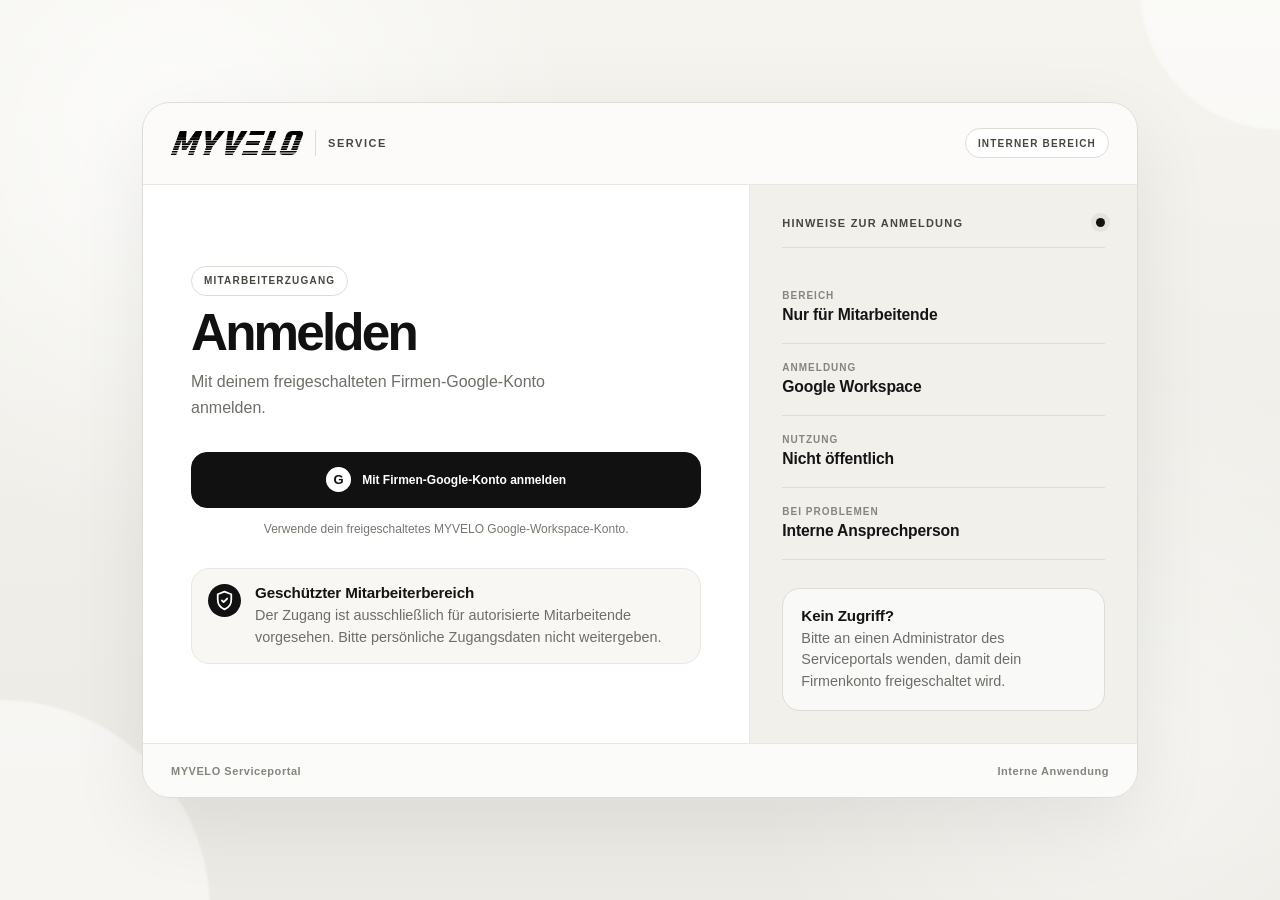
<file: index.html>
<!doctype html>
<html lang="de" class="auth-pending employee-booting">
<head>
  <meta charset="utf-8">
  <meta name="viewport" content="width=device-width, initial-scale=1, viewport-fit=cover">
    <meta http-equiv="Content-Security-Policy" content="default-src 'self'; script-src 'self'; style-src 'self' 'unsafe-inline'; img-src 'self' data: blob: https://*.googleusercontent.com; connect-src 'self' https://myvelo-service.red-dawn-bec6.workers.dev https://*.myvelo.de; object-src 'none'; base-uri 'self'; form-action 'self'; frame-src 'none'; worker-src 'self' blob:; upgrade-insecure-requests">
  <meta name="referrer" content="no-referrer">
<title>MYVELO Service · Servicevorgänge</title>
  <link rel="icon" href="assets/brand/favicon.png?v=7.15.34" type="image/png">
<link rel="stylesheet" href="assets/css/app.css?v=7.15.24">
  <link rel="stylesheet" href="assets/css/employee-apple.css?v=7.15.51">
  <script src="assets/js/auth-guard-oauth.js?v=7.15.44"></script>
  <script src="assets/js/security-bootstrap.js?v=7.10.6"></script>
  <script src="portal-config.js?v=7.15.1"></script>
  <script src="assets/js/employee-preferences.js?v=7.15.39"></script>
</head>
<body class="flow-employee">

  <div class="flow-shell">
    <aside class="flow-sidebar" id="flowSidebar">
      <div class="flow-brand">
        <img class="brand-logo-image brand-logo-image--sidebar" src="assets/brand/myvelo-logo.png?v=7.0" width="118" height="22" alt="MYVELO" data-hide-on-error>
        <span class="flow-brand-sub">SERVICE</span>
      </div>

      <nav class="flow-nav">
        <div class="flow-nav-group">
          <div class="flow-nav-item flow-nav-item--parent">
            <span class="flow-nav-dot"></span>
            <span>Vorgänge</span>
          </div>
          <div class="flow-nav-sub">
            <button class="flow-nav-subitem is-active" data-work-view="active" type="button">
              <span>Aktiv</span>
              <small id="sidebar-active-count">0</small>
            </button>
            <button class="flow-nav-subitem" data-work-view="archive" type="button">
              <span>Archiv</span>
              <small id="sidebar-archive-count">0</small>
            </button>
          </div>
        </div>
        <button class="flow-nav-item" id="sidebarNewCase" type="button">
          <span class="flow-nav-plus" aria-hidden="true"></span>
          <span>Neu</span>
        </button>
      </nav>

      <div class="flow-sidebar-spacer"></div>

      <a class="flow-nav-item" href="users.html" data-admin-only hidden>
        <span class="flow-nav-users" aria-hidden="true"><svg viewBox="0 0 24 24"><path d="M9 11a4 4 0 1 0 0-8 4 4 0 0 0 0 8ZM3 21v-2.2A4.8 4.8 0 0 1 7.8 14h2.4a4.8 4.8 0 0 1 4.8 4.8V21M17 9a3 3 0 1 0 0-6M17 14h.8a4.2 4.2 0 0 1 4.2 4.2V21"/></svg></span>
        <span>Benutzer</span>
      </a>
      <a class="flow-nav-item" href="profile.html">
        <span class="flow-nav-person" aria-hidden="true" data-current-user-initials>MA</span>
        <span data-current-user-name>Mitarbeiter</span>
      </a>
      <button class="flow-nav-item" id="logout-button" type="button">
        <span class="flow-nav-dot flow-nav-dot--muted"></span>
        <span>Abmelden</span>
      </button>
    </aside>

    <div class="flow-main">
      <header class="flow-topbar">
        <div class="flow-topbar-left">
          <button class="flow-burger" id="mobileMenuButton" type="button" aria-label="Menü">
            <span></span><span></span><span></span>
          </button>
          <div>
            <strong>Übersicht</strong>
          </div>
        </div>

        <div class="flow-global-search" id="global-case-search" role="search">
          <div class="flow-global-search__field">
            <svg viewBox="0 0 20 20" aria-hidden="true" focusable="false"><circle cx="8.5" cy="8.5" r="5.25"></circle><path d="m12.4 12.4 4.1 4.1"></path></svg>
            <input id="global-case-search-input" type="text" autocomplete="off" spellcheck="false" placeholder="Vorgänge durchsuchen …" aria-label="Vorgänge global durchsuchen" aria-controls="global-case-search-results" aria-expanded="false">
            <span class="flow-global-search__shortcut" id="global-case-search-shortcut" aria-hidden="true">⌘ K</span>
            <button class="flow-global-search__clear" id="global-case-search-clear" type="button" aria-label="Suche löschen" hidden>
              <svg viewBox="0 0 20 20" aria-hidden="true" focusable="false"><path d="M5.25 5.25 14.75 14.75M14.75 5.25 5.25 14.75"></path></svg>
            </button>
          </div>
          <div class="flow-global-search__popover" id="global-case-search-results" hidden>
            <div class="flow-global-search__state" id="global-case-search-state">Mindestens 2 Zeichen eingeben.</div>
            <div class="flow-global-search__list" id="global-case-search-list"></div>
            <div class="flow-global-search__footer" id="global-case-search-footer" hidden></div>
          </div>
        </div>

        <div class="flow-topbar-actions">
          <button class="flow-action secondary" id="reload" type="button">Aktualisieren</button>
          <button class="flow-action primary" id="newCaseButton" type="button">＋ Neuer Fall</button>
        </div>
      </header>

      <main class="flow-workspace">
        <section class="flow-data-surface is-loading" id="employee-data-surface" aria-label="Servicevorgänge">
          <div class="employee-dashboard-loader" id="employee-dashboard-loader" role="status" aria-live="polite">
            <div class="employee-dashboard-loader__inner">
              <span class="employee-dashboard-loader__mark" aria-hidden="true"></span>
              <div>
                <strong>Vorgänge werden geladen</strong>
                <span>Die aktuelle Übersicht wird synchronisiert.</span>
              </div>
            </div>
          </div>

          <div class="flow-dashboard-sentinel" id="dashboard-filter-sentinel" aria-hidden="true"></div>

          <section class="flow-dashboard-section" aria-label="Arbeitsstatus">
            <div class="flow-section-heading">
              <div>
                <strong>Arbeitsstatus</strong>
                <span>Vorgänge nach aktuellem Bearbeitungsstand filtern</span>
              </div>
            </div>

            <section class="flow-dashboard" id="active-dashboard" aria-label="Statusfilter">
            <button class="flow-dashboard-card is-active" type="button" data-status-filter="all">
              <span>Aktiv gesamt</span>
              <strong id="stat-total">0</strong>
              <small>Alle offenen Vorgänge</small>
            </button>

            <button class="flow-dashboard-card status-waiting" type="button" data-status-filter="waiting_customer">
              <span>Kundenfreigabe</span>
              <strong id="stat-waiting">0</strong>
              <small>Wartet auf Bestätigung</small>
            </button>

            <button class="flow-dashboard-card status-confirmed" type="button" data-status-filter="customer_confirmed">
              <span>Bestätigt</span>
              <strong id="stat-confirmed">0</strong>
              <small>Interner Status offen</small>
            </button>

            <button class="flow-dashboard-card status-arrived" type="button" data-status-filter="arrived">
              <span>Eingang</span>
              <strong id="stat-arrived">0</strong>
              <small>Bei MYVELO angekommen</small>
            </button>

            <button class="flow-dashboard-card status-progress" type="button" data-status-filter="in_progress">
              <span>Werkstatt</span>
              <strong id="stat-progress">0</strong>
              <small>Aktuell in Bearbeitung</small>
            </button>
            </section>
          </section>

          <section class="flow-panel flow-case-panel">
            <div class="flow-panel-head">
              <div>
                <strong>Vorgänge</strong>
                <span id="case-list-subtitle">Aktive Servicevorgänge</span>
              </div>
              <span class="flow-panel-head__hint">Zum Öffnen auswählen</span>
            </div>

            <div class="flow-case-table-head" aria-hidden="true">
              <span>Kunde / Referenz</span>
              <span>Vorgang</span>
              <span>Artikel</span>
              <span>Status</span>
              <span></span>
            </div>
            <div class="flow-case-list" id="case-rows"></div>

            <nav class="flow-pagination" id="case-pagination" aria-label="Seitennavigation der Vorgänge">
              <div class="flow-pagination__meta">
                <strong id="case-page-state">Seite 1 von 1</strong>
                <span id="case-page-count">0 Vorgänge · maximal 15 pro Seite</span>
              </div>
              <div class="flow-pagination__controls">
                <button class="flow-pagination__arrow" id="case-page-prev" type="button" aria-label="Vorherige Seite" disabled>
                  <svg viewBox="0 0 20 20" aria-hidden="true" focusable="false"><path d="M12.75 4.75 7.5 10l5.25 5.25"/></svg>
                </button>
                <div class="flow-pagination__pages" id="case-page-buttons" aria-label="Seiten"></div>
                <button class="flow-pagination__arrow" id="case-page-next" type="button" aria-label="Nächste Seite" disabled>
                  <svg viewBox="0 0 20 20" aria-hidden="true" focusable="false"><path d="M7.25 4.75 12.5 10l-5.25 5.25"/></svg>
                </button>
              </div>
            </nav>
          </section>

          <div class="flow-dashboard-morph-compensator" id="dashboard-morph-compensator" aria-hidden="true"></div>
        </section>
      </main>
    </div>
  </div>

  <div class="flow-backdrop" id="flowBackdrop"></div>

  <dialog class="flow-dialog" id="newCaseDialog">
    <form id="create-form">
      <div class="flow-dialog-head">
        <div>
          <span>Neuer Servicevorgang</span>
          <strong>Art auswählen und anlegen</strong>
        </div>
        <button class="flow-close" id="closeDialogButton" type="button" aria-label="Dialog schließen"><svg class="flow-ui-icon" viewBox="0 0 20 20" aria-hidden="true"><path d="M5.25 5.25 14.75 14.75M14.75 5.25 5.25 14.75"/></svg></button>
      </div>

      <div class="flow-create-layout">
        <fieldset class="flow-case-type-picker" id="create-case-type-picker">
          <legend>Worum geht es? *</legend>
          <div class="flow-case-type-grid">
            <label class="flow-case-type-option">
              <input type="radio" name="case_type" value="return" required>
              <span><strong>Rückgabe</strong><small>Artikel wird zurückgegeben</small></span>
            </label>
            <label class="flow-case-type-option">
              <input type="radio" name="case_type" value="exchange" required>
              <span><strong>Tausch</strong><small>Austausch eines Artikels</small></span>
            </label>
            <label class="flow-case-type-option">
              <input type="radio" name="case_type" value="repair" required>
              <span><strong>Reparatur</strong><small>Reparaturauftrag bearbeiten</small></span>
            </label>
            <label class="flow-case-type-option">
              <input type="radio" name="case_type" value="warranty" required>
              <span><strong>Garantiefall</strong><small>Garantieprüfung und Service</small></span>
            </label>
          </div>
        </fieldset>

        <div class="flow-create-pair">
          <label class="flow-shopify-reference-field">
            <span>Shopify-Auftragsnummer *</span>
            <input name="shopify_ref" required placeholder="#4832" autocomplete="off">
            <small>Die Shopify-Auftragsnummer ist die reguläre Referenz im Serviceportal.</small>
          </label>

          <label>
            <span>Kundenname *</span>
            <input name="customer_name" required placeholder="Vor- und Nachname">
          </label>
        </div>

        <label class="flow-internal-reference-exception" id="internal-reference-exception">
          <input type="checkbox" name="use_internal_reference" value="1">
          <span class="flow-internal-reference-exception__check" aria-hidden="true"></span>
          <span>
            <strong>Keine Shopify-Auftragsnummer vorhanden</strong>
            <small>Nur für Ausnahmefälle. Dann wird die interne Service-Referenz als Ersatz verwendet.</small>
          </span>
        </label>

<div class="flow-create-pair">
          <label>
            <span>Gegenstand</span>
            <select name="item_type" id="create-item-type">
              <option value="bike">Fahrrad</option>
              <option value="battery">Akku</option>
            </select>
          </label>

          <label class="flow-model-quick-field">
            <span id="create-model-label">Modell</span>
            <input type="hidden" name="bike_model">
            <button id="create-model-trigger" class="flow-model-trigger" type="button">
              <span class="flow-model-trigger__value">Modell auswählen</span>
              <svg class="flow-ui-icon flow-model-trigger__arrow" viewBox="0 0 20 20" aria-hidden="true"><path d="M7.25 4.75 12.5 10l-5.25 5.25"/></svg>
            </button>
          </label>
        </div>

        <label class="flow-block-field">
          <span id="create-case-subject-label">Betreff</span>
          <input name="case_subject" id="create-case-subject" maxlength="180" placeholder="Kurzbeschreibung">
        </label>

        <div class="flow-create-pair flow-create-pair--switches">
          <label class="flow-inline-control flow-inline-control--switch">
            <span>
              <strong>Ladegerät</strong>
              <small>mitgeben</small>
            </span>
            <span class="flow-switch">
              <input type="checkbox" name="required_charger">
              <span class="flow-switch__track">
                <span class="flow-switch__thumb"></span>
              </span>
            </span>
          </label>

          <label class="flow-inline-control flow-inline-control--switch">
            <span>
              <strong>Schlüssel</strong>
              <small>mitgeben</small>
            </span>
            <span class="flow-switch">
              <input type="checkbox" name="required_keys">
              <span class="flow-switch__track">
                <span class="flow-switch__thumb"></span>
              </span>
            </span>
          </label>
        </div>
      </div>

      <details class="flow-details">
        <summary>Weitere Angaben <span>optional</span></summary>
        <div class="flow-details-body">
          <div class="flow-create-grid">
<label>
              <span>Farbe</span>
              <input name="bike_color">
            </label>
            <label id="create-service-choice-field" class="hidden">
              <span id="create-service-choice-label">Zusatzleistung</span>
              <select name="service_choice" id="create-service-choice">
                <option value="">Keine Vorauswahl</option>
                <option value="none">Keine Zusatzleistung</option>
                <option value="inspection">Inspektion</option>
                <option value="inspection_wear">Inspektion + Verschleißteile</option>
              </select>
            </label>
            <div class="flow-price-settings span-2 hidden" id="create-price-settings">
              <label>
                <span>Preis im Kundenportal</span>
                <select name="service_price_mode" id="create-service-price-mode">
                  <option value="hidden">Keinen Preis anzeigen</option>
                  <option value="known">Bekannten Preis anzeigen</option>
                </select>
              </label>
              <label class="hidden" id="create-service-price-amount-field">
                <span>Bekannter Preis in €</span>
                <input name="service_price_eur" inputmode="decimal" pattern="[0-9]+([,.][0-9]{1,2})?" placeholder="0,00">
              </label>
            </div>
            <label class="span-2">
              <span>Hinweis an uns</span>
              <textarea name="customer_note" maxlength="180"></textarea>
            </label>
            
          </div>
        </div>
      </details>

      <div class="flow-dialog-actions">
        <button class="flow-action secondary" id="cancelDialogButton" type="button">Abbrechen</button>
        <button class="flow-action primary" type="submit">Kundenlink erstellen</button>
      </div>
    </form>
  </dialog>

  <dialog class="flow-dialog flow-dialog--access" id="linkDialog">
    <div class="flow-dialog-head">
      <div>
        <span>Fertig</span>
        <strong>Kundenzugang erstellt</strong>
      </div>
      <button class="flow-close" id="closeCreatedLinkDialog" type="button" aria-label="Dialog schließen"><svg class="flow-ui-icon" viewBox="0 0 20 20" aria-hidden="true"><path d="M5.25 5.25 14.75 14.75M14.75 5.25 5.25 14.75"/></svg></button>
    </div>
    <div class="flow-access-dialog-body">
      <label>
        <span>Kundenlink</span>
        <input class="flow-copy-input" id="createdLink" readonly>
      </label>
      <div class="flow-access-code-row">
        <span>Verifizierungscode</span>
        <strong id="createdVerificationCode">••••••</strong>
      </div>
      <p>Link und Code getrennt an den Kunden weitergeben. Der Link allein reicht nicht zur Anmeldung.</p>
    </div>
    <div class="flow-dialog-actions">
      <button class="flow-action secondary" id="openCreatedCase" type="button">Vorgang öffnen</button>
      <button class="flow-action secondary" id="openCreatedLink" type="button">Kundenansicht</button>
      <button class="flow-action secondary" id="copyCreatedCode" type="button">Code kopieren</button>
      <button class="flow-action primary" id="copyCreatedLink" type="button">Link kopieren</button>
    </div>
  </dialog>

  <script type="module" src="assets/js/admin.js?v=7.15.50"></script>
  <script type="module" src="assets/js/global-case-search.js?v=7.15.50"></script>
  <script src="assets/js/legal-navigation.js?v=7.15.38"></script>
  <script type="module" src="assets/js/employee-user-context.js?v=7.15.45"></script>
</body>
</html>
</file>
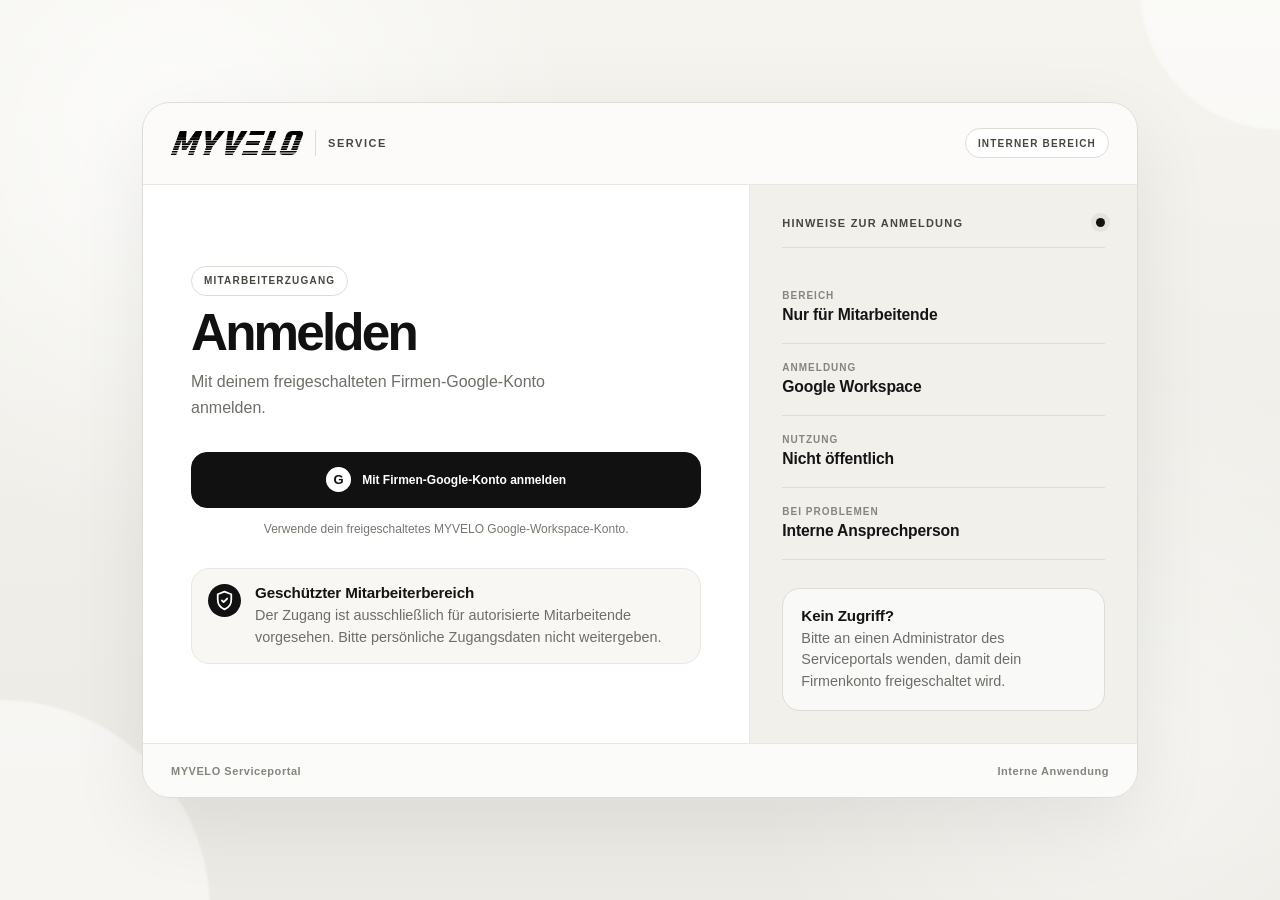
<file: case.html>
<!doctype html>
<html lang="de" class="auth-pending employee-content-loading">
<head>
  <meta charset="utf-8">
  <meta name="viewport" content="width=device-width, initial-scale=1, viewport-fit=cover">
    <meta http-equiv="Content-Security-Policy" content="default-src 'self'; script-src 'self'; style-src 'self' 'unsafe-inline'; img-src 'self' data: blob: https://*.googleusercontent.com; connect-src 'self' https://myvelo-service.red-dawn-bec6.workers.dev https://*.myvelo.de; object-src 'none'; base-uri 'self'; form-action 'self'; frame-src 'none'; worker-src 'self' blob:; upgrade-insecure-requests">
  <meta name="referrer" content="no-referrer">
<title>Vorgang · MYVELO Service</title>
  <link rel="icon" href="assets/brand/favicon.png?v=7.15.34" type="image/png">
  <link rel="stylesheet" href="assets/css/app.css?v=7.15.32">
  <link rel="stylesheet" href="assets/css/employee-apple.css?v=7.15.45">
  <script src="assets/js/auth-guard-oauth.js?v=7.15.44"></script>
  <script src="assets/js/security-bootstrap.js?v=7.10.6"></script>


  <script src="portal-config.js?v=7.15.1"></script>
  <script src="assets/js/employee-preferences.js?v=7.15.39"></script>
</head>
<body class="flow-employee">

  <div class="flow-shell">
    <aside class="flow-sidebar" id="flowSidebar">
      <div class="flow-brand">
        <img class="brand-logo-image brand-logo-image--sidebar" src="assets/brand/myvelo-logo.png?v=7.0" width="118" height="22" alt="MYVELO" data-hide-on-error>
        <span class="flow-brand-sub">SERVICE</span>
      </div>
      <nav class="flow-nav">
        <div class="flow-nav-group">
          <a class="flow-nav-item flow-nav-item--parent" href="index.html">
            <span class="flow-nav-dot"></span>
            <span>Vorgänge</span>
          </a>
          <div class="flow-nav-sub">
            <a class="flow-nav-subitem" href="index.html?view=active">
              <span>Aktiv</span>
            </a>
            <a class="flow-nav-subitem" href="index.html?view=archive">
              <span>Archiv</span>
            </a>
          </div>
        </div>
        <a class="flow-nav-item is-active" href="#">
          <span class="flow-nav-dot"></span>
          <span id="sidebarCaseRef">Aktuell</span>
        </a>
      </nav>
      <div class="flow-sidebar-spacer"></div>
      <a class="flow-nav-item" href="users.html" data-admin-only hidden>
        <span class="flow-nav-users" aria-hidden="true"><svg viewBox="0 0 24 24"><path d="M9 11a4 4 0 1 0 0-8 4 4 0 0 0 0 8ZM3 21v-2.2A4.8 4.8 0 0 1 7.8 14h2.4a4.8 4.8 0 0 1 4.8 4.8V21M17 9a3 3 0 1 0 0-6M17 14h.8a4.2 4.2 0 0 1 4.2 4.2V21"/></svg></span>
        <span>Benutzer</span>
      </a>
      <a class="flow-nav-item" href="profile.html">
        <span class="flow-nav-person" aria-hidden="true" data-current-user-initials>MA</span>
        <span data-current-user-name>Mitarbeiter</span>
      </a>
      <button class="flow-nav-item" id="logout-button" type="button">
        <span class="flow-nav-dot flow-nav-dot--muted"></span>
        <span>Abmelden</span>
      </button>
    </aside>

    <div class="flow-main">
      <header class="flow-topbar">
        <div class="flow-topbar-left">
          <button class="flow-burger" id="mobileMenuButton" type="button" aria-label="Menü">
            <span></span><span></span><span></span>
          </button>
          <a class="flow-back-button" href="index.html" aria-label="Zurück zu den Vorgängen">
            <svg class="flow-ui-icon" viewBox="0 0 20 20" aria-hidden="true" focusable="false"><path d="M11.75 4.75 6.5 10l5.25 5.25"/></svg>
          </a>
          <div>
            <strong id="case-title">–</strong>
            <span id="case-type-label">Servicevorgang</span>
          </div>
        </div>
      </header>

      <main class="flow-workspace flow-workspace--detail">
        <div class="flow-detail-loading-layer" id="flow-detail-loading-layer">
          <div class="app-boot-loader" id="app-boot-loader" role="status" aria-live="polite">
            <div class="app-boot-loader__inner">
              <span class="app-boot-loader__mark" aria-hidden="true"></span>
              <div class="app-boot-loader__copy">
                <strong id="app-boot-loader-title">Vorgang wird geladen</strong>
                <span id="app-boot-loader-text">Einen Moment, die Ansicht wird vorbereitet.</span>
              </div>
            </div>
          </div>
        </div>
        
        <section class="flow-status-panel">
          <div class="flow-status-panel__copy">
            <span>Bearbeitungsstatus</span>
            <strong id="service-status-label">Wartet auf Kunde</strong>
          </div>

          <div class="flow-status-dropdown" id="service-status-dropdown">
            <button id="service-status-trigger" class="flow-status-trigger" type="button"
              aria-haspopup="listbox" aria-expanded="false" disabled>
              <span id="service-status-trigger-text">Erst nach Kundenbestätigung</span>
              <svg class="flow-ui-icon flow-status-trigger-arrow" viewBox="0 0 20 20" aria-hidden="true" focusable="false"><path d="m5.25 7.5 4.75 4.75 4.75-4.75"/></svg>
            </button>
            <div class="flow-status-menu hidden" id="service-status-menu" role="listbox">
              <button type="button" role="option" data-internal-stage="received"><span class="flow-status-menu-dot"></span><span><strong>Eingegangen</strong><small>Fahrrad oder Akku wurde übernommen</small></span></button>
              <button type="button" role="option" data-internal-stage="diagnosis"><span class="flow-status-menu-dot"></span><span><strong>Prüfung / Diagnose</strong><small>Fehlerbild und Umfang werden geprüft</small></span></button>
              <button type="button" role="option" data-internal-stage="waiting_parts"><span class="flow-status-menu-dot"></span><span><strong>Wartet auf Teile</strong><small>Bearbeitung pausiert bis Material verfügbar ist</small></span></button>
              <button type="button" role="option" data-internal-stage="work_in_progress"><span class="flow-status-menu-dot"></span><span><strong>In Bearbeitung</strong><small>Arbeiten werden aktuell ausgeführt</small></span></button>
              <button type="button" role="option" data-internal-stage="quality_check"><span class="flow-status-menu-dot"></span><span><strong>Qualitätsprüfung</strong><small>Abschlusskontrolle vor Freigabe</small></span></button>
              <button type="button" role="option" data-internal-stage="ready_for_handover"><span class="flow-status-menu-dot"></span><span><strong>Abholbereit / Versandbereit</strong><small>Intern fertig und bereit zur Übergabe</small></span></button>
              <button type="button" role="option" data-internal-stage="completed"><span class="flow-status-menu-dot"></span><span><strong>Abgeschlossen</strong><small>Vorgang vollständig beendet</small></span></button>
            </div>
          </div>
          <div class="flow-stage-progress" id="internal-stage-progress" aria-label="Interner Fortschritt">
            <span class="flow-stage-progress__bar"><span id="internal-stage-progress-bar"></span></span>
            <small id="internal-stage-progress-copy">Kundenbestätigung ausstehend</small>
          </div>
        </section>

        <section class="flow-case-toolbar" aria-label="Vorgangsaktionen">
          <div class="flow-case-toolbar__primary">
            <button id="save" class="flow-action primary" type="submit" form="case-form"><svg class="flow-ui-icon" viewBox="0 0 20 20" aria-hidden="true"><path d="m4.75 10.25 3.15 3.15 7.35-7.35"/></svg><span>Speichern</span></button>
          </div>
          <div class="flow-case-toolbar__secondary">
            <button id="customer-link-button" class="flow-action secondary" type="button"><svg class="flow-ui-icon" viewBox="0 0 20 20" aria-hidden="true"><path d="M8.1 11.9 11.9 8.1M7.1 6.2l1.4-1.4a3.1 3.1 0 0 1 4.4 4.4l-1.35 1.35M12.9 13.8l-1.4 1.4a3.1 3.1 0 0 1-4.4-4.4l1.35-1.35"/></svg><span>Kundenlink</span></button>
            <a id="customer-preview" class="flow-action secondary"><svg class="flow-ui-icon" viewBox="0 0 20 20" aria-hidden="true"><path d="M2.75 10s2.6-4.4 7.25-4.4S17.25 10 17.25 10 14.65 14.4 10 14.4 2.75 10 2.75 10Z"/><circle cx="10" cy="10" r="2.1"/></svg><span>Kundenansicht</span></a>
            <a id="internal-print" class="flow-action secondary" href="#"><svg class="flow-ui-icon" viewBox="0 0 20 20" aria-hidden="true"><path d="M5 2.75h6l4 4v10.5H5zM11 2.75v4h4M7.5 11h5M7.5 13.75h5"/></svg><span>PDF exportieren</span></a>
            <div class="flow-more-menu">
              <button id="case-more-trigger" class="flow-action secondary flow-more-trigger" type="button" aria-expanded="false">
                <span>Mehr</span><svg class="flow-ui-icon" viewBox="0 0 20 20" aria-hidden="true"><path d="m5.25 7.5 4.75 4.75 4.75-4.75"/></svg>
              </button>
              <div id="case-more-menu" class="flow-more-popover hidden">
                <button id="delete-case" class="flow-more-danger" type="button">Vorgang löschen</button>
              </div>
            </div>
          </div>
        </section>

        <section id="employee-frozen-view" class="flow-frozen-view hidden" aria-labelledby="employee-frozen-title">
          <div class="flow-frozen-hero">
            <div>
              <span class="flow-frozen-kicker">BESTÄTIGT · KUNDENSTAND</span>
              <h2 id="employee-frozen-title">Bestätigter Vorgang</h2>
              <p>Der vom Kunden bestätigte Stand ist gesperrt. Die Arbeitsdokumentation kann darunter weitergeführt werden.</p>
            </div>
            <div class="flow-frozen-seal" aria-hidden="true">
              <svg class="flow-ui-icon" viewBox="0 0 20 20" focusable="false"><path d="m4.75 10.25 3.15 3.15 7.35-7.35"/></svg>
            </div>
          </div>

          <div class="flow-frozen-grid">
            <article class="flow-frozen-card">
              <span class="flow-frozen-label">Kunde</span>
              <strong id="frozen-employee-customer">–</strong>
              <small id="frozen-employee-model">–</small>
            </article>

            <article class="flow-frozen-card">
              <span class="flow-frozen-label" id="frozen-employee-type-label">Vorgang</span>
              <strong id="frozen-employee-subject">–</strong>
              <small id="frozen-employee-item">–</small>
            </article>

            <article class="flow-frozen-card">
              <span class="flow-frozen-label">Mitgeben</span>
              <strong id="frozen-employee-delivery">–</strong>
              <small>Bestätigter Lieferumfang</small>
            </article>

            <article class="flow-frozen-card" id="frozen-employee-service-card">
              <span class="flow-frozen-label" id="frozen-employee-service-label">Zusatzauftrag</span>
              <strong id="frozen-employee-service">–</strong>
              <small id="frozen-employee-service-note">–</small>
            </article>

            <article class="flow-frozen-card flow-frozen-card--wide">
              <span class="flow-frozen-label">Hinweis des Kunden</span>
              <p id="frozen-employee-note">Kein Hinweis hinterlegt.</p>
            </article>

            <article class="flow-frozen-card flow-frozen-card--wide flow-frozen-confirmation">
              <div>
                <span class="flow-frozen-label">Bestätigung</span>
                <strong id="frozen-employee-confirmed-at">–</strong>
              </div>
              <span class="flow-frozen-lock">Inhalt gesperrt</span>
            </article>
          </div>
        </section>

        <form id="service-report-form" class="flow-detail-grid flow-service-report hidden" aria-labelledby="service-report-title">
          <section class="flow-panel span-2 flow-report-panel flow-report-overview">
            <div class="flow-report-hero">
              <div class="flow-report-hero__lead">
                <span class="flow-report-hero__icon" aria-hidden="true">
                  <svg viewBox="0 0 24 24"><path d="M7.5 3.75h6.9l3.6 3.6v12.9H7.5z"/><path d="M14.25 3.75v4.1H18"/><path d="M10 12h5.5M10 15.5h5.5"/></svg>
                </span>
                <div>
                  <strong id="service-report-title">Arbeitsdokumentation</strong>
                  <span>Ergänzt den bestätigten Kundenstand um die tatsächliche Werkstattarbeit.</span>
                </div>
              </div>
              <span class="flow-report-state" id="service-report-state">Noch nicht dokumentiert</span>
            </div>

            <div class="flow-report-copy-grid">
              <label class="flow-report-editor-card">
                <span class="flow-report-editor-card__head">
                  <span class="flow-report-step">1</span>
                  <span>
                    <strong>Durchgeführte Arbeiten</strong>
                    <small>Prüfung, Reparatur, Austausch oder Einstellung</small>
                  </span>
                </span>
                <textarea name="work_performed" rows="6" maxlength="420" placeholder="Beschreibe nachvollziehbar, was am Fahrzeug geprüft oder durchgeführt wurde …"></textarea>
                <small class="flow-pdf-limit">Max. 420 Zeichen · für einseitigen Ausdruck optimiert</small>
              </label>

              <label class="flow-report-editor-card">
                <span class="flow-report-editor-card__head">
                  <span class="flow-report-step">2</span>
                  <span>
                    <strong>Ergebnis / Abschluss</strong>
                    <small>Funktionsprüfung, Probefahrt und Übergabezustand</small>
                  </span>
                </span>
                <textarea name="work_result" rows="6" maxlength="260" placeholder="Dokumentiere das Ergebnis und den Zustand nach Abschluss der Arbeiten …"></textarea>
                <small class="flow-pdf-limit">Max. 260 Zeichen</small>
              </label>
            </div>
          </section>

          <section class="flow-panel span-2 flow-battery-report-panel">
            <div class="flow-battery-report-head">
              <div class="flow-battery-report-head__lead">
                <span class="flow-battery-icon" aria-hidden="true">
                  <svg viewBox="0 0 24 24"><rect x="3.5" y="7" width="15.5" height="10" rx="2"/><path d="M19 10h1.5v4H19"/><path d="m11.8 9.5-2.5 3.15h2.05l-.95 2.85 3.15-3.8h-2.1z"/></svg>
                </span>
                <div>
                  <strong>Akkutest</strong>
                  <span>Optional · nur tatsächlich vorliegende Messwerte dokumentieren</span>
                </div>
              </div>

              <label class="flow-battery-test-toggle" for="battery-test-enabled">
                <span class="flow-battery-test-toggle__copy">
                  <strong>Messung hinzufügen</strong>
                  <small>Akkudaten im Arbeitsbericht ergänzen</small>
                </span>
                <span class="flow-switch">
                  <input type="checkbox" name="battery_test_enabled" id="battery-test-enabled">
                  <span class="flow-switch__track"><span class="flow-switch__thumb"></span></span>
                </span>
              </label>
            </div>

            <div class="flow-battery-test-fields hidden" id="battery-test-fields">
              <div class="flow-battery-metric-grid">
                <label class="flow-battery-metric-card"><span>Nennkapazität</span><span class="flow-battery-input-wrap"><input name="battery_test_nominal_wh" type="number" min="0" max="5000" step="0.1" inputmode="decimal" placeholder="625"><em>Wh</em></span></label>
                <label class="flow-battery-metric-card"><span>Gemessene Kapazität</span><span class="flow-battery-input-wrap"><input name="battery_test_measured_wh" type="number" min="0" max="5000" step="0.1" inputmode="decimal" placeholder="548"><em>Wh</em></span></label>
                <label class="flow-battery-metric-card"><span>SOH / Restkapazität</span><span class="flow-battery-input-wrap"><input name="battery_test_soh_percent" type="number" min="0" max="200" step="0.1" inputmode="decimal" placeholder="87,7"><em>%</em></span></label>
                <label class="flow-battery-metric-card"><span>Spannung</span><span class="flow-battery-input-wrap"><input name="battery_test_voltage_v" type="number" min="0" max="200" step="0.01" inputmode="decimal" placeholder="41,6"><em>V</em></span></label>
                <label class="flow-battery-metric-card"><span>Ladezyklen</span><span class="flow-battery-input-wrap"><input name="battery_test_cycles" type="number" min="0" max="1000000" step="1" inputmode="numeric" placeholder="132"><em>Zyklen</em></span></label>
                <label class="flow-battery-metric-card flow-battery-status-card"><span>Bewertung</span>
                  <select name="battery_test_status">
                    <option value="">Keine Bewertung</option>
                    <option value="ok">In Ordnung</option>
                    <option value="limited">Eingeschränkt</option>
                    <option value="attention">Auffällig / prüfen</option>
                  </select>
                </label>
              </div>

              <label class="flow-battery-note-card">
                <span class="flow-battery-note-card__head">
                  <strong>Messhinweis / Diagnose</strong>
                  <small>Testbedingungen, Auffälligkeiten oder ergänzende Bewertung</small>
                </span>
                <textarea name="battery_test_note" rows="4" maxlength="140" placeholder="Optionaler Hinweis zur Messung …"></textarea>
                <small class="flow-pdf-limit">Max. 140 Zeichen</small>
              </label>
            </div>
          </section>

          <div class="flow-report-actions span-2">
            <div class="flow-report-actions__copy">
              <strong>Arbeitsbericht</strong>
              <span>Die Kundenbestätigung bleibt unverändert. Gespeichert wird nur die nachgelagerte Werkstattdokumentation.</span>
            </div>
            <button id="report-save" class="flow-action primary" type="submit">
              <svg class="flow-ui-icon" viewBox="0 0 20 20" aria-hidden="true"><path d="m4.75 10.25 3.15 3.15 7.35-7.35"/></svg>
              <span>Dokumentation speichern</span>
            </button>
          </div>
        </form>

        <form id="case-form" class="flow-detail-grid">
          <section class="flow-panel">
            <div class="flow-panel-head">
              <div><strong>Vorgang</strong><span>Stammdaten</span></div>
            </div>

            <div class="flow-field-list">
              <label><span>Vorgangsart</span>
                <select name="case_type" id="case-type" disabled>
                  <option value="return">Rückgabe</option>
                  <option value="exchange">Tausch</option>
                  <option value="repair">Reparatur</option>
                  <option value="warranty">Garantiefall</option>
                </select>
              </label>
              <label><span>Kunde</span><input name="customer_name"></label>
              <label class="flow-model-quick-field">
                <span id="case-model-label">Modell</span>
                <input type="hidden" name="bike_model">
                <button id="case-model-trigger" class="flow-model-trigger" type="button">
                  <span class="flow-model-trigger__value">Modell auswählen</span>
                  <svg class="flow-ui-icon flow-model-trigger__arrow" viewBox="0 0 20 20" aria-hidden="true"><path d="M7.25 4.75 12.5 10l-5.25 5.25"/></svg>
                </button>
              </label>
              <label><span>Farbe</span><input name="bike_color"></label>
              <label><span>Gegenstand</span>
                <select name="item_type" id="case-item-type">
                  <option value="bike">Fahrrad</option>
                  <option value="battery">Akku</option>
                </select>
              </label>
            </div>

            <label class="flow-block-field">
              <span id="case-subject-label">Betreff</span>
              <input name="case_subject" id="case-subject" maxlength="180">
            </label>
          </section>

          <section class="flow-panel">
            <div class="flow-panel-head">
              <div><strong>Lieferumfang</strong><span>Für Kundenansicht</span></div>
            </div>

            <div class="flow-field-list">
              <label class="flow-field-switch-row">
              <span>Ladegerät</span>
              <span class="flow-switch">
                <input type="checkbox" name="required_charger">
                <span class="flow-switch__track"><span class="flow-switch__thumb"></span></span>
              </span>
            </label>
              <label class="flow-field-switch-row">
              <span>Schlüssel</span>
              <span class="flow-switch">
                <input type="checkbox" name="required_keys">
                <span class="flow-switch__track"><span class="flow-switch__thumb"></span></span>
              </span>
            </label>
            </div>
          </section>

          <section class="flow-panel span-2" id="case-service-panel">
            <div class="flow-panel-head">
              <div><strong id="case-service-heading">Zusatzauftrag</strong><span>Optional</span></div>
            </div>

            <div class="flow-create-grid">
              <label>
                <span id="case-service-label">Zusatzleistung</span>
                <select name="service_choice">
                  <option value="">Keine Vorauswahl</option>
                  <option value="none">Keine Zusatzleistung</option>
                  <option value="inspection">Inspektion</option>
                  <option value="inspection_wear">Inspektion + Verschleißteile</option>
                </select>
              </label>
            </div>
            <div class="flow-price-settings" id="case-price-settings">
              <label>
                <span>Preis im Kundenportal</span>
                <select name="service_price_mode" id="case-service-price-mode">
                  <option value="hidden">Keinen Preis anzeigen</option>
                  <option value="known">Bekannten Preis anzeigen</option>
                </select>
              </label>
              <label class="hidden" id="case-service-price-amount-field">
                <span>Bekannter Preis in €</span>
                <input name="service_price_eur" inputmode="decimal" pattern="[0-9]+([,.][0-9]{1,2})?" placeholder="0,00">
              </label>
            </div>
          </section>

          <section class="flow-panel span-2" id="case-note-panel">
            <div class="flow-panel-head">
              <div><strong>Hinweis des Kunden</strong><span>Für alle Vorgangsarten</span></div>
            </div>
            <label class="flow-block-field">
              <span>Hinweis an uns</span>
              <textarea name="customer_note" maxlength="180"></textarea>
            </label>
          </section>
        </form>
      </main>
    </div>
  </div>

  <div class="flow-backdrop" id="flowBackdrop"></div>


  <dialog class="flow-dialog flow-dialog--compact" id="customerLinkDialog">
    <div class="flow-dialog-head">
      <div>
        <span>Kundenlink</span>
        <strong>Link zum Servicefall</strong>
      </div>
      <button class="flow-close" id="closeCustomerLinkDialog" type="button" aria-label="Dialog schließen"><svg class="flow-ui-icon" viewBox="0 0 20 20" aria-hidden="true"><path d="M5.25 5.25 14.75 14.75M14.75 5.25 5.25 14.75"/></svg></button>
    </div>
    <div class="flow-delete-copy">
      <p id="customer-link-note">Dieser Link kann erneut kopiert oder geöffnet werden.</p>
      <label>
        <span>Kundenlink</span>
        <input id="customer-link-value" readonly>
      </label>

      <div class="flow-access-code-row" aria-label="Verifizierungscode">
        <span>6-stelliger Code</span>
        <strong id="customer-verification-code">••••••</strong>
      </div>
    </div>
    <div class="flow-dialog-actions">
      <button class="flow-action secondary" id="copyCustomerLink" type="button">Kopieren</button>
      <button class="flow-action secondary" id="copyCustomerCode" type="button">Code kopieren</button>
      <button class="flow-action primary" id="openCustomerLink" type="button">Öffnen</button>
    </div>
  </dialog>

  <dialog class="flow-dialog flow-dialog--compact" id="deleteCaseDialog">
    <div class="flow-dialog-head">
      <div>
        <span>Vorgang löschen</span>
        <strong>Unwiderrufliche Aktion</strong>
      </div>
      <button class="flow-close" id="closeDeleteCaseDialog" type="button" aria-label="Dialog schließen"><svg class="flow-ui-icon" viewBox="0 0 20 20" aria-hidden="true"><path d="M5.25 5.25 14.75 14.75M14.75 5.25 5.25 14.75"/></svg></button>
    </div>
    <div class="flow-delete-copy">
      <p>Der Servicefall und seine Ereignisse werden dauerhaft gelöscht. Ein Kundenlink zu diesem Fall funktioniert danach nicht mehr.</p>
      <label>
        <span id="delete-reference-label">Zur Bestätigung Auftragsnummer eingeben</span>
        <input id="delete-confirm-id" autocomplete="off" spellcheck="false">
      </label>
    </div>
    <div class="flow-dialog-actions">
      <button class="flow-action secondary" id="cancelDeleteCase" type="button">Abbrechen</button>
      <button class="flow-action danger" id="confirmDeleteCase" type="button" disabled>Endgültig löschen</button>
    </div>
  </dialog>

  <script type="module" src="assets/js/case-detail.js?v=7.15.32"></script>
  <script type="module" src="assets/js/internal-mobile.js?v=7.0"></script>
  <script src="assets/js/legal-navigation.js?v=7.15.38"></script>
  <script type="module" src="assets/js/employee-user-context.js?v=7.15.45"></script>
</body>
</html>
</file>
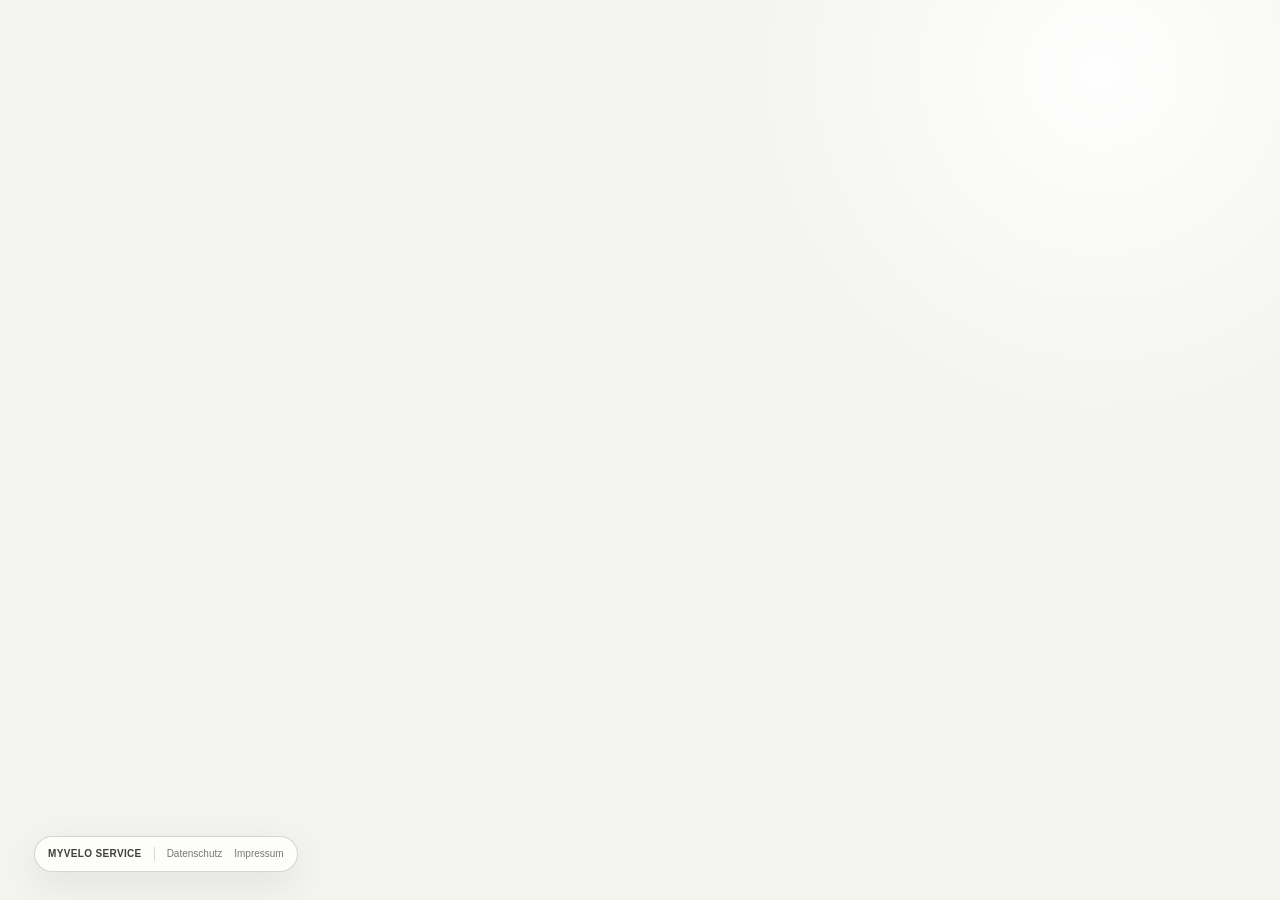
<file: customer.html>
<!doctype html>
<html lang="de" class="customer-pin-locked ui-loading">
<head>
  <meta charset="utf-8">
  <meta name="viewport" content="width=device-width, initial-scale=1, viewport-fit=cover">
    <meta http-equiv="Content-Security-Policy" content="default-src 'self'; script-src 'self'; style-src 'self' 'unsafe-inline'; img-src 'self' data: blob:; connect-src 'self' https://myvelo-service.red-dawn-bec6.workers.dev https://*.myvelo.de; object-src 'none'; base-uri 'self'; form-action 'self'; frame-src 'none'; worker-src 'self' blob:; upgrade-insecure-requests">
  <meta name="referrer" content="no-referrer">
<meta name="color-scheme" content="light">
  <title>Servicevorgang · MYVELO Service</title>
  <link rel="icon" href="assets/brand/favicon.png?v=7.15.34" type="image/png">
  <link rel="stylesheet" href="assets/css/app.css?v=7.15.24">
  <link rel="stylesheet" href="assets/css/customer-layout.css?v=7.15.8">
  <script src="assets/js/security-bootstrap.js?v=7.10.6"></script>

  <style>
    html.ui-loading,
    html.ui-loading body {
      min-height: 100%;
      overflow: hidden !important;
      background: #f4f4f1;
    }

    html.ui-loading body > :not(.app-boot-loader):not(.flow-banner-stack) {
      visibility: hidden !important;
      pointer-events: none !important;
    }

    .app-boot-loader {
      position: fixed;
      inset: 0;
      z-index: 30000;
      display: grid;
      place-items: center;
      padding: 24px;
      background: #f4f4f1;
      color: #111;
    }

    .app-boot-loader__inner {
      width: min(100%, 320px);
      display: grid;
      justify-items: center;
      gap: 18px;
      text-align: center;
    }

    .app-boot-loader__mark {
      width: 42px;
      height: 42px;
      border: 3px solid #d7d7d2;
      border-top-color: #111;
      border-radius: 50%;
      animation: app-boot-spin .8s linear infinite;
    }

    .app-boot-loader__copy {
      display: grid;
      gap: 5px;
    }

    .app-boot-loader__copy strong {
      font: 800 14px/1.2 Inter, Arial, sans-serif;
      letter-spacing: -.01em;
    }

    .app-boot-loader__copy span {
      color: #747470;
      font: 500 12px/1.45 Inter, Arial, sans-serif;
    }

    .app-boot-loader.is-error .app-boot-loader__mark {
      animation: none;
      border-color: #111;
      position: relative;
    }

    .app-boot-loader.is-error .app-boot-loader__mark::before,
    .app-boot-loader.is-error .app-boot-loader__mark::after {
      content: "";
      position: absolute;
      top: 18px;
      left: 8px;
      width: 20px;
      height: 2px;
      background: #111;
    }

    .app-boot-loader.is-error .app-boot-loader__mark::before {
      transform: rotate(45deg);
    }

    .app-boot-loader.is-error .app-boot-loader__mark::after {
      transform: rotate(-45deg);
    }

    @keyframes app-boot-spin {
      to { transform: rotate(360deg); }
    }

    @media (prefers-reduced-motion: reduce) {
      .app-boot-loader__mark {
        animation-duration: 1.8s;
      }
    }
  </style>

  <script src="portal-config.js?v=7.15.1"></script>
</head>
<body class="customer-bg customer-mobile-first customer-locked">

  <div class="app-boot-loader" id="app-boot-loader" role="status" aria-live="polite">
    <div class="app-boot-loader__inner">
      <span class="app-boot-loader__mark" aria-hidden="true"></span>
      <div class="app-boot-loader__copy">
        <strong id="app-boot-loader-title">Vorgang wird geladen</strong>
        <span id="app-boot-loader-text">Einen Moment, die Ansicht wird vorbereitet.</span>
      </div>
    </div>
  </div>


  <section class="customer-verification" id="customer-verification" aria-labelledby="verification-title">
    <div class="customer-verification__card">
      <img class="customer-verification__logo" src="assets/brand/myvelo-logo.png?v=7.0" alt="MYVELO" data-hide-on-error>
      <span class="customer-verification__kicker">SERVICE · VERIFIZIERUNG</span>
      <h1 id="verification-title">Code aus deiner E-Mail</h1>
      <p>Wir haben dir zusammen mit diesem Link einen sechsstelligen Code geschickt.</p>

      <form id="verification-form" class="customer-otp-form" novalidate>
        <label class="customer-otp-field" id="customer-otp-field">
          <span class="customer-otp-label">6-stelliger Code</span>

          <span class="customer-otp-shell" id="customer-otp-shell">
            <input
              id="verification-code"
              class="customer-otp-input"
              name="verification_code"
              type="text"
              inputmode="numeric"
              autocomplete="one-time-code"
              enterkeyhint="done"
              pattern="[0-9]{6}"
              maxlength="6"
              aria-label="6-stelliger Verifizierungscode"
              required
            >

            <span class="customer-otp-slots" id="customer-otp-slots" aria-hidden="true">
              <span class="customer-otp-slot" data-otp-index="0"><span class="customer-otp-digit"></span><span class="customer-otp-caret"></span></span>
              <span class="customer-otp-slot" data-otp-index="1"><span class="customer-otp-digit"></span><span class="customer-otp-caret"></span></span>
              <span class="customer-otp-slot" data-otp-index="2"><span class="customer-otp-digit"></span><span class="customer-otp-caret"></span></span>
              <span class="customer-otp-slot" data-otp-index="3"><span class="customer-otp-digit"></span><span class="customer-otp-caret"></span></span>
              <span class="customer-otp-slot" data-otp-index="4"><span class="customer-otp-digit"></span><span class="customer-otp-caret"></span></span>
              <span class="customer-otp-slot" data-otp-index="5"><span class="customer-otp-digit"></span><span class="customer-otp-caret"></span></span>
            </span>
          </span>

          <button class="customer-otp-paste" id="customer-otp-paste" type="button">
            Code einfügen
          </button>
        </label>

        <button class="button primary customer-otp-submit" id="verification-submit" type="submit">
          Vorgang öffnen
        </button>
      </form>
      <small>Der Link allein reicht nicht aus. Zusätzlich wird der sechsstellige Code benötigt.</small>
    </div>
  </section>

  <header class="customer-topbar customer-topbar--mobile">
    <div class="customer-topbar__inner">
      <a class="brand" href="" aria-label="Zurück zum Auftrag">
        <img class="brand-logo-image" src="assets/brand/myvelo-logo.png?v=7.0" width="132" height="25" alt="MYVELO" data-hide-on-error>
        <span class="brand-divider"></span>
        <span class="brand-section">SERVICE</span>
      </a>
    </div>
  </header>

  <main class="customer-mobile-shell">
    <section id="customer-frozen-view" class="customer-frozen-view hidden" aria-labelledby="customer-frozen-title" inert aria-hidden="true">
      <div class="customer-frozen-hero">
        <span class="customer-frozen-kicker" id="frozen-customer-kicker">SERVICE · BESTÄTIGT</span>
        <h1 id="customer-frozen-title">Dein Vorgang ist bestätigt.</h1>
        <p>Hier siehst du genau den Stand, den du bestätigt hast. Die Angaben können nicht mehr verändert werden.</p>

        <div class="customer-frozen-reference">
          <div>
            <span id="frozen-customer-reference-label">Auftrag</span>
            <strong id="frozen-customer-reference">–</strong>
          </div>
        </div>
      </div>

      <div class="customer-frozen-stack">
        <section class="customer-frozen-card">
          <span class="customer-frozen-number">01</span>
          <div>
            <small>Dein Vorgang</small>
            <h2 id="frozen-customer-subject">–</h2>
            <p id="frozen-customer-bike">–</p>
          </div>
        </section>

        <section class="customer-frozen-card">
          <span class="customer-frozen-number">02</span>
          <div>
            <small>Das wurde vereinbart mitzugeben</small>
            <h2 id="frozen-customer-delivery" class="customer-tag-list customer-tag-list--frozen">–</h2>
            <p>Dieser Lieferumfang wurde von dir bestätigt.</p>
          </div>
        </section>

        <section class="customer-frozen-card" id="frozen-customer-service-card">
          <span class="customer-frozen-number">03</span>
          <div>
            <small id="frozen-customer-service-label">Zusätzliche Arbeiten</small>
            <h2 id="frozen-customer-service">–</h2>
            <p id="frozen-customer-service-note">–</p>
          </div>
        </section>

        <section class="customer-frozen-card customer-frozen-card--note">
          <span class="customer-frozen-number" id="frozen-customer-note-number">04</span>
          <div>
            <small>Dein Hinweis</small>
            <p id="frozen-customer-note">Kein Hinweis hinterlegt.</p>
          </div>
        </section>

        <section class="customer-frozen-confirmation">
          <div>
            <span class="customer-frozen-check"><svg class="flow-ui-icon" viewBox="0 0 20 20" aria-hidden="true"><path d="m4.75 10.25 3.15 3.15 7.35-7.35"/></svg></span>
            <div>
              <strong>Bestätigung gespeichert</strong>
              <small id="frozen-customer-confirmed-at">–</small>
            </div>
          </div>
          <a id="frozen-customer-pdf" class="button primary" rel="noopener">Bestätigung als PDF</a>
        </section>
      </div>
    </section>
    <div id="customer-live-content">


    <section class="customer-mobile-head">
      <div class="customer-mobile-kicker" id="customer-case-type-kicker">Servicevorgang</div>
      <h1 id="customer-greeting">Hallo</h1>
      <p>
        <span id="customer-intro-copy">Wir haben deinen Vorgang vorbereitet. Bitte prüfe die Angaben und triff die noch offenen Entscheidungen.</span>
      </p>

      <div class="customer-case-strip">
        <div>
          <span id="customer-reference-label">Auftrag</span>
          <strong id="customer-reference">–</strong>
        </div>
      </div>
    </section>

    <form id="customer-form" class="customer-mobile-form" novalidate>
      <section class="customer-flow-section" id="section-case">
        <div class="customer-flow-section__head">
          <div>
            <span class="section-number">1</span>
            <h2>Dein Vorgang</h2>
          </div>
          <span class="section-state section-state--done">Vorbereitet</span>
        </div>

        <div class="customer-data-list">
          <div class="customer-data-row customer-data-row--static customer-name-row">
            <span>Name</span>
            <strong id="customer-name-display">–</strong>
            <input type="hidden" name="customer_name">
          </div>

          <label class="customer-data-row">
            <span>Modell</span>
            <input name="bike_model" placeholder="Modell ergänzen">
          </label>

          <label class="customer-data-row">
            <span>Farbe</span>
            <input name="bike_color" placeholder="Farbe ergänzen">
          </label>

          <div class="customer-data-row customer-data-row--static">
            <span>Gegenstand</span>
            <strong id="item-type">–</strong>
          </div>
        </div>

        <label class="customer-note-field">
          <span id="customer-subject-label">Betreff</span>
          <input name="case_subject" id="customer-case-subject" maxlength="180" placeholder="Angabe prüfen oder ergänzen">
        </label>
      </section>

      <section class="customer-flow-section" id="section-delivery">
        <div class="customer-flow-section__head">
          <div>
            <span class="section-number">2</span>
            <h2 id="customer-delivery-heading">Das muss mit</h2>
          </div>
          <span class="section-state section-state--done">Festgelegt</span>
        </div>

        <p class="customer-flow-copy" id="customer-delivery-copy">
          Bitte vollständig mitsenden oder übergeben.
        </p>

        <div id="accessory-list" class="delivery-list delivery-list--mobile"></div>
      </section>

      <section class="customer-flow-section customer-flow-section--action" id="section-service">
        <div class="customer-flow-section__head">
          <div>
            <span class="section-number">3</span>
            <h2 id="customer-service-heading">Zusätzliche Arbeiten</h2>
          </div>
          <span class="section-state section-state--required" id="service-state">
            Auswahl erforderlich
          </span>
        </div>

        <p class="customer-flow-copy" id="customer-service-copy">Wähle aus, was wir zusätzlich ausführen dürfen.</p>

        <div class="service-choice-list" role="radiogroup" aria-label="Zusätzliche Arbeiten">
          <label class="service-choice-row">
            <input type="radio" name="service_choice" value="none">
            <span class="service-choice-radio"></span>
            <span class="service-choice-main">
              <strong id="service-none-title">Keine Zusatzleistung</strong>
              <small id="service-none-copy">Keine kostenpflichtigen Zusatzarbeiten</small>
            </span>
            <span class="service-choice-price">0 €</span>
          </label>

          <label class="service-choice-row">
            <input type="radio" name="service_choice" value="inspection">
            <span class="service-choice-radio"></span>
            <span class="service-choice-main">
              <strong>Inspektion</strong>
              <small id="service-inspection-copy">Zusätzlich zum Vorgang</small>
            </span>
            <span class="service-choice-price" id="service-inspection-price">Preis nach Vereinbarung</span>
          </label>

          <label class="service-choice-row service-choice-row--two-line">
            <input type="radio" name="service_choice" value="inspection_wear">
            <span class="service-choice-radio"></span>
            <span class="service-choice-main">
              <strong>Inspektion + Verschleißteile</strong>
              <small>
                Erforderliche Verschleißteile dürfen ohne weitere Rücksprache ersetzt werden.
                Material wird nach tatsächlichem Aufwand berechnet.
              </small>
            </span>
            <span class="service-choice-price" id="service-inspection-wear-price">Preis nach Vereinbarung</span>
          </label>
        </div>
      </section>

      <section class="customer-flow-section" id="section-note">
        <div class="customer-flow-section__head">
          <div>
            <span class="section-number" id="section-note-number">4</span>
            <h2>Hinweis an uns</h2>
          </div>
          <span class="section-state">Optional</span>
        </div>

        <textarea
          class="customer-textarea"
          name="customer_note"
          maxlength="180"
          placeholder="Zusätzlicher Hinweis"
        ></textarea>
      </section>

      <section class="customer-flow-section customer-flow-section--action" id="section-confirm">
        <div class="customer-flow-section__head">
          <div>
            <span class="section-number" id="section-confirm-number">5</span>
            <h2>Bestätigen</h2>
          </div>
          <span class="section-state section-state--required" id="confirm-state">
            Wird vorbereitet
          </span>
        </div>

        <p class="customer-personal-confirm" id="customer-personal-confirm">
          Bitte prüfe abschließend deine Auswahl.
        </p>

        <div class="customer-final-summary">
          <div>
            <span id="summary-ref-label">Auftrag</span>
            <strong id="summary-ref">–</strong>
          </div>

          <div>
            <span>Gegenstand</span>
            <strong id="summary-item">–</strong>
          </div>

          <div>
            <span>Lieferumfang</span>
            <strong id="summary-accessories" class="customer-tag-list">–</strong>
          </div>

          <div>
            <span id="summary-service-label">Zusätzlich</span>
            <strong id="summary-service">Noch keine Auswahl</strong>
          </div>
        </div>

        <div id="confirm-area">
          <div id="confirm-rows"></div>

          <div class="customer-privacy-note" id="customer-privacy-note">
            <button
              class="customer-privacy-note__toggle"
              id="customer-privacy-toggle"
              type="button"
              aria-expanded="false"
              aria-controls="customer-privacy-content"
            >
              <span class="customer-privacy-note__icon" aria-hidden="true">i</span>
              <span class="customer-privacy-note__copy">
                <strong>Datenschutz &amp; Verarbeitung</strong>
                <span>Wie deine Angaben für diesen Servicevorgang verwendet werden</span>
              </span>
              <span class="customer-privacy-note__chevron" aria-hidden="true"></span>
            </button>

            <div class="customer-privacy-note__reveal" id="customer-privacy-content" aria-hidden="true">
              <div class="customer-privacy-note__reveal-inner">
                <div class="customer-privacy-note__body">
                  <p>
                    Deine Angaben werden ausschließlich zur Bearbeitung und Dokumentation dieses Servicevorgangs verarbeitet.
                    Die Vorgangsdaten werden in einer Cloudflare-D1-Datenbank mit EU-Jurisdiction gespeichert.
                  </p>
                  <a href="privacy.html" class="customer-privacy-note__link">Datenschutzerklärung ansehen</a>
                </div>
              </div>
            </div>
          </div>
        </div>

        <div id="confirmed-panel" class="customer-confirmed hidden">
          <strong>Vorgang bestätigt.</strong>
          <p>Die Angaben sind jetzt eingefroren und nur noch lesbar.</p>
          <a id="pdf-link" class="button primary">PDF öffnen</a>
        </div>

        <div class="customer-sticky-action" id="sticky-action">
          <div class="customer-sticky-action__inner">
            <div class="customer-sticky-action__status">
              <strong id="sticky-action-title">Vorgang prüfen</strong>
              <span id="sticky-action-subtitle">Angaben prüfen und bestätigen</span>
            </div>
            <button class="button primary" id="sticky-action-button" type="button">
              Weiter
            </button>
          </div>
        </div>
      </section>
    </form>

    </div>
</main>

  <nav class="customer-legal-global customer-legal-dock" id="customer-legal-global" aria-label="Service und rechtliche Informationen">
    <span class="customer-legal-dock__label">MYVELO Service</span>
    <span class="customer-legal-dock__divider" aria-hidden="true"></span>
    <a href="privacy.html">Datenschutz</a>
    <a href="imprint.html">Impressum</a>
  </nav>

  <script type="module" src="assets/js/customer.js?v=7.15.31"></script>
  <script src="assets/js/legal-navigation.js?v=7.15.38"></script>
</body>
</html>
</file>
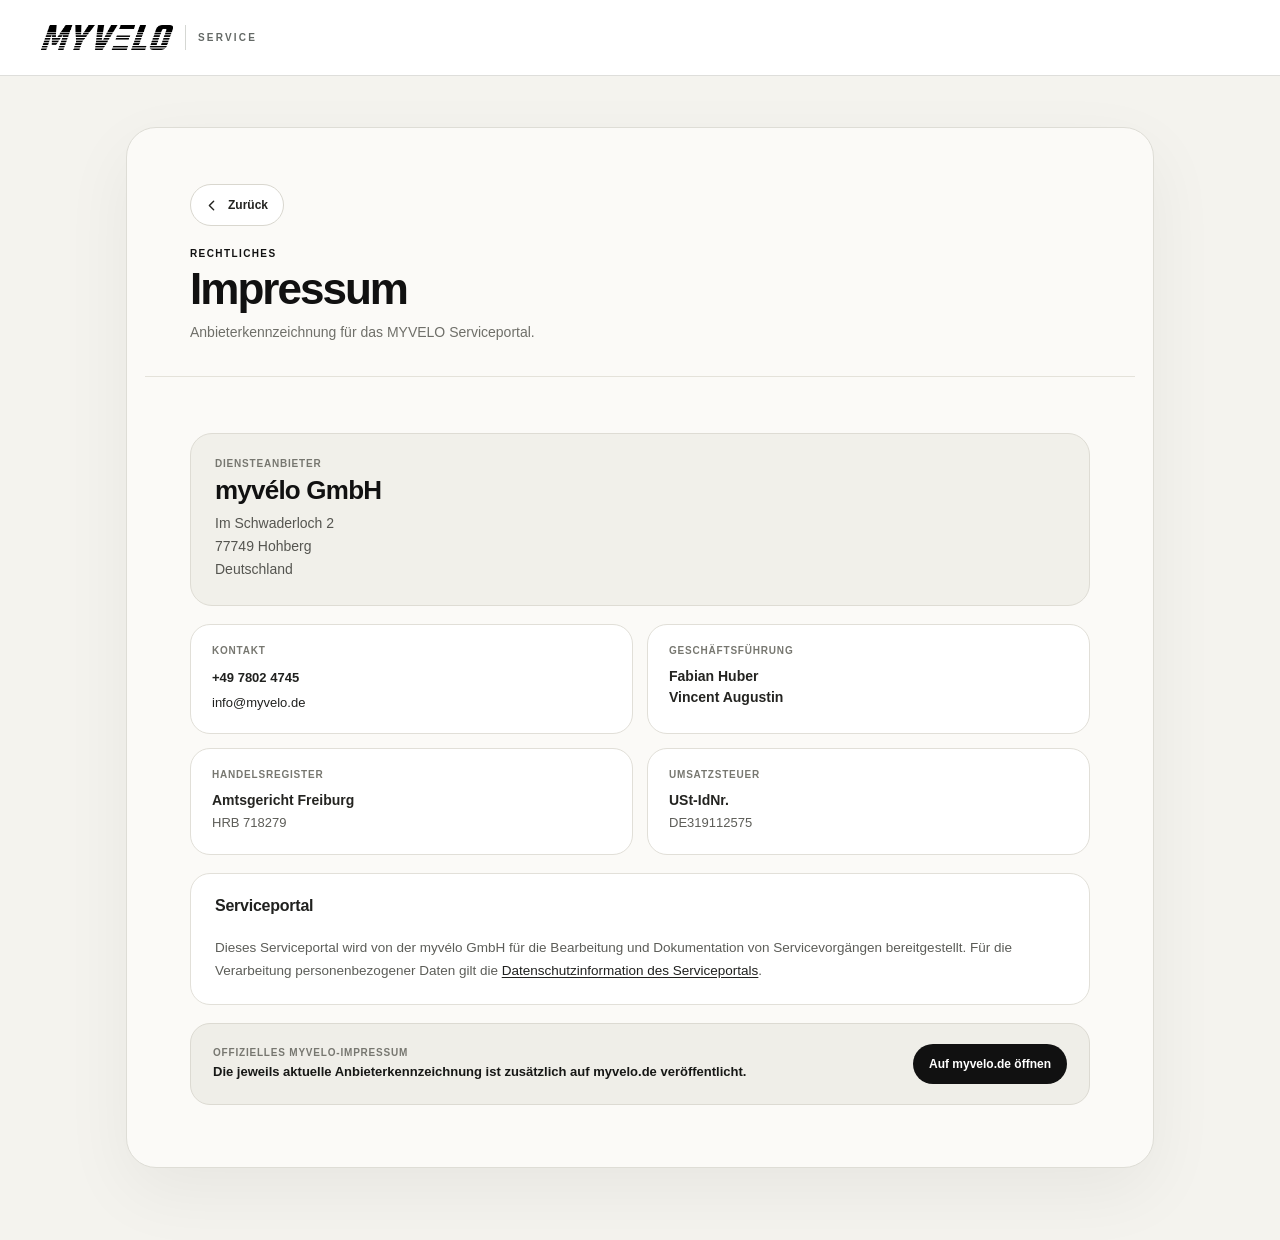
<file: imprint.html>
<!doctype html>
<html lang="de">
<head>
  <meta charset="utf-8">
  <meta name="viewport" content="width=device-width, initial-scale=1">
  <meta http-equiv="Content-Security-Policy" content="default-src 'self'; script-src 'self'; style-src 'self' 'unsafe-inline'; img-src 'self' data: blob:; connect-src 'self' https://myvelo-service.red-dawn-bec6.workers.dev https://*.myvelo.de; object-src 'none'; base-uri 'self'; form-action 'self'; frame-src 'none'; worker-src 'self' blob:; upgrade-insecure-requests">
  <meta name="referrer" content="no-referrer">
  <meta name="robots" content="noindex,nofollow">
  <title>Impressum · MYVELO Service</title>
  <link rel="icon" href="assets/brand/favicon.png?v=7.15.34" type="image/png">
  <link rel="stylesheet" href="assets/css/app.css?v=7.15.37">
  <script src="assets/js/security-bootstrap.js?v=7.10.6"></script>
  <script src="portal-config.js?v=7.14.2"></script>
</head>
<body class="legal-page">
  <header class="topbar">
    <a class="brand" href="#">
      <img class="brand-logo-image" src="assets/brand/myvelo-logo.png?v=7.0" width="132" height="25" alt="MYVELO" data-hide-on-error>
      <span class="brand-divider"></span>
      <span class="brand-section">SERVICE</span>
    </a>
  </header>

  <main class="detail-workspace legal-workspace">
    <section class="panel legal-panel">
      <div class="panel-head legal-panel-head">
        <a class="legal-back-button" data-legal-back href="index.html" aria-label="Zurück zur vorherigen Seite">
          <svg viewBox="0 0 24 24" aria-hidden="true">
            <path d="M15 18l-6-6 6-6" fill="none" stroke="currentColor" stroke-width="2" stroke-linecap="round" stroke-linejoin="round"/>
          </svg>
          <span data-legal-back-label>Zurück</span>
        </a>
        <div>
          <p class="eyebrow">Rechtliches</p>
          <h2>Impressum</h2>
          <p class="legal-subtitle">Anbieterkennzeichnung für das MYVELO Serviceportal.</p>
        </div>
      </div>

      <div class="detail-body legal-copy">
        <section class="legal-imprint-hero">
          <span class="legal-source-label">Diensteanbieter</span>
          <h3>myvélo GmbH</h3>
          <p>Im Schwaderloch 2<br>77749 Hohberg<br>Deutschland</p>
        </section>

        <div class="legal-imprint-grid">
          <section class="legal-info-card">
            <span>Kontakt</span>
            <strong><a href="tel:+4978024745">+49 7802 4745</a></strong>
            <a href="mailto:info@myvelo.de">info@myvelo.de</a>
          </section>

          <section class="legal-info-card">
            <span>Geschäftsführung</span>
            <strong>Fabian Huber</strong>
            <strong>Vincent Augustin</strong>
          </section>

          <section class="legal-info-card">
            <span>Handelsregister</span>
            <strong>Amtsgericht Freiburg</strong>
            <p>HRB 718279</p>
          </section>

          <section class="legal-info-card">
            <span>Umsatzsteuer</span>
            <strong>USt-IdNr.</strong>
            <p>DE319112575</p>
          </section>
        </div>

        <section class="privacy-section legal-section">
          <h3>Serviceportal</h3>
          <p>
            Dieses Serviceportal wird von der myvélo GmbH für die Bearbeitung und Dokumentation von Servicevorgängen bereitgestellt. Für die Verarbeitung personenbezogener Daten gilt die <a href="privacy.html">Datenschutzinformation des Serviceportals</a>.
          </p>
        </section>

        <aside class="legal-source-card">
          <div>
            <span class="legal-source-label">Offizielles MYVELO-Impressum</span>
            <strong>Die jeweils aktuelle Anbieterkennzeichnung ist zusätzlich auf myvelo.de veröffentlicht.</strong>
          </div>
          <a class="legal-source-link" href="https://myvelo.de/policies/legal-notice" target="_blank" rel="noreferrer">Auf myvelo.de öffnen</a>
        </aside>
      </div>
    </section>
  </main>
  <script src="assets/js/legal-navigation.js?v=7.15.38"></script>
</body>
</html>
</file>
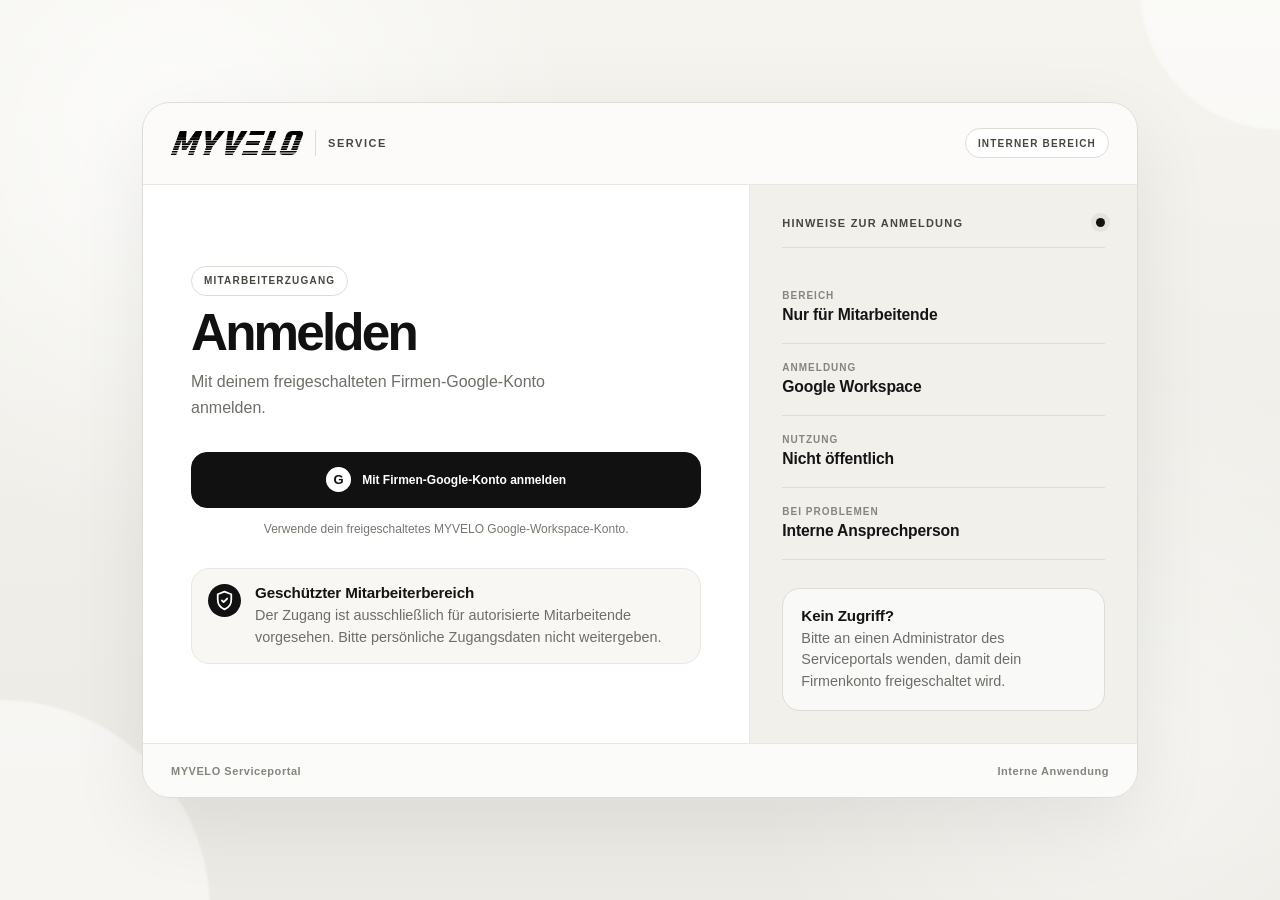
<file: login.html>
<!doctype html>
<html lang="de">
<head>
  <meta charset="utf-8">
  <meta name="viewport" content="width=device-width, initial-scale=1, viewport-fit=cover">
  <meta http-equiv="Content-Security-Policy" content="default-src 'self'; script-src 'self'; style-src 'self' 'unsafe-inline'; img-src 'self' data: blob:; connect-src 'self' https://myvelo-service.red-dawn-bec6.workers.dev https://*.myvelo.de; object-src 'none'; base-uri 'self'; form-action 'self'; frame-src 'none'; worker-src 'self' blob:; upgrade-insecure-requests">
  <meta name="referrer" content="no-referrer">
  <meta name="robots" content="noindex,nofollow">
  <title>Anmelden · MYVELO Service</title>
  <link rel="icon" href="assets/brand/favicon.png?v=7.15.34" type="image/png">
  <link rel="stylesheet" href="assets/css/app.css?v=7.15.24">
  <link rel="stylesheet" href="assets/css/employee-apple.css?v=7.15.35">
  <link rel="stylesheet" href="assets/css/login.css?v=7.15.40">
  <script src="assets/js/security-bootstrap.js?v=7.10.6"></script>
  <script src="portal-config.js?v=7.15.1"></script>
</head>
<body class="employee-login-page">
  <main class="employee-login-shell">
    <section class="employee-login-panel" aria-label="Mitarbeiteranmeldung">
      <header class="employee-login-header">
        <div class="employee-login-brand">
          <img class="brand-logo-image" src="assets/brand/myvelo-logo.png?v=7.4" width="132" height="25" alt="MYVELO" data-hide-on-error>
          <span aria-hidden="true"></span>
          <strong>SERVICE</strong>
        </div>
        <span class="employee-login-scope">Interner Bereich</span>
      </header>

      <div class="employee-login-body">
        <section class="employee-login-primary">
          <div class="employee-login-copy">
            <span class="employee-login-kicker">Mitarbeiterzugang</span>
            <h1>Anmelden</h1>
            <p>Mit deinem freigeschalteten Firmen-Google-Konto anmelden.</p>
          </div>

          <div class="employee-login-oauth">
            <button class="flow-action primary employee-login-submit employee-login-google" id="google-login-button" type="button">
              <span class="employee-login-google-mark" aria-hidden="true">G</span>
              <span>Mit Firmen-Google-Konto anmelden</span>
            </button>
            <p class="employee-login-oauth-copy">Verwende dein freigeschaltetes MYVELO Google-Workspace-Konto.</p>
          </div>

          <div class="employee-login-access-note">
            <svg viewBox="0 0 24 24" aria-hidden="true">
              <path d="M12 3.5 5.5 6v5.2c0 4.4 2.6 7.6 6.5 9.3 3.9-1.7 6.5-4.9 6.5-9.3V6L12 3.5Z"/>
              <path d="m9.6 12 1.55 1.55 3.45-3.45"/>
            </svg>
            <div>
              <strong>Geschützter Mitarbeiterbereich</strong>
              <p>Der Zugang ist ausschließlich für autorisierte Mitarbeitende vorgesehen. Bitte persönliche Zugangsdaten nicht weitergeben.</p>
            </div>
          </div>
        </section>

        <aside class="employee-login-meta" aria-label="Hinweise zur Anmeldung">
          <div class="employee-login-meta-head">
            <span class="employee-login-meta-title">Hinweise zur Anmeldung</span>
            <span class="employee-login-status-dot" aria-hidden="true"></span>
          </div>

          <dl class="employee-login-facts">
            <div>
              <dt>Bereich</dt>
              <dd>Nur für Mitarbeitende</dd>
            </div>
            <div>
              <dt>Anmeldung</dt>
              <dd>Google Workspace</dd>
            </div>
            <div>
              <dt>Nutzung</dt>
              <dd>Nicht öffentlich</dd>
            </div>
            <div>
              <dt>Bei Problemen</dt>
              <dd>Interne Ansprechperson</dd>
            </div>
          </dl>

          <div class="employee-login-help">
            <strong>Kein Zugriff?</strong>
            <p>Bitte an einen Administrator des Serviceportals wenden, damit dein Firmenkonto freigeschaltet wird.</p>
          </div>
        </aside>
      </div>

      <footer class="employee-login-footer">
        <span>MYVELO Serviceportal</span>
        <span>Interne Anwendung</span>
      </footer>
    </section>
  </main>

  <script type="module" src="assets/js/login-oauth-standalone.js?v=7.15.44"></script>
  <script src="assets/js/legal-navigation.js?v=7.15.38"></script>
</body>
</html>
</file>
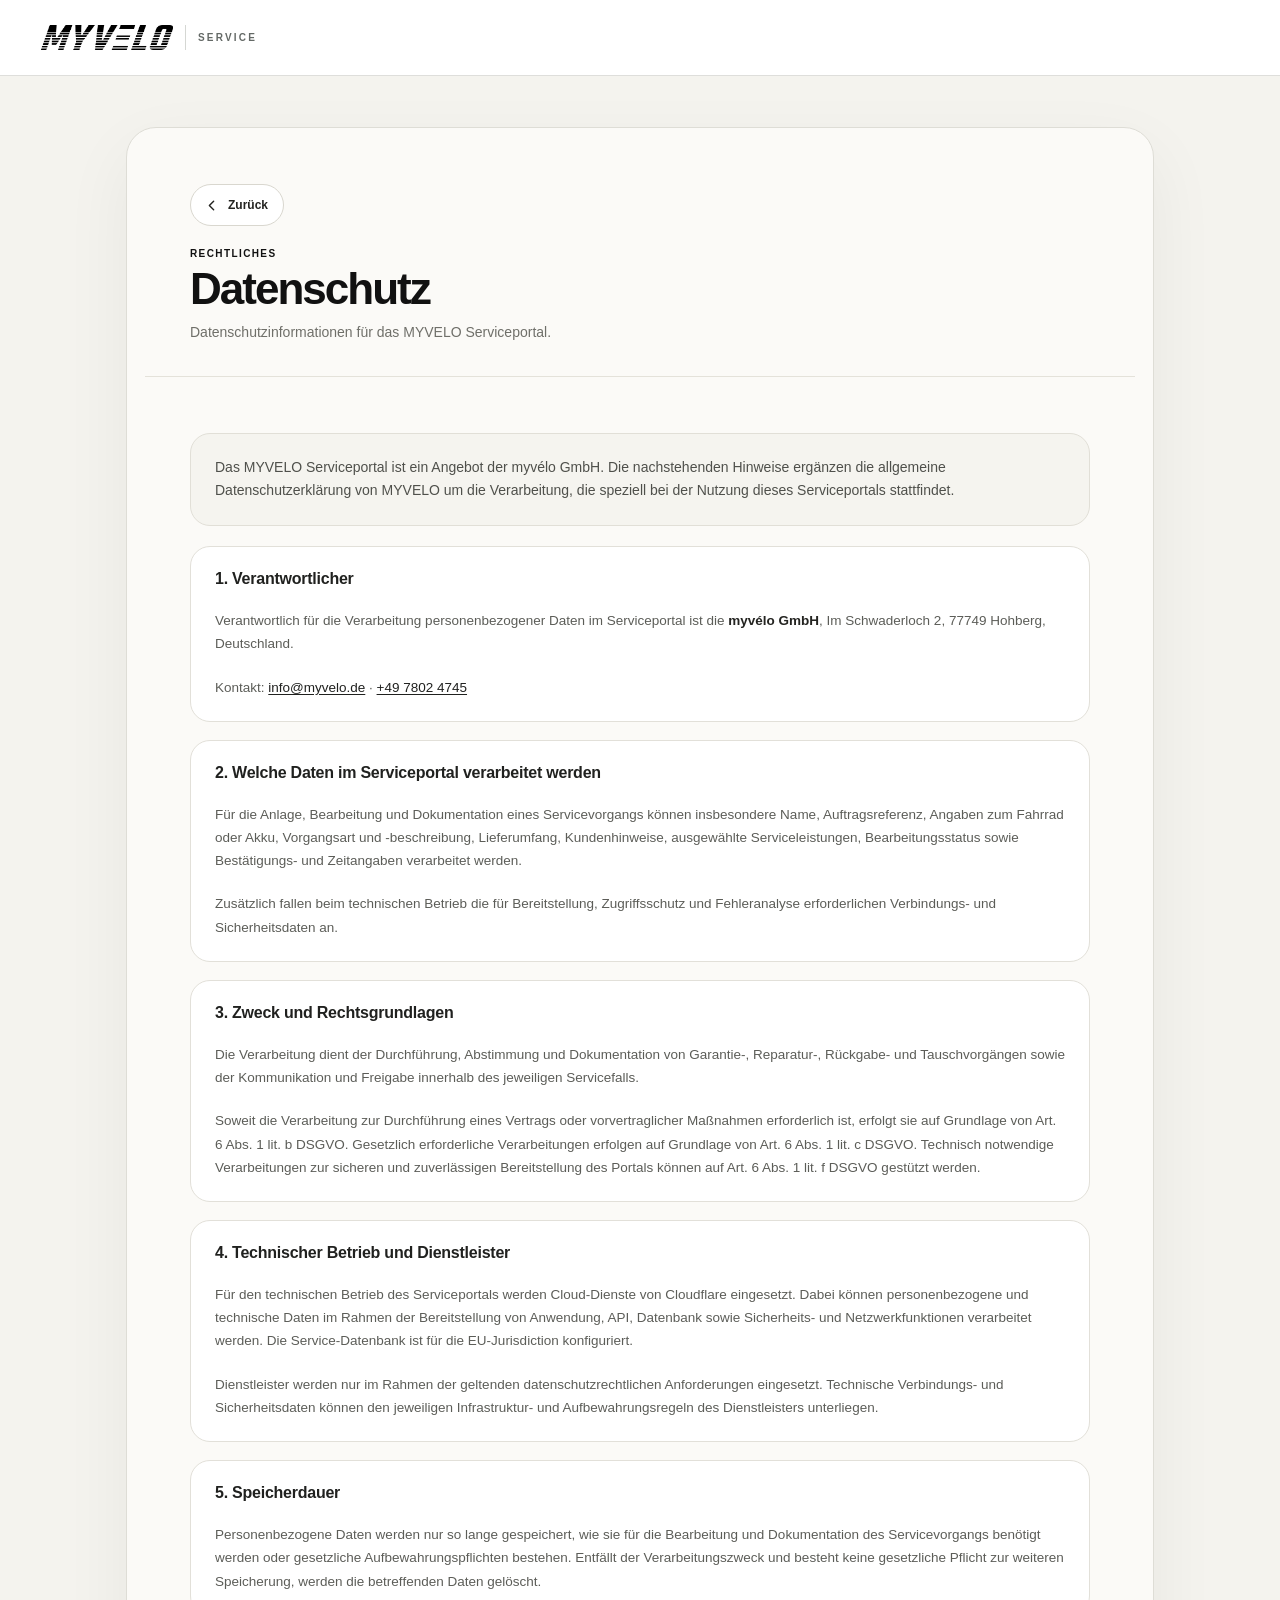
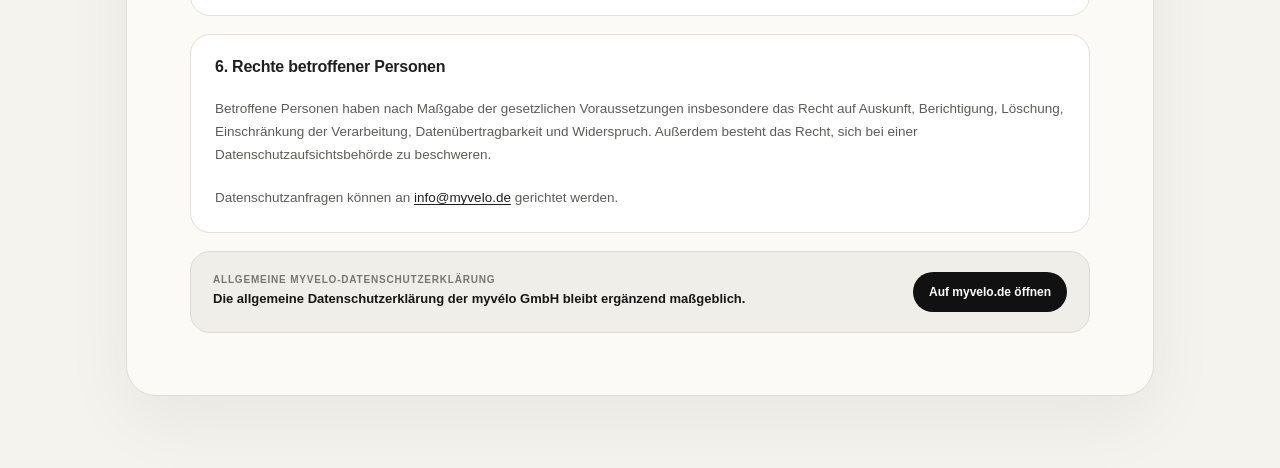
<file: privacy.html>
<!doctype html>
<html lang="de">
<head>
  <meta charset="utf-8">
  <meta name="viewport" content="width=device-width, initial-scale=1">
  <meta http-equiv="Content-Security-Policy" content="default-src 'self'; script-src 'self'; style-src 'self' 'unsafe-inline'; img-src 'self' data: blob:; connect-src 'self' https://myvelo-service.red-dawn-bec6.workers.dev https://*.myvelo.de; object-src 'none'; base-uri 'self'; form-action 'self'; frame-src 'none'; worker-src 'self' blob:; upgrade-insecure-requests">
  <meta name="referrer" content="no-referrer">
  <meta name="robots" content="noindex,nofollow">
  <title>Datenschutz · MYVELO Service</title>
  <link rel="icon" href="assets/brand/favicon.png?v=7.15.34" type="image/png">
  <link rel="stylesheet" href="assets/css/app.css?v=7.15.37">
  <script src="assets/js/security-bootstrap.js?v=7.10.6"></script>
  <script src="portal-config.js?v=7.14.2"></script>
</head>
<body class="legal-page">
  <header class="topbar">
    <a class="brand" href="#">
      <img class="brand-logo-image" src="assets/brand/myvelo-logo.png?v=7.0" width="132" height="25" alt="MYVELO" data-hide-on-error>
      <span class="brand-divider"></span>
      <span class="brand-section">SERVICE</span>
    </a>
  </header>

  <main class="detail-workspace legal-workspace">
    <section class="panel legal-panel">
      <div class="panel-head legal-panel-head">
        <a class="legal-back-button" data-legal-back href="index.html" aria-label="Zurück zur vorherigen Seite">
          <svg viewBox="0 0 24 24" aria-hidden="true">
            <path d="M15 18l-6-6 6-6" fill="none" stroke="currentColor" stroke-width="2" stroke-linecap="round" stroke-linejoin="round"/>
          </svg>
          <span data-legal-back-label>Zurück</span>
        </a>
        <div>
          <p class="eyebrow">Rechtliches</p>
          <h2>Datenschutz</h2>
          <p class="legal-subtitle">Datenschutzinformationen für das MYVELO Serviceportal.</p>
        </div>
      </div>

      <div class="detail-body privacy-copy legal-copy">
        <p class="privacy-intro legal-lead">
          Das MYVELO Serviceportal ist ein Angebot der myvélo GmbH. Die nachstehenden Hinweise ergänzen die allgemeine Datenschutzerklärung von MYVELO um die Verarbeitung, die speziell bei der Nutzung dieses Serviceportals stattfindet.
        </p>

        <section class="privacy-section legal-section">
          <h3>1. Verantwortlicher</h3>
          <p>
            Verantwortlich für die Verarbeitung personenbezogener Daten im Serviceportal ist die
            <strong>myvélo GmbH</strong>, Im Schwaderloch 2, 77749 Hohberg, Deutschland.
          </p>
          <p>
            Kontakt: <a href="mailto:info@myvelo.de">info@myvelo.de</a> ·
            <a href="tel:+4978024745">+49 7802 4745</a>
          </p>
        </section>

        <section class="privacy-section legal-section">
          <h3>2. Welche Daten im Serviceportal verarbeitet werden</h3>
          <p>
            Für die Anlage, Bearbeitung und Dokumentation eines Servicevorgangs können insbesondere Name, Auftragsreferenz, Angaben zum Fahrrad oder Akku, Vorgangsart und -beschreibung, Lieferumfang, Kundenhinweise, ausgewählte Serviceleistungen, Bearbeitungsstatus sowie Bestätigungs- und Zeitangaben verarbeitet werden.
          </p>
          <p>
            Zusätzlich fallen beim technischen Betrieb die für Bereitstellung, Zugriffsschutz und Fehleranalyse erforderlichen Verbindungs- und Sicherheitsdaten an.
          </p>
        </section>

        <section class="privacy-section legal-section">
          <h3>3. Zweck und Rechtsgrundlagen</h3>
          <p>
            Die Verarbeitung dient der Durchführung, Abstimmung und Dokumentation von Garantie-, Reparatur-, Rückgabe- und Tauschvorgängen sowie der Kommunikation und Freigabe innerhalb des jeweiligen Servicefalls.
          </p>
          <p>
            Soweit die Verarbeitung zur Durchführung eines Vertrags oder vorvertraglicher Maßnahmen erforderlich ist, erfolgt sie auf Grundlage von Art. 6 Abs. 1 lit. b DSGVO. Gesetzlich erforderliche Verarbeitungen erfolgen auf Grundlage von Art. 6 Abs. 1 lit. c DSGVO. Technisch notwendige Verarbeitungen zur sicheren und zuverlässigen Bereitstellung des Portals können auf Art. 6 Abs. 1 lit. f DSGVO gestützt werden.
          </p>
        </section>

        <section class="privacy-section legal-section">
          <h3>4. Technischer Betrieb und Dienstleister</h3>
          <p>
            Für den technischen Betrieb des Serviceportals werden Cloud-Dienste von Cloudflare eingesetzt. Dabei können personenbezogene und technische Daten im Rahmen der Bereitstellung von Anwendung, API, Datenbank sowie Sicherheits- und Netzwerkfunktionen verarbeitet werden. Die Service-Datenbank ist für die EU-Jurisdiction konfiguriert.
          </p>
          <p>
            Dienstleister werden nur im Rahmen der geltenden datenschutzrechtlichen Anforderungen eingesetzt. Technische Verbindungs- und Sicherheitsdaten können den jeweiligen Infrastruktur- und Aufbewahrungsregeln des Dienstleisters unterliegen.
          </p>
        </section>

        <section class="privacy-section legal-section">
          <h3>5. Speicherdauer</h3>
          <p>
            Personenbezogene Daten werden nur so lange gespeichert, wie sie für die Bearbeitung und Dokumentation des Servicevorgangs benötigt werden oder gesetzliche Aufbewahrungspflichten bestehen. Entfällt der Verarbeitungszweck und besteht keine gesetzliche Pflicht zur weiteren Speicherung, werden die betreffenden Daten gelöscht.
          </p>
        </section>

        <section class="privacy-section legal-section">
          <h3>6. Rechte betroffener Personen</h3>
          <p>
            Betroffene Personen haben nach Maßgabe der gesetzlichen Voraussetzungen insbesondere das Recht auf Auskunft, Berichtigung, Löschung, Einschränkung der Verarbeitung, Datenübertragbarkeit und Widerspruch. Außerdem besteht das Recht, sich bei einer Datenschutzaufsichtsbehörde zu beschweren.
          </p>
          <p>
            Datenschutzanfragen können an <a href="mailto:info@myvelo.de">info@myvelo.de</a> gerichtet werden.
          </p>
        </section>

        <aside class="legal-source-card">
          <div>
            <span class="legal-source-label">Allgemeine MYVELO-Datenschutzerklärung</span>
            <strong>Die allgemeine Datenschutzerklärung der myvélo GmbH bleibt ergänzend maßgeblich.</strong>
          </div>
          <a class="legal-source-link" href="https://myvelo.de/policies/privacy-policy" target="_blank" rel="noreferrer">Auf myvelo.de öffnen</a>
        </aside>
      </div>
    </section>
  </main>
  <script src="assets/js/legal-navigation.js?v=7.15.38"></script>
</body>
</html>
</file>
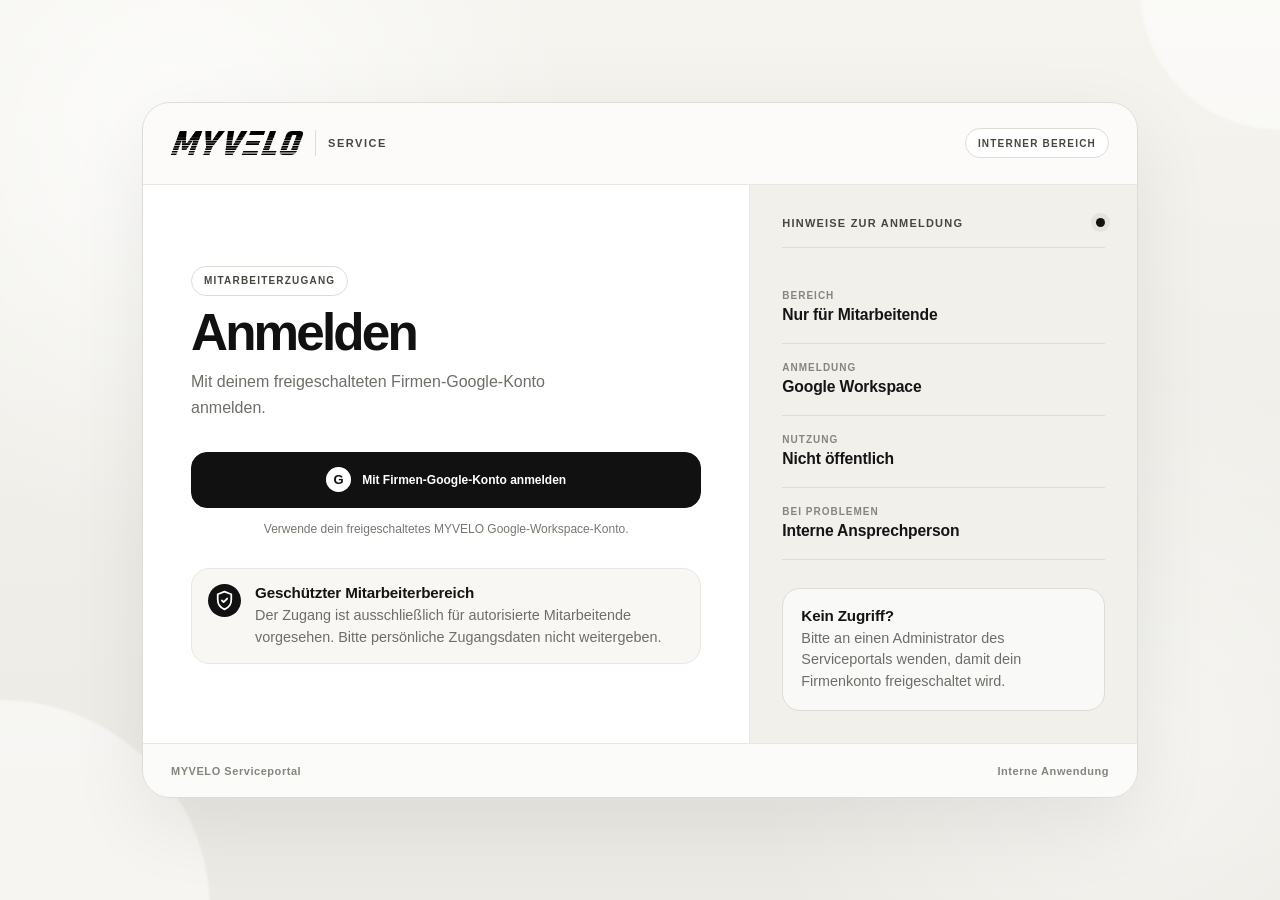
<file: profile.html>
<!doctype html>
<html lang="de" class="auth-pending">
<head>
  <meta charset="utf-8">
  <meta name="viewport" content="width=device-width, initial-scale=1, viewport-fit=cover">
  <meta http-equiv="Content-Security-Policy" content="default-src 'self'; script-src 'self'; style-src 'self' 'unsafe-inline'; img-src 'self' data: blob: https://*.googleusercontent.com; connect-src 'self' https://myvelo-service.red-dawn-bec6.workers.dev https://*.myvelo.de; object-src 'none'; base-uri 'self'; form-action 'self'; frame-src 'none'; worker-src 'self' blob:; upgrade-insecure-requests">
  <meta name="referrer" content="no-referrer">
  <title>Mitarbeiter · MYVELO Service</title>
  <link rel="icon" href="assets/brand/favicon.png?v=7.15.34" type="image/png">
  <link rel="stylesheet" href="assets/css/app.css?v=7.15.24">
  <link rel="stylesheet" href="assets/css/employee-apple.css?v=7.15.45">
  <script src="assets/js/auth-guard-oauth.js?v=7.15.44"></script>
  <script src="assets/js/security-bootstrap.js?v=7.10.6"></script>
  <script src="portal-config.js?v=7.15.1"></script>
  <script src="assets/js/employee-preferences.js?v=7.15.39"></script>
</head>
<body class="flow-employee flow-profile-page">
  <div class="flow-shell">
    <aside class="flow-sidebar" id="flowSidebar">
      <div class="flow-brand">
        <img class="brand-logo-image brand-logo-image--sidebar" src="assets/brand/myvelo-logo.png?v=7.0" width="118" height="22" alt="MYVELO" data-hide-on-error>
        <span class="flow-brand-sub">SERVICE</span>
      </div>
      <nav class="flow-nav">
        <a class="flow-nav-item" href="index.html">
          <span class="flow-nav-dot"></span>
          <span>Vorgänge</span>
        </a>
      </nav>
      <div class="flow-sidebar-spacer"></div>
      <a class="flow-nav-item" href="users.html" data-admin-only hidden>
        <span class="flow-nav-users" aria-hidden="true"><svg viewBox="0 0 24 24"><path d="M9 11a4 4 0 1 0 0-8 4 4 0 0 0 0 8ZM3 21v-2.2A4.8 4.8 0 0 1 7.8 14h2.4a4.8 4.8 0 0 1 4.8 4.8V21M17 9a3 3 0 1 0 0-6M17 14h.8a4.2 4.2 0 0 1 4.2 4.2V21"/></svg></span>
        <span>Benutzer</span>
      </a>
      <a class="flow-nav-item is-active" href="profile.html">
        <span class="flow-nav-person" aria-hidden="true" data-current-user-initials>MA</span>
        <span data-current-user-name>Mitarbeiter</span>
      </a>
      <button class="flow-nav-item" id="logout-button" type="button">
        <span class="flow-nav-dot flow-nav-dot--muted"></span>
        <span>Abmelden</span>
      </button>
    </aside>

    <div class="flow-main">
      <header class="flow-topbar">
        <div class="flow-topbar-left">
          <button class="flow-burger" id="mobileMenuButton" type="button" aria-label="Menü"><span></span><span></span><span></span></button>
          <a class="flow-back-button" href="index.html" aria-label="Zurück zu den Vorgängen"><svg class="flow-ui-icon" viewBox="0 0 20 20" aria-hidden="true"><path d="M11.75 4.75 6.5 10l5.25 5.25"/></svg></a>
          <div><strong>Mitarbeiter</strong><span>Arbeitsplatz und Einstellungen</span></div>
        </div>
        <div class="flow-topbar-actions">
          <a class="flow-action secondary" href="index.html">Zur Übersicht</a>
        </div>
      </header>

      <main class="flow-workspace flow-workspace--detail flow-workspace--profile">
        <section class="flow-profile-hero" aria-labelledby="profile-title">
          <div class="flow-profile-hero__identity">
            <span class="flow-profile-avatar flow-profile-avatar--large" aria-hidden="true" data-current-user-initials>MA</span>
            <div>
              <span class="flow-page-intro__eyebrow">MYVELO Service</span>
              <h1 id="profile-title" data-current-user-name>Mitarbeiter</h1>
              <p><span data-current-user-email>–</span> · <span data-current-user-role>Mitarbeiter</span></p>
            </div>
          </div>
          <div class="flow-profile-hero__facts">
            <div class="flow-profile-fact">
              <span>Status</span>
              <strong><i class="flow-profile-live-dot" aria-hidden="true"></i> Aktiv</strong>
            </div>
            <div class="flow-profile-fact">
              <span>Rolle</span>
              <strong data-current-user-role>Mitarbeiter</strong>
            </div>
            <div class="flow-profile-fact">
              <span>Gültig bis</span>
              <strong id="profile-session-expiry">–</strong>
            </div>
          </div>
        </section>

        <div class="flow-profile-layout">
          <div class="flow-profile-primary">
            <section class="flow-panel flow-profile-settings-card" aria-labelledby="workspace-settings-title">
              <div class="flow-profile-section-head">
                <span class="flow-profile-section-icon" aria-hidden="true">
                  <svg viewBox="0 0 24 24"><path d="M4 7h10M18 7h2M4 17h2M10 17h10M14 4v6M8 14v6"/></svg>
                </span>
                <div>
                  <strong id="workspace-settings-title">Arbeitsplatz</strong>
                  <span>Darstellung und Verhalten auf diesem Gerät</span>
                </div>
              </div>

              <div class="flow-profile-setting-list">
                <div class="flow-profile-setting-row">
                  <div>
                    <strong>Standardbereich</strong>
                    <span>Welche Vorgänge beim Öffnen des Dashboards zuerst erscheinen.</span>
                  </div>
                  <div class="flow-profile-segment" role="group" aria-label="Standardbereich">
                    <button type="button" data-profile-setting="defaultView" data-setting-value="active">Aktiv</button>
                    <button type="button" data-profile-setting="defaultView" data-setting-value="archive">Archiv</button>
                  </div>
                </div>

                <div class="flow-profile-setting-row">
                  <div>
                    <strong>Darstellungsdichte</strong>
                    <span>Bestimmt, wie kompakt Vorgänge und Arbeitsflächen dargestellt werden.</span>
                  </div>
                  <div class="flow-profile-segment" role="group" aria-label="Darstellungsdichte">
                    <button type="button" data-profile-setting="density" data-setting-value="comfortable">Komfortabel</button>
                    <button type="button" data-profile-setting="density" data-setting-value="compact">Kompakt</button>
                  </div>
                </div>

                <div class="flow-profile-setting-row">
                  <div>
                    <strong>Bewegungen</strong>
                    <span>Animationen normal anzeigen oder für einen ruhigeren Arbeitsplatz reduzieren.</span>
                  </div>
                  <div class="flow-profile-segment" role="group" aria-label="Bewegungen">
                    <button type="button" data-profile-setting="motion" data-setting-value="full">Standard</button>
                    <button type="button" data-profile-setting="motion" data-setting-value="reduced">Reduziert</button>
                  </div>
                </div>
              </div>
            </section>

            <section class="flow-panel flow-profile-settings-card" aria-labelledby="session-title">
              <div class="flow-profile-section-head">
                <span class="flow-profile-section-icon" aria-hidden="true">
                  <svg viewBox="0 0 24 24"><path d="M12 3 5 6v5c0 4.6 2.9 8 7 10 4.1-2 7-5.4 7-10V6l-7-3Z"/><path d="m9.5 12 1.7 1.7 3.6-4"/></svg>
                </span>
                <div>
                  <strong id="session-title">Aktuelle Anmeldung</strong>
                  <span>Aktiver Zugriff auf diesem Gerät</span>
                </div>
              </div>

              <dl class="flow-profile-detail-list">
                <div><dt>Status</dt><dd><span class="flow-profile-state"><i></i> Aktiv</span></dd></div>
                <div><dt>Anmeldeart</dt><dd id="profile-login-method">Google Workspace</dd></div>
                <div><dt>Konto</dt><dd data-current-user-email>–</dd></div>
                <div><dt>Gültig bis</dt><dd id="profile-session-expiry-detail">–</dd></div>
              </dl>

              <div class="flow-profile-action-strip">
                <div>
                  <strong>Anmeldung auf diesem Gerät beenden</strong>
                  <span>Danach ist eine erneute Anmeldung erforderlich.</span>
                </div>
                <button class="flow-action secondary" id="profile-logout-button" type="button">Abmelden</button>
              </div>
            </section>
          </div>

          <aside class="flow-profile-secondary">
            <section class="flow-panel flow-profile-side-card">
              <div class="flow-profile-section-head flow-profile-section-head--compact">
                <span class="flow-profile-section-icon" aria-hidden="true">
                  <svg viewBox="0 0 24 24"><rect x="4" y="4" width="16" height="16" rx="4"/><path d="M8 9h8M8 13h8M8 17h5"/></svg>
                </span>
                <div><strong>Portal</strong><span>Interner Servicebereich</span></div>
              </div>
              <dl class="flow-profile-detail-list flow-profile-detail-list--compact">
                <div><dt>Produkt</dt><dd>MYVELO Service</dd></div>
                <div><dt>Version</dt><dd>7.15.45</dd></div>
                <div><dt>Bereich</dt><dd>Mitarbeiter</dd></div>
              </dl>
              <div class="flow-profile-link-list">
                <a href="users.html" data-admin-only hidden>Benutzerverwaltung <svg viewBox="0 0 20 20" aria-hidden="true"><path d="M7.25 4.75 12.5 10l-5.25 5.25"/></svg></a>
                <a href="privacy.html">Datenschutz <svg viewBox="0 0 20 20" aria-hidden="true"><path d="M7.25 4.75 12.5 10l-5.25 5.25"/></svg></a>
                <a href="imprint.html">Impressum <svg viewBox="0 0 20 20" aria-hidden="true"><path d="M7.25 4.75 12.5 10l-5.25 5.25"/></svg></a>
              </div>
            </section>

            <section class="flow-panel flow-profile-side-card">
              <div class="flow-profile-section-head flow-profile-section-head--compact">
                <span class="flow-profile-section-icon" aria-hidden="true">
                  <svg viewBox="0 0 24 24"><path d="M12 5v14M5 12h14"/><circle cx="12" cy="12" r="9"/></svg>
                </span>
                <div><strong>Lokale Einstellungen</strong><span>Nur Darstellung auf diesem Gerät</span></div>
              </div>
              <p class="flow-profile-side-copy">Setzt Standardbereich, Darstellungsdichte und Bewegungen auf die Ausgangswerte zurück.</p>
              <button class="flow-profile-reset" id="profile-reset-preferences" type="button">Einstellungen zurücksetzen</button>
            </section>
          </aside>
        </div>
      </main>
    </div>
  </div>
  <div class="flow-backdrop" id="flowBackdrop"></div>
  <script type="module" src="assets/js/profile.js?v=7.15.44"></script>
  <script type="module" src="assets/js/internal-mobile.js?v=7.15.1"></script>
  <script src="assets/js/legal-navigation.js?v=7.15.38"></script>
  <script type="module" src="assets/js/employee-user-context.js?v=7.15.45"></script>
</body>
</html>
</file>
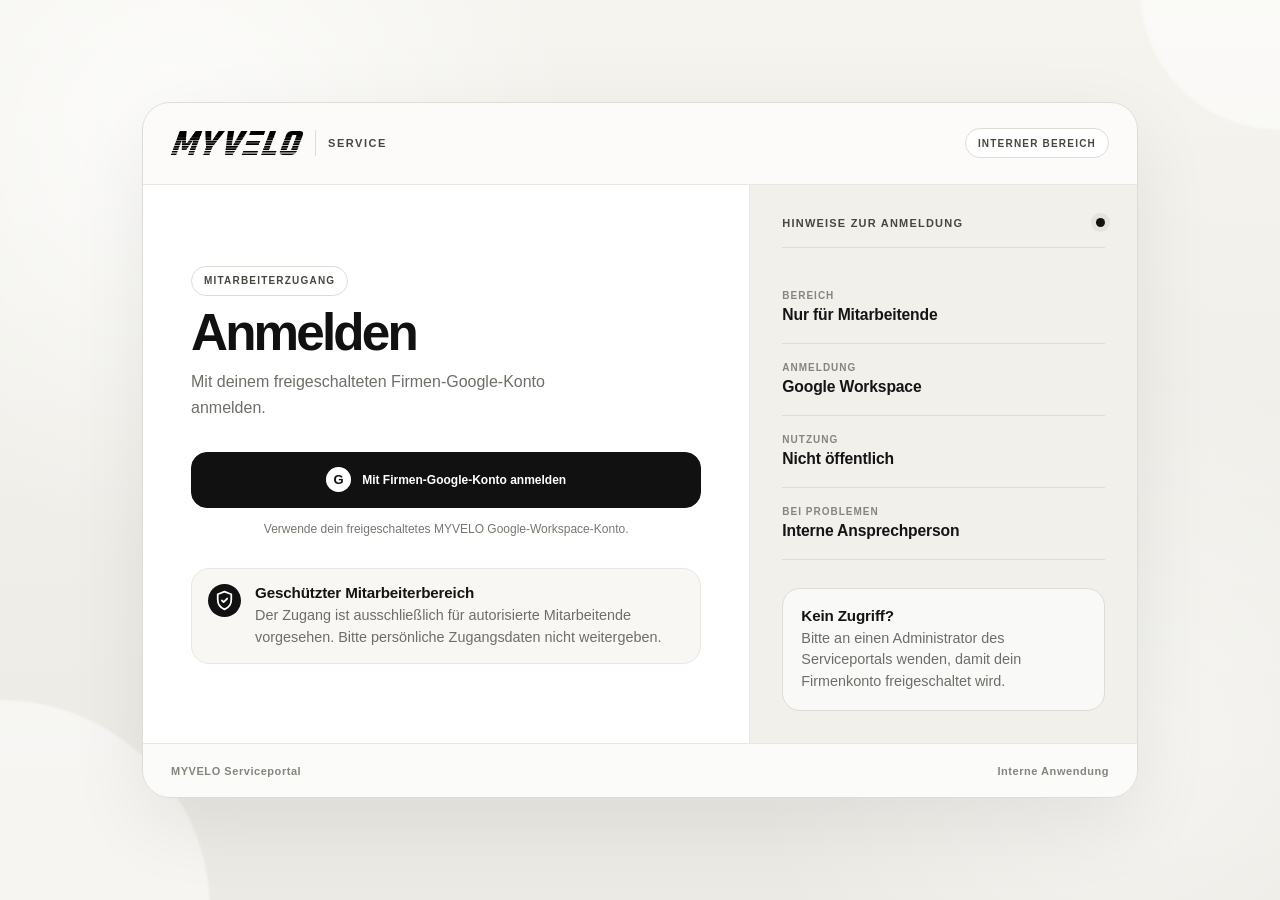
<file: users.html>
<!doctype html>
<html lang="de" class="auth-pending">
<head>
  <meta charset="utf-8">
  <meta name="viewport" content="width=device-width, initial-scale=1, viewport-fit=cover">
  <meta http-equiv="Content-Security-Policy" content="default-src 'self'; script-src 'self'; style-src 'self' 'unsafe-inline'; img-src 'self' data: blob: https://*.googleusercontent.com; connect-src 'self' https://myvelo-service.red-dawn-bec6.workers.dev https://*.myvelo.de; object-src 'none'; base-uri 'self'; form-action 'self'; frame-src 'none'; worker-src 'self' blob:; upgrade-insecure-requests">
  <meta name="referrer" content="no-referrer">
  <meta name="robots" content="noindex,nofollow">
  <title>Benutzer · MYVELO Service</title>
  <link rel="icon" href="assets/brand/favicon.png?v=7.15.34" type="image/png">
  <link rel="stylesheet" href="assets/css/app.css?v=7.15.24">
  <link rel="stylesheet" href="assets/css/employee-apple.css?v=7.15.45">
  <script src="assets/js/auth-guard-oauth.js?v=7.15.44"></script>
  <script src="assets/js/security-bootstrap.js?v=7.10.6"></script>
  <script src="portal-config.js?v=7.15.1"></script>
  <script src="assets/js/employee-preferences.js?v=7.15.39"></script>
</head>
<body class="flow-employee flow-users-page">
  <div class="flow-shell">
    <aside class="flow-sidebar" id="flowSidebar">
      <div class="flow-brand">
        <img class="brand-logo-image brand-logo-image--sidebar" src="assets/brand/myvelo-logo.png?v=7.0" width="118" height="22" alt="MYVELO" data-hide-on-error>
        <span class="flow-brand-sub">SERVICE</span>
      </div>
      <nav class="flow-nav">
        <a class="flow-nav-item" href="index.html"><span class="flow-nav-dot"></span><span>Vorgänge</span></a>
      </nav>
      <div class="flow-sidebar-spacer"></div>
      <a class="flow-nav-item is-active" href="users.html" data-admin-only hidden>
        <span class="flow-nav-users" aria-hidden="true"><svg viewBox="0 0 24 24"><path d="M9 11a4 4 0 1 0 0-8 4 4 0 0 0 0 8ZM3 21v-2.2A4.8 4.8 0 0 1 7.8 14h2.4a4.8 4.8 0 0 1 4.8 4.8V21M17 9a3 3 0 1 0 0-6M17 14h.8a4.2 4.2 0 0 1 4.2 4.2V21"/></svg></span>
        <span>Benutzer</span>
      </a>
      <a class="flow-nav-item" href="profile.html">
        <span class="flow-nav-person" aria-hidden="true" data-current-user-initials>MA</span>
        <span data-current-user-name>Mitarbeiter</span>
      </a>
      <button class="flow-nav-item" id="logout-button" type="button"><span class="flow-nav-dot flow-nav-dot--muted"></span><span>Abmelden</span></button>
    </aside>

    <div class="flow-main">
      <header class="flow-topbar">
        <div class="flow-topbar-left">
          <button class="flow-burger" id="mobileMenuButton" type="button" aria-label="Menü"><span></span><span></span><span></span></button>
          <a class="flow-back-button" href="index.html" aria-label="Zurück zu den Vorgängen"><svg class="flow-ui-icon" viewBox="0 0 20 20" aria-hidden="true"><path d="M11.75 4.75 6.5 10l5.25 5.25"/></svg></a>
          <div><strong>Benutzerverwaltung</strong><span>Teamzugänge und Rollen</span></div>
        </div>
        <div class="flow-topbar-actions"><button class="flow-action primary" id="new-user-button" type="button">Benutzer hinzufügen</button></div>
      </header>

      <main class="flow-workspace flow-workspace--detail flow-workspace--users">
        <section class="flow-users-intro">
          <div>
            <span class="flow-page-intro__eyebrow">Administration</span>
            <h1>Teamzugänge</h1>
            <p>Verwalte freigeschaltete Firmenkonten, Rollen und den aktuellen Zugriffsstatus.</p>
          </div>
          <div class="flow-users-current-admin">
            <span class="flow-user-avatar flow-user-avatar--admin" data-current-user-initials>MA</span>
            <div><small>Angemeldet als</small><strong data-current-user-name>Mitarbeiter</strong><span data-current-user-email>–</span></div>
          </div>
        </section>

        <section class="flow-users-summary" aria-label="Benutzerstatus">
          <article><span class="flow-users-summary__dot is-active"></span><div><strong id="users-stat-active">0</strong><span>Aktiv</span></div></article>
          <article><span class="flow-users-summary__dot is-admin"></span><div><strong id="users-stat-admins">0</strong><span>Administratoren</span></div></article>
          <article><span class="flow-users-summary__dot is-pending"></span><div><strong id="users-stat-pending">0</strong><span>Noch nie angemeldet</span></div></article>
          <article><span class="flow-users-summary__dot is-disabled"></span><div><strong id="users-stat-disabled">0</strong><span>Deaktiviert</span></div></article>
        </section>

        <section class="flow-panel flow-users-panel">
          <div class="flow-users-toolbar">
            <div class="flow-users-filter" role="group" aria-label="Benutzer filtern">
              <button type="button" class="is-active" data-users-filter="all">Alle</button>
              <button type="button" data-users-filter="active">Aktiv</button>
              <button type="button" data-users-filter="admins">Admins</button>
              <button type="button" data-users-filter="pending">Neu</button>
              <button type="button" data-users-filter="disabled">Deaktiviert</button>
            </div>
            <label class="flow-users-search">
              <svg viewBox="0 0 24 24" aria-hidden="true"><circle cx="11" cy="11" r="6"/><path d="m16 16 4 4"/></svg>
              <input id="users-search" type="search" placeholder="Name oder E-Mail suchen" autocomplete="off">
            </label>
          </div>
          <div class="flow-users-list-head"><div><strong>Firmenkonten</strong><span id="users-list-subtitle">Benutzer werden geladen</span></div><span class="flow-users-list-head__hint">Google Workspace</span></div>
          <div class="flow-users-list" id="users-list" aria-live="polite"></div>
          <div class="flow-users-empty" id="users-empty" hidden>
            <span class="flow-users-empty__icon"><svg viewBox="0 0 24 24" aria-hidden="true"><circle cx="9" cy="8" r="3"/><path d="M3.5 19v-1.4A4.6 4.6 0 0 1 8.1 13h1.8a4.6 4.6 0 0 1 4.6 4.6V19M17 8h4M19 6v4"/></svg></span>
            <strong>Keine Benutzer gefunden</strong><span>Prüfe Suche oder Filter.</span>
          </div>
        </section>
      </main>
    </div>
  </div>

  <div class="flow-backdrop" id="flowBackdrop"></div>

  <dialog class="flow-dialog flow-user-dialog" id="new-user-dialog">
    <form id="new-user-form">
      <div class="flow-dialog-head">
        <div><span>Neuer Zugang</span><strong>Firmenkonto freischalten</strong></div>
        <button class="flow-dialog-close" type="button" data-close-dialog="new-user-dialog" aria-label="Schließen"><svg viewBox="0 0 20 20" aria-hidden="true"><path d="m5 5 10 10M15 5 5 15"/></svg></button>
      </div>
      <div class="flow-dialog-body flow-user-dialog-body">
        <div class="flow-user-dialog-note"><svg viewBox="0 0 24 24" aria-hidden="true"><path d="M12 3 5 6v5c0 4.6 2.9 8 7 10 4.1-2 7-5.4 7-10V6l-7-3Z"/><path d="m9.5 12 1.7 1.7 3.6-4"/></svg><span>Der Zugang wird für das Firmenkonto freigeschaltet. Name und Profilbild werden bei der ersten Google-Anmeldung automatisch übernommen.</span></div>
        <label class="flow-field"><span>Firmen-E-Mail</span><input name="email" type="email" autocomplete="off" placeholder="name@myvelo.de" required></label>
        <fieldset class="flow-user-role-fieldset">
          <legend>Rolle</legend>
          <label><input type="radio" name="role" value="staff" checked><span><strong>Mitarbeiter</strong><small>Kann Servicevorgänge bearbeiten und dokumentieren.</small></span></label>
          <label><input type="radio" name="role" value="admin"><span><strong>Administrator</strong><small>Kann zusätzlich Benutzer, Rollen und Zugänge verwalten.</small></span></label>
        </fieldset>
      </div>
      <div class="flow-dialog-actions"><button class="flow-action secondary" type="button" data-close-dialog="new-user-dialog">Abbrechen</button><button class="flow-action primary" type="submit">Freischalten</button></div>
    </form>
  </dialog>

  <dialog class="flow-dialog flow-user-dialog" id="delete-user-dialog">
    <form method="dialog" id="delete-user-form">
      <div class="flow-dialog-head"><div><span>Benutzer entfernen</span><strong id="delete-user-title">Zugang entfernen?</strong></div><button class="flow-dialog-close" value="cancel" aria-label="Schließen"><svg viewBox="0 0 20 20" aria-hidden="true"><path d="m5 5 10 10M15 5 5 15"/></svg></button></div>
      <div class="flow-dialog-body"><p class="flow-user-delete-copy">Das Konto wird aus der Benutzerverwaltung entfernt und verliert den Zugriff auf das Serviceportal.</p></div>
      <div class="flow-dialog-actions"><button class="flow-action secondary" value="cancel">Abbrechen</button><button class="flow-action danger" id="confirm-delete-user" value="default">Entfernen</button></div>
    </form>
  </dialog>

  <script type="module" src="assets/js/users.js?v=7.15.45"></script>
  <script type="module" src="assets/js/employee-user-context.js?v=7.15.45"></script>
  <script type="module" src="assets/js/internal-mobile.js?v=7.15.1"></script>
  <script src="assets/js/legal-navigation.js?v=7.15.38"></script>
</body>
</html>
</file>
<file: assets/css/app.css>
:root {
  --bg: #f1f5f3;
  --card: #ffffff;
  --text: #13201c;
  --muted: #6d7a75;
  --line: #dce6e1;
  --dark: #082d27;
  --green: #0d5b4e;
  --green-2: #0d7763;
  --green-soft: #e8f4f0;
  --amber: #8a6500;
  --amber-soft: #fff5d6;
  --blue: #275b87;
  --blue-soft: #e9f1f8;
  --shadow: 0 20px 70px rgba(17, 43, 35, 0.08);
  --radius: 22px;
}

* {
  box-sizing: border-box;
}

html {
  min-height: 100%;
  background: var(--bg);
}

body {
  margin: 0;
  min-height: 100vh;
  color: var(--text);
  background: var(--bg);
  font-family: Inter, ui-sans-serif, -apple-system, BlinkMacSystemFont, "Segoe UI", sans-serif;
  -webkit-font-smoothing: antialiased;
}

button,
input,
textarea,
select {
  font: inherit;
}

button,
a {
  -webkit-tap-highlight-color: transparent;
}

button {
  cursor: pointer;
}

button:disabled {
  cursor: wait;
  opacity: 0.68;
}

.topbar,
.customer-topbar {
  position: sticky;
  top: 0;
  z-index: 50;
  height: 72px;
  display: flex;
  align-items: center;
  justify-content: space-between;
  padding: 0 28px;
  border-bottom: 1px solid rgba(220, 230, 225, 0.9);
  background: rgba(255, 255, 255, 0.92);
  backdrop-filter: blur(18px);
}

.brand {
  display: inline-flex;
  align-items: center;
  gap: 11px;
  color: var(--text);
  font-weight: 850;
  text-decoration: none;
  letter-spacing: -0.02em;
}

.brandmark {
  width: 35px;
  height: 35px;
  display: grid;
  place-items: center;
  border-radius: 11px;
  color: #fff;
  background: linear-gradient(145deg, var(--green), var(--dark));
  box-shadow: inset 0 0 0 1px rgba(255, 255, 255, 0.11);
}

.topactions {
  display: flex;
  align-items: center;
  gap: 10px;
}

.runtime-badge,
.secure-label {
  display: inline-flex;
  align-items: center;
  gap: 7px;
  padding: 8px 11px;
  border-radius: 999px;
  color: var(--amber);
  background: var(--amber-soft);
  font-size: 12px;
  font-weight: 800;
  white-space: nowrap;
}

.runtime-badge.online {
  color: var(--green);
  background: var(--green-soft);
}

.runtime-badge.online::before {
  content: "";
  width: 7px;
  height: 7px;
  border-radius: 50%;
  background: var(--green-2);
}

.app-shell {
  display: grid;
  grid-template-columns: 232px minmax(0, 1fr);
  min-height: calc(100vh - 72px);
}

.sidebar {
  position: sticky;
  top: 72px;
  height: calc(100vh - 72px);
  display: flex;
  flex-direction: column;
  padding: 24px 16px;
  border-right: 1px solid var(--line);
  background: #f9fbfa;
}

.sidebar nav {
  display: grid;
  gap: 5px;
}

.navitem {
  display: block;
  padding: 12px 13px;
  border-radius: 12px;
  color: var(--text);
  font-size: 14px;
  font-weight: 720;
  text-decoration: none;
}

.navitem.active {
  color: #fff;
  background: var(--dark);
}

.navitem.muted {
  color: #9aa6a2;
}

.sidebar-note {
  margin-top: auto;
  display: grid;
  gap: 5px;
  padding: 15px;
  border: 1px solid var(--line);
  border-radius: 16px;
  background: #fff;
  font-size: 12px;
}

.sidebar-note span {
  color: var(--muted);
  line-height: 1.45;
}

.workspace,
.detail-workspace {
  width: 100%;
  max-width: 1480px;
  margin: 0 auto;
  padding: 38px;
}

.hero-row,
.detail-hero {
  display: flex;
  align-items: flex-end;
  justify-content: space-between;
  gap: 24px;
  margin-bottom: 28px;
}

.hero-row h1,
.detail-hero h1 {
  margin: 0;
  max-width: 920px;
  font-size: clamp(34px, 4vw, 54px);
  line-height: 0.98;
  letter-spacing: -0.055em;
}

.detail-hero h1 {
  font-size: clamp(32px, 4vw, 46px);
}

.hero-row .lead,
.detail-hero p:last-child {
  max-width: 820px;
  margin: 12px 0 0;
  color: var(--muted);
  font-size: 16px;
  line-height: 1.55;
}

.eyebrow {
  margin: 0 0 8px;
  color: var(--green-2);
  font-size: 11px;
  font-weight: 900;
  letter-spacing: 0.15em;
  text-transform: uppercase;
}

.button {
  min-height: 43px;
  display: inline-flex;
  align-items: center;
  justify-content: center;
  gap: 8px;
  padding: 10px 15px;
  border: 1px solid var(--line);
  border-radius: 12px;
  color: var(--text);
  background: #fff;
  font-weight: 800;
  text-decoration: none;
  transition: transform 150ms ease, border-color 150ms ease, background 150ms ease, color 150ms ease;
}

.button:hover {
  border-color: #b8c8c1;
  transform: translateY(-1px);
}

.button.primary {
  color: #fff;
  border-color: var(--dark);
  background: var(--dark);
}

.button.primary:hover {
  background: var(--green);
}

.button.ghost {
  background: #fff;
}

.button.small {
  min-height: 36px;
  padding: 7px 10px;
  border-radius: 10px;
  font-size: 12px;
}

.button.full {
  width: 100%;
}

.stats-grid {
  display: grid;
  grid-template-columns: repeat(4, minmax(0, 1fr));
  gap: 12px;
  margin-bottom: 20px;
}

.stat-card {
  padding: 18px;
  border: 1px solid var(--line);
  border-radius: 18px;
  background: var(--card);
}

.stat-card span {
  color: var(--muted);
  font-size: 12px;
  font-weight: 750;
}

.stat-card strong {
  display: block;
  margin-top: 5px;
  font-size: 31px;
  letter-spacing: -0.04em;
}

.panel {
  overflow: hidden;
  border: 1px solid var(--line);
  border-radius: var(--radius);
  background: var(--card);
  box-shadow: var(--shadow);
}

.panel-head {
  display: flex;
  align-items: center;
  justify-content: space-between;
  gap: 18px;
  padding: 21px 23px;
  border-bottom: 1px solid var(--line);
}

.panel-head h2 {
  margin: 0;
  font-size: 21px;
  letter-spacing: -0.025em;
}

.panel-head p {
  margin: 4px 0 0;
  color: var(--muted);
  font-size: 13px;
}

.filters,
.button-row {
  display: flex;
  gap: 9px;
}

.input,
.field input,
.field textarea,
.field select {
  width: 100%;
  min-height: 43px;
  padding: 10px 12px;
  border: 1px solid #cfdad5;
  border-radius: 12px;
  outline: none;
  color: var(--text);
  background: #fff;
  transition: border-color 150ms ease, box-shadow 150ms ease;
}

.input:focus,
.field input:focus,
.field textarea:focus,
.field select:focus {
  border-color: var(--green-2);
  box-shadow: 0 0 0 3px rgba(13, 119, 99, 0.09);
}

.filters .input:first-child {
  min-width: 245px;
}

.case-list {
  display: grid;
}

.case-row {
  display: grid;
  grid-template-columns: minmax(260px, 1.5fr) minmax(150px, 0.75fr) minmax(160px, 0.7fr) auto;
  align-items: center;
  gap: 14px;
  padding: 17px 22px;
  border-bottom: 1px solid var(--line);
}

.case-row:last-child {
  border-bottom: 0;
}

.case-main {
  min-width: 0;
  display: grid;
  gap: 4px;
  padding: 0;
  border: 0;
  text-align: left;
  background: transparent;
}

.case-title {
  overflow: hidden;
  font-size: 14px;
  font-weight: 850;
  text-overflow: ellipsis;
  white-space: nowrap;
}

.case-meta,
.case-date span {
  color: var(--muted);
  font-size: 12px;
}

.case-date {
  display: grid;
  gap: 3px;
}

.case-date strong {
  font-size: 12px;
  font-weight: 760;
}

.case-actions {
  display: flex;
  justify-content: flex-end;
  gap: 7px;
}

.status-pill {
  display: inline-flex;
  width: max-content;
  max-width: 100%;
  padding: 7px 10px;
  border-radius: 999px;
  color: #51605b;
  background: #eff3f1;
  font-size: 11px;
  font-weight: 850;
}

.status-waiting_customer {
  color: var(--amber);
  background: var(--amber-soft);
}

.status-submitted,
.status-in_review {
  color: var(--blue);
  background: var(--blue-soft);
}

.status-awaiting_part {
  color: #755b1c;
  background: #f5edd8;
}

.status-repair,
.status-ready,
.status-closed {
  color: var(--green);
  background: var(--green-soft);
}

.empty-state {
  min-height: 230px;
  display: flex;
  flex-direction: column;
  align-items: center;
  justify-content: center;
  gap: 7px;
  padding: 30px;
  color: var(--muted);
  text-align: center;
}

.empty-state.small {
  min-height: 120px;
}

.empty-icon {
  width: 50px;
  height: 50px;
  display: grid;
  place-items: center;
  border-radius: 16px;
  color: var(--green);
  background: var(--green-soft);
  font-size: 24px;
  font-weight: 900;
}

.dialog {
  width: min(720px, calc(100vw - 28px));
  padding: 0;
  border: 0;
  border-radius: 24px;
  color: var(--text);
  background: #fff;
  box-shadow: 0 34px 110px rgba(6, 31, 25, 0.26);
}

.dialog.compact {
  width: min(530px, calc(100vw - 28px));
}

.dialog::backdrop {
  background: rgba(10, 27, 23, 0.46);
  backdrop-filter: blur(5px);
}

.dialog form,
.link-result {
  padding: 25px;
}

.dialog-head {
  display: flex;
  align-items: flex-start;
  justify-content: space-between;
  gap: 20px;
}

.dialog-head h2,
.link-result h2 {
  margin: 0;
  font-size: 25px;
  letter-spacing: -0.035em;
}

.dialog-head p:last-child,
.link-result p {
  margin: 6px 0 0;
  color: var(--muted);
  line-height: 1.5;
}

.icon-button {
  width: 38px;
  height: 38px;
  flex: 0 0 auto;
  border: 1px solid var(--line);
  border-radius: 11px;
  color: var(--text);
  background: #fff;
  font-size: 23px;
}

.form-grid {
  display: grid;
  grid-template-columns: 1fr 1fr;
  gap: 13px;
  margin-top: 22px;
}

.field {
  display: grid;
  gap: 6px;
}

.field > span {
  font-size: 12px;
  font-weight: 800;
}

.field.span-2 {
  grid-column: span 2;
}

.dialog-actions,
.customer-actions {
  display: flex;
  justify-content: flex-end;
  gap: 9px;
  margin-top: 23px;
}

.link-result {
  text-align: center;
}

.link-result .input {
  margin-top: 18px;
}

.success-icon {
  width: 56px;
  height: 56px;
  display: grid;
  place-items: center;
  margin: 0 auto 14px;
  border-radius: 50%;
  color: #fff;
  background: var(--green);
  font-size: 25px;
  font-weight: 900;
}

.success-icon.large {
  width: 72px;
  height: 72px;
  font-size: 34px;
}

.toast {
  position: fixed;
  right: 22px;
  bottom: 22px;
  z-index: 200;
  padding: 12px 15px;
  border-radius: 12px;
  color: #fff;
  background: #10221d;
  box-shadow: 0 10px 40px rgba(0, 0, 0, 0.17);
  font-size: 13px;
  font-weight: 750;
  opacity: 0;
  pointer-events: none;
  transform: translateY(8px);
  transition: opacity 160ms ease, transform 160ms ease;
}

.toast.show {
  opacity: 1;
  transform: none;
}

.detail-hero {
  align-items: center;
}

.detail-hero-actions {
  display: flex;
  align-items: center;
  gap: 10px;
}

.detail-grid {
  display: grid;
  grid-template-columns: minmax(0, 1.6fr) minmax(300px, 0.72fr);
  gap: 16px;
}

.detail-side {
  display: grid;
  align-content: start;
  gap: 16px;
}

.detail-panel .panel-head {
  padding: 18px 20px;
}

.detail-body {
  display: grid;
  gap: 12px;
  padding: 20px;
}

.detail-block {
  padding: 14px;
  border: 1px solid var(--line);
  border-radius: 14px;
  background: #fbfcfc;
}

.detail-block span {
  color: var(--muted);
  font-size: 11px;
  font-weight: 800;
  text-transform: uppercase;
  letter-spacing: 0.07em;
}

.detail-block p {
  margin: 5px 0 0;
  line-height: 1.5;
  white-space: pre-wrap;
}

.timeline-panel {
  margin-top: 16px;
}

.timeline {
  padding: 4px 22px 18px;
}

.timeline-item {
  position: relative;
  display: grid;
  grid-template-columns: 17px 1fr;
  gap: 11px;
  padding: 14px 0;
  border-bottom: 1px solid var(--line);
}

.timeline-item:last-child {
  border-bottom: 0;
}

.timeline-dot {
  width: 10px;
  height: 10px;
  margin-top: 4px;
  border: 3px solid #b7d6cc;
  border-radius: 50%;
  background: #fff;
}

.timeline-item div {
  display: grid;
  gap: 3px;
}

.timeline-item strong {
  font-size: 13px;
}

.timeline-item span:last-child {
  color: var(--muted);
  font-size: 11px;
}

.error-card {
  max-width: 620px;
  margin: 60px auto;
  padding: 30px;
  text-align: center;
}

.customer-bg {
  background:
    radial-gradient(circle at 50% -10%, rgba(33, 126, 104, 0.1), transparent 40%),
    linear-gradient(180deg, #f7faf9, #eef4f1);
}

.customer-topbar {
  position: relative;
  height: 68px;
  max-width: 100%;
}

.customer-wrap {
  width: min(650px, 100%);
  margin: 38px auto;
  padding: 0 18px;
}

.customer-card {
  overflow: hidden;
  border: 1px solid rgba(203, 218, 211, 0.9);
  border-radius: 28px;
  background: #fff;
  box-shadow: var(--shadow);
}

.progress {
  height: 5px;
  background: #edf2ef;
}

.progress span {
  display: block;
  height: 100%;
  width: 20%;
  border-radius: 0 999px 999px 0;
  background: var(--green);
  transition: width 260ms ease;
}

.customer-step {
  padding: 30px;
}

.customer-step h1 {
  margin: 4px 0 10px;
  font-size: clamp(29px, 8vw, 38px);
  line-height: 1.03;
  letter-spacing: -0.05em;
}

.customer-lead {
  margin: 0 0 18px;
  color: var(--muted);
  line-height: 1.58;
}

.order-card {
  display: flex;
  align-items: center;
  gap: 13px;
  padding: 14px;
  margin: 19px 0;
  border: 1px solid var(--line);
  border-radius: 16px;
  background: #f7faf8;
}

.bike-icon {
  width: 50px;
  height: 50px;
  display: grid;
  place-items: center;
  flex: 0 0 auto;
  border: 1px solid var(--line);
  border-radius: 14px;
  color: var(--green);
  background: #fff;
  font-size: 25px;
  font-weight: 900;
}

.order-card div:last-child {
  min-width: 0;
  display: grid;
  gap: 2px;
}

.order-card span,
.order-card small {
  color: var(--muted);
  font-size: 11px;
}

.order-card strong {
  overflow: hidden;
  text-overflow: ellipsis;
  white-space: nowrap;
}

.info-strip {
  display: flex;
  flex-wrap: wrap;
  gap: 7px;
}

.info-strip span {
  padding: 7px 10px;
  border-radius: 999px;
  color: var(--green);
  background: var(--green-soft);
  font-size: 11px;
  font-weight: 800;
}

.customer-actions.single .button {
  margin-left: auto;
}

.large-field {
  margin-top: 14px;
}

.field textarea {
  min-height: 130px;
  resize: vertical;
  line-height: 1.5;
}

.upload-card {
  display: flex;
  align-items: center;
  justify-content: space-between;
  gap: 16px;
  margin-top: 16px;
  padding: 15px;
  border: 1.5px dashed #b8c9c1;
  border-radius: 15px;
  background: #fbfdfc;
}

.upload-card div {
  display: grid;
  gap: 3px;
}

.upload-card strong {
  font-size: 13px;
}

.upload-card span {
  color: var(--muted);
  font-size: 11px;
}

.file-button {
  flex: 0 0 auto;
}

.attachment-list {
  display: flex;
  flex-wrap: wrap;
  gap: 7px;
  margin-top: 10px;
}

.attachment-chip {
  padding: 6px 9px;
  border-radius: 999px;
  color: #4d5b57;
  background: #edf3f0;
  font-size: 11px;
}

.muted-text {
  color: var(--muted);
  font-size: 12px;
}

.choice-list {
  display: grid;
  gap: 9px;
}

.choice-card,
.check-card,
.confirm-card {
  display: flex;
  align-items: flex-start;
  gap: 11px;
  padding: 14px;
  border: 1px solid var(--line);
  border-radius: 14px;
  background: #fff;
  cursor: pointer;
  line-height: 1.45;
  transition: background 150ms ease, border-color 150ms ease, transform 150ms ease;
}

.choice-card:hover,
.check-card:hover {
  transform: translateY(-1px);
  border-color: #b9cbc4;
}

.choice-card.selected,
.choice-card:has(input:checked),
.check-card:has(input:checked),
.confirm-card:has(input:checked) {
  border-color: #73a99a;
  background: var(--green-soft);
}

.choice-card input,
.check-card input,
.confirm-card input {
  position: absolute;
  opacity: 0;
  pointer-events: none;
}

.choice-radio {
  width: 18px;
  height: 18px;
  flex: 0 0 auto;
  border: 2px solid #b4c1bc;
  border-radius: 50%;
  box-shadow: inset 0 0 0 4px #fff;
}

.choice-card:has(input:checked) .choice-radio {
  border-color: var(--green);
  background: var(--green);
}

.check-grid {
  display: grid;
  grid-template-columns: 1fr 1fr;
  gap: 9px;
  margin-bottom: 15px;
}

.check-card {
  align-items: center;
}

.check-box {
  width: 20px;
  height: 20px;
  display: grid;
  place-items: center;
  flex: 0 0 auto;
  border: 1.5px solid #b8c5c0;
  border-radius: 6px;
  color: transparent;
  background: #fff;
  font-size: 12px;
  font-weight: 900;
}

.check-card:has(input:checked) .check-box,
.confirm-card:has(input:checked) .check-box {
  color: #fff;
  border-color: var(--green);
  background: var(--green);
}

.review-grid {
  display: grid;
  gap: 9px;
}

.review-block {
  padding: 13px;
  border: 1px solid var(--line);
  border-radius: 14px;
  background: #fbfcfc;
}

.review-block span {
  color: var(--muted);
  font-size: 11px;
  font-weight: 850;
  text-transform: uppercase;
  letter-spacing: 0.06em;
}

.review-block p {
  margin: 5px 0 0;
  line-height: 1.5;
  white-space: pre-wrap;
}

.confirm-card {
  margin-top: 16px;
  background: #f7faf9;
  font-size: 13px;
}

.success-step {
  text-align: center;
}

.success-step .order-card,
.success-step .success-meta,
.success-step .customer-status {
  text-align: left;
}

.success-meta {
  display: grid;
  grid-template-columns: 100px 1fr;
  gap: 6px 14px;
  padding: 14px;
  border: 1px solid var(--line);
  border-radius: 14px;
}

.success-meta span {
  color: var(--muted);
  font-size: 12px;
}

.success-meta strong {
  font-size: 12px;
}

.customer-status {
  margin-top: 26px;
  padding-top: 20px;
  border-top: 1px solid var(--line);
}

.customer-status h2 {
  margin: 0 0 12px;
  font-size: 18px;
}

.status-track {
  display: grid;
}

.status-track-item {
  display: grid;
  grid-template-columns: 18px 1fr;
  gap: 10px;
  padding: 8px 0;
}

.status-track-dot {
  width: 11px;
  height: 11px;
  margin-top: 3px;
  border: 2px solid #b9c6c1;
  border-radius: 50%;
  background: #fff;
}

.status-track-item.active .status-track-dot {
  border-color: var(--green);
  background: var(--green);
  box-shadow: 0 0 0 4px var(--green-soft);
}

.status-track-item div {
  display: grid;
  gap: 3px;
}

.status-track-item strong {
  font-size: 13px;
}

.status-track-item small {
  color: var(--muted);
  line-height: 1.4;
}

.privacy-note {
  margin: 13px 0 0;
  color: #7b8984;
  font-size: 11px;
  text-align: center;
}

.document-bg {
  padding: 24px;
  background: #e8edeb;
}

.document-actions {
  position: sticky;
  top: 12px;
  z-index: 20;
  display: flex;
  justify-content: center;
  gap: 9px;
  width: max-content;
  margin: 0 auto 16px;
  padding: 7px;
  border: 1px solid var(--line);
  border-radius: 15px;
  background: rgba(255, 255, 255, 0.92);
  backdrop-filter: blur(12px);
}

.document-sheet {
  width: min(794px, 100%);
  min-height: 1123px;
  margin: 0 auto;
  padding: 58px 64px;
  background: #fff;
  box-shadow: 0 20px 60px rgba(0, 0, 0, 0.13);
}

.document-head {
  display: flex;
  justify-content: space-between;
  gap: 20px;
  padding-bottom: 18px;
  border-bottom: 2px solid var(--text);
}

.document-head > div {
  display: grid;
  gap: 4px;
}

.document-brand {
  font-size: 15px;
  font-weight: 950;
  letter-spacing: 0.12em;
}

.document-head span,
.document-id span {
  color: var(--muted);
  font-size: 10px;
}

.document-id {
  text-align: right;
}

.document-id strong {
  font-size: 10px;
}

.document-sheet h1 {
  margin: 28px 0 0;
  font-size: 28px;
  letter-spacing: -0.04em;
}

.document-sheet h2 {
  margin: 3px 0 24px;
  font-size: 15px;
  font-weight: 650;
}

.document-section h3,
.document-text-section h3,
.document-confirmation > strong {
  margin: 0 0 8px;
  font-size: 11px;
  text-transform: uppercase;
  letter-spacing: 0.07em;
}

.document-section dl {
  margin: 0;
}

.document-section dl > div {
  display: grid;
  grid-template-columns: 160px 1fr;
  border-top: 1px solid var(--line);
}

.document-section dt,
.document-section dd {
  margin: 0;
  padding: 7px 0;
  font-size: 11px;
}

.document-section dt {
  color: var(--muted);
}

.document-text-section {
  margin-top: 22px;
}

.document-text-section p,
.document-confirmation p {
  margin: 0;
  color: #283631;
  font-size: 11px;
  line-height: 1.55;
  white-space: pre-wrap;
}

.document-confirmation {
  margin-top: 28px;
  padding: 17px;
  border: 1px solid var(--line);
  border-radius: 12px;
  background: #fafcfb;
}

.document-confirmation > div {
  display: grid;
  grid-template-columns: 110px 1fr;
  margin-top: 14px;
  font-size: 11px;
}

.document-confirmation span {
  color: var(--muted);
}

.document-footer {
  display: flex;
  justify-content: space-between;
  gap: 20px;
  margin-top: 42px;
  padding-top: 15px;
  border-top: 1px solid var(--line);
  color: var(--muted);
  font-size: 9px;
}

@media (max-width: 1040px) {
  .app-shell {
    grid-template-columns: 1fr;
  }

  .sidebar {
    display: none;
  }

  .case-row {
    grid-template-columns: 1.4fr 0.8fr 0.75fr;
  }

  .case-actions {
    grid-column: 1 / -1;
    justify-content: flex-start;
  }

  .detail-grid {
    grid-template-columns: 1fr;
  }
}

@media (max-width: 720px) {
  .topbar,
  .customer-topbar {
    height: 64px;
    padding: 0 15px;
  }

  .topactions .button {
    display: none;
  }

  .runtime-badge,
  .secure-label {
    font-size: 10px;
  }

  .workspace,
  .detail-workspace {
    padding: 20px 15px 36px;
  }

  .hero-row,
  .detail-hero {
    align-items: stretch;
    flex-direction: column;
  }

  .hero-row h1,
  .detail-hero h1 {
    font-size: 36px;
  }

  .detail-hero-actions {
    justify-content: space-between;
  }

  .stats-grid {
    grid-template-columns: 1fr 1fr;
    gap: 9px;
  }

  .panel-head {
    align-items: stretch;
    flex-direction: column;
  }

  .filters {
    display: grid;
  }

  .filters .input:first-child {
    min-width: 0;
  }

  .case-row {
    grid-template-columns: 1fr;
    gap: 10px;
    padding: 16px;
  }

  .case-date {
    display: none;
  }

  .case-actions {
    grid-column: auto;
  }

  .form-grid {
    grid-template-columns: 1fr;
  }

  .field.span-2 {
    grid-column: auto;
  }

  .stack-mobile,
  .button-row {
    display: grid;
  }

  .customer-wrap {
    margin: 16px auto 30px;
    padding: 0 12px;
  }

  .customer-card {
    border-radius: 22px;
  }

  .customer-step {
    padding: 23px 19px;
  }

  .check-grid {
    grid-template-columns: 1fr;
  }

  .upload-card {
    align-items: stretch;
    flex-direction: column;
  }

  .customer-actions {
    position: sticky;
    bottom: 0;
    margin: 22px -19px -23px;
    padding: 12px 19px 16px;
    border-top: 1px solid rgba(220, 230, 225, 0.85);
    background: rgba(255, 255, 255, 0.96);
    backdrop-filter: blur(14px);
  }

  .customer-actions .button {
    flex: 1;
  }

  .document-bg {
    padding: 0;
    background: #fff;
  }

  .document-actions {
    top: auto;
    bottom: 0;
    width: 100%;
    margin: 0;
    border: 0;
    border-top: 1px solid var(--line);
    border-radius: 0;
  }

  .document-actions .button {
    flex: 1;
  }

  .document-sheet {
    min-height: auto;
    padding: 32px 20px 90px;
    box-shadow: none;
  }

  .document-section dl > div {
    grid-template-columns: 120px 1fr;
  }

  .document-footer {
    flex-direction: column;
    gap: 4px;
  }
}

@media print {
  .document-actions {
    display: none;
  }

  .document-bg {
    padding: 0;
    background: #fff;
  }

  .document-sheet {
    width: auto;
    min-height: auto;
    padding: 0;
    box-shadow: none;
  }
}


/* ==========================================================
   MYVELO-inspired visual layer
   Monochrome, high-contrast, product-first service interface.
   ========================================================== */
:root {
  --bg: #f4f4f2;
  --card: #ffffff;
  --text: #101211;
  --muted: #6f7471;
  --line: #e4e5e1;
  --dark: #101211;
  --green: #143c35;
  --green-2: #1d5449;
  --green-soft: #edf3f0;
  --amber: #7a5b10;
  --amber-soft: #fbf4df;
  --blue: #34586f;
  --blue-soft: #edf3f7;
  --shadow: 0 18px 50px rgba(15, 18, 17, 0.07);
  --radius: 18px;
}

body {
  background:
    radial-gradient(circle at 78% -18%, rgba(20, 60, 53, .055), transparent 34%),
    var(--bg);
}

.topbar,
.customer-topbar {
  height: 76px;
  padding: 0 32px;
  border-bottom-color: rgba(18, 20, 19, .08);
  background: rgba(255, 255, 255, .94);
}

.brand {
  gap: 12px;
  min-width: max-content;
}

.myvelo-wordmark {
  display: inline-block;
  color: #0d0f0e;
  font-size: 24px;
  font-weight: 950;
  font-style: italic;
  line-height: 1;
  letter-spacing: -.085em;
  transform: skew(-7deg);
}

.brand-divider {
  width: 1px;
  height: 25px;
  background: #d5d7d3;
}

.brand-section {
  color: #646966;
  font-size: 10px;
  font-weight: 900;
  line-height: 1;
  letter-spacing: .22em;
}

.app-shell {
  grid-template-columns: 218px minmax(0, 1fr);
  min-height: calc(100vh - 76px);
}

.sidebar {
  top: 76px;
  height: calc(100vh - 76px);
  padding: 28px 14px;
  border-right-color: rgba(18,20,19,.08);
  background: #151817;
}

.navitem {
  position: relative;
  padding: 12px 14px;
  border-radius: 10px;
  color: #c8ccca;
  font-weight: 720;
}

.navitem:hover {
  color: #fff;
  background: rgba(255,255,255,.06);
}

.navitem.active {
  color: #111312;
  background: #fff;
}

.navitem.active::before {
  content: "";
  position: absolute;
  left: -14px;
  top: 11px;
  bottom: 11px;
  width: 3px;
  border-radius: 0 2px 2px 0;
  background: #fff;
}

.navitem.muted {
  color: #6f7773;
}

.sidebar-note {
  border-color: rgba(255,255,255,.11);
  background: rgba(255,255,255,.055);
  color: #fff;
}

.sidebar-note span {
  color: #8e9692;
}

.workspace,
.detail-workspace {
  padding: 44px 46px;
}

.hero-row,
.detail-hero {
  align-items: center;
  margin-bottom: 30px;
}

.hero-row h1,
.detail-hero h1 {
  max-width: 800px;
  font-weight: 880;
  line-height: .98;
  letter-spacing: -.058em;
}

.hero-row h1 {
  font-size: clamp(38px, 4.7vw, 62px);
}

.eyebrow {
  color: #616763;
  letter-spacing: .19em;
}

.button {
  min-height: 44px;
  padding: 10px 17px;
  border-color: #dadcd8;
  border-radius: 9px;
  font-weight: 790;
  transition: transform 160ms ease, box-shadow 160ms ease, background 160ms ease, border-color 160ms ease;
}

.button:hover {
  border-color: #bfc2be;
  box-shadow: 0 7px 22px rgba(15,18,17,.08);
  transform: translateY(-1px);
}

.button.primary {
  border-color: #111312;
  background: #111312;
}

.button.primary:hover {
  border-color: #202422;
  background: #202422;
}

.runtime-badge,
.secure-label {
  border: 1px solid #e2e4e0;
  border-radius: 7px;
  color: #606562;
  background: #f8f8f6;
}

.runtime-badge.online {
  color: #173f37;
  border-color: #dae8e3;
  background: #eef5f2;
}

.stats-grid {
  gap: 10px;
}

.stat-card {
  position: relative;
  overflow: hidden;
  min-height: 120px;
  padding: 20px;
  border-color: #e2e4df;
  border-radius: 14px;
}

.stat-card::after {
  content: "";
  position: absolute;
  right: -28px;
  bottom: -58px;
  width: 110px;
  height: 110px;
  border: 22px solid #f3f4f1;
  border-radius: 50%;
}

.stat-card strong {
  position: relative;
  z-index: 1;
  font-size: 36px;
  font-weight: 860;
}

.panel {
  border-color: #e1e3df;
  border-radius: 16px;
  box-shadow: 0 14px 45px rgba(15,18,17,.05);
}

.panel-head {
  padding: 22px 24px;
}

.input,
.field input,
.field textarea,
.field select {
  min-height: 45px;
  border-color: #d9dcd7;
  border-radius: 9px;
  background: #fbfbfa;
}

.input:focus,
.field input:focus,
.field textarea:focus,
.field select:focus {
  border-color: #17201d;
  background: #fff;
  box-shadow: 0 0 0 3px rgba(16,18,17,.07);
}

.case-row {
  min-height: 74px;
  transition: background 150ms ease;
}

.case-row:hover {
  background: #fafaf8;
}

.status-pill {
  border-radius: 6px;
  font-weight: 820;
}

.dialog {
  border: 1px solid rgba(16,18,17,.08);
  border-radius: 18px;
}

.dialog::backdrop {
  background: rgba(8,10,9,.56);
}

.customer-bg {
  background:
    linear-gradient(140deg, rgba(20,60,53,.06), transparent 34%),
    #f3f4f1;
}

.customer-topbar {
  position: sticky;
  border-bottom: 1px solid rgba(16,18,17,.08);
}

.customer-wrap {
  width: min(690px, 100%);
  margin: 46px auto;
}

.customer-card {
  border-color: #e0e2de;
  border-radius: 20px;
  box-shadow: 0 22px 64px rgba(13,16,15,.085);
}

.progress {
  height: 4px;
  background: #eceeeb;
}

.progress span {
  border-radius: 0;
  background: #153e36;
}

.customer-step {
  padding: 34px 36px 36px;
}

.customer-step h1 {
  max-width: 510px;
  font-weight: 860;
  letter-spacing: -.052em;
}

.order-card {
  border-color: #dfe2dd;
  border-radius: 12px;
  background: #f7f7f5;
}

.bike-icon {
  border-radius: 9px;
  color: #fff;
  border-color: #171a19;
  background: #171a19;
}

.info-strip span {
  border: 1px solid #dde8e4;
  border-radius: 6px;
}

.choice-card,
.check-card,
.confirm-card,
.review-block,
.detail-block,
.success-meta {
  border-radius: 10px;
}

.choice-card:hover,
.check-card:hover {
  border-color: #989e9a;
}

.choice-card.selected,
.choice-card:has(input:checked),
.check-card:has(input:checked),
.confirm-card:has(input:checked) {
  border-color: #335d54;
  background: #f0f5f3;
}

.upload-card {
  border-radius: 10px;
  background: #fafaf8;
}

.success-icon {
  background: #143c35;
}

.document-actions {
  border-bottom: 1px solid #e2e4df;
  background: rgba(244,244,242,.92);
}

@media (max-width: 900px) {
  .app-shell {
    grid-template-columns: 1fr;
  }

  .sidebar {
    position: static;
    width: 100%;
    height: auto;
    padding: 10px 14px;
    border-right: 0;
    border-bottom: 1px solid rgba(255,255,255,.08);
  }

  .sidebar nav {
    display: flex;
    overflow-x: auto;
  }

  .navitem.active::before {
    display: none;
  }

  .sidebar-note {
    display: none;
  }

  .workspace,
  .detail-workspace {
    padding: 26px 18px 38px;
  }
}

@media (max-width: 620px) {
  .topbar,
  .customer-topbar {
    height: 66px;
    padding: 0 16px;
  }

  .myvelo-wordmark {
    font-size: 21px;
  }

  .brand-section,
  .brand-divider {
    display: none;
  }

  .secure-label {
    padding: 7px 9px;
    font-size: 10px;
  }

  .customer-wrap {
    margin: 18px auto 32px;
    padding: 0 10px;
  }

  .customer-card {
    border-radius: 16px;
  }

  .customer-step {
    padding: 25px 20px 24px;
  }
}


/* --- V2.7 functional compatibility --- */

.workspace,
.detail-workspace {
  width: 100%;
}

.internal-section {
  margin-top: 24px;
}

.internal-anchor {
  scroll-margin-top: 92px;
}

.admin-table-wrap {
  overflow-x: auto;
}

.admin-table {
  width: 100%;
  border-collapse: collapse;
}

.admin-table th,
.admin-table td {
  padding: 14px 12px;
  border-bottom: 1px solid var(--line);
  text-align: left;
  vertical-align: middle;
}

.admin-table th {
  color: var(--muted);
  font-size: 12px;
  font-weight: 850;
  text-transform: uppercase;
  letter-spacing: .06em;
}

.admin-table tbody tr:last-child td {
  border-bottom: 0;
}

.status-pill {
  display: inline-flex;
  align-items: center;
  min-height: 28px;
  padding: 6px 10px;
  border-radius: 999px;
  color: var(--amber);
  background: var(--amber-soft);
  font-size: 12px;
  font-weight: 800;
}

.status-pill.confirmed {
  color: var(--green);
  background: var(--green-soft);
}

.inline-actions {
  display: flex;
  gap: 10px;
  flex-wrap: wrap;
}

.detail-form-grid {
  display: grid;
  grid-template-columns: repeat(2, minmax(0, 1fr));
  gap: 18px;
}

.detail-form-grid .span-2 {
  grid-column: 1 / -1;
}

.check-card {
  display: flex;
  align-items: flex-start;
  gap: 10px;
  min-height: 68px;
  padding: 13px;
  border: 1px solid var(--line);
  border-radius: 14px;
  background: #f9fbfa;
}

.check-card input {
  margin-top: 3px;
}

.readonly-banner {
  margin-bottom: 18px;
  padding: 14px 16px;
  border: 1px solid #c6dfd6;
  border-radius: 14px;
  color: var(--green);
  background: var(--green-soft);
  font-weight: 750;
}

.simple-field {
  display: grid;
  gap: 7px;
}

.simple-field > span {
  font-size: 13px;
  font-weight: 800;
}

.simple-field input,
.simple-field textarea,
.simple-field select {
  width: 100%;
  padding: 12px 13px;
  border: 1px solid var(--line);
  border-radius: 12px;
  color: var(--text);
  background: #fff;
  outline: none;
}

.simple-field textarea {
  min-height: 110px;
  resize: vertical;
}

.simple-field input:focus,
.simple-field textarea:focus,
.simple-field select:focus {
  border-color: var(--green-2);
  box-shadow: 0 0 0 4px rgba(13, 119, 99, .10);
}

.settings-panel {
  display: grid;
  gap: 12px;
}

.settings-panel .input {
  width: 100%;
}

.customer-summary-row {
  display: grid;
  grid-template-columns: 210px 1fr;
  gap: 18px;
  padding: 12px 0;
  border-bottom: 1px solid var(--line);
}

.customer-summary-row:last-child {
  border-bottom: 0;
}

.customer-summary-row span:first-child {
  color: var(--muted);
}

.customer-actions {
  display: flex;
  gap: 10px;
  flex-wrap: wrap;
  margin-top: 18px;
}

.confirm-row {
  display: flex;
  gap: 10px;
  align-items: flex-start;
  padding: 14px;
  border: 1px solid var(--line);
  border-radius: 14px;
  background: #f9fbfa;
}

.confirm-row + .confirm-row {
  margin-top: 10px;
}

.confirm-row input {
  margin-top: 3px;
}

.service-options {
  display: grid;
  gap: 12px;
}

.service-option {
  position: relative;
  display: block;
  padding: 16px;
  border: 1px solid var(--line);
  border-radius: 16px;
  background: #fff;
  cursor: pointer;
}

.service-option input {
  position: absolute;
  opacity: 0;
}

.service-option:has(input:checked) {
  border-color: var(--green-2);
  background: var(--green-soft);
  box-shadow: 0 0 0 3px rgba(13, 119, 99, .08);
}

.service-option-head {
  display: flex;
  align-items: flex-start;
  gap: 12px;
}

.service-option-head strong:last-child {
  margin-left: auto;
  white-space: nowrap;
}

.service-option p {
  margin: 8px 0 0;
  color: var(--muted);
  font-size: 14px;
  line-height: 1.5;
}

.delivery-list {
  display: grid;
  gap: 10px;
}

.delivery-item {
  display: flex;
  align-items: center;
  gap: 10px;
  padding: 12px 14px;
  border: 1px solid var(--line);
  border-radius: 14px;
  background: #fff;
}

.delivery-check {
  width: 26px;
  height: 26px;
  display: grid;
  place-items: center;
  border-radius: 50%;
  color: #fff;
  background: var(--green);
  font-size: 15px;
  font-weight: 900;
}

.customer-meta-grid {
  display: grid;
  grid-template-columns: repeat(2, minmax(0, 1fr));
  gap: 14px;
}

.legal-note {
  margin-top: 18px;
  padding: 14px 16px;
  border: 1px solid var(--line);
  border-radius: 14px;
  color: var(--muted);
  background: #f9fbfa;
  font-size: 13px;
  line-height: 1.55;
}

.legal-note strong {
  color: var(--text);
}

.customer-footer {
  margin-top: 18px;
  display: flex;
  justify-content: center;
  gap: 18px;
  color: var(--muted);
  font-size: 12px;
}

@media (max-width: 900px) {
  .detail-form-grid,
  .customer-meta-grid {
    grid-template-columns: 1fr;
  }

  .detail-form-grid .span-2 {
    grid-column: auto;
  }

  .customer-summary-row {
    grid-template-columns: 1fr;
    gap: 4px;
  }

  .topbar,
  .customer-topbar {
    padding-left: 16px;
    padding-right: 16px;
  }

  .workspace,
  .detail-workspace {
    padding-left: 16px;
    padding-right: 16px;
  }
}


.notice {
  padding: 13px 15px;
  border: 1px solid var(--line);
  border-radius: 14px;
  background: #fff;
  color: var(--muted);
  line-height: 1.5;
}

.notice--success {
  color: var(--green);
  background: var(--green-soft);
  border-color: #c6dfd6;
}

.notice--danger {
  color: #8e2c23;
  background: #fff1ef;
  border-color: #eed1cc;
}

.hidden {
  display: none !important;
}

.customer-form-stack {
  display: grid;
  gap: 18px;
}

.customer-section {
  padding: 22px;
  border: 1px solid var(--line);
  border-radius: 18px;
  background: #fff;
}

.customer-section h2 {
  margin: 0 0 8px;
  font-size: 21px;
  letter-spacing: -.025em;
}

.customer-section > p {
  margin: 0 0 18px;
  color: var(--muted);
  line-height: 1.5;
}

.customer-section .field {
  margin-bottom: 0;
}

.customer-section .field + .field {
  margin-top: 14px;
}

.customer-section .field span {
  display: block;
  margin-bottom: 7px;
  font-size: 13px;
  font-weight: 800;
}

.customer-section .field input,
.customer-section .field textarea,
.customer-section .field select {
  width: 100%;
  padding: 12px 13px;
  border: 1px solid var(--line);
  border-radius: 12px;
  background: #fff;
  color: var(--text);
  outline: none;
}

.customer-section .field textarea {
  min-height: 110px;
  resize: vertical;
}

.customer-section .field input:focus,
.customer-section .field textarea:focus,
.customer-section .field select:focus {
  border-color: var(--green-2);
  box-shadow: 0 0 0 4px rgba(13, 119, 99, .10);
}

.customer-order-head {
  display: flex;
  align-items: center;
  justify-content: space-between;
  gap: 14px;
  margin-bottom: 18px;
}

.customer-order-head strong {
  font-size: 18px;
}

.customer-order-meta {
  color: var(--muted);
  font-size: 13px;
}

.customer-confirmed {
  padding: 18px;
  border: 1px solid #c6dfd6;
  border-radius: 16px;
  color: var(--green);
  background: var(--green-soft);
}

@media (max-width: 700px) {
  .customer-order-head {
    align-items: flex-start;
    flex-direction: column;
  }
}


/* --- V2.8 compact internal workflow + stronger mobile UX --- */

.internal-page-title {
  display: flex;
  align-items: flex-end;
  justify-content: space-between;
  gap: 18px;
}

.compact-create {
  display: grid;
  gap: 18px;
}

.compact-create__primary {
  display: grid;
  grid-template-columns: minmax(0, 1fr) 180px;
  gap: 14px;
}

.compact-create__advanced {
  border-top: 1px solid var(--line);
  padding-top: 16px;
}

.compact-create__advanced summary {
  cursor: pointer;
  list-style: none;
  display: flex;
  align-items: center;
  justify-content: space-between;
  gap: 12px;
  color: var(--text);
  font-weight: 800;
}

.compact-create__advanced summary::-webkit-details-marker {
  display: none;
}

.compact-create__advanced summary::after {
  content: "+";
  font-size: 20px;
  font-weight: 500;
  color: var(--muted);
}

.compact-create__advanced[open] summary::after {
  content: "−";
}

.compact-create__advanced-body {
  margin-top: 16px;
}

.create-helper {
  margin: 0;
  color: var(--muted);
  font-size: 13px;
  line-height: 1.5;
}

.sidebar-section-label {
  padding: 16px 16px 6px;
  color: #71817b;
  font-size: 10px;
  font-weight: 850;
  letter-spacing: .11em;
  text-transform: uppercase;
}

.sidebar-collapse {
  display: none;
}

.mobile-bottom-actions {
  display: none;
}

.panel-head--compact {
  margin-bottom: 8px;
}

.stat-card strong {
  font-size: clamp(28px, 4vw, 40px);
}

.dialog.compact-create-dialog {
  width: min(760px, calc(100% - 32px));
}

.dialog.compact-create-dialog .form-grid {
  grid-template-columns: repeat(2, minmax(0, 1fr));
}

.dialog.compact-create-dialog .customer-fields {
  display: grid;
  gap: 14px;
  margin-top: 14px;
  padding: 16px;
  border: 1px solid var(--line);
  border-radius: 14px;
  background: #f9fbfa;
}

.dialog.compact-create-dialog .customer-fields .section-caption {
  display: flex;
  align-items: center;
  justify-content: space-between;
  gap: 12px;
}

.dialog.compact-create-dialog .section-caption span {
  color: var(--muted);
  font-size: 12px;
}

.dialog.compact-create-dialog .customer-fields-grid {
  display: grid;
  grid-template-columns: repeat(2, minmax(0, 1fr));
  gap: 14px;
}

.mobile-menu-button {
  display: none;
}

.sidebar-backdrop {
  display: none;
}

@media (max-width: 980px) {
  .app-shell {
    grid-template-columns: 220px minmax(0, 1fr);
  }

  .workspace,
  .detail-workspace {
    padding: 24px;
  }
}

@media (max-width: 820px) {
  body {
    padding-bottom: 74px;
  }

  .topbar {
    min-height: 64px;
  }

  .topbar .brand {
    flex: 1;
  }

  .topbar .brand-section,
  .topbar .brand-divider {
    display: none;
  }

  .topbar .myvelo-wordmark {
    font-size: 22px;
  }

  .topactions {
    gap: 8px;
  }

  .topactions .runtime-badge {
    display: none;
  }

  .topactions .button {
    display: none;
  }

  .mobile-menu-button {
    display: inline-flex;
    width: 42px;
    height: 42px;
    align-items: center;
    justify-content: center;
    border: 1px solid rgba(255, 255, 255, .12);
    border-radius: 10px;
    color: #fff;
    background: rgba(255, 255, 255, .06);
  }

  .mobile-menu-button svg {
    width: 21px;
    height: 21px;
  }

  .app-shell {
    display: block;
  }

  .sidebar {
    position: fixed;
    inset: 0 auto 0 0;
    z-index: 80;
    width: min(82vw, 290px);
    transform: translateX(-100%);
    transition: transform .18s ease;
    box-shadow: 20px 0 60px rgba(0, 0, 0, .2);
  }

  .sidebar.is-open {
    transform: translateX(0);
  }

  .sidebar-backdrop {
    position: fixed;
    inset: 0;
    z-index: 70;
    background: rgba(0, 0, 0, .38);
  }

  .sidebar-backdrop.is-open {
    display: block;
  }

  .workspace,
  .detail-workspace {
    padding: 18px 14px 24px;
  }

  .hero-row {
    gap: 14px;
    margin-bottom: 18px;
  }

  .hero-row h1,
  .detail-hero h1 {
    font-size: 32px;
  }

  .hero-row .lead {
    font-size: 14px;
  }

  .hero-row > .button {
    display: none;
  }

  .stats-grid {
    grid-template-columns: repeat(3, minmax(0, 1fr));
    gap: 10px;
    margin-bottom: 18px;
  }

  .stat-card {
    padding: 14px;
  }

  .stat-card span {
    font-size: 11px;
  }

  .stat-card strong {
    margin-top: 6px;
    font-size: 26px;
  }

  .panel {
    border-radius: 16px;
  }

  .panel-head {
    align-items: flex-start;
    gap: 10px;
  }

  .panel-head p {
    display: none;
  }

  .admin-table th:nth-child(3),
  .admin-table td:nth-child(3) {
    display: none;
  }

  .admin-table th,
  .admin-table td {
    padding: 11px 8px;
  }

  .admin-table th {
    font-size: 10px;
  }

  .admin-table td {
    font-size: 13px;
  }

  .mobile-bottom-actions {
    position: fixed;
    z-index: 60;
    left: 0;
    right: 0;
    bottom: 0;
    display: grid;
    grid-template-columns: 1fr 1fr;
    gap: 10px;
    padding: 10px 14px calc(10px + env(safe-area-inset-bottom));
    background: rgba(255, 255, 255, .94);
    border-top: 1px solid var(--line);
    backdrop-filter: blur(16px);
  }

  .mobile-bottom-actions .button {
    width: 100%;
  }

  .dialog {
    width: calc(100% - 20px);
    max-height: calc(100dvh - 20px);
    border-radius: 18px;
  }

  .dialog.compact-create-dialog {
    width: calc(100% - 20px);
  }

  .dialog.compact-create-dialog .form-grid,
  .dialog.compact-create-dialog .customer-fields-grid {
    grid-template-columns: 1fr;
  }

  .dialog-head {
    position: sticky;
    top: 0;
    z-index: 2;
    background: #fff;
    padding-bottom: 12px;
  }

  .dialog-actions {
    position: sticky;
    bottom: 0;
    z-index: 2;
    margin: 18px -22px -22px;
    padding: 12px 22px calc(12px + env(safe-area-inset-bottom));
    background: rgba(255,255,255,.96);
    border-top: 1px solid var(--line);
    backdrop-filter: blur(12px);
  }

  .detail-form-grid {
    grid-template-columns: 1fr;
  }

  .detail-form-grid .span-2 {
    grid-column: auto;
  }

  .customer-wrap {
    padding: 14px;
  }

  .customer-card {
    border-radius: 18px;
    padding: 18px;
  }

  .customer-section {
    padding: 17px;
    border-radius: 15px;
  }

  .customer-section h2 {
    font-size: 18px;
  }

  .service-option {
    padding: 14px;
  }

  .service-option-head {
    gap: 8px;
  }

  .service-option-head strong:last-child {
    font-size: 13px;
  }

  .customer-actions {
    position: sticky;
    bottom: 0;
    z-index: 4;
    margin: 18px -18px -18px;
    padding: 12px 18px calc(12px + env(safe-area-inset-bottom));
    background: rgba(255,255,255,.96);
    border-top: 1px solid var(--line);
    backdrop-filter: blur(12px);
  }

  .customer-actions .button {
    flex: 1;
  }
}

@media (max-width: 520px) {
  .stats-grid {
    grid-template-columns: 1fr 1fr;
  }

  .stat-card:first-child {
    grid-column: 1 / -1;
  }

  .admin-table th:nth-child(2),
  .admin-table td:nth-child(2) {
    max-width: 120px;
  }

  .status-pill {
    padding: 5px 8px;
    font-size: 10px;
  }

  .customer-topbar {
    padding: 14px 16px;
  }

  .secure-label {
    font-size: 10px;
  }
}


/* --- V2.9 customer mobile-first flow --- */

.customer-mobile-first {
  background: #f4f6f4;
  padding-bottom: calc(92px + env(safe-area-inset-bottom));
}

.customer-topbar--mobile {
  min-height: 62px;
}

.customer-mobile-shell {
  width: min(100%, 760px);
  margin: 0 auto;
  padding: 20px 18px 40px;
}

.customer-mobile-head {
  padding: 14px 2px 18px;
}

.customer-mobile-kicker {
  margin-bottom: 8px;
  color: var(--green);
  font-size: 12px;
  font-weight: 850;
  letter-spacing: .08em;
  text-transform: uppercase;
}

.customer-mobile-head h1 {
  margin: 0;
  font-size: clamp(30px, 7vw, 42px);
  line-height: 1.02;
  letter-spacing: -.045em;
}

.customer-mobile-head p {
  margin: 10px 0 0;
  color: var(--muted);
  font-size: 15px;
  line-height: 1.5;
}

.customer-case-strip {
  margin-top: 18px;
  display: grid;
  grid-template-columns: 1fr 1fr;
  border: 1px solid var(--line);
  border-radius: 14px;
  background: #fff;
  overflow: hidden;
}

.customer-case-strip > div {
  padding: 12px 14px;
}

.customer-case-strip > div + div {
  border-left: 1px solid var(--line);
}

.customer-case-strip span,
.customer-final-summary span {
  display: block;
  margin-bottom: 3px;
  color: var(--muted);
  font-size: 11px;
  font-weight: 750;
  text-transform: uppercase;
  letter-spacing: .04em;
}

.customer-case-strip strong {
  font-size: 14px;
}

.customer-taskbar {
  position: sticky;
  top: 62px;
  z-index: 15;
  margin: 0 -18px 14px;
  padding: 10px 18px;
  display: grid;
  grid-template-columns: repeat(3, 1fr);
  gap: 8px;
  background: rgba(244, 246, 244, .94);
  border-top: 1px solid transparent;
  border-bottom: 1px solid var(--line);
  backdrop-filter: blur(14px);
}

.customer-task {
  min-width: 0;
  display: flex;
  align-items: center;
  gap: 7px;
  padding: 0;
  border: 0;
  background: transparent;
  color: var(--muted);
  text-align: left;
  font-size: 11px;
  font-weight: 750;
}

.customer-task__dot {
  width: 24px;
  height: 24px;
  flex: 0 0 24px;
  display: grid;
  place-items: center;
  border-radius: 50%;
  background: #e3e6e2;
  color: var(--muted);
  font-size: 11px;
}

.customer-task.is-done {
  color: var(--green);
}

.customer-task.is-done .customer-task__dot {
  background: var(--green);
  color: #fff;
}

.customer-task.is-active {
  color: var(--text);
}

.customer-task.is-active .customer-task__dot {
  background: var(--dark);
  color: #fff;
}

.customer-mobile-form {
  display: grid;
  gap: 14px;
}

.customer-flow-section {
  scroll-margin-top: 122px;
  padding: 18px;
  border: 1px solid var(--line);
  border-radius: 18px;
  background: #fff;
}

.customer-flow-section--action {
  border-color: #c6d0cb;
}

.customer-flow-section__head {
  display: flex;
  align-items: center;
  justify-content: space-between;
  gap: 12px;
  margin-bottom: 14px;
}

.customer-flow-section__head > div {
  display: flex;
  align-items: center;
  gap: 10px;
  min-width: 0;
}

.section-number {
  width: 28px;
  height: 28px;
  flex: 0 0 28px;
  display: grid;
  place-items: center;
  border-radius: 50%;
  color: #fff;
  background: var(--dark);
  font-size: 12px;
  font-weight: 850;
}

.customer-flow-section__head h2 {
  margin: 0;
  font-size: 20px;
  letter-spacing: -.025em;
}

.section-state {
  flex: 0 0 auto;
  color: var(--muted);
  font-size: 11px;
  font-weight: 800;
}

.section-state--done {
  color: var(--green);
}

.section-state--required {
  padding: 5px 8px;
  border-radius: 999px;
  color: #7b5b00;
  background: #fff3c8;
}

.section-state--required.is-done {
  color: var(--green);
  background: var(--green-soft);
}

.customer-flow-copy {
  margin: -2px 0 14px;
  color: var(--muted);
  font-size: 14px;
  line-height: 1.5;
}

.customer-data-list {
  display: grid;
  border: 1px solid var(--line);
  border-radius: 14px;
  overflow: hidden;
}

.customer-data-row {
  min-height: 52px;
  display: grid;
  grid-template-columns: 96px 1fr;
  align-items: center;
  gap: 12px;
  padding: 0 14px;
  background: #fff;
}

.customer-data-row + .customer-data-row {
  border-top: 1px solid var(--line);
}

.customer-data-row > span {
  color: var(--muted);
  font-size: 12px;
  font-weight: 750;
}

.customer-data-row input {
  width: 100%;
  min-width: 0;
  border: 0;
  padding: 13px 0;
  background: transparent;
  color: var(--text);
  outline: none;
  text-align: right;
  font-weight: 700;
}

.customer-data-row input::placeholder {
  color: #9ca19e;
  font-weight: 500;
}

.customer-data-row--static strong {
  text-align: right;
}

.customer-note-field {
  display: grid;
  gap: 7px;
  margin-top: 14px;
}

.customer-note-field > span {
  color: var(--muted);
  font-size: 12px;
  font-weight: 750;
}

.customer-note-field input {
  width: 100%;
  min-height: 46px;
  padding: 11px 12px;
  border: 1px solid var(--line);
  border-radius: 12px;
  color: var(--text);
  background: #fff;
  outline: none;
}

.delivery-list--mobile {
  display: grid;
  gap: 8px;
}

.delivery-list--mobile .delivery-item {
  min-height: 50px;
  border-radius: 12px;
  background: #f9fbfa;
}

.service-choice-list {
  display: grid;
  gap: 10px;
}

.service-choice-row {
  position: relative;
  min-height: 70px;
  display: grid;
  grid-template-columns: 22px minmax(0, 1fr) auto;
  align-items: center;
  gap: 12px;
  padding: 14px;
  border: 1px solid var(--line);
  border-radius: 14px;
  background: #fff;
  cursor: pointer;
  transition: border-color .14s ease, background .14s ease, box-shadow .14s ease;
}

.service-choice-row input {
  position: absolute;
  opacity: 0;
  pointer-events: none;
}

.service-choice-radio {
  width: 21px;
  height: 21px;
  border: 1.5px solid #9ca49f;
  border-radius: 50%;
  background: #fff;
  box-shadow: inset 0 0 0 5px #fff;
}

.service-choice-row:has(input:checked) {
  border-color: var(--green-2);
  background: var(--green-soft);
  box-shadow: 0 0 0 3px rgba(13, 119, 99, .08);
}

.service-choice-row:has(input:checked) .service-choice-radio {
  border-color: var(--green);
  background: var(--green);
}

.service-choice-main {
  min-width: 0;
}

.service-choice-main strong,
.service-choice-main small {
  display: block;
}

.service-choice-main strong {
  font-size: 15px;
}

.service-choice-main small {
  margin-top: 3px;
  color: var(--muted);
  font-size: 12px;
  line-height: 1.42;
}

.service-choice-price {
  align-self: start;
  padding-top: 2px;
  white-space: nowrap;
  color: var(--text);
  font-size: 13px;
  font-weight: 850;
}

.customer-textarea {
  width: 100%;
  min-height: 96px;
  padding: 12px;
  border: 1px solid var(--line);
  border-radius: 12px;
  color: var(--text);
  background: #fff;
  outline: none;
  resize: vertical;
}

.customer-final-summary {
  border: 1px solid var(--line);
  border-radius: 14px;
  overflow: hidden;
}

.customer-final-summary > div {
  display: grid;
  grid-template-columns: 108px 1fr;
  gap: 12px;
  padding: 11px 13px;
  background: #fff;
}

.customer-final-summary > div + div {
  border-top: 1px solid var(--line);
}

.customer-final-summary strong {
  text-align: right;
  font-size: 13px;
}

.customer-confirm-row {
  position: relative;
  display: grid;
  grid-template-columns: 24px minmax(0, 1fr);
  gap: 12px;
  margin-top: 10px;
  padding: 14px;
  border: 1px solid var(--line);
  border-radius: 14px;
  background: #fff;
  cursor: pointer;
}

.customer-confirm-row input {
  position: absolute;
  opacity: 0;
}

.customer-confirm-box {
  width: 24px;
  height: 24px;
  display: grid;
  place-items: center;
  border: 1.5px solid #a7ada9;
  border-radius: 7px;
  color: transparent;
  background: #fff;
  font-size: 13px;
  font-weight: 900;
}

.customer-confirm-row:has(input:checked) {
  border-color: var(--green-2);
  background: var(--green-soft);
}

.customer-confirm-row:has(input:checked) .customer-confirm-box {
  border-color: var(--green);
  color: #fff;
  background: var(--green);
}

.customer-confirm-row strong,
.customer-confirm-row small {
  display: block;
}

.customer-confirm-row small {
  margin-top: 4px;
  color: var(--muted);
  font-size: 12px;
  line-height: 1.45;
}

.customer-legal-details {
  margin-top: 12px;
  padding: 0 2px;
  color: var(--muted);
  font-size: 12px;
}

.customer-legal-details summary {
  cursor: pointer;
  font-weight: 700;
}

.customer-legal-details p {
  margin: 8px 0 0;
  line-height: 1.5;
}

.customer-sticky-action {
  position: fixed;
  z-index: 50;
  left: 0;
  right: 0;
  bottom: 0;
  min-height: 76px;
  display: grid;
  grid-template-columns: minmax(0, 1fr) auto;
  align-items: center;
  gap: 14px;
  padding: 10px 18px calc(10px + env(safe-area-inset-bottom));
  border-top: 1px solid rgba(216, 222, 218, .92);
  background: rgba(255, 255, 255, .96);
  backdrop-filter: blur(18px);
}

.customer-sticky-action__status {
  min-width: 0;
}

.customer-sticky-action__status strong,
.customer-sticky-action__status span {
  display: block;
}

.customer-sticky-action__status strong {
  font-size: 13px;
}

.customer-sticky-action__status span {
  margin-top: 2px;
  overflow: hidden;
  color: var(--muted);
  font-size: 11px;
  text-overflow: ellipsis;
  white-space: nowrap;
}

.customer-sticky-action .button {
  min-width: 112px;
}

.customer-footer--mobile {
  padding-bottom: 8px;
}

.customer-mobile-first .customer-actions {
  display: none;
}

.customer-mobile-first .customer-confirmed {
  margin-top: 14px;
}

.customer-flow-section.has-attention {
  border-color: #d7bd57;
  box-shadow: 0 0 0 3px rgba(223, 183, 43, .10);
}

@media (min-width: 761px) {
  .customer-mobile-shell {
    padding-top: 28px;
  }

  .customer-flow-section {
    padding: 22px;
  }

  .customer-sticky-action {
    left: 50%;
    width: min(760px, calc(100% - 36px));
    transform: translateX(-50%);
    bottom: 16px;
    border: 1px solid var(--line);
    border-radius: 16px;
    box-shadow: 0 16px 50px rgba(0, 0, 0, .12);
  }
}

@media (max-width: 520px) {
  .customer-mobile-shell {
    padding-left: 12px;
    padding-right: 12px;
  }

  .customer-taskbar {
    margin-left: -12px;
    margin-right: -12px;
    padding-left: 12px;
    padding-right: 12px;
  }

  .customer-flow-section {
    padding: 15px;
    border-radius: 16px;
  }

  .customer-flow-section__head h2 {
    font-size: 18px;
  }

  .section-state {
    font-size: 10px;
  }

  .customer-data-row {
    grid-template-columns: 82px 1fr;
    padding: 0 12px;
  }

  .service-choice-row {
    grid-template-columns: 21px minmax(0, 1fr);
  }

  .service-choice-price {
    grid-column: 2;
    margin-top: -5px;
    padding-top: 0;
  }

  .customer-final-summary > div {
    grid-template-columns: 94px 1fr;
  }

  .customer-sticky-action {
    padding-left: 12px;
    padding-right: 12px;
  }

  .customer-sticky-action .button {
    min-width: 98px;
  }
}


/* --- V3.0 personal customer flow --- */

.compact-create__primary--customer {
  grid-template-columns: minmax(0, 1fr) minmax(0, 1.2fr) 170px;
}

.customer-name-row strong {
  text-align: right;
  font-size: 14px;
}

.customer-personal-confirm {
  margin: 0 0 14px;
  color: var(--muted);
  font-size: 14px;
  line-height: 1.45;
}

@media (max-width: 820px) {
  .compact-create__primary--customer {
    grid-template-columns: 1fr;
  }

  .customer-mobile-head h1 {
    font-size: clamp(32px, 9vw, 44px);
  }

  .customer-name-row strong {
    text-align: right;
  }
}

/* --- V3.1 Mitarbeiteransicht: gleiche Designsprache wie Kundenansicht --- */
.employee-bg {
  min-height: 100vh;
  background: #f4f6f4;
  padding-bottom: calc(92px + env(safe-area-inset-bottom));
}

.employee-topbar {
  position: sticky;
  top: 0;
  z-index: 60;
  min-height: 62px;
  padding: 12px 18px;
  border-bottom: 1px solid var(--line);
  background: rgba(255,255,255,.96);
  backdrop-filter: blur(18px);
}

.employee-topbar .brand,
.employee-topbar .topactions {
  color: var(--text);
}

.employee-topbar .mobile-menu-button {
  color: var(--text);
  border-color: var(--line);
  background: #fff;
}

.employee-topbar .button.ghost {
  border-color: var(--line);
  color: var(--text);
  background: #fff;
}

.employee-topbar .runtime-badge {
  border-color: var(--line);
  background: #f7f9f7;
}

.app-shell {
  grid-template-columns: 220px minmax(0,1fr);
}

.sidebar {
  top: 62px;
  height: calc(100vh - 62px);
  padding: 16px 12px;
  color: var(--text);
  background: #fff;
  border-right: 1px solid var(--line);
}

.sidebar-section-label {
  color: var(--muted);
}

.sidebar .navitem {
  min-height: 46px;
  display: flex;
  align-items: center;
  padding: 10px 12px;
  border-radius: 12px;
  color: var(--muted);
  font-size: 14px;
  font-weight: 760;
}

.sidebar .navitem:hover {
  color: var(--text);
  background: #f6f8f6;
}

.sidebar .navitem.active {
  color: var(--text);
  background: var(--green-soft);
}

.sidebar-note {
  margin: auto 2px 2px;
  padding: 12px;
  border: 1px solid var(--line);
  border-radius: 13px;
  color: var(--muted);
  background: #f9fbfa;
}

.employee-shell {
  width: 100%;
  max-width: 980px;
  margin: 0 auto;
  padding: 24px 24px 120px;
}

.hero-row,
.detail-hero {
  padding: 14px 2px 18px;
  margin: 0;
}

.hero-row h1,
.detail-hero h1 {
  margin: 0;
  font-size: clamp(32px, 5vw, 46px);
  line-height: 1.02;
  letter-spacing: -.045em;
}

.hero-row .lead,
.detail-hero p {
  max-width: 640px;
  margin-top: 10px;
  color: var(--muted);
  font-size: 15px;
  line-height: 1.5;
}

.stats-grid {
  gap: 10px;
  margin: 0 0 14px;
}

.stat-card {
  padding: 15px;
  border: 1px solid var(--line);
  border-radius: 14px;
  background: #fff;
  box-shadow: none;
}

.stat-card span {
  color: var(--muted);
  font-size: 11px;
  font-weight: 760;
  text-transform: uppercase;
  letter-spacing: .04em;
}

.stat-card strong {
  margin-top: 6px;
  font-size: 28px;
  letter-spacing: -.035em;
}

.panel,
.employee-create-card {
  border: 1px solid var(--line);
  border-radius: 18px;
  background: #fff;
  box-shadow: none;
}

.panel {
  padding: 18px;
}

.panel-head {
  align-items: center;
  margin-bottom: 14px;
}

.panel-head > div > p {
  margin: 5px 0 0;
  color: var(--muted);
  font-size: 13px;
}

.employee-section-title {
  display: flex;
  align-items: center;
  gap: 10px;
}

.employee-section-title h2 {
  margin: 0;
  font-size: 20px;
  letter-spacing: -.025em;
}

/* Vorgänge wie ruhige Apple-artige Listen statt klassische Tabelle */
.admin-table-wrap {
  overflow: visible;
}

.admin-table,
.admin-table tbody {
  display: block;
  width: 100%;
}

.admin-table thead {
  display: none;
}

.admin-table tbody {
  border: 1px solid var(--line);
  border-radius: 14px;
  overflow: hidden;
}

.admin-table tr {
  min-height: 68px;
  display: grid;
  grid-template-columns: 120px minmax(0,1.2fr) minmax(0,1fr) 110px auto;
  align-items: center;
  gap: 12px;
  padding: 10px 13px;
  background: #fff;
}

.admin-table tr + tr {
  border-top: 1px solid var(--line);
}

.admin-table td {
  min-width: 0;
  padding: 0;
  border: 0;
  font-size: 13px;
}

.admin-table td:nth-child(2),
.admin-table td:nth-child(3) {
  overflow: hidden;
  text-overflow: ellipsis;
  white-space: nowrap;
}

.status-pill {
  justify-content: center;
}

/* Create flow mirrors the customer flow */
.employee-create-dialog {
  width: min(760px, calc(100% - 24px));
}

.employee-create-flow {
  display: grid;
  gap: 14px;
}

.employee-create-card {
  padding: 16px;
}

.employee-create-card__head {
  display: flex;
  align-items: center;
  gap: 10px;
  margin-bottom: 14px;
}

.employee-create-card__head h3 {
  margin: 0;
  font-size: 18px;
  letter-spacing: -.02em;
}

.employee-create-card__head .section-state {
  margin-left: auto;
}

.employee-create-dialog .compact-create__advanced {
  padding: 0;
  border: 1px solid var(--line);
  border-radius: 16px;
  background: #fff;
  overflow: hidden;
}

.employee-create-dialog .compact-create__advanced summary {
  min-height: 58px;
  padding: 0 16px;
}

.employee-create-dialog .compact-create__advanced-body {
  margin: 0;
  padding: 16px;
  border-top: 1px solid var(--line);
}

.employee-create-dialog .customer-fields {
  padding: 0;
  border: 0;
  background: transparent;
}

.employee-create-dialog .dialog-actions {
  position: sticky;
  bottom: 0;
  z-index: 4;
  margin: 18px -22px -22px;
  padding: 12px 22px calc(12px + env(safe-area-inset-bottom));
  border-top: 1px solid var(--line);
  background: rgba(255,255,255,.96);
  backdrop-filter: blur(14px);
}

/* Detail form: flat list rhythm instead of dashboard cards */
.detail-form-grid {
  gap: 14px;
}

.simple-field input,
.simple-field textarea,
.simple-field select {
  border-radius: 12px;
}

.check-card {
  min-height: 58px;
  border-radius: 13px;
}

.employee-detail-actions {
  position: fixed;
  z-index: 52;
  left: calc(220px + 50%);
  bottom: 16px;
  width: min(720px, calc(100vw - 280px));
  transform: translateX(-50%);
  padding: 10px 12px;
  border: 1px solid var(--line);
  border-radius: 16px;
  background: rgba(255,255,255,.96);
  box-shadow: 0 16px 50px rgba(0,0,0,.12);
  backdrop-filter: blur(18px);
}

.employee-detail-actions .inline-actions {
  gap: 8px;
}

/* mobile: drawer + customer-like spacing */
@media (max-width: 820px) {
  .employee-bg {
    padding-bottom: calc(88px + env(safe-area-inset-bottom));
  }

  .employee-topbar {
    padding-left: 14px;
    padding-right: 14px;
  }

  .employee-topbar .brand-divider,
  .employee-topbar .brand-section,
  .employee-topbar .runtime-badge,
  .employee-topbar .button.ghost {
    display: none;
  }

  .app-shell {
    display: block;
  }

  .sidebar {
    top: 0;
    width: min(84vw, 300px);
    height: 100dvh;
    padding-top: max(18px, env(safe-area-inset-top));
    transform: translateX(-100%);
    box-shadow: 20px 0 60px rgba(0,0,0,.18);
  }

  .sidebar.is-open {
    transform: translateX(0);
  }

  .employee-shell {
    padding: 16px 12px 118px;
  }

  .hero-row,
  .detail-hero {
    padding-top: 10px;
  }

  .hero-row h1,
  .detail-hero h1 {
    font-size: 34px;
  }

  .hero-row > .button {
    display: none;
  }

  .stats-grid {
    grid-template-columns: repeat(3, 1fr);
    gap: 8px;
  }

  .stat-card {
    padding: 12px;
  }

  .stat-card strong {
    font-size: 23px;
  }

  .panel {
    padding: 15px;
    border-radius: 16px;
  }

  .panel-head > div > p {
    display: none;
  }

  .admin-table tr {
    grid-template-columns: 82px minmax(0,1fr) 88px auto;
    gap: 8px;
    padding: 11px 10px;
  }

  .admin-table td:nth-child(3) {
    display: none;
  }

  .admin-table td:last-child .button {
    width: 34px;
    min-width: 34px;
    height: 34px;
    padding: 0;
    overflow: hidden;
    color: transparent;
    position: relative;
  }

  .admin-table td:last-child .button::after {
    content: '›';
    position: absolute;
    inset: 0;
    display: grid;
    place-items: center;
    color: var(--text);
    font-size: 20px;
  }

  .mobile-bottom-actions {
    grid-template-columns: 1.4fr 1fr;
    padding: 10px 12px calc(10px + env(safe-area-inset-bottom));
  }

  .employee-create-dialog {
    width: calc(100% - 16px);
    max-height: calc(100dvh - 16px);
    border-radius: 18px;
  }

  .employee-create-card {
    padding: 15px;
    border-radius: 16px;
  }

  .employee-create-dialog .compact-create__primary--customer,
  .employee-create-dialog .form-grid,
  .employee-create-dialog .customer-fields-grid {
    grid-template-columns: 1fr;
  }

  .employee-detail-actions {
    left: 0;
    right: 0;
    bottom: 0;
    width: auto;
    transform: none;
    border-width: 1px 0 0;
    border-radius: 0;
    box-shadow: none;
    padding: 10px 12px calc(10px + env(safe-area-inset-bottom));
  }

  .employee-detail-actions .inline-actions {
    display: grid;
    grid-template-columns: 1.25fr 1fr;
  }

  .employee-detail-actions #internal-print {
    display: none;
  }
}

@media (max-width: 520px) {
  .stats-grid {
    gap: 6px;
  }

  .stat-card span {
    font-size: 9px;
  }

  .stat-card strong {
    font-size: 21px;
  }

  .admin-table tr {
    grid-template-columns: 72px minmax(0,1fr) auto;
  }

  .admin-table td:nth-child(4) {
    display: none;
  }
}


/* --- V3.2 FlowCal-efficiency employee UI --- */
.flow-employee { margin:0; background:#f4f6f4; color:var(--text); }
.flow-shell { min-height:100vh; display:grid; grid-template-columns:220px minmax(0,1fr); }
.flow-sidebar { position:sticky; top:0; height:100vh; display:flex; flex-direction:column; padding:14px 10px; background:#111715; color:#fff; }
.flow-brand { padding:10px 10px 18px; display:flex; align-items:baseline; gap:8px; border-bottom:1px solid rgba(255,255,255,.08); }
.flow-brand .myvelo-wordmark { font-size:22px; }
.flow-brand-sub { font-size:10px; color:#aeb8b3; letter-spacing:.12em; font-weight:800; }
.flow-nav { display:grid; gap:4px; padding-top:12px; }
.flow-nav-item { min-height:42px; display:flex; align-items:center; gap:10px; padding:9px 10px; border:0; border-radius:9px; background:transparent; color:#c9d0cd; text-align:left; font-weight:700; cursor:pointer; text-decoration:none; }
.flow-nav-item:hover, .flow-nav-item.is-active { background:rgba(255,255,255,.08); color:#fff; }
.flow-nav-dot { width:8px; height:8px; border-radius:50%; background:#9bc7b9; }
.flow-nav-dot--muted { background:#76807c; }
.flow-nav-plus { width:14px; text-align:center; }
.flow-sidebar-spacer { flex:1; }
.flow-main { min-width:0; }
.flow-topbar { position:sticky; top:0; z-index:30; min-height:64px; display:flex; align-items:center; justify-content:space-between; gap:16px; padding:10px 20px; border-bottom:1px solid var(--line); background:rgba(255,255,255,.96); backdrop-filter:blur(14px); }
.flow-topbar-left { display:flex; align-items:center; gap:12px; min-width:0; }
.flow-topbar-left > div { min-width:0; }
.flow-topbar-left strong, .flow-topbar-left span { display:block; }
.flow-topbar-left strong { font-size:15px; }
.flow-topbar-left span { margin-top:2px; color:var(--muted); font-size:11px; }
.flow-topbar-actions { display:flex; gap:8px; }
.flow-burger { display:none; width:38px; height:38px; border:1px solid var(--line); border-radius:9px; background:#fff; }
.flow-burger span { display:block; width:17px; height:1.5px; margin:3px auto; background:#222; }
.flow-workspace { padding:18px; max-width:1280px; margin:0 auto; }
.flow-workspace--detail { padding-bottom:90px; }
.flow-summary { display:grid; grid-template-columns:repeat(3,1fr); gap:10px; margin-bottom:12px; }
.flow-summary-card { padding:12px 14px; border:1px solid var(--line); border-radius:12px; background:#fff; }
.flow-summary-card span, .flow-summary-card strong { display:block; }
.flow-summary-card span { color:var(--muted); font-size:10px; text-transform:uppercase; letter-spacing:.05em; font-weight:800; }
.flow-summary-card strong { margin-top:4px; font-size:24px; letter-spacing:-.03em; }
.flow-panel { border:1px solid var(--line); border-radius:14px; background:#fff; overflow:hidden; }
.flow-panel-head { min-height:50px; display:flex; align-items:center; justify-content:space-between; gap:12px; padding:10px 14px; border-bottom:1px solid var(--line); background:#fbfcfb; }
.flow-panel-head strong, .flow-panel-head span { display:block; }
.flow-panel-head strong { font-size:14px; }
.flow-panel-head span { margin-top:2px; color:var(--muted); font-size:11px; }
.flow-case-list { display:grid; }
.flow-case-row { min-height:58px; display:grid; grid-template-columns:minmax(0,1.3fr) minmax(0,1fr) 90px 24px; align-items:center; gap:12px; padding:10px 14px; border-bottom:1px solid var(--line); color:inherit; text-decoration:none; }
.flow-case-row:last-child { border-bottom:0; }
.flow-case-row:hover { background:#f9fbfa; }
.flow-case-row strong, .flow-case-row span { display:block; }
.flow-case-main strong { font-size:13px; }
.flow-case-main span, .flow-case-meta span { margin-top:2px; color:var(--muted); font-size:11px; }
.flow-case-meta strong { overflow:hidden; font-size:12px; text-overflow:ellipsis; white-space:nowrap; }
.flow-status { justify-self:start; padding:5px 8px; border-radius:999px; font-size:10px; font-weight:800; background:#fff3c8; color:#765d00; }
.flow-status.confirmed { background:var(--green-soft); color:var(--green); }
.flow-case-arrow { color:var(--muted); font-size:18px; }
.flow-action { min-height:38px; display:inline-flex; align-items:center; justify-content:center; padding:8px 12px; border:1px solid var(--line); border-radius:9px; font:inherit; font-size:12px; font-weight:800; cursor:pointer; text-decoration:none; }
.flow-action.primary { background:var(--dark); color:#fff; border-color:var(--dark); }
.flow-action.secondary { background:#fff; color:var(--text); }
.flow-dialog { width:min(720px,calc(100% - 24px)); max-height:calc(100dvh - 24px); padding:0; border:1px solid var(--line); border-radius:16px; background:#fff; box-shadow:0 24px 80px rgba(0,0,0,.18); overflow:auto; }
.flow-dialog::backdrop { background:rgba(0,0,0,.28); backdrop-filter:blur(2px); }
.flow-dialog--small { width:min(460px,calc(100% - 24px)); }
.flow-dialog-head { position:sticky; top:0; z-index:3; min-height:64px; display:flex; align-items:center; justify-content:space-between; gap:12px; padding:12px 16px; border-bottom:1px solid var(--line); background:rgba(255,255,255,.97); backdrop-filter:blur(10px); }
.flow-dialog-head span, .flow-dialog-head strong { display:block; }
.flow-dialog-head span { color:var(--muted); font-size:10px; text-transform:uppercase; letter-spacing:.05em; }
.flow-dialog-head strong { margin-top:2px; font-size:16px; }
.flow-close { width:36px; height:36px; border:1px solid var(--line); border-radius:9px; background:#fff; font-size:22px; }
.flow-create-grid { display:grid; grid-template-columns:repeat(2,minmax(0,1fr)); gap:12px; padding:16px; }
.flow-create-grid label, .flow-setting { display:grid; gap:6px; }
.flow-create-grid label > span, .flow-setting > span { color:var(--muted); font-size:11px; font-weight:800; }
.flow-create-grid input, .flow-create-grid textarea, .flow-create-grid select, .flow-setting input, .flow-copy-input { width:100%; min-height:40px; padding:9px 10px; border:1px solid var(--line); border-radius:9px; background:#fff; outline:none; }
.flow-create-grid textarea { min-height:80px; resize:vertical; }
.span-2 { grid-column:1/-1; }
.flow-toggle-grid { display:grid; grid-template-columns:repeat(3,1fr); gap:8px; padding:0 16px 16px; }
.flow-inline-control { min-height:54px; display:grid; grid-template-columns:1fr 92px; align-items:center; gap:10px; padding:9px 10px; border:1px solid var(--line); border-radius:10px; background:#fafbfa; }
.flow-inline-control strong, .flow-inline-control small { display:block; }
.flow-inline-control strong { font-size:12px; }
.flow-inline-control small { margin-top:2px; color:var(--muted); font-size:10px; }
.flow-inline-control select, .flow-inline-control input { width:100%; min-height:34px; border:1px solid var(--line); border-radius:8px; background:#fff; text-align:center; }
.flow-details { margin:0 16px 16px; border:1px solid var(--line); border-radius:10px; overflow:hidden; }
.flow-details summary { min-height:44px; display:flex; align-items:center; justify-content:space-between; padding:0 12px; cursor:pointer; list-style:none; font-size:12px; font-weight:800; }
.flow-details summary span { color:var(--muted); font-size:10px; }
.flow-details-body { border-top:1px solid var(--line); }
.flow-details-body .flow-create-grid { padding-top:12px; }
.flow-dialog-actions { position:sticky; bottom:0; z-index:3; display:flex; justify-content:flex-end; gap:8px; padding:10px 16px calc(10px + env(safe-area-inset-bottom)); border-top:1px solid var(--line); background:rgba(255,255,255,.97); backdrop-filter:blur(10px); }
.flow-copy-input, .flow-setting { margin:16px; width:calc(100% - 32px); }
.flow-detail-grid { display:grid; grid-template-columns:1fr 1fr; gap:12px; }
.flow-detail-grid .span-2 { grid-column:1/-1; }
.flow-field-list { display:grid; }
.flow-field-list label { min-height:46px; display:grid; grid-template-columns:110px minmax(0,1fr); align-items:center; gap:12px; padding:0 12px; border-bottom:1px solid var(--line); }
.flow-field-list label:last-child { border-bottom:0; }
.flow-field-list span { color:var(--muted); font-size:11px; font-weight:800; }
.flow-field-list input, .flow-field-list select { width:100%; min-width:0; border:0; background:transparent; text-align:right; outline:none; font-weight:700; }
.flow-block-field { display:grid; gap:6px; padding:12px; border-top:1px solid var(--line); }
.flow-block-field span { color:var(--muted); font-size:11px; font-weight:800; }
.flow-block-field input { min-height:38px; padding:8px 9px; border:1px solid var(--line); border-radius:8px; }
.flow-sticky-actions { position:fixed; right:18px; bottom:18px; z-index:45; display:flex; gap:8px; padding:8px; border:1px solid var(--line); border-radius:12px; background:rgba(255,255,255,.96); box-shadow:0 12px 40px rgba(0,0,0,.12); backdrop-filter:blur(12px); }
.flow-backdrop { display:none; }

@media (max-width:860px) {
  .flow-shell { display:block; }
  .flow-sidebar { position:fixed; inset:0 auto 0 0; z-index:70; width:230px; transform:translateX(-100%); transition:transform .18s ease; }
  .flow-sidebar.is-open { transform:translateX(0); }
  .flow-backdrop { position:fixed; inset:0; z-index:60; background:rgba(0,0,0,.34); }
  .flow-backdrop.is-open { display:block; }
  .flow-burger { display:block; }
  .flow-topbar { padding:10px 12px; }
  .flow-topbar-actions .secondary { display:none; }
  .flow-workspace { padding:12px; }
  .flow-summary { gap:8px; }
  .flow-summary-card { padding:10px; }
  .flow-summary-card strong { font-size:20px; }
  .flow-case-row { grid-template-columns:minmax(0,1fr) 74px 18px; min-height:56px; padding:9px 11px; }
  .flow-case-meta { display:none; }
  .flow-detail-grid { grid-template-columns:1fr; }
  .flow-detail-grid .span-2 { grid-column:auto; }
  .flow-sticky-actions { left:12px; right:12px; bottom:12px; }
  .flow-sticky-actions .flow-action { flex:1; }
}
@media (max-width:560px) {
  .flow-topbar-actions .primary { min-width:0; padding:8px 10px; font-size:11px; }
  .flow-summary-card span { font-size:9px; }
  .flow-case-row { grid-template-columns:minmax(0,1fr) 18px; }
  .flow-status { display:none; }
  .flow-create-grid { grid-template-columns:1fr; padding:12px; }
  .span-2 { grid-column:auto; }
  .flow-toggle-grid { grid-template-columns:1fr; padding:0 12px 12px; }
  .flow-details { margin:0 12px 12px; }
}


/* --- V3.3 Balanced Density --- */

.flow-workspace {
  padding: 22px;
}

.flow-summary {
  gap: 12px;
  margin-bottom: 16px;
}

.flow-summary-card {
  min-height: 78px;
  padding: 14px 16px;
  border-radius: 14px;
}

.flow-summary-card strong {
  margin-top: 6px;
  font-size: 27px;
}

.flow-panel {
  border-radius: 16px;
  box-shadow: 0 8px 24px rgba(0, 0, 0, .035);
}

.flow-panel-head {
  min-height: 56px;
  padding: 12px 16px;
}

.flow-panel-head strong {
  font-size: 15px;
}

.flow-panel-head span {
  margin-top: 3px;
  font-size: 11px;
}

.flow-case-row {
  min-height: 64px;
  grid-template-columns: minmax(0, 1.35fr) minmax(0, .9fr) 92px 24px;
  padding: 11px 16px;
}

.flow-case-main strong {
  font-size: 14px;
}

.flow-case-main span,
.flow-case-meta span {
  margin-top: 3px;
}

.flow-case-meta strong {
  font-size: 12px;
}

.flow-status {
  padding: 6px 9px;
}

.flow-topbar {
  min-height: 66px;
  padding-left: 22px;
  padding-right: 22px;
}

.flow-sidebar {
  width: auto;
  padding: 14px 10px 12px;
}

.flow-brand {
  min-height: 52px;
}

.flow-nav {
  gap: 6px;
}

.flow-nav-item {
  min-height: 44px;
  padding: 10px 11px;
}

.flow-dialog {
  width: min(740px, calc(100% - 28px));
}

.flow-dialog-head {
  min-height: 68px;
  padding: 14px 18px;
}

.flow-create-grid {
  gap: 14px;
  padding: 18px;
}

.flow-toggle-grid {
  gap: 10px;
  padding: 0 18px 18px;
}

.flow-inline-control {
  min-height: 60px;
  padding: 10px 12px;
}

.flow-details {
  margin: 0 18px 18px;
}

.flow-details summary {
  min-height: 48px;
}

.flow-dialog-actions {
  padding: 12px 18px calc(12px + env(safe-area-inset-bottom));
}

.flow-detail-grid {
  gap: 16px;
}

.flow-field-list label {
  min-height: 50px;
}

.flow-block-field {
  padding: 14px;
}

.flow-sticky-actions {
  right: 22px;
  bottom: 22px;
  padding: 9px;
}

/* Prevent the overview from feeling empty on wide screens */
@media (min-width: 1180px) {
  .flow-workspace {
    max-width: 1160px;
  }

  .flow-summary-card {
    min-height: 84px;
  }

  .flow-case-row {
    min-height: 66px;
  }
}

/* Tablet: preserve hierarchy without wasting space */
@media (max-width: 980px) and (min-width: 861px) {
  .flow-shell {
    grid-template-columns: 205px minmax(0, 1fr);
  }

  .flow-workspace {
    padding: 18px;
  }

  .flow-case-row {
    grid-template-columns: minmax(0, 1.25fr) minmax(0, .8fr) 84px 20px;
  }
}

/* Mobile: denser than customer UI, but not cramped */
@media (max-width: 860px) {
  .flow-workspace {
    padding: 14px;
  }

  .flow-summary {
    margin-bottom: 12px;
  }

  .flow-summary-card {
    min-height: 68px;
    padding: 11px 12px;
  }

  .flow-summary-card strong {
    font-size: 22px;
  }

  .flow-panel {
    border-radius: 14px;
  }

  .flow-panel-head {
    min-height: 52px;
    padding: 10px 12px;
  }

  .flow-case-row {
    min-height: 60px;
    padding: 10px 12px;
  }

  .flow-dialog-head {
    min-height: 62px;
    padding: 12px 14px;
  }

  .flow-create-grid {
    padding: 14px;
    gap: 12px;
  }

  .flow-toggle-grid {
    padding: 0 14px 14px;
  }

  .flow-details {
    margin: 0 14px 14px;
  }

  .flow-dialog-actions {
    padding-left: 14px;
    padding-right: 14px;
  }
}

/* Very small phones */
@media (max-width: 430px) {
  .flow-summary {
    grid-template-columns: repeat(3, minmax(0, 1fr));
    gap: 6px;
  }

  .flow-summary-card {
    min-height: 64px;
    padding: 10px;
  }

  .flow-summary-card span {
    font-size: 8px;
  }

  .flow-summary-card strong {
    font-size: 20px;
  }

  .flow-topbar {
    min-height: 60px;
  }

  .flow-topbar-left strong {
    font-size: 14px;
  }

  .flow-topbar-left span {
    font-size: 10px;
  }

  .flow-action {
    min-height: 36px;
    padding: 7px 10px;
  }
}


/* --- V3.4 softer palette + operational dashboard --- */

.flow-employee {
  background: #f3f5f3;
}

.flow-shell {
  grid-template-columns: 220px minmax(0, 1fr);
}

.flow-sidebar {
  background: #e6ece8;
  color: #22322c;
  border-right: 1px solid #d7dfda;
}

.flow-brand {
  border-bottom-color: #d2dbd6;
}

.flow-brand .myvelo-wordmark {
  color: #20332c;
}

.flow-brand-sub {
  color: #718078;
}

.flow-nav-item {
  color: #5f6f67;
}

.flow-nav-item:hover,
.flow-nav-item.is-active {
  color: #20332c;
  background: rgba(255, 255, 255, .72);
}

.flow-nav-dot {
  background: #8aaca0;
}

.flow-nav-dot--muted {
  background: #aab5b0;
}

.flow-topbar {
  border-bottom-color: #dde4df;
  background: rgba(247, 249, 247, .96);
}

.flow-action.primary {
  color: #f8fbf9;
  background: #45685d;
  border-color: #45685d;
}

.flow-action.primary:hover {
  background: #39594f;
}

.flow-action.secondary {
  color: #394a44;
  background: #fbfcfb;
  border-color: #d8dfdb;
}

.flow-panel {
  border-color: #dce3df;
  background: #fbfcfb;
  box-shadow: 0 8px 24px rgba(33, 55, 47, .025);
}

.flow-panel-head {
  background: #f6f8f6;
  border-bottom-color: #dce3df;
}

.flow-case-row {
  background: #fbfcfb;
  border-bottom-color: #e1e6e3;
}

.flow-case-row:hover {
  background: #f2f6f3;
}

.flow-dashboard {
  display: grid;
  grid-template-columns: repeat(5, minmax(0, 1fr));
  gap: 10px;
  margin-bottom: 16px;
}

.flow-dashboard-card {
  min-height: 92px;
  display: flex;
  flex-direction: column;
  align-items: flex-start;
  justify-content: center;
  padding: 13px 14px;
  border: 1px solid #dce3df;
  border-radius: 14px;
  color: #263731;
  background: #f9faf9;
  text-align: left;
  cursor: pointer;
  transition: border-color .14s ease, background .14s ease, transform .14s ease;
}

.flow-dashboard-card:hover {
  transform: translateY(-1px);
  border-color: #cbd6d0;
  background: #fff;
}

.flow-dashboard-card.is-active {
  border-color: #9fb7ad;
  background: #eef4f1;
  box-shadow: 0 0 0 2px rgba(87, 121, 108, .08);
}

.flow-dashboard-card span,
.flow-dashboard-card strong,
.flow-dashboard-card small {
  display: block;
}

.flow-dashboard-card span {
  color: #64736c;
  font-size: 11px;
  font-weight: 800;
}

.flow-dashboard-card strong {
  margin-top: 5px;
  font-size: 26px;
  line-height: 1;
  letter-spacing: -.035em;
}

.flow-dashboard-card small {
  margin-top: 5px;
  color: #8a9690;
  font-size: 10px;
  line-height: 1.25;
}

.flow-dashboard-card.status-waiting {
  background: #f8f7f2;
}

.flow-dashboard-card.status-confirmed {
  background: #f1f6f3;
}

.flow-dashboard-card.status-progress {
  background: #f1f5f6;
}

.flow-dashboard-card.status-resolved {
  background: #f3f4f3;
}

.flow-status {
  border: 1px solid transparent;
  background: #f0f2f1;
  color: #58635e;
}

.flow-status--waiting_customer {
  border-color: #e6ddc5;
  background: #f8f4e9;
  color: #786b42;
}

.flow-status--customer_confirmed {
  border-color: #cfe0d8;
  background: #edf5f1;
  color: #42695b;
}

.flow-status--in_progress {
  border-color: #d2dfe3;
  background: #edf3f5;
  color: #48656f;
}

.flow-status--resolved {
  border-color: #d9dedb;
  background: #f1f3f2;
  color: #5e6964;
}

.flow-status-panel {
  min-height: 66px;
  display: grid;
  grid-template-columns: minmax(0, 1fr) 220px;
  align-items: center;
  gap: 16px;
  margin-bottom: 14px;
  padding: 11px 14px;
  border: 1px solid #dce3df;
  border-radius: 14px;
  background: #f9faf9;
}

.flow-status-panel__copy span,
.flow-status-panel__copy strong {
  display: block;
}

.flow-status-panel__copy span {
  color: #76837d;
  font-size: 10px;
  font-weight: 800;
  letter-spacing: .04em;
  text-transform: uppercase;
}

.flow-status-panel__copy strong {
  margin-top: 4px;
  font-size: 14px;
}

.flow-status-panel select {
  width: 100%;
  min-height: 40px;
  padding: 8px 10px;
  border: 1px solid #d6ded9;
  border-radius: 9px;
  color: #30433c;
  background: #fff;
  outline: none;
}

.flow-status-panel[data-status="waiting_customer"] {
  background: #f8f7f2;
}

.flow-status-panel[data-status="customer_confirmed"] {
  background: #f1f6f3;
}

.flow-status-panel[data-status="in_progress"] {
  background: #f1f5f6;
}

.flow-status-panel[data-status="resolved"] {
  background: #f3f4f3;
}

.readonly-banner {
  color: #56645d;
  border-color: #d8dfdb;
  background: #f1f4f2;
}

@media (max-width: 1040px) {
  .flow-dashboard {
    grid-template-columns: repeat(3, minmax(0, 1fr));
  }
}

@media (max-width: 860px) {
  .flow-sidebar {
    box-shadow: 20px 0 56px rgba(40, 59, 52, .12);
  }

  .flow-dashboard {
    grid-template-columns: repeat(2, minmax(0, 1fr));
    gap: 8px;
  }

  .flow-dashboard-card {
    min-height: 80px;
    padding: 11px 12px;
  }

  .flow-dashboard-card:first-child {
    grid-column: 1 / -1;
    min-height: 70px;
  }

  .flow-status-panel {
    grid-template-columns: 1fr;
    gap: 10px;
  }
}

@media (max-width: 430px) {
  .flow-dashboard-card strong {
    font-size: 23px;
  }

  .flow-dashboard-card small {
    font-size: 9px;
  }
}


/* --- V3.5 switch controls for binary choices --- */

.flow-inline-control--switch {
  cursor: pointer;
}

.flow-switch {
  position: relative;
  display: inline-flex;
  align-items: center;
  justify-content: flex-end;
  width: 46px;
  height: 28px;
  flex: 0 0 46px;
}

.flow-switch input {
  position: absolute;
  opacity: 0;
  pointer-events: none;
}

.flow-switch__track {
  width: 46px;
  height: 28px;
  display: block;
  position: relative;
  border: 1px solid #cdd6d1;
  border-radius: 999px;
  background: #e8ece9;
  transition:
    background .16s ease,
    border-color .16s ease,
    box-shadow .16s ease;
}

.flow-switch__thumb {
  position: absolute;
  top: 3px;
  left: 3px;
  width: 20px;
  height: 20px;
  border-radius: 50%;
  background: #fff;
  box-shadow:
    0 1px 2px rgba(27, 42, 35, .16),
    0 1px 6px rgba(27, 42, 35, .08);
  transition: transform .16s ease;
}

.flow-switch input:checked + .flow-switch__track {
  border-color: #87a99c;
  background: #9ab9ae;
}

.flow-switch input:checked + .flow-switch__track .flow-switch__thumb {
  transform: translateX(18px);
}

.flow-switch input:focus-visible + .flow-switch__track {
  box-shadow: 0 0 0 3px rgba(91, 124, 111, .14);
}

.flow-inline-control--switch:hover .flow-switch__track,
.flow-field-switch-row:hover .flow-switch__track {
  border-color: #bcc9c2;
}

.flow-field-switch-row {
  cursor: pointer;
}

.flow-field-switch-row .flow-switch {
  justify-self: end;
}

@media (max-width: 560px) {
  .flow-inline-control--switch {
    grid-template-columns: 1fr 50px;
  }

  .flow-switch {
    width: 46px;
  }
}


/* --- V3.6 symmetric create-case layout --- */

.flow-create-layout {
  display: grid;
  gap: 12px;
  padding: 16px;
}

.flow-create-pair {
  display: grid;
  grid-template-columns: repeat(2, minmax(0, 1fr));
  gap: 12px;
}

.flow-create-pair > label {
  min-width: 0;
}

.flow-create-pair > label:not(.flow-inline-control) {
  display: grid;
  gap: 6px;
}

.flow-create-pair > label:not(.flow-inline-control) > span {
  color: var(--muted);
  font-size: 11px;
  font-weight: 800;
}

.flow-create-pair > label:not(.flow-inline-control) input,
.flow-create-pair > label:not(.flow-inline-control) select {
  width: 100%;
  min-height: 42px;
  padding: 9px 10px;
  border: 1px solid var(--line);
  border-radius: 9px;
  background: #fff;
  outline: none;
}

.flow-create-pair--switches {
  align-items: stretch;
}

.flow-create-pair--switches .flow-inline-control {
  min-height: 62px;
}

.flow-key-count-row {
  min-height: 58px;
  display: grid;
  grid-template-columns: minmax(0, 1fr) 120px;
  align-items: center;
  gap: 12px;
  padding: 10px 12px;
  border: 1px solid var(--line);
  border-radius: 10px;
  background: #fafbfa;
}

.flow-key-count-row > span strong,
.flow-key-count-row > span small {
  display: block;
}

.flow-key-count-row > span small {
  margin-top: 3px;
  color: var(--muted);
  font-size: 10px;
}

.flow-key-count-row input {
  width: 100%;
  min-height: 36px;
  padding: 8px 10px;
  border: 1px solid var(--line);
  border-radius: 8px;
  background: #fff;
  text-align: center;
}

@media (max-width: 560px) {
  .flow-create-layout {
    padding: 12px;
  }

  .flow-create-pair {
    grid-template-columns: 1fr;
  }

  .flow-key-count-row {
    grid-template-columns: minmax(0, 1fr) 96px;
  }
}

/* --- V3.7 document / PDF preview --- */
.pdf-preview-bg {
  margin: 0;
  background: #e9ecea;
  color: #1c2622;
}

.pdf-preview-toolbar {
  position: sticky;
  top: 0;
  z-index: 20;
  min-height: 64px;
  display: flex;
  align-items: center;
  justify-content: space-between;
  gap: 16px;
  padding: 10px 24px;
  border-bottom: 1px solid #d7deda;
  background: rgba(247, 249, 247, .96);
  backdrop-filter: blur(14px);
}

.pdf-paper {
  width: min(794px, calc(100% - 28px));
  min-height: 1123px;
  margin: 28px auto 48px;
  padding: 46px 54px 38px;
  background: #fff;
  box-shadow: 0 18px 54px rgba(27, 42, 35, .12);
}

.pdf-doc-header {
  min-height: 45px;
  border-bottom: 1px solid #dfe5e1;
}

.pdf-doc-brand {
  display: flex;
  align-items: baseline;
  gap: 14px;
}

.pdf-doc-brand strong {
  font-size: 25px;
  letter-spacing: -.055em;
}

.pdf-doc-brand span {
  color: #79857f;
  font-size: 10px;
  font-weight: 800;
  letter-spacing: .12em;
}

.pdf-doc-title-row {
  display: grid;
  grid-template-columns: minmax(0, 1fr) auto;
  gap: 24px;
  align-items: start;
  padding: 28px 0 22px;
}

.pdf-doc-title-row h1 {
  margin: 0;
  font-size: 28px;
  line-height: 1.05;
  letter-spacing: -.035em;
}

.pdf-doc-title-row p {
  margin: 8px 0 0;
  color: #6f7a74;
  font-size: 13px;
}

.pdf-doc-badge {
  display: inline-flex;
  align-items: center;
  padding: 8px 12px;
  border: 1px solid #cadbd3;
  border-radius: 999px;
  color: #456b5d;
  background: #edf5f1;
  font-size: 11px;
  font-weight: 800;
}

.pdf-doc-meta {
  display: grid;
  grid-template-columns: repeat(3, 1fr);
  margin-bottom: 28px;
  border: 1px solid #dfe5e1;
  border-radius: 12px;
  overflow: hidden;
  background: #f8faf8;
}

.pdf-doc-meta > div {
  min-height: 68px;
  padding: 13px 14px;
}

.pdf-doc-meta > div + div {
  border-left: 1px solid #dfe5e1;
}

.pdf-doc-meta span,
.pdf-doc-grid span,
.pdf-doc-box small {
  display: block;
  margin-bottom: 5px;
  color: #7b8781;
  font-size: 9px;
  font-weight: 800;
  letter-spacing: .04em;
}

.pdf-doc-meta strong {
  font-size: 13px;
}

.pdf-doc-section {
  margin-top: 24px;
  break-inside: avoid;
}

.pdf-doc-section h2 {
  display: flex;
  align-items: center;
  gap: 10px;
  margin: 0 0 10px;
  font-size: 15px;
}

.pdf-doc-section h2 > span {
  width: 24px;
  height: 24px;
  display: grid;
  place-items: center;
  border-radius: 50%;
  color: #4e6e62;
  background: #edf2ef;
  font-size: 10px;
}

.pdf-doc-grid {
  display: grid;
  grid-template-columns: repeat(2, 1fr);
  gap: 10px;
}

.pdf-doc-grid > div,
.pdf-doc-box,
.pdf-doc-checklist > div {
  padding: 13px 14px;
  border: 1px solid #dfe5e1;
  border-radius: 10px;
  background: #fff;
}

.pdf-doc-grid strong,
.pdf-doc-box strong {
  font-size: 13px;
  line-height: 1.45;
}

.pdf-doc-box--accent {
  border-color: #cbdcd4;
  background: #f0f6f3;
}

.pdf-doc-checklist {
  display: grid;
  gap: 8px;
}

.pdf-doc-checklist > div {
  display: flex;
  align-items: center;
  gap: 10px;
}

.pdf-doc-checklist i,
.pdf-doc-confirm-row i {
  width: 22px;
  height: 22px;
  flex: 0 0 22px;
  display: grid;
  place-items: center;
  border-radius: 50%;
  color: #fff;
  background: #587a6d;
  font-style: normal;
  font-size: 11px;
  font-weight: 900;
}

.pdf-doc-confirm {
  padding: 14px;
  border: 1px solid #cbdcd4;
  border-radius: 12px;
  background: #f8faf9;
}

.pdf-doc-confirm-row {
  display: flex;
  align-items: flex-start;
  gap: 11px;
  padding: 10px 0;
  color: #34443e;
  font-size: 12px;
  line-height: 1.5;
}

.pdf-doc-confirm footer {
  display: flex;
  gap: 12px;
  align-items: baseline;
  margin-top: 8px;
  padding-top: 12px;
  border-top: 1px solid #dfe5e1;
  font-size: 11px;
}

.pdf-doc-confirm footer span {
  color: #7b8781;
}

.pdf-doc-footer {
  display: flex;
  justify-content: space-between;
  margin-top: 34px;
  padding-top: 12px;
  border-top: 1px solid #dfe5e1;
  color: #87918c;
  font-size: 9px;
}

.pdf-doc-error {
  padding: 24px;
  color: #813c36;
  background: #fff3f1;
  border: 1px solid #ead2ce;
  border-radius: 12px;
}

@media (max-width: 680px) {
  .pdf-preview-toolbar {
    padding: 10px 14px;
  }

  .pdf-paper {
    width: 100%;
    min-height: 0;
    margin: 0;
    padding: 24px 18px 32px;
    box-shadow: none;
  }

  .pdf-doc-title-row {
    grid-template-columns: 1fr;
    gap: 12px;
  }

  .pdf-doc-meta,
  .pdf-doc-grid {
    grid-template-columns: 1fr;
  }

  .pdf-doc-meta > div + div {
    border-left: 0;
    border-top: 1px solid #dfe5e1;
  }
}

@media print {
  @page {
    size: A4;
    margin: 0;
  }

  .no-print {
    display: none !important;
  }

  .pdf-preview-bg {
    background: #fff;
  }

  .pdf-paper {
    width: 210mm;
    min-height: 297mm;
    margin: 0;
    padding: 14mm 16mm 12mm;
    box-shadow: none;
  }
}


/* ==========================================================
   V4.1 Actual A4 print layout
   Designed against the physical 210 × 297 mm page box.
   ========================================================== */

.pdf-preview-toolbar__actions {
  display: flex;
  align-items: center;
  gap: 12px;
}

.pdf-page-hint {
  color: #728078;
  font-size: 11px;
  font-weight: 700;
}

.pdf-paper {
  width: 210mm;
  min-height: 297mm;
  margin: 24px auto 48px;
  padding: 11mm 13mm 9mm;
  box-sizing: border-box;
  background: #fff;
  color: #1d2622;
  box-shadow: 0 18px 54px rgba(27, 42, 35, .12);
}

.print-document-header {
  min-height: 10mm;
  display: flex;
  align-items: flex-start;
  justify-content: space-between;
  gap: 8mm;
  padding-bottom: 3mm;
  border-bottom: .25mm solid #d8dfdb;
}

.print-document-brand {
  display: flex;
  align-items: baseline;
  gap: 4mm;
}

.print-document-brand strong {
  font-size: 18pt;
  line-height: 1;
  letter-spacing: -.055em;
}

.print-document-brand span,
.print-document-id {
  color: #758179;
  font-size: 7pt;
  font-weight: 800;
  letter-spacing: .08em;
}

.print-document-id {
  color: #4f6f63;
  letter-spacing: 0;
}

.print-document-title {
  display: grid;
  grid-template-columns: minmax(0, 1fr) auto;
  gap: 8mm;
  align-items: start;
  padding: 5mm 0 4mm;
}

.print-document-kicker {
  display: block;
  margin-bottom: 1.4mm;
  color: #527266;
  font-size: 6.5pt;
  font-weight: 850;
  letter-spacing: .07em;
}

.print-document-title h1,
.print-document-confirmation h2 {
  margin: 0;
  font-size: 17pt;
  line-height: 1.05;
  letter-spacing: -.035em;
}

.print-document-title p {
  margin: 1.5mm 0 0;
  color: #6f7b74;
  font-size: 8pt;
  line-height: 1.3;
}

.print-document-status {
  min-width: 37mm;
  display: flex;
  align-items: center;
  gap: 2.2mm;
  padding: 2.2mm 3mm;
  border: .25mm solid #cad8d1;
  border-radius: 2.5mm;
  color: #45695c;
  background: #eff5f2;
  font-size: 7pt;
  font-weight: 800;
}

.print-document-status i,
.print-document-checklist i,
.print-document-confirmation-list i {
  width: 5mm;
  height: 5mm;
  flex: 0 0 5mm;
  display: grid;
  place-items: center;
  border-radius: 50%;
  color: #fff;
  background: #6f8e82;
  font-style: normal;
  font-size: 6.5pt;
  font-weight: 900;
}

.print-document-meta {
  display: grid;
  grid-template-columns: repeat(3, 1fr);
  border-top: .25mm solid #dce2de;
  border-bottom: .25mm solid #dce2de;
}

.print-document-meta > div {
  min-height: 14mm;
  padding: 2.7mm 3mm;
}

.print-document-meta > div + div {
  border-left: .25mm solid #e2e6e3;
}

.print-document-meta span,
.print-document-definition dt,
.print-document-service span,
.print-document-signoff span {
  display: block;
  color: #7b8780;
  font-size: 6.2pt;
  font-weight: 800;
  letter-spacing: .035em;
}

.print-document-meta strong {
  display: block;
  margin-top: 1.3mm;
  font-size: 8.2pt;
  line-height: 1.2;
}

.print-document-columns {
  display: grid;
  grid-template-columns: repeat(2, minmax(0, 1fr));
  gap: 6mm;
  margin-top: 5mm;
}

.print-document-column {
  min-width: 0;
}

.print-document-section + .print-document-section {
  margin-top: 4mm;
}

.print-document-section h2 {
  margin: 0 0 2mm;
  padding-bottom: 1.5mm;
  border-bottom: .25mm solid #dce2de;
  font-size: 8.7pt;
  line-height: 1.2;
}

.print-document-definition {
  margin: 0;
}

.print-document-definition > div {
  display: grid;
  grid-template-columns: 25mm minmax(0, 1fr);
  gap: 3mm;
  min-height: 8.5mm;
  align-items: center;
  padding: 1.4mm 0;
  border-bottom: .2mm solid #edf0ee;
}

.print-document-definition dd {
  margin: 0;
  overflow-wrap: anywhere;
  font-size: 7.8pt;
  font-weight: 750;
  line-height: 1.25;
}

.print-document-text {
  overflow-wrap: anywhere;
  color: #2f3d37;
  font-size: 7.8pt;
  line-height: 1.4;
}

.print-document-checklist {
  display: grid;
  gap: 1.8mm;
}

.print-document-checklist > div {
  display: flex;
  align-items: center;
  gap: 2.3mm;
  min-height: 7.5mm;
  padding: 1.1mm 0;
  border-bottom: .2mm solid #edf0ee;
  font-size: 7.8pt;
}

.print-document-service {
  padding: 3mm;
  border: .25mm solid #cbd8d2;
  border-radius: 2.5mm;
  background: #f2f6f4;
}

.print-document-service strong {
  display: block;
  margin-top: 1.6mm;
  overflow-wrap: anywhere;
  font-size: 8pt;
  line-height: 1.35;
}

.print-document-confirmation {
  margin-top: 5mm;
  padding-top: 4mm;
  border-top: .3mm solid #ccd6d1;
}

.print-document-confirmation h2 {
  font-size: 10pt;
}

.print-document-confirmation-list {
  display: grid;
  grid-template-columns: repeat(2, minmax(0, 1fr));
  gap: 5mm;
  margin-top: 3mm;
}

.print-document-confirmation-list > div {
  display: flex;
  align-items: flex-start;
  gap: 2.5mm;
  color: #34423c;
  font-size: 7.2pt;
  line-height: 1.35;
}

.print-document-signoff {
  display: grid;
  grid-template-columns: repeat(3, 1fr);
  margin-top: 3.5mm;
  border-top: .2mm solid #e0e5e2;
  border-bottom: .2mm solid #e0e5e2;
}

.print-document-signoff > div {
  min-height: 12mm;
  padding: 2.3mm 2.7mm;
}

.print-document-signoff > div + div {
  border-left: .2mm solid #e0e5e2;
}

.print-document-signoff strong {
  display: block;
  margin-top: 1.2mm;
  overflow-wrap: anywhere;
  font-size: 7.5pt;
  line-height: 1.2;
}

.print-document-legal {
  margin: 3mm 0 0;
  color: #737f78;
  font-size: 6.4pt;
  line-height: 1.35;
}

.print-document-footer {
  display: flex;
  justify-content: space-between;
  gap: 5mm;
  margin-top: 4mm;
  padding-top: 2.5mm;
  border-top: .2mm solid #e1e5e3;
  color: #87918b;
  font-size: 6.2pt;
}

.pdf-paper--compact .print-document-section,
.pdf-paper--compact .print-document-confirmation,
.pdf-paper--compact .print-document-meta,
.pdf-paper--compact .print-document-service {
  break-inside: avoid;
  page-break-inside: avoid;
}

.pdf-paper--long {
  min-height: 297mm;
}

.pdf-paper--long .print-document-section,
.pdf-paper--long .print-document-confirmation {
  break-inside: auto;
  page-break-inside: auto;
}

.pdf-paper--long .print-document-text,
.pdf-paper--long .print-document-service {
  break-inside: auto;
  page-break-inside: auto;
}

@media screen and (max-width: 820px) {
  .pdf-paper {
    width: min(100%, 210mm);
    min-height: 0;
    margin: 0 auto;
    padding: 24px 18px 34px;
    box-shadow: none;
  }

  .print-document-columns,
  .print-document-confirmation-list {
    grid-template-columns: 1fr;
  }

  .print-document-title {
    grid-template-columns: 1fr;
  }

  .print-document-meta {
    grid-template-columns: 1fr;
  }

  .print-document-meta > div + div {
    border-left: 0;
    border-top: .2mm solid #e2e6e3;
  }

  .print-document-signoff {
    grid-template-columns: 1fr;
  }

  .print-document-signoff > div + div {
    border-left: 0;
    border-top: .2mm solid #e0e5e2;
  }
}

@media print {
  @page {
    size: A4 portrait;
    margin: 0;
  }

  html,
  body {
    width: 210mm;
    margin: 0 !important;
    padding: 0 !important;
    background: #fff !important;
  }

  body {
    print-color-adjust: exact;
    -webkit-print-color-adjust: exact;
  }

  .no-print {
    display: none !important;
  }

  .pdf-preview-bg {
    background: #fff !important;
  }

  .pdf-paper {
    width: 210mm !important;
    min-height: 297mm !important;
    margin: 0 !important;
    padding: 10mm 12mm 8mm !important;
    box-shadow: none !important;
  }

  .pdf-paper--compact {
    height: 297mm !important;
    overflow: hidden !important;
  }

  .pdf-paper--long {
    height: auto !important;
    overflow: visible !important;
  }

  .print-document-section,
  .print-document-meta,
  .print-document-signoff,
  .print-document-confirmation-list > div {
    orphans: 3;
    widows: 3;
  }
}


/* ==========================================================
   V4.2 Ready-on-open print page
   Never expose an unfinished A4 layout to the user.
   ========================================================== */

.print-page-loading .pdf-paper,
.print-page-loading .pdf-preview-toolbar__actions {
  visibility: hidden;
}

.print-page-ready .pdf-paper,
.print-page-ready .pdf-preview-toolbar__actions {
  visibility: visible;
}

.pdf-preview-toolbar__actions {
  min-height: 38px;
}

.pdf-page-hint[hidden] {
  display: none !important;
}

.pdf-page-hint {
  padding: 6px 9px;
  border: 1px solid #d9e0dc;
  border-radius: 999px;
  color: #65736c;
  background: #f6f8f6;
  font-size: 10px;
  font-weight: 800;
}

.pdf-preview-toolbar button:disabled {
  opacity: .45;
  cursor: default;
}

/* ==========================================================
   V5.4 Exact MYVELO logo asset
   Replace assets/brand/myvelo-logo.png to update app + PDF.
   ========================================================== */

.brand-logo-image {
  display: block;
  width: 132px;
  height: auto;
  max-height: 25px;
  object-fit: contain;
  object-position: left center;
}

.brand-logo-image--sidebar {
  width: 118px;
  height: auto;
  max-height: 23px;
}


.flow-brand {
  align-items: center;
}

.flow-brand-sub {
  margin-left: 2px;
}

@media (max-width: 680px) {
  .brand-logo-image {
    width: 112px;
    height: auto;
    max-height: 21px;
  }

  .brand-logo-image--sidebar {
    width: 106px;
    height: auto;
    max-height: 20px;
  }
}


/* ==========================================================
   V5.5 Logo sizing hard-fix
   Prevent intrinsic PNG dimensions or generic img rules from
   blowing the MYVELO logo up across the application.
   ========================================================== */

.brand-logo-image {
  display: block !important;
  flex: 0 0 auto !important;
  width: 132px !important;
  max-width: 132px !important;
  height: 25px !important;
  max-height: 25px !important;
  object-fit: contain !important;
  object-position: left center !important;
}

.brand-logo-image--sidebar {
  width: 118px !important;
  max-width: 118px !important;
  height: 22px !important;
  max-height: 22px !important;
}

@media (max-width: 680px) {
  .brand-logo-image {
    width: 112px !important;
    max-width: 112px !important;
    height: 21px !important;
    max-height: 21px !important;
  }

  .brand-logo-image--sidebar {
    width: 106px !important;
    max-width: 106px !important;
    height: 20px !important;
    max-height: 20px !important;
  }
}


/* V5.6: textbasierter Logo-Platzhalter vollständig entfernt. */


/* ==========================================================
   V5.8 MYVELO monochrome alignment
   No invented brand green. The interface follows the visible
   black/white + neutral editorial language of myvelo.de.
   ========================================================== */

:root {
  --bg: #f4f4f1;
  --card: #ffffff;
  --text: #111111;
  --muted: #6c6c68;
  --line: #ddddda;
  --dark: #111111;

  /* Legacy variable names kept for backwards-compatible selectors.
     They now map to the actual neutral brand treatment. */
  --green: #111111;
  --green-2: #2b2b2a;
  --green-soft: #f1f1ee;

  --amber: #6f6251;
  --amber-soft: #f3f0eb;
  --blue: #55585a;
  --blue-soft: #f0f1f1;

  --shadow: 0 18px 54px rgba(17, 17, 17, 0.08);
  --radius: 16px;
}

html,
body {
  background: var(--bg);
}

body {
  color: var(--text);
  font-family: Inter, ui-sans-serif, -apple-system, BlinkMacSystemFont, "Segoe UI", sans-serif;
}

.topbar,
.customer-topbar,
.flow-topbar {
  border-bottom-color: #dededb !important;
  background: rgba(255, 255, 255, 0.98) !important;
  backdrop-filter: none !important;
  -webkit-backdrop-filter: none !important;
}

.sidebar,
.flow-sidebar {
  background: #f7f7f4 !important;
  border-color: #dededb !important;
}

.navitem.active,
.sidebar .navitem.active,
.flow-action.primary,
.button.primary {
  color: #fff !important;
  background: #111111 !important;
  border-color: #111111 !important;
  box-shadow: none !important;
}

.flow-action.primary:hover,
.button.primary:hover {
  background: #2a2a29 !important;
  border-color: #2a2a29 !important;
}

.flow-action.secondary,
.button.secondary {
  background: #fff !important;
  border-color: #d8d8d4 !important;
  color: #111111 !important;
}

.flow-action.secondary:hover,
.button.secondary:hover {
  border-color: #bdbdb8 !important;
  background: #f6f6f3 !important;
}

.runtime-badge.online,
.status-pill.confirmed,
.flow-status.confirmed,
.flow-status--customer_confirmed {
  color: #111111 !important;
  background: #eeeeeb !important;
  border-color: #d5d5d1 !important;
}

.runtime-badge.online::before {
  background: #111111 !important;
}

.flow-status--in_progress {
  color: #2f2f2d !important;
  background: #e8e8e5 !important;
}

.flow-status--resolved {
  color: #ffffff !important;
  background: #111111 !important;
  border-color: #111111 !important;
}

.flow-dashboard-card,
.flow-panel,
.customer-section,
.customer-card,
.modal-card,
.dialog-card,
.compact-create,
.service-option,
.confirm-card,
.summary-card {
  border-color: #dededb !important;
}

.flow-dashboard-card:hover,
.service-option:hover,
.confirm-card:hover {
  border-color: #bdbdb8 !important;
}

.flow-dashboard-card.active,
.service-option:has(input:checked),
.confirm-card:has(input:checked) {
  border-color: #111111 !important;
  box-shadow: 0 0 0 1px rgba(17, 17, 17, 0.10) !important;
}

.flow-dashboard-card.active::before {
  background: #111111 !important;
}

h1,
h2,
h3,
.customer-title,
.flow-page-title {
  color: #111111;
  letter-spacing: -0.035em;
}

.customer-kicker,
.flow-kicker,
.eyebrow,
.section-kicker {
  color: #111111 !important;
  letter-spacing: 0.065em;
  text-transform: uppercase;
}

input:focus,
textarea:focus,
select:focus {
  border-color: #4c4c49 !important;
  box-shadow: 0 0 0 3px rgba(17, 17, 17, 0.08) !important;
}

.brand-logo-image {
  filter: none !important;
}

.customer-mobile-first {
  --customer-accent: #111111;
}

.customer-mobile-first .sticky-action-bar,
.customer-mobile-first .customer-sticky-action {
  background: rgba(255, 255, 255, 0.98) !important;
  border-top-color: #dededb !important;
}

.customer-mobile-first .task-step.is-done,
.customer-mobile-first .check-box.is-checked,
.customer-mobile-first .service-state.is-done {
  color: #111111 !important;
}

.customer-mobile-first .service-option:has(input:checked),
.customer-mobile-first .confirm-row:has(input:checked) {
  background: #f4f4f1 !important;
  border-color: #111111 !important;
}

.switch input:checked + .switch-track,
.toggle input:checked + .toggle-track {
  background: #111111 !important;
  border-color: #111111 !important;
}

a,
.link-button,
.text-link {
  color: #111111;
}

/* Keep the same exact logo file across app and PDF. */
.brand-logo-image {
  width: 132px !important;
  max-width: 132px !important;
  height: 25px !important;
  max-height: 25px !important;
  object-fit: contain !important;
}

.brand-logo-image--sidebar {
  width: 118px !important;
  max-width: 118px !important;
  height: 22px !important;
  max-height: 22px !important;
}

@media (max-width: 680px) {
  .brand-logo-image {
    width: 112px !important;
    max-width: 112px !important;
    height: 21px !important;
    max-height: 21px !important;
  }

  .brand-logo-image--sidebar {
    width: 106px !important;
    max-width: 106px !important;
    height: 20px !important;
    max-height: 20px !important;
  }
}


/* ==========================================================
   V6.0 Customer symmetry pass
   One shared geometry from header to final action.
   ========================================================== */

.customer-mobile-first {
  --customer-shell-width: 760px;
  --customer-edge: 18px;
  --customer-card-radius: 16px;
  --customer-inner-gap: 14px;
  --customer-label-width: 104px;
  --customer-state-width: 122px;
}

/* Header, content and bottom action now share exactly the same axis. */
.customer-topbar--mobile {
  padding-left: 0 !important;
  padding-right: 0 !important;
}

.customer-topbar__inner {
  width: min(100%, var(--customer-shell-width));
  min-height: inherit;
  margin: 0 auto;
  padding: 0 var(--customer-edge);
  display: flex;
  align-items: center;
  justify-content: space-between;
  gap: 16px;
}

.customer-mobile-shell {
  width: min(100%, var(--customer-shell-width)) !important;
  margin: 0 auto !important;
  padding-left: var(--customer-edge) !important;
  padding-right: var(--customer-edge) !important;
}

.customer-mobile-head {
  padding-left: 0 !important;
  padding-right: 0 !important;
}

.customer-case-strip,
.customer-taskbar,
.customer-flow-section,
.customer-final-summary {
  width: 100%;
  box-sizing: border-box;
}

/* Case strip is a true 50/50 split. */
.customer-case-strip {
  grid-template-columns: repeat(2, minmax(0, 1fr)) !important;
}

.customer-case-strip > div {
  min-width: 0;
  padding: 12px 14px !important;
}

.customer-case-strip strong {
  display: block;
  overflow-wrap: anywhere;
}

/* Progress bar: equal thirds, equal visual weight, aligned with all cards. */
.customer-taskbar {
  margin: 0 0 14px !important;
  padding: 9px !important;
  grid-template-columns: repeat(3, minmax(0, 1fr)) !important;
  gap: 6px !important;
  border: 1px solid var(--line) !important;
  border-radius: var(--customer-card-radius) !important;
  background: rgba(255, 255, 255, .96) !important;
}

.customer-task {
  min-height: 38px;
  justify-content: center !important;
  gap: 7px !important;
  text-align: center !important;
  border-radius: 10px;
}

.customer-task > span:last-child {
  min-width: 0;
  overflow-wrap: anywhere;
}

/* Every section now uses one identical box geometry. */
.customer-mobile-form {
  gap: var(--customer-inner-gap) !important;
}

.customer-flow-section,
.customer-flow-section--action {
  padding: 18px !important;
  border-color: var(--line) !important;
  border-radius: var(--customer-card-radius) !important;
}

.customer-flow-section__head {
  display: grid !important;
  grid-template-columns: minmax(0, 1fr) var(--customer-state-width);
  align-items: center !important;
  gap: 14px !important;
  min-height: 32px;
  margin-bottom: 14px !important;
}

.customer-flow-section__head > div {
  display: grid !important;
  grid-template-columns: 28px minmax(0, 1fr);
  align-items: center !important;
  gap: 10px !important;
}

.customer-flow-section__head h2 {
  min-width: 0;
  line-height: 1.15;
}

.section-state {
  width: var(--customer-state-width);
  box-sizing: border-box;
  justify-self: end;
  text-align: center;
}

.section-state--required,
.section-state--required.is-done {
  display: grid;
  place-items: center;
  min-height: 28px;
  padding: 5px 8px !important;
}

/* Data and review rows use the exact same label/value grid. */
.customer-data-row,
.customer-final-summary > div {
  grid-template-columns: var(--customer-label-width) minmax(0, 1fr) !important;
  gap: 14px !important;
  padding-left: 14px !important;
  padding-right: 14px !important;
}

.customer-data-row {
  min-height: 54px !important;
}

.customer-data-row input,
.customer-data-row strong,
.customer-final-summary strong {
  min-width: 0;
  overflow-wrap: anywhere;
  text-align: right;
}

.customer-data-row > span,
.customer-final-summary span {
  min-width: 0;
}

/* Standalone fields align with all row interiors. */
.customer-note-field {
  gap: 7px !important;
  margin-top: 14px !important;
}

.customer-note-field input,
.customer-textarea {
  width: 100% !important;
  box-sizing: border-box !important;
  border-radius: 12px !important;
}

/* Delivery items share the same height/padding system as choice rows. */
.delivery-list--mobile {
  gap: 8px !important;
}

.delivery-list--mobile .delivery-item {
  min-height: 56px !important;
  padding: 12px 14px !important;
  border-radius: 12px !important;
  background: #fff !important;
}

/* All paid-work choices use exactly the same 3-column geometry.
   Prices no longer jump underneath only on some rows. */
.service-choice-list {
  gap: 8px !important;
}

.service-choice-row,
.service-choice-row--two-line {
  min-height: 72px !important;
  grid-template-columns: 22px minmax(0, 1fr) 108px !important;
  align-items: center !important;
  gap: 12px !important;
  padding: 14px !important;
  border-radius: 12px !important;
}

.service-choice-main {
  min-width: 0;
}

.service-choice-main strong,
.service-choice-main small {
  overflow-wrap: anywhere;
}

.service-choice-price {
  grid-column: 3 !important;
  align-self: center !important;
  justify-self: end !important;
  width: 108px;
  margin: 0 !important;
  padding: 0 !important;
  text-align: right !important;
  white-space: normal !important;
  line-height: 1.25;
}

/* Confirmation rows now mirror one another exactly. */
.customer-confirm-row {
  min-height: 82px;
  grid-template-columns: 24px minmax(0, 1fr) !important;
  align-items: start;
  gap: 12px !important;
  margin-top: 8px !important;
  padding: 14px !important;
  border-radius: 12px !important;
}

.customer-confirm-row + .customer-confirm-row {
  margin-top: 8px !important;
}

.customer-confirm-box {
  margin-top: 1px;
}

.customer-legal-details {
  margin-top: 10px !important;
}

/* Bottom action background spans the viewport, while its contents align
   perfectly with header and document cards. */
.customer-sticky-action {
  display: block !important;
  min-height: 0 !important;
  padding: 0 !important;
}

.customer-sticky-action__inner {
  width: min(100%, var(--customer-shell-width));
  min-height: 76px;
  margin: 0 auto;
  padding: 10px var(--customer-edge) calc(10px + env(safe-area-inset-bottom));
  box-sizing: border-box;
  display: grid;
  grid-template-columns: minmax(0, 1fr) 132px;
  align-items: center;
  gap: 14px;
}

.customer-sticky-action .button {
  width: 132px;
  min-width: 132px;
  justify-self: end;
}

.customer-footer--mobile {
  width: 100%;
  padding-left: 0 !important;
  padding-right: 0 !important;
}

/* Small phones keep the same symmetry instead of switching to unrelated grids. */
@media (max-width: 520px) {
  .customer-mobile-first {
    --customer-edge: 12px;
    --customer-label-width: 92px;
    --customer-state-width: 108px;
  }

  .customer-flow-section,
  .customer-flow-section--action {
    padding: 15px !important;
  }

  .customer-flow-section__head {
    gap: 10px !important;
  }

  .customer-flow-section__head h2 {
    font-size: 18px !important;
  }

  .section-state {
    font-size: 10px !important;
  }

  .service-choice-row,
  .service-choice-row--two-line {
    grid-template-columns: 20px minmax(0, 1fr) 88px !important;
    gap: 10px !important;
    padding: 13px !important;
  }

  .service-choice-price {
    grid-column: 3 !important;
    width: 88px;
    font-size: 12px !important;
  }

  .customer-sticky-action__inner {
    grid-template-columns: minmax(0, 1fr) 112px;
    gap: 10px;
  }

  .customer-sticky-action .button {
    width: 112px;
    min-width: 112px;
  }
}

@media (max-width: 380px) {
  .customer-mobile-first {
    --customer-label-width: 84px;
    --customer-state-width: 98px;
  }

  .customer-flow-section,
  .customer-flow-section--action {
    padding: 14px !important;
  }

  .customer-flow-section__head {
    grid-template-columns: minmax(0, 1fr) var(--customer-state-width) !important;
  }

  .customer-task {
    flex-direction: column;
    gap: 4px !important;
    padding: 4px 1px !important;
  }

  .service-choice-row,
  .service-choice-row--two-line {
    grid-template-columns: 20px minmax(0, 1fr) 76px !important;
  }

  .service-choice-price {
    width: 76px;
    font-size: 11px !important;
  }
}


html.auth-pending body.flow-employee {
  visibility: hidden;
}

html.auth-ready body.flow-employee {
  visibility: visible;
}

.flow-action.danger {
  border-color: #c9c9c5;
  background: #fff;
  color: #20201e;
}

.flow-action.danger:hover {
  border-color: #8d8d88;
  background: #f1f1ee;
}

.flow-dialog--compact {
  width: min(520px, calc(100vw - 28px));
}

.flow-delete-copy {
  display: grid;
  gap: 18px;
  padding: 22px 24px 4px;
}

.flow-delete-copy p {
  margin: 0;
  color: var(--muted);
  line-height: 1.55;
}

.flow-delete-copy label {
  display: grid;
  gap: 8px;
}

.flow-delete-copy label > span {
  color: var(--muted);
  font-size: 12px;
  font-weight: 750;
}

.customer-preview-banner {
  position: sticky;
  top: 0;
  z-index: 999;
  display: flex;
  justify-content: center;
  gap: 10px;
  padding: 10px 16px;
  border-bottom: 1px solid #d8d8d4;
  background: rgba(244, 244, 241, .97);
  color: #111;
  backdrop-filter: blur(12px);
  font-size: 12px;
}

.customer-preview-banner strong {
  white-space: nowrap;
}

.customer-preview-banner span {
  color: #6c6c68;
}

@media (max-width: 680px) {
  .customer-preview-banner {
    align-items: flex-start;
    flex-direction: column;
    gap: 2px;
  }
}

.flow-model-field {
  display: grid;
  gap: 8px;
}

.flow-model-field .flow-model-picker,
.flow-model-field input[name="bike_model"] {
  width: 100%;
}

.flow-model-field .flow-model-picker {
  min-height: 42px;
}

.flow-model-field input[name="bike_model"] {
  margin-top: 0;
}

.flow-model-field .flow-model-picker:disabled {
  opacity: .6;
}

.flow-model-quick-field {
  display: grid;
  gap: 8px;
}

.flow-model-quick-field > span {
  color: var(--muted);
  font-size: 12px;
  font-weight: 750;
}

.flow-model-trigger {
  min-height: 44px;
  width: 100%;
  border: 1px solid var(--line);
  border-radius: 12px;
  background: #fff;
  color: var(--ink);
  display: flex;
  align-items: center;
  justify-content: space-between;
  gap: 16px;
  padding: 0 14px;
  text-align: left;
  cursor: pointer;
  transition: border-color .16s ease, background .16s ease, transform .16s ease;
}

.flow-model-trigger:hover {
  border-color: #bdbdb8;
  background: #fafaf8;
}

.flow-model-trigger:active {
  transform: scale(.995);
}

.flow-model-trigger__value {
  overflow: hidden;
  text-overflow: ellipsis;
  white-space: nowrap;
  color: var(--muted);
}

.flow-model-trigger.has-value .flow-model-trigger__value {
  color: var(--ink);
  font-weight: 700;
}

.flow-model-trigger__arrow {
  font-size: 22px;
  line-height: 1;
  color: var(--muted);
}

.model-popup {
  width: min(760px, calc(100vw - 28px));
  max-height: min(760px, calc(100vh - 32px));
  padding: 0;
  border: 0;
  border-radius: 22px;
  background: #f7f7f4;
  color: #111;
  box-shadow: 0 28px 80px rgba(0,0,0,.22);
}

.model-popup::backdrop {
  background: rgba(17,17,17,.36);
  backdrop-filter: blur(4px);
}

.model-popup__shell {
  display: grid;
  grid-template-rows: auto auto auto minmax(180px, 1fr) auto;
  max-height: min(760px, calc(100vh - 32px));
}

.model-popup__head {
  display: flex;
  justify-content: space-between;
  align-items: center;
  gap: 20px;
  padding: 22px 24px 16px;
}

.model-popup__head > div {
  display: grid;
  gap: 3px;
}

.model-popup__kicker {
  color: #6c6c68;
  font-size: 11px;
  font-weight: 800;
  letter-spacing: .08em;
  text-transform: uppercase;
}

.model-popup__head strong {
  font-size: 22px;
  letter-spacing: -.02em;
}

.model-popup__close {
  width: 36px;
  height: 36px;
  border: 1px solid #ddddda;
  border-radius: 50%;
  background: #fff;
  font-size: 22px;
  cursor: pointer;
}

.model-popup__search-wrap {
  padding: 0 24px 14px;
}

.model-popup__search {
  width: 100%;
  min-height: 46px;
  border: 1px solid #d8d8d4;
  border-radius: 14px;
  background: #fff;
  padding: 0 15px;
  font: inherit;
}

.model-popup__categories {
  display: flex;
  gap: 7px;
  overflow-x: auto;
  padding: 0 24px 14px;
  scrollbar-width: none;
}

.model-popup__categories::-webkit-scrollbar {
  display: none;
}

.model-popup__category {
  flex: 0 0 auto;
  border: 1px solid #d8d8d4;
  border-radius: 999px;
  background: #fff;
  padding: 8px 12px;
  color: #5f5f5b;
  font: inherit;
  font-size: 12px;
  font-weight: 700;
  cursor: pointer;
}

.model-popup__category.is-active {
  background: #111;
  border-color: #111;
  color: #fff;
}

.model-popup__grid {
  overflow-y: auto;
  display: grid;
  grid-template-columns: repeat(3, minmax(0, 1fr));
  gap: 10px;
  padding: 2px 24px 18px;
}

.model-popup__model {
  min-height: 82px;
  display: grid;
  align-content: center;
  gap: 5px;
  border: 1px solid #ddddda;
  border-radius: 15px;
  background: #fff;
  padding: 14px;
  text-align: left;
  cursor: pointer;
}

.model-popup__model:hover,
.model-popup__model.is-selected {
  border-color: #a8a8a2;
  background: #f1f1ee;
}

.model-popup__model span {
  color: #777772;
  font-size: 11px;
}

.model-popup__model strong {
  font-size: 14px;
}

.model-popup__empty {
  grid-column: 1 / -1;
  padding: 40px 12px;
  text-align: center;
  color: #777772;
}

.model-popup__manual {
  border-top: 1px solid #ddddda;
  background: #f1f1ee;
  padding: 14px 24px 18px;
  display: grid;
  gap: 8px;
}

.model-popup__manual > span {
  color: #6c6c68;
  font-size: 11px;
  font-weight: 700;
}

.model-popup__manual > div {
  display: grid;
  grid-template-columns: minmax(0,1fr) auto;
  gap: 9px;
}

.model-popup__manual-input {
  min-height: 42px;
  border: 1px solid #d8d8d4;
  border-radius: 12px;
  background: #fff;
  padding: 0 12px;
  font: inherit;
}

@media (max-width: 700px) {
  .model-popup {
    width: calc(100vw - 16px);
    max-height: calc(100vh - 16px);
    border-radius: 20px;
  }

  .model-popup__shell {
    max-height: calc(100vh - 16px);
  }

  .model-popup__head,
  .model-popup__search-wrap,
  .model-popup__categories,
  .model-popup__grid,
  .model-popup__manual {
    padding-left: 16px;
    padding-right: 16px;
  }

  .model-popup__grid {
    grid-template-columns: repeat(2, minmax(0, 1fr));
  }

  .model-popup__manual > div {
    grid-template-columns: 1fr;
  }
}

.flow-work-tabs {
  display: inline-flex;
  gap: 4px;
  margin-bottom: 14px;
  padding: 4px;
  border: 1px solid #ddddda;
  border-radius: 12px;
  background: #eeeeeb;
}

.flow-work-tab {
  min-height: 36px;
  display: inline-flex;
  align-items: center;
  gap: 8px;
  border: 0;
  border-radius: 9px;
  background: transparent;
  color: #6c6c68;
  padding: 0 13px;
  font: inherit;
  font-size: 12px;
  font-weight: 800;
  cursor: pointer;
}

.flow-work-tab span {
  min-width: 21px;
  height: 21px;
  display: inline-grid;
  place-items: center;
  border-radius: 999px;
  background: rgba(17,17,17,.07);
  font-size: 10px;
}

.flow-work-tab.is-active {
  background: #fff;
  color: #111;
  box-shadow: 0 1px 3px rgba(0,0,0,.08);
}

.flow-dashboard-card.status-arrived {
  background: #f4f4f1;
}

.flow-status--arrived {
  border-color: #d8d8d2;
  background: #f4f4f1;
  color: #454541;
}

.flow-status--completed,
.flow-status--resolved {
  border-color: #d9dedb;
  background: #f1f3f2;
  color: #5e6964;
}

.flow-status-panel select:disabled {
  cursor: not-allowed;
  opacity: .6;
}

@media (max-width: 760px) {
  .flow-work-tabs {
    width: 100%;
  }

  .flow-work-tab {
    flex: 1;
    justify-content: center;
  }
}

.flow-nav-group{display:grid;gap:3px}
.flow-nav-item--parent{cursor:default}
.flow-nav-sub{display:grid;gap:2px;margin:0 0 7px 24px;padding-left:9px;border-left:1px solid rgba(255,255,255,.12)}
.flow-nav-subitem{min-height:31px;width:100%;display:flex;align-items:center;justify-content:space-between;gap:10px;border:0;border-radius:8px;background:transparent;color:rgba(255,255,255,.62);padding:0 9px;font:inherit;font-size:12px;font-weight:650;text-decoration:none;cursor:pointer;transition:background .14s ease,color .14s ease}
.flow-nav-subitem:hover{background:rgba(255,255,255,.07);color:rgba(255,255,255,.9)}
.flow-nav-subitem.is-active{background:rgba(255,255,255,.1);color:#fff}
.flow-nav-subitem small{min-width:20px;height:20px;display:inline-grid;place-items:center;border-radius:999px;background:rgba(255,255,255,.08);color:rgba(255,255,255,.62);font-size:10px;font-weight:750}
.flow-nav-subitem.is-active small{background:rgba(255,255,255,.14);color:#fff}


/* ==========================================================
   V7.7.2 Employee sidebar + monochrome hard fix
   The employee UI is intentionally neutral MYVELO monochrome.
   ========================================================== */

.flow-sidebar {
  background: #f7f7f4 !important;
  color: #111111 !important;
  border-right: 1px solid #ddddda !important;
  box-shadow: none !important;
}

.flow-brand {
  border-bottom-color: #ddddda !important;
}

.flow-brand-sub {
  color: #6c6c68 !important;
}

.flow-nav-item,
.flow-nav-item:link,
.flow-nav-item:visited {
  color: #4f4f4b !important;
  background: transparent !important;
}

.flow-nav-item:hover {
  color: #111111 !important;
  background: #eeeeea !important;
}

.flow-nav-item.is-active,
.flow-nav-item--parent {
  color: #111111 !important;
}

.flow-nav-dot {
  background: #111111 !important;
}

.flow-nav-dot--muted {
  background: #9a9a95 !important;
}

.flow-nav-plus {
  color: #111111 !important;
}

.flow-nav-sub {
  border-left-color: #d7d7d2 !important;
}

.flow-nav-subitem,
.flow-nav-subitem:link,
.flow-nav-subitem:visited {
  color: #6c6c68 !important;
  background: transparent !important;
}

.flow-nav-subitem:hover {
  color: #111111 !important;
  background: #eeeeea !important;
}

.flow-nav-subitem.is-active {
  color: #111111 !important;
  background: #e7e7e3 !important;
}

.flow-nav-subitem small {
  color: #6c6c68 !important;
  background: #e5e5e1 !important;
}

.flow-nav-subitem.is-active small {
  color: #111111 !important;
  background: #d7d7d2 !important;
}

/* Dashboard/status colors stay calm and neutral too. */
.flow-dashboard-card,
.flow-dashboard-card.status-waiting,
.flow-dashboard-card.status-confirmed,
.flow-dashboard-card.status-arrived,
.flow-dashboard-card.status-progress,
.flow-dashboard-card.status-resolved {
  background: #f7f7f4 !important;
  border-color: #ddddda !important;
  color: #111111 !important;
}

.flow-dashboard-card:hover,
.flow-dashboard-card.is-active {
  background: #eeeeea !important;
  border-color: #c9c9c4 !important;
}

.flow-status,
.flow-status--waiting_customer,
.flow-status--customer_confirmed,
.flow-status--arrived,
.flow-status--in_progress,
.flow-status--completed,
.flow-status--resolved {
  background: #eeeeea !important;
  border-color: #d7d7d2 !important;
  color: #4d4d49 !important;
}

.flow-status-panel {
  background: #f7f7f4 !important;
  border-color: #ddddda !important;
}

.flow-topbar {
  background: rgba(247, 247, 244, .96) !important;
  border-bottom-color: #ddddda !important;
}

.flow-panel {
  background: #ffffff !important;
  border-color: #ddddda !important;
  box-shadow: none !important;
}

.flow-panel-head {
  background: #f7f7f4 !important;
  border-bottom-color: #ddddda !important;
}


/* V7.8 status dropdown + non-overlapping case actions */
.flow-workspace--detail{padding-bottom:24px!important}
.flow-status-panel{position:relative;overflow:visible}
.flow-status-dropdown{position:relative;min-width:220px}
.flow-status-trigger{min-height:40px;width:100%;display:flex;align-items:center;justify-content:space-between;gap:12px;border:1px solid #d7d7d2;border-radius:10px;background:#fff;color:#111;padding:0 12px;font:inherit;font-size:12px;font-weight:750;text-align:left;cursor:pointer;transition:background .14s ease,border-color .14s ease}
.flow-status-trigger:hover:not(:disabled),.flow-status-trigger[aria-expanded="true"]{background:#f1f1ee;border-color:#bdbdb8}
.flow-status-trigger:disabled{cursor:not-allowed;color:#8a8a85;background:#eeeeea}
.flow-status-trigger-arrow{color:#6c6c68;font-size:15px}
.flow-status-menu{position:absolute;top:calc(100% + 7px);right:0;z-index:80;width:min(330px,calc(100vw - 32px));overflow:hidden;padding:5px;border:1px solid #d7d7d2;border-radius:13px;background:#fff;box-shadow:0 18px 44px rgba(0,0,0,.14)}
.flow-status-menu>button{width:100%;min-height:58px;display:grid;grid-template-columns:10px minmax(0,1fr);align-items:center;gap:11px;border:0;border-radius:9px;background:transparent;color:#111;padding:9px 10px;text-align:left;cursor:pointer}
.flow-status-menu>button:hover,.flow-status-menu>button.is-selected{background:#f1f1ee}
.flow-status-menu>button>span:last-child{display:grid;gap:2px}
.flow-status-menu strong{font-size:12px}
.flow-status-menu small{color:#6c6c68;font-size:10px;line-height:1.35}
.flow-status-menu-dot{width:7px;height:7px;border-radius:50%;border:1px solid #8e8e89;background:#fff}
.flow-status-menu>button.is-selected .flow-status-menu-dot{background:#111;border-color:#111}

.flow-case-toolbar{min-height:58px;display:flex;align-items:center;justify-content:space-between;gap:10px;margin-bottom:12px;padding:9px 10px;border:1px solid #ddddda;border-radius:12px;background:#f7f7f4}
.flow-case-toolbar__primary,.flow-case-toolbar__secondary{display:flex;align-items:center;gap:7px}
.flow-case-toolbar__secondary{justify-content:flex-end;flex-wrap:wrap}
.flow-more-menu{position:relative}
.flow-more-trigger>span{margin-left:5px;color:#6c6c68}
.flow-more-popover{position:absolute;top:calc(100% + 7px);right:0;z-index:70;min-width:180px;padding:5px;border:1px solid #d7d7d2;border-radius:11px;background:#fff;box-shadow:0 16px 38px rgba(0,0,0,.13)}
.flow-more-popover button{width:100%;min-height:38px;border:0;border-radius:8px;background:transparent;padding:8px 10px;font:inherit;font-size:12px;font-weight:750;text-align:left;cursor:pointer}
.flow-more-popover button:hover{background:#f1f1ee}
.flow-more-danger{color:#5b2525}
.flow-sticky-actions{display:none!important}

@media (max-width:760px){
  .flow-status-panel{grid-template-columns:1fr}
  .flow-status-dropdown{width:100%;min-width:0}
  .flow-status-menu{left:0;right:auto;width:100%}
  .flow-case-toolbar{align-items:stretch;flex-direction:column}
  .flow-case-toolbar__primary,.flow-case-toolbar__secondary{width:100%}
  .flow-case-toolbar__primary .flow-action{width:100%}
  .flow-case-toolbar__secondary{display:grid;grid-template-columns:repeat(2,minmax(0,1fr))}
  .flow-case-toolbar__secondary .flow-action,.flow-more-menu,.flow-more-trigger{width:100%}
  .flow-more-popover{left:0;right:auto;width:100%}
}


/* ==========================================================
   V7.9 Loading + motion
   Calm, app-like motion with reduced-motion fallback
   ========================================================== */
@keyframes flow-spin{to{transform:rotate(360deg)}}
@keyframes flow-shimmer{0%{background-position:200% 0}100%{background-position:-200% 0}}
@keyframes flow-fade-up{from{opacity:0;transform:translateY(8px)}to{opacity:1;transform:translateY(0)}}
@keyframes flow-soft-pulse{0%{transform:scale(1)}45%{transform:scale(1.035)}100%{transform:scale(1)}}

.flow-spinner{
  width:14px;height:14px;flex:0 0 14px;
  border:1.7px solid currentColor;border-right-color:transparent;border-radius:50%;
  display:inline-block;animation:flow-spin .72s linear infinite
}
.flow-action.is-loading,.button.is-loading{
  gap:8px;pointer-events:none
}
.flow-skeleton{
  display:block;border-radius:7px;
  background:linear-gradient(90deg,#ecece8 25%,#f7f7f4 42%,#ecece8 60%);
  background-size:220% 100%;
  animation:flow-shimmer 1.25s ease-in-out infinite
}
.flow-skeleton-row{pointer-events:none}
.flow-skeleton--title{width:min(180px,70%);height:13px;margin-bottom:7px}
.flow-skeleton--text{width:min(260px,92%);height:10px}
.flow-skeleton--meta{width:92px;height:11px;margin-bottom:6px}
.flow-skeleton--tiny{width:54px;height:9px}
.flow-skeleton--pill{width:72px;height:26px;border-radius:999px}
.flow-skeleton--arrow{width:12px;height:12px;border-radius:4px}
.flow-case-row:not(.flow-skeleton-row){animation:flow-fade-up .26s ease both}
.flow-case-row:nth-child(2){animation-delay:.025s}
.flow-case-row:nth-child(3){animation-delay:.05s}
.flow-case-row:nth-child(4){animation-delay:.075s}
.flow-case-row:nth-child(5){animation-delay:.1s}
.flow-pulse{animation:flow-soft-pulse .28s ease}
.flow-dialog[open],.model-popup[open]{animation:flow-fade-up .2s ease both}
.flow-status-menu:not(.hidden),.flow-more-popover:not(.hidden){animation:flow-fade-up .16s ease both}
.flow-dashboard-card,.flow-nav-subitem,.flow-status-trigger,.flow-action,.button{
  transition:background-color .16s ease,border-color .16s ease,color .16s ease,transform .14s ease,opacity .14s ease
}
.flow-dashboard-card:active,.flow-action:active:not(:disabled),.button:active:not(:disabled),.flow-nav-subitem:active{transform:scale(.985)}
.notice:not(.hidden),.readonly-banner:not(.hidden){animation:flow-fade-up .2s ease both}

@media (prefers-reduced-motion:reduce){
  *,*::before,*::after{scroll-behavior:auto!important;animation-duration:.001ms!important;animation-iteration-count:1!important;transition-duration:.001ms!important}
}


/* V7.9.1 Datenschutz / deutscher Datenstandort */
.privacy-copy{
  display:grid;
  gap:22px;
  max-width:820px;
}
.privacy-intro{
  margin:0;
  color:#333330;
  font-size:15px;
  line-height:1.65;
}
.privacy-section{
  display:grid;
  gap:8px;
}
.privacy-section h3{
  margin:0;
  color:#111;
  font-size:15px;
  letter-spacing:-.01em;
}
.privacy-section p{
  margin:0;
  color:#5f5f5b;
  font-size:13px;
  line-height:1.65;
}
.privacy-section a{
  color:#111;
  text-underline-offset:2px;
}
.privacy-location{
  padding:18px;
  border:1px solid #d7d7d2;
  border-radius:14px;
  background:#f7f7f4;
}
.privacy-location__badge{
  width:max-content;
  display:inline-flex;
  align-items:center;
  min-height:25px;
  padding:0 9px;
  border:1px solid #d7d7d2;
  border-radius:999px;
  background:#fff;
  color:#4d4d49;
  font-size:10px;
  font-weight:800;
  letter-spacing:.025em;
}
.privacy-section code{
  padding:2px 5px;
  border-radius:5px;
  background:#ecece8;
  color:#333330;
  font-size:.9em;
}
.privacy-review-note{
  padding:15px 16px;
  border-left:3px solid #111;
  background:#f4f4f1;
}
.privacy-review-note strong{
  display:block;
  margin-bottom:5px;
  font-size:12px;
}
.privacy-review-note p{
  margin:0;
  color:#6c6c68;
  font-size:11px;
  line-height:1.55;
}


/* V7.10 · customer email verification */
.flow-block-field small {
  display:block;
  margin-top:6px;
  color:var(--muted, #6c6c68);
  font-size:11px;
  line-height:1.45;
}

.flow-delivery-status {
  margin:0 0 12px;
  padding:10px 12px;
  border:1px solid var(--line, #ddddda);
  border-radius:10px;
  background:var(--surface, #f7f7f4);
  color:var(--secondary, #6c6c68);
  font-size:12px;
  line-height:1.45;
}

.flow-delivery-status.is-success {
  color:#222;
  border-color:#c7c7c3;
  background:#f1f1ee;
}

.flow-delivery-status.is-error {
  color:#721c1c;
  border-color:#d7b8b8;
  background:#fbf4f4;
}

.customer-locked .customer-topbar,
.customer-locked .customer-mobile-shell,
.customer-locked .customer-sticky-action {
  display:none !important;
}

.customer-verification {
  min-height:100svh;
  display:grid;
  place-items:center;
  padding:24px;
  background:#f4f4f1;
}

.customer-verification.hidden {
  display:none !important;
}

.customer-verification__card {
  width:min(100%, 430px);
  padding:28px;
  border:1px solid #ddddda;
  border-radius:20px;
  background:#fff;
  box-shadow:0 18px 50px rgba(17,17,17,.08);
}

.customer-verification__logo {
  width:118px;
  height:auto;
  display:block;
  margin-bottom:30px;
}

.customer-verification__kicker {
  display:block;
  margin-bottom:7px;
  color:#6c6c68;
  font-size:11px;
  font-weight:800;
  letter-spacing:.08em;
}

.customer-verification__card h1 {
  margin:0;
  color:#111;
  font-size:27px;
  line-height:1.08;
  letter-spacing:-.035em;
}

.customer-verification__card > p {
  margin:12px 0 22px;
  color:#6c6c68;
  font-size:14px;
  line-height:1.55;
}

.customer-verification__card form {
  display:grid;
  gap:12px;
}

.customer-verification__card label {
  display:grid;
  gap:7px;
}

.customer-verification__card label > span {
  color:#6c6c68;
  font-size:12px;
  font-weight:700;
}

.customer-verification__card input {
  width:100%;
  min-height:58px;
  border:1px solid #ccccca;
  border-radius:12px;
  background:#fff;
  color:#111;
  text-align:center;
  font-size:27px;
  font-weight:800;
  letter-spacing:.32em;
  outline:none;
}

.customer-verification__card input:focus {
  border-color:#111;
  box-shadow:0 0 0 3px rgba(17,17,17,.07);
}

.customer-verification__card .button {
  min-height:50px;
}

.customer-verification__message {
  margin:12px 0 0 !important;
  padding:10px 12px;
  border:1px solid #d7b8b8;
  border-radius:10px;
  background:#fbf4f4;
  color:#721c1c !important;
  font-size:12px !important;
}

.customer-verification__card > small {
  display:block;
  margin-top:16px;
  color:#858581;
  font-size:11px;
  line-height:1.5;
}

@media (max-width: 520px) {
  .customer-verification {
    align-items:start;
    padding:18px 14px;
  }

  .customer-verification__card {
    margin-top:8vh;
    padding:22px 18px;
    border-radius:18px;
    box-shadow:none;
  }

  .customer-verification__card input {
    min-height:62px;
    font-size:28px;
  }
}

.flow-access-code-row{display:flex;align-items:center;justify-content:space-between;gap:12px;margin:10px 0 0;padding:11px 12px;border:1px solid var(--line,#ddddda);border-radius:10px;background:var(--surface,#f7f7f4)}
.flow-access-code-row span{color:var(--secondary,#6c6c68);font-size:11px;font-weight:700}
.flow-access-code-row strong{color:#111;font-size:20px;letter-spacing:.18em}


/* V7.10.6 · Flow banner system */
.flow-banner-stack {
  position: fixed;
  z-index: 20000;
  top: max(14px, env(safe-area-inset-top));
  left: 50%;
  width: min(560px, calc(100vw - 28px));
  display: grid;
  gap: 8px;
  transform: translateX(-50%);
  pointer-events: none;
}

.flow-banner {
  position: relative;
  display: grid;
  grid-template-columns: 4px minmax(0, 1fr) 30px;
  gap: 12px;
  align-items: center;
  min-height: 58px;
  padding: 10px 10px 10px 0;
  overflow: hidden;
  border: 1px solid #d9d9d5;
  border-radius: 15px;
  background: rgba(255, 255, 255, .97);
  box-shadow: 0 12px 36px rgba(17, 17, 17, .13);
  color: #111;
  opacity: 0;
  transform: translateY(-12px) scale(.985);
  transition:
    opacity .2s ease,
    transform .24s cubic-bezier(.2,.8,.2,1);
  pointer-events: auto;
  backdrop-filter: blur(16px);
  -webkit-backdrop-filter: blur(16px);
}

.flow-banner.is-visible {
  opacity: 1;
  transform: translateY(0) scale(1);
}

.flow-banner.is-leaving {
  opacity: 0;
  transform: translateY(-8px) scale(.99);
}

.flow-banner__marker {
  align-self: stretch;
  width: 4px;
  background: #111;
}

.flow-banner--info .flow-banner__marker {
  opacity: .45;
}

.flow-banner--success .flow-banner__marker {
  opacity: 1;
}

.flow-banner--error .flow-banner__marker {
  background:
    repeating-linear-gradient(
      135deg,
      #111 0 3px,
      transparent 3px 6px
    );
}

.flow-banner__content {
  min-width: 0;
  display: grid;
  gap: 2px;
}

.flow-banner__title {
  color: #111;
  font-size: 12px;
  font-weight: 800;
  letter-spacing: .01em;
}

.flow-banner__message {
  color: #5f5f5b;
  font-size: 12px;
  line-height: 1.42;
  overflow-wrap: anywhere;
}

.flow-banner__close {
  width: 30px;
  height: 30px;
  display: grid;
  place-items: center;
  border: 0;
  border-radius: 9px;
  background: transparent;
  color: #6c6c68;
  font: inherit;
  font-size: 20px;
  line-height: 1;
  cursor: pointer;
}

.flow-banner__close:hover {
  background: #f0f0ed;
  color: #111;
}

@media (max-width: 620px) {
  .flow-banner-stack {
    top: max(10px, env(safe-area-inset-top));
    width: calc(100vw - 20px);
  }

  .flow-banner {
    min-height: 56px;
    border-radius: 14px;
  }
}

@media (prefers-reduced-motion: reduce) {
  .flow-banner {
    transition: opacity .01ms linear;
    transform: none !important;
  }
}

/* PIN gate is a real full-screen lock, not a layer over scrollable case content. */
html.customer-pin-locked,
html.customer-pin-locked body {
  width: 100%;
  height: 100%;
  overflow: hidden !important;
  overscroll-behavior: none;
}

body.customer-locked {
  position: fixed;
  inset: 0;
  width: 100%;
  height: 100dvh;
  overflow: hidden !important;
  overscroll-behavior: none;
}

body.customer-locked > :not(#customer-verification):not(.flow-banner-stack):not(#customer-legal-global) {
  visibility: hidden !important;
  pointer-events: none !important;
}

.customer-verification {
  position: fixed !important;
  inset: 0;
  z-index: 15000;
  width: 100%;
  height: 100dvh;
  min-height: 100dvh !important;
  overflow-y: auto;
  overscroll-behavior: contain;
  -webkit-overflow-scrolling: touch;
  background: #f4f4f1;
}

.customer-verification__card {
  margin: auto;
}

@media (max-height: 620px) {
  .customer-verification {
    place-items: start center !important;
  }

  .customer-verification__card {
    margin: 18px auto;
  }
}


/* V7.10.7 · dedicated frozen-case UIs */
.flow-frozen-view {
  display: grid;
  gap: 16px;
}

.flow-frozen-hero {
  display: flex;
  align-items: center;
  justify-content: space-between;
  gap: 24px;
  padding: 26px;
  border: 1px solid #d8d8d4;
  border-radius: 20px;
  background: #fff;
}

.flow-frozen-kicker,
.customer-frozen-kicker {
  display: block;
  margin-bottom: 7px;
  color: #6c6c68;
  font-size: 10px;
  font-weight: 850;
  letter-spacing: .10em;
}

.flow-frozen-hero h2 {
  margin: 0;
  color: #111;
  font-size: 26px;
  letter-spacing: -.035em;
}

.flow-frozen-hero p {
  max-width: 660px;
  margin: 9px 0 0;
  color: #6c6c68;
  font-size: 13px;
  line-height: 1.55;
}

.flow-frozen-seal {
  flex: 0 0 auto;
  width: 54px;
  height: 54px;
  display: grid;
  place-items: center;
  border: 1px solid #d3d3cf;
  border-radius: 50%;
  background: #f4f4f1;
  color: #111;
  font-size: 22px;
  font-weight: 900;
}

.flow-frozen-grid {
  display: grid;
  grid-template-columns: repeat(2, minmax(0, 1fr));
  gap: 14px;
}

.flow-frozen-card {
  min-width: 0;
  padding: 19px;
  border: 1px solid #dededa;
  border-radius: 16px;
  background: #fff;
}

.flow-frozen-card--wide {
  grid-column: 1 / -1;
}

.flow-frozen-label {
  display: block;
  margin-bottom: 8px;
  color: #777773;
  font-size: 10px;
  font-weight: 850;
  letter-spacing: .07em;
  text-transform: uppercase;
}

.flow-frozen-card > strong,
.flow-frozen-confirmation strong {
  display: block;
  color: #111;
  font-size: 17px;
  line-height: 1.25;
}

.flow-frozen-card > small {
  display: block;
  margin-top: 5px;
  color: #747470;
  font-size: 12px;
  line-height: 1.45;
}

.flow-frozen-card > p {
  margin: 0;
  color: #2e2e2c;
  line-height: 1.55;
  white-space: pre-wrap;
}

.flow-frozen-confirmation {
  display: flex;
  align-items: center;
  justify-content: space-between;
  gap: 18px;
}

.flow-frozen-lock {
  flex: 0 0 auto;
  padding: 7px 10px;
  border: 1px solid #d5d5d1;
  border-radius: 999px;
  background: #f4f4f1;
  color: #5d5d59;
  font-size: 11px;
  font-weight: 800;
}

/* Customer frozen view */
.customer-frozen-view {
  max-width: 760px;
  margin: 0 auto;
  padding: 28px 18px 44px;
}

.customer-frozen-hero {
  padding: 26px 24px;
  border: 1px solid #dcdcd8;
  border-radius: 22px;
  background: #fff;
}

.customer-frozen-logo {
  width: 118px;
  height: auto;
  display: block;
  margin-bottom: 28px;
}

.customer-frozen-hero h1 {
  max-width: 560px;
  margin: 0;
  color: #111;
  font-size: clamp(30px, 6vw, 46px);
  line-height: .98;
  letter-spacing: -.055em;
}

.customer-frozen-hero > p {
  max-width: 560px;
  margin: 14px 0 0;
  color: #6c6c68;
  font-size: 14px;
  line-height: 1.6;
}

.customer-frozen-reference {
  display: grid;
  grid-template-columns: repeat(2, minmax(0, 1fr));
  margin-top: 24px;
  border-top: 1px solid #e2e2de;
}

.customer-frozen-reference > div {
  padding: 15px 0 0;
}

.customer-frozen-reference > div + div {
  padding-left: 18px;
  border-left: 1px solid #e2e2de;
}

.customer-frozen-reference span,
.customer-frozen-reference strong {
  display: block;
}

.customer-frozen-reference span {
  color: #777773;
  font-size: 10px;
  font-weight: 800;
  letter-spacing: .06em;
  text-transform: uppercase;
}

.customer-frozen-reference strong {
  margin-top: 4px;
  color: #111;
  font-size: 15px;
}

.customer-frozen-stack {
  display: grid;
  gap: 10px;
  margin-top: 12px;
}

.customer-frozen-card {
  display: grid;
  grid-template-columns: 42px minmax(0, 1fr);
  gap: 14px;
  padding: 20px;
  border: 1px solid #dededa;
  border-radius: 18px;
  background: #fff;
}

.customer-frozen-number {
  color: #9b9b96;
  font-size: 11px;
  font-weight: 850;
  letter-spacing: .08em;
}

.customer-frozen-card small {
  display: block;
  margin-bottom: 5px;
  color: #777773;
  font-size: 10px;
  font-weight: 800;
  letter-spacing: .05em;
  text-transform: uppercase;
}

.customer-frozen-card h2 {
  margin: 0;
  color: #111;
  font-size: 19px;
  line-height: 1.2;
  letter-spacing: -.025em;
}

.customer-frozen-card p {
  margin: 7px 0 0;
  color: #666662;
  font-size: 13px;
  line-height: 1.55;
  white-space: pre-wrap;
}

.customer-frozen-card--note p {
  margin-top: 0;
  color: #2f2f2c;
}

.customer-frozen-confirmation {
  display: flex;
  align-items: center;
  justify-content: space-between;
  gap: 18px;
  padding: 18px 20px;
  border: 1px solid #d4d4d0;
  border-radius: 18px;
  background: #f4f4f1;
}

.customer-frozen-confirmation > div {
  display: flex;
  align-items: center;
  gap: 12px;
}

.customer-frozen-check {
  width: 34px;
  height: 34px;
  display: grid;
  place-items: center;
  border-radius: 50%;
  background: #111;
  color: #fff;
  font-weight: 900;
}

.customer-frozen-confirmation strong,
.customer-frozen-confirmation small {
  display: block;
}

.customer-frozen-confirmation strong {
  color: #111;
  font-size: 13px;
}

.customer-frozen-confirmation small {
  margin-top: 2px;
  color: #777773;
  font-size: 11px;
}

@media (max-width: 760px) {
  .flow-frozen-grid {
    grid-template-columns: 1fr;
  }

  .flow-frozen-card--wide {
    grid-column: auto;
  }

  .flow-frozen-confirmation {
    align-items: flex-start;
    flex-direction: column;
  }

  .customer-frozen-view {
    padding: 18px 12px 32px;
  }

  .customer-frozen-hero {
    padding: 22px 18px;
    border-radius: 18px;
  }

  .customer-frozen-card {
    grid-template-columns: 34px minmax(0, 1fr);
    padding: 18px 16px;
    border-radius: 16px;
  }

  .customer-frozen-confirmation {
    align-items: stretch;
    flex-direction: column;
  }

  .customer-frozen-confirmation .button {
    width: 100%;
  }
}


/* V7.10.8 · atomic UI reveal */
.app-boot-loader {
  transition: opacity .18s ease;
}

.app-boot-loader.is-leaving {
  opacity: 0;
  pointer-events: none;
}

html.ui-loading .flow-shell,
html.ui-loading .customer-topbar,
html.ui-loading .customer-mobile-shell,
html.ui-loading .customer-sticky-action,
html.ui-loading .customer-verification {
  visibility: hidden !important;
}

html:not(.ui-loading) .flow-shell,
html:not(.ui-loading) .customer-mobile-shell,
html:not(.ui-loading) .customer-verification {
  animation: flow-ui-reveal .2s ease both;
}

@keyframes flow-ui-reveal {
  from {
    opacity: 0;
    transform: translateY(4px);
  }
  to {
    opacity: 1;
    transform: translateY(0);
  }
}

@media (prefers-reduced-motion: reduce) {
  .app-boot-loader,
  html:not(.ui-loading) .flow-shell,
  html:not(.ui-loading) .customer-mobile-shell,
  html:not(.ui-loading) .customer-verification {
    animation: none !important;
    transition: none !important;
  }
}


/* V7.10.9 · strict frozen customer isolation */
body.customer-frozen-mode {
  background: #f4f4f1;
}

body.customer-frozen-mode #customer-live-content,
body.customer-frozen-mode .customer-sticky-action,
body.customer-frozen-mode .customer-footer {
  display: none !important;
}

body.customer-frozen-mode #customer-frozen-view {
  display: block !important;
}

body.customer-frozen-mode .customer-mobile-shell {
  padding-bottom: 0;
}


/* V7.11.1 · Vanilla OTP input */
.customer-otp-form {
  gap: 14px !important;
}

.customer-otp-field {
  position: relative;
  display: grid;
  gap: 9px !important;
}

.customer-otp-label {
  color: #6c6c68;
  font-size: 12px;
  font-weight: 700;
}

.customer-otp-shell {
  position: relative;
  display: block;
  width: 100%;
  border-radius: 16px;
  isolation: isolate;
}

.customer-otp-input {
  position: absolute !important;
  inset: 0 !important;
  z-index: 3;
  width: 100% !important;
  height: 100% !important;
  min-height: 0 !important;
  margin: 0 !important;
  padding: 0 !important;
  border: 0 !important;
  border-radius: 16px !important;
  opacity: 1;
  color: transparent !important;
  -webkit-text-fill-color: transparent;
  background: transparent !important;
  caret-color: transparent;
  text-shadow: none;
  letter-spacing: 0 !important;
  box-shadow: none !important;
  cursor: text;
}

.customer-otp-input:focus {
  border: 0 !important;
  box-shadow: none !important;
  outline: 0 !important;
}

.customer-otp-slots {
  position: relative;
  z-index: 1;
  display: grid;
  grid-template-columns: repeat(6, minmax(0, 1fr));
  gap: 8px;
  width: 100%;
}

.customer-otp-slot {
  position: relative;
  aspect-ratio: 1 / 1.08;
  min-width: 0;
  display: grid;
  place-items: center;
  overflow: hidden;
  border: 1px solid #d7d7d3;
  border-radius: 13px;
  background:
    linear-gradient(180deg, rgba(255,255,255,.98), rgba(249,249,247,.98));
  box-shadow:
    0 1px 1px rgba(17,17,17,.015),
    inset 0 1px 0 rgba(255,255,255,.8);
  transform: translateZ(0);
  transition:
    border-color .2s cubic-bezier(.22,.8,.24,1),
    background .2s ease,
    box-shadow .2s ease,
    transform .2s cubic-bezier(.22,.8,.24,1);
}

.customer-otp-slot.is-filled {
  border-color: #c7c7c2;
  background: #fff;
}

.customer-otp-slot.is-active {
  z-index: 2;
  border-color: #111;
  box-shadow:
    0 0 0 3px rgba(17,17,17,.055),
    0 5px 16px rgba(17,17,17,.055);
  transform: translateY(-1px);
}

.customer-otp-digit {
  position: relative;
  z-index: 2;
  display: block;
  color: #111;
  font-size: clamp(24px, 7vw, 30px);
  font-weight: 760;
  line-height: 1;
  letter-spacing: -.025em;
  transform-origin: 50% 65%;
}

.customer-otp-digit.is-entering {
  animation: customer-otp-digit-in .28s cubic-bezier(.16,1,.3,1);
}

@keyframes customer-otp-digit-in {
  0% {
    opacity: 0;
    filter: blur(5px);
    transform: translateY(11px) scale(.88);
  }
  58% {
    opacity: 1;
    filter: blur(0);
    transform: translateY(-1px) scale(1.035);
  }
  100% {
    opacity: 1;
    filter: blur(0);
    transform: translateY(0) scale(1);
  }
}

.customer-otp-caret {
  position: absolute;
  z-index: 1;
  top: 50%;
  left: 50%;
  width: 1.5px;
  height: 25px;
  border-radius: 999px;
  background: #111;
  opacity: 0;
  transform: translate(-50%, -50%) scaleY(.82);
  pointer-events: none;
}

.customer-otp-slot.is-active.is-empty .customer-otp-caret {
  opacity: 1;
  animation: customer-otp-caret-blink 1.05s steps(1, end) infinite;
}

@keyframes customer-otp-caret-blink {
  0%, 47% { opacity: 1; }
  48%, 100% { opacity: .12; }
}

.customer-otp-shell.is-complete .customer-otp-slot {
  border-color: #bdbdb8;
}

.customer-otp-shell.is-checking .customer-otp-slot {
  animation: customer-otp-checking 1s ease-in-out infinite;
}

.customer-otp-shell.is-checking .customer-otp-slot:nth-child(2) { animation-delay: 70ms; }
.customer-otp-shell.is-checking .customer-otp-slot:nth-child(3) { animation-delay: 140ms; }
.customer-otp-shell.is-checking .customer-otp-slot:nth-child(4) { animation-delay: 210ms; }
.customer-otp-shell.is-checking .customer-otp-slot:nth-child(5) { animation-delay: 280ms; }
.customer-otp-shell.is-checking .customer-otp-slot:nth-child(6) { animation-delay: 350ms; }

@keyframes customer-otp-checking {
  0%, 100% {
    transform: translateY(0);
    border-color: #d0d0cb;
  }
  50% {
    transform: translateY(-3px);
    border-color: #777773;
  }
}

.customer-otp-shell.is-error {
  animation: customer-otp-error .4s cubic-bezier(.36,.07,.19,.97);
}

.customer-otp-shell.is-error .customer-otp-slot {
  border-color: #555550;
  background:
    repeating-linear-gradient(
      135deg,
      #fff 0 7px,
      #f3f3f0 7px 14px
    );
}

@keyframes customer-otp-error {
  0%, 100% { transform: translateX(0); }
  18% { transform: translateX(-7px); }
  36% { transform: translateX(6px); }
  54% { transform: translateX(-4px); }
  72% { transform: translateX(3px); }
}

.customer-otp-slot.is-success {
  border-color: #111 !important;
  background: #111 !important;
  box-shadow: 0 5px 16px rgba(17,17,17,.12);
  transform: translateY(-2px) scale(1.015);
}

.customer-otp-slot.is-success .customer-otp-digit {
  color: #fff;
  animation: customer-otp-success-digit .26s cubic-bezier(.16,1,.3,1);
}

.customer-otp-slot.is-success .customer-otp-caret {
  opacity: 0 !important;
}

@keyframes customer-otp-success-digit {
  0% { opacity: .25; transform: scale(.78); }
  100% { opacity: 1; transform: scale(1); }
}

.customer-otp-submit {
  transition:
    transform .18s cubic-bezier(.22,.8,.24,1),
    box-shadow .18s ease,
    background .18s ease;
}

.customer-otp-submit.is-ready:not(:disabled) {
  box-shadow: 0 7px 18px rgba(17,17,17,.14);
}

.customer-otp-submit.is-ready:not(:disabled):active {
  transform: scale(.985);
}

@media (max-width: 520px) {
  .customer-otp-slots {
    gap: 6px;
  }

  .customer-otp-slot {
    border-radius: 11px;
  }

  .customer-otp-digit {
    font-size: clamp(22px, 7.7vw, 29px);
  }
}

@media (max-width: 370px) {
  .customer-otp-slots {
    gap: 4px;
  }

  .customer-otp-slot {
    border-radius: 10px;
  }
}

@media (prefers-reduced-motion: reduce) {
  .customer-otp-slot,
  .customer-otp-digit,
  .customer-otp-caret,
  .customer-otp-shell,
  .customer-otp-submit {
    animation: none !important;
    transition-duration: .01ms !important;
  }
}


/* V7.11.1.1 · mobile OTP paste */
.customer-otp-paste {
  justify-self: center;
  margin: 2px 0 0;
  padding: 4px 8px;
  border: 0;
  border-radius: 8px;
  color: #666662;
  background: transparent;
  font: inherit;
  font-size: 11px;
  font-weight: 700;
  cursor: pointer;
  -webkit-tap-highlight-color: transparent;
}

.customer-otp-paste:hover,
.customer-otp-paste:focus-visible {
  color: #111;
  background: #f0f0ed;
  outline: none;
}

/*
  Keep the real one-time-code input as a genuine interactive element over the
  slots. This is intentional: mobile Safari/Chrome must be able to open their
  native long-press paste menu and OTP autofill UI.
*/
.customer-otp-input {
  -webkit-user-select: text !important;
  user-select: text !important;
  touch-action: manipulation;
}

@media (max-width: 520px) {
  .customer-otp-paste {
    min-height: 34px;
    padding: 7px 10px;
  }
}


/* V7.11.1.2 · customer header status removed */
.customer-header-status,
.customer-header-status--compact {
  display: none !important;
}


/* V7.12.2 · legal links remain reachable in every customer state */
.customer-legal-global {
  position: relative;
  z-index: 120;
  display: flex;
  align-items: center;
  justify-content: center;
  gap: 8px;
  width: 100%;
  padding: 18px 16px calc(18px + env(safe-area-inset-bottom));
  color: #7a7a76;
  background: #f4f4f1;
  font-size: 11px;
  line-height: 1.4;
}

.customer-legal-global a {
  color: inherit;
  text-decoration: none;
  text-underline-offset: 3px;
  transition: color .16s ease;
}

.customer-legal-global a:hover,
.customer-legal-global a:focus-visible {
  color: #111;
  text-decoration: underline;
  outline: none;
}

/* PIN gate: legal information remains accessible without exposing case UI. */
body.customer-locked #customer-legal-global {
  position: fixed;
  right: 0;
  bottom: 0;
  left: 0;
  z-index: 16020;
  padding-top: 12px;
  padding-bottom: calc(12px + env(safe-area-inset-bottom));
  background: linear-gradient(180deg, rgba(244,244,241,0), rgba(244,244,241,.96) 28%, #f4f4f1 60%);
  visibility: visible !important;
  pointer-events: auto !important;
}

body.customer-locked .customer-verification {
  padding-bottom: calc(70px + env(safe-area-inset-bottom));
}

/* Frozen confirmation: the legal footer remains visible below the snapshot. */
body.customer-frozen-mode #customer-legal-global {
  display: flex !important;
}

/* Editable flow: leave enough room above the sticky action on small screens. */
body:not(.customer-locked):not(.customer-frozen-mode) #customer-legal-global {
  padding-bottom: calc(92px + env(safe-area-inset-bottom));
}

@media (min-width: 760px) {
  body:not(.customer-locked):not(.customer-frozen-mode) #customer-legal-global {
    padding-bottom: 22px;
  }
}

/* =========================================================
   V7.15.0 · Notification hierarchy & customer preview
   ========================================================= */
.flow-banner-stack {
  top: max(14px, env(safe-area-inset-top));
  right: 18px;
  left: auto;
  width: min(410px, calc(100vw - 28px));
  transform: none;
}

dialog[open] > .flow-banner-stack {
  top: 12px;
  right: 12px;
  width: min(380px, calc(100% - 24px));
}

.flow-banner--warning .flow-banner__marker {
  background: repeating-linear-gradient(135deg, #111 0 4px, #cfcfca 4px 8px);
}

.flow-banner__action {
  justify-self: start;
  margin-top: 5px;
  padding: 0;
  border: 0;
  background: transparent;
  color: #111;
  font: inherit;
  font-size: 11px;
  font-weight: 780;
  text-decoration: underline;
  text-underline-offset: 3px;
  cursor: pointer;
}

.customer-preview-banner {
  justify-content: flex-start;
  align-items: center;
  gap: 12px;
}

.customer-preview-banner__copy {
  min-width: 0;
  display: flex;
  align-items: baseline;
  gap: 10px;
}

.customer-preview-back {
  flex: 0 0 auto;
  min-height: 30px;
  display: inline-flex;
  align-items: center;
  padding: 0 10px;
  border: 1px solid #d4d4cf;
  border-radius: 9px;
  background: #fff;
  color: #111;
  font-weight: 760;
  text-decoration: none;
}

@media (max-width: 680px) {
  .flow-banner-stack {
    right: 10px;
    width: calc(100vw - 20px);
  }

  .customer-preview-banner {
    flex-direction: row;
    align-items: center;
  }

  .customer-preview-banner__copy {
    display: grid;
    gap: 2px;
  }
}


/* V7.15.23 · Legal pages aligned with MYVELO */
.legal-workspace{padding-bottom:48px}
.legal-panel{overflow:hidden}
.legal-panel-head{padding-bottom:20px}
.legal-subtitle{margin:7px 0 0;color:#74746f;font-size:13px;line-height:1.5}
.legal-copy{display:grid;gap:26px;max-width:900px}
.legal-lead{max-width:72ch;font-size:15px}
.legal-section{padding-top:2px}
.legal-section strong{color:#242421}
.legal-source-card{display:flex;align-items:center;justify-content:space-between;gap:22px;padding:18px 20px;border:1px solid #deddd6;border-radius:18px;background:#f7f6f1}
.legal-source-card>div{display:grid;gap:5px;min-width:0}
.legal-source-label{color:#777770;font-size:10px;font-weight:850;letter-spacing:.08em;text-transform:uppercase}
.legal-source-card strong{font-size:13px;line-height:1.45}
.legal-source-link{display:inline-flex;align-items:center;justify-content:center;min-height:38px;padding:0 14px;border-radius:999px;background:#111;color:#fff!important;font-size:12px;font-weight:800;text-decoration:none;white-space:nowrap}
.legal-imprint-hero{display:grid;gap:8px;padding:24px;border:1px solid #deddd6;border-radius:22px;background:#f7f6f1}
.legal-imprint-hero h3{margin:0;font-size:24px;letter-spacing:-.03em}
.legal-imprint-hero p{margin:0;color:#555550;font-size:14px;line-height:1.65}
.legal-imprint-grid{display:grid;grid-template-columns:repeat(2,minmax(0,1fr));gap:14px}
.legal-info-card{display:grid;align-content:start;gap:5px;min-height:116px;padding:19px 20px;border:1px solid #e1e0d9;border-radius:18px;background:#fff}
.legal-info-card>span{margin-bottom:5px;color:#777770;font-size:10px;font-weight:850;letter-spacing:.08em;text-transform:uppercase}
.legal-info-card strong{font-size:14px;color:#242421}
.legal-info-card p,.legal-info-card a{margin:0;color:#5d5d58;font-size:13px;line-height:1.55;text-decoration:none}
.legal-info-card a:hover{text-decoration:underline;text-underline-offset:2px}
@media(max-width:720px){.legal-imprint-grid{grid-template-columns:1fr}.legal-source-card{align-items:flex-start;flex-direction:column}.legal-source-link{width:100%;box-sizing:border-box}.legal-imprint-hero{padding:20px;border-radius:18px}}


/* =========================================================
   V7.15.24 · Global top-layer notices + SVG icon language
   ========================================================= */
.flow-ui-icon {
  width: 18px;
  height: 18px;
  display: block;
  flex: 0 0 auto;
  fill: none;
  stroke: currentColor;
  stroke-width: 1.7;
  stroke-linecap: round;
  stroke-linejoin: round;
}

.flow-banner-stack[popover] {
  position: fixed;
  inset: max(14px, env(safe-area-inset-top)) 18px auto auto;
  width: min(410px, calc(100vw - 28px));
  max-width: none;
  margin: 0;
  padding: 0;
  border: 0;
  background: transparent;
  overflow: visible;
  color: inherit;
}

.flow-banner-stack[popover]::backdrop { background: transparent; }

.flow-banner__close svg {
  width: 17px;
  height: 17px;
  fill: none;
  stroke: currentColor;
  stroke-width: 1.7;
  stroke-linecap: round;
}

/* Notifications never inherit dialog/card positioning. */
dialog[open] > .flow-banner-stack { display: none !important; }

@media (max-width: 680px) {
  .flow-banner-stack[popover] {
    inset: max(10px, env(safe-area-inset-top)) 10px auto auto;
    width: calc(100vw - 20px);
  }
}

.model-popup__close .flow-ui-icon { width:17px; height:17px; }
.delivery-check .flow-ui-icon { width:15px; height:15px; stroke-width:2; }


/* V7.15.36 · contextual navigation for legal pages */
.legal-panel-head{
  display:flex;
  align-items:flex-start;
  gap:18px;
}
.legal-back-button{
  flex:0 0 auto;
  display:inline-flex;
  align-items:center;
  justify-content:center;
  gap:8px;
  min-height:40px;
  padding:0 14px 0 11px;
  border:1px solid #deddd6;
  border-radius:999px;
  background:#fff;
  color:#242421;
  font-size:12px;
  font-weight:800;
  line-height:1;
  text-decoration:none;
  box-shadow:0 6px 18px rgba(17,17,17,.035);
  transition:background-color .18s ease,border-color .18s ease,transform .18s ease;
}
.legal-back-button svg{
  width:17px;
  height:17px;
  display:block;
}
.legal-back-button:hover,
.legal-back-button:focus-visible{
  background:#f5f4ef;
  border-color:#cbc9c0;
}
.legal-back-button:active{transform:scale(.98)}
@media(max-width:720px){
  .legal-panel-head{flex-direction:column;gap:16px}
  .legal-back-button{min-height:38px}
}


/* =========================================================
   V7.15.37 · Balanced legal pages
   ========================================================= */
body.legal-page{
  min-height:100vh;
  background:#f4f3ee;
  color:#171816;
  overflow-x:hidden;
}

body.legal-page .topbar{
  position:sticky;
  top:0;
  z-index:50;
  height:76px;
  padding-inline:clamp(20px,3.2vw,46px);
  border-bottom:1px solid rgba(17,17,17,.07);
  background:rgba(250,249,245,.94);
  backdrop-filter:blur(18px);
}

body.legal-page .legal-workspace{
  width:min(100%,1120px);
  max-width:none;
  margin:0 auto;
  box-sizing:border-box;
  padding:clamp(28px,4vw,54px) clamp(18px,4vw,46px) clamp(44px,6vw,72px);
}

body.legal-page .legal-panel{
  width:100%;
  overflow:visible;
  border:1px solid #deddd6;
  border-radius:30px;
  background:#fbfaf7;
  box-shadow:0 24px 70px rgba(17,17,17,.055);
}

body.legal-page .legal-panel-head{
  display:grid;
  grid-template-columns:minmax(0,1fr);
  align-items:start;
  justify-items:start;
  gap:22px;
  padding:clamp(26px,3.5vw,38px) clamp(24px,4vw,44px) clamp(24px,3vw,32px);
  border-bottom:1px solid #e4e2da;
}

body.legal-page .legal-panel-head > div{
  width:min(100%,900px);
  margin:0 auto;
}

body.legal-page .legal-back-button{
  min-height:42px;
  padding:0 15px 0 12px;
  margin:0;
  border-color:#d9d7cf;
  background:#fff;
  box-shadow:none;
}

body.legal-page .legal-panel-head .eyebrow{
  margin:0 0 8px;
  color:#777770;
  font-size:10px;
  font-weight:850;
  letter-spacing:.14em;
}

body.legal-page .legal-panel-head h2{
  margin:0;
  font-size:clamp(30px,4vw,44px);
  line-height:1;
  letter-spacing:-.045em;
}

body.legal-page .legal-subtitle{
  max-width:64ch;
  margin:10px 0 0;
  color:#6f6f69;
  font-size:14px;
  line-height:1.6;
}

body.legal-page .legal-copy{
  width:min(100%,900px);
  max-width:900px;
  margin-inline:auto;
  box-sizing:border-box;
  gap:18px;
  padding:clamp(24px,4vw,42px) 0 clamp(28px,4vw,44px);
}

body.legal-page .legal-lead{
  max-width:none;
  margin:0 0 2px;
  padding:22px 24px;
  border:1px solid #e1dfd7;
  border-radius:20px;
  background:#f5f4ef;
  color:#4f504b;
  font-size:14px;
  line-height:1.7;
}

body.legal-page .legal-section{
  margin:0;
  padding:22px 24px;
  border:1px solid #e2e0d9;
  border-radius:20px;
  background:#fff;
}

body.legal-page .legal-section h3{
  margin:0 0 12px;
  color:#20211f;
  font-size:16px;
  line-height:1.25;
  letter-spacing:-.015em;
}

body.legal-page .legal-section p{
  margin:0;
  color:#5c5d58;
  font-size:13.5px;
  line-height:1.72;
}

body.legal-page .legal-section p + p{
  margin-top:12px;
}

body.legal-page .legal-section a,
body.legal-page .legal-source-card a,
body.legal-page .legal-info-card a{
  color:#20211f;
}

body.legal-page .legal-source-card{
  display:grid;
  grid-template-columns:minmax(0,1fr) auto;
  align-items:center;
  gap:22px;
  margin:0;
  padding:20px 22px;
  border:1px solid #dcdad2;
  border-radius:20px;
  background:#efeee8;
}

body.legal-page .legal-source-link{
  min-height:40px;
  padding-inline:16px;
  box-shadow:none;
}

body.legal-page .legal-imprint-hero{
  gap:8px;
  margin:0;
  padding:24px;
  border:1px solid #dedcd4;
  border-radius:22px;
  background:#f1f0ea;
}

body.legal-page .legal-imprint-hero h3{
  font-size:26px;
  line-height:1.05;
}

body.legal-page .legal-imprint-grid{
  grid-template-columns:repeat(2,minmax(0,1fr));
  gap:14px;
}

body.legal-page .legal-info-card{
  min-height:0;
  padding:20px 21px;
  border-color:#e1dfd8;
  border-radius:20px;
  background:#fff;
}

body.legal-page .legal-info-card>span{
  margin-bottom:7px;
}

@media(min-width:721px){
  body.legal-page .legal-panel-head > .legal-back-button{
    margin-left:max(0px, calc((100% - 900px) / 2));
  }
}

@media(max-width:720px){
  body.legal-page .topbar{
    height:68px;
    padding-inline:18px;
  }

  body.legal-page .legal-workspace{
    padding:16px 12px 28px;
  }

  body.legal-page .legal-panel{
    border-radius:22px;
  }

  body.legal-page .legal-panel-head{
    gap:18px;
    padding:20px 18px 18px;
  }

  body.legal-page .legal-panel-head > div{
    width:100%;
  }

  body.legal-page .legal-back-button{
    min-height:40px;
  }

  body.legal-page .legal-copy{
    gap:12px;
    padding:16px 14px 20px;
  }

  body.legal-page .legal-lead,
  body.legal-page .legal-section,
  body.legal-page .legal-imprint-hero,
  body.legal-page .legal-info-card{
    padding:18px;
    border-radius:17px;
  }

  body.legal-page .legal-imprint-grid{
    grid-template-columns:1fr;
    gap:12px;
  }

  body.legal-page .legal-source-card{
    grid-template-columns:1fr;
    align-items:start;
    gap:14px;
    padding:18px;
    border-radius:17px;
  }

  body.legal-page .legal-source-link{
    width:100%;
    box-sizing:border-box;
  }
}

@media(max-width:420px){
  body.legal-page .brand-logo-image{
    width:116px;
    height:auto;
  }

  body.legal-page .brand-section{
    font-size:9px;
    letter-spacing:.18em;
  }

  body.legal-page .legal-panel-head h2{
    font-size:30px;
  }

  body.legal-page .legal-subtitle{
    font-size:13px;
  }
}
</file>
<file: assets/css/employee-apple.css>
/* MYVELO Service · Employee UI V7.11
   Dedicated visual layer. Customer UI intentionally untouched. */

:root {
  --employee-bg: #f5f5f3;
  --employee-surface: rgba(255,255,255,.88);
  --employee-surface-solid: #ffffff;
  --employee-surface-soft: #f8f8f6;
  --employee-text: #111111;
  --employee-muted: #71716c;
  --employee-faint: #989892;
  --employee-line: rgba(17,17,17,.095);
  --employee-line-strong: rgba(17,17,17,.16);
  --employee-fill: rgba(17,17,17,.055);
  --employee-fill-hover: rgba(17,17,17,.075);
  --employee-shadow-sm: 0 1px 2px rgba(0,0,0,.035), 0 8px 26px rgba(0,0,0,.035);
  --employee-shadow-md: 0 18px 55px rgba(0,0,0,.09);
  --employee-shadow-lg: 0 28px 90px rgba(0,0,0,.16);
  --employee-radius-sm: 12px;
  --employee-radius: 18px;
  --employee-radius-lg: 24px;
  --employee-ease: cubic-bezier(.22,.8,.24,1);
}

.flow-employee {
  --bg: var(--employee-bg);
  --card: #fff;
  --text: var(--employee-text);
  --muted: var(--employee-muted);
  --line: var(--employee-line);
  --dark: #111;
  --green: #111;
  --green-2: #111;
  --green-soft: #f0f0ed;
  --amber: #111;
  --amber-soft: #f3f3f0;
  --blue: #111;
  --blue-soft: #f2f2ef;

  min-height: 100vh;
  color: var(--employee-text);
  background:
    radial-gradient(circle at 72% -18%, rgba(255,255,255,.95), transparent 35%),
    var(--employee-bg);
  font-family: -apple-system, BlinkMacSystemFont, "SF Pro Text", "SF Pro Display",
    Inter, "Segoe UI", sans-serif;
  letter-spacing: -.012em;
}

.flow-employee,
.flow-employee button,
.flow-employee input,
.flow-employee textarea,
.flow-employee select {
  -webkit-font-smoothing: antialiased;
  text-rendering: optimizeLegibility;
}

.flow-employee button,
.flow-employee a,
.employee-login-page button,
.employee-login-page a {
  transition:
    transform .18s var(--employee-ease),
    background-color .18s ease,
    border-color .18s ease,
    box-shadow .18s ease,
    opacity .18s ease;
}

.flow-employee button:active:not(:disabled),
.flow-employee a:active,
.employee-login-page button:active:not(:disabled) {
  transform: scale(.975);
}

/* Global async progress */
.flow-global-progress {
  position: fixed;
  z-index: 50000;
  top: 0;
  left: 0;
  right: 0;
  height: 2px;
  overflow: hidden;
  opacity: 0;
  pointer-events: none;
  transition: opacity .18s ease;
}

.flow-global-progress.is-active {
  opacity: 1;
}

.flow-global-progress::before {
  content: "";
  position: absolute;
  inset: 0 auto 0 0;
  width: 38%;
  border-radius: 999px;
  background: #111;
  animation: flow-global-progress 1.05s var(--employee-ease) infinite;
}

@keyframes flow-global-progress {
  0% { transform: translateX(-110%) scaleX(.7); }
  55% { transform: translateX(145%) scaleX(1.25); }
  100% { transform: translateX(330%) scaleX(.7); }
}

/* Shell */
.flow-employee .flow-shell {
  display: grid;
  grid-template-columns: 244px minmax(0, 1fr);
  min-height: 100vh;
}

.flow-employee .flow-sidebar {
  position: fixed;
  inset: 0 auto 0 0;
  z-index: 80;
  width: 244px;
  height: 100dvh;
  display: flex;
  flex-direction: column;
  padding: 18px 12px 14px;
  border-right: 1px solid var(--employee-line);
  background: rgba(245,245,243,.82);
  backdrop-filter: blur(28px) saturate(130%);
  -webkit-backdrop-filter: blur(28px) saturate(130%);
}

.flow-employee .flow-main {
  grid-column: 2;
  min-width: 0;
}

.flow-employee .flow-brand {
  min-height: 54px;
  display: flex;
  align-items: center;
  gap: 11px;
  padding: 0 10px 14px;
  margin-bottom: 7px;
  border-bottom: 1px solid var(--employee-line);
}

.flow-employee .brand-logo-image--sidebar {
  width: 112px;
  height: auto;
  object-fit: contain;
}

.flow-employee .flow-brand-sub {
  padding-left: 10px;
  border-left: 1px solid var(--employee-line-strong);
  color: var(--employee-muted);
  font-size: 10px;
  font-weight: 750;
  letter-spacing: .085em;
}

/* Navigation */
.flow-employee .flow-nav {
  display: grid;
  gap: 5px;
}

.flow-employee .flow-nav-group {
  display: grid;
  gap: 3px;
}

.flow-employee .flow-nav-item,
.flow-employee .flow-nav-subitem {
  border: 0;
  color: var(--employee-text);
  background: transparent;
  text-decoration: none;
  cursor: pointer;
}

.flow-employee .flow-nav-item {
  min-height: 42px;
  display: flex;
  align-items: center;
  gap: 10px;
  padding: 0 11px;
  border-radius: 11px;
  font-size: 13px;
  font-weight: 650;
}

.flow-employee .flow-nav-item:hover,
.flow-employee .flow-nav-subitem:hover {
  background: var(--employee-fill);
}

.flow-employee .flow-nav-item.is-active {
  background: rgba(17,17,17,.075);
  box-shadow: inset 0 0 0 1px rgba(17,17,17,.035);
}

.flow-employee .flow-nav-item--parent {
  color: var(--employee-muted);
  font-size: 11px;
  font-weight: 760;
  letter-spacing: .035em;
  text-transform: uppercase;
}

.flow-employee .flow-nav-dot {
  width: 7px;
  height: 7px;
  flex: 0 0 7px;
  border-radius: 50%;
  background: #111;
  opacity: .82;
}

.flow-employee .flow-nav-dot--muted {
  opacity: .25;
}

.flow-employee .flow-nav-plus {
  width: 22px;
  height: 22px;
  display: grid;
  place-items: center;
  border-radius: 7px;
  background: #111;
  color: #fff;
  font-size: 15px;
  font-weight: 500;
}

.flow-employee .flow-nav-sub {
  display: grid;
  gap: 2px;
  padding: 0 0 6px 17px;
}

.flow-employee .flow-nav-subitem {
  min-height: 36px;
  display: flex;
  align-items: center;
  justify-content: space-between;
  gap: 10px;
  padding: 0 10px 0 15px;
  border-radius: 9px;
  color: var(--employee-muted);
  font-size: 12px;
  font-weight: 600;
}

.flow-employee .flow-nav-subitem.is-active {
  color: #111;
  background: rgba(17,17,17,.065);
}

.flow-employee .flow-nav-subitem small {
  min-width: 24px;
  padding: 2px 7px;
  border-radius: 999px;
  color: var(--employee-muted);
  background: rgba(17,17,17,.055);
  text-align: center;
  font-size: 10px;
  font-variant-numeric: tabular-nums;
}

/* Topbar */
.flow-employee .flow-topbar {
  position: sticky;
  top: 0;
  z-index: 60;
  min-height: 64px;
  display: flex;
  align-items: center;
  justify-content: space-between;
  gap: 20px;
  padding: 0 24px;
  border-bottom: 1px solid var(--employee-line);
  background: rgba(250,250,248,.78);
  backdrop-filter: blur(24px) saturate(130%);
  -webkit-backdrop-filter: blur(24px) saturate(130%);
}

.flow-employee .flow-topbar-left {
  display: flex;
  align-items: center;
  gap: 12px;
}

.flow-employee .flow-topbar-left strong {
  display: block;
  color: #111;
  font-size: 14px;
  font-weight: 700;
  letter-spacing: -.02em;
}

.flow-employee .flow-topbar-left span {
  display: block;
  margin-top: 2px;
  color: var(--employee-muted);
  font-size: 10px;
}

.flow-employee .flow-topbar-actions {
  display: flex;
  align-items: center;
  gap: 7px;
}

.flow-employee .flow-burger {
  border: 0;
  background: transparent;
}

/* Workspace */
.flow-employee .flow-workspace {
  width: min(100%, 1240px);
  margin: 0 auto;
  padding: 32px 30px 48px;
}

.flow-employee .flow-workspace--detail {
  width: min(100%, 1080px);
}

.flow-page-intro {
  display: flex;
  align-items: flex-end;
  justify-content: space-between;
  gap: 24px;
  margin: 2px 0 24px;
}

.flow-page-intro__copy {
  min-width: 0;
}

.flow-page-intro__eyebrow {
  display: block;
  margin-bottom: 7px;
  color: var(--employee-muted);
  font-size: 10px;
  font-weight: 760;
  letter-spacing: .075em;
  text-transform: uppercase;
}

.flow-page-intro h1 {
  margin: 0;
  color: #111;
  font-size: clamp(30px, 4vw, 44px);
  line-height: 1;
  font-weight: 720;
  letter-spacing: -.055em;
}

.flow-page-intro p {
  max-width: 620px;
  margin: 9px 0 0;
  color: var(--employee-muted);
  font-size: 13px;
  line-height: 1.55;
}

/* Buttons */
.flow-employee .flow-action {
  min-height: 38px;
  display: inline-flex;
  align-items: center;
  justify-content: center;
  gap: 7px;
  padding: 0 13px;
  border: 1px solid var(--employee-line-strong);
  border-radius: 10px;
  color: #111;
  background: rgba(255,255,255,.78);
  box-shadow: 0 1px 1px rgba(0,0,0,.018);
  font: inherit;
  font-size: 11px;
  font-weight: 680;
  letter-spacing: -.01em;
  text-decoration: none;
  cursor: pointer;
}

.flow-employee .flow-action:hover:not(:disabled) {
  background: #fff;
  border-color: rgba(17,17,17,.22);
  box-shadow: 0 3px 12px rgba(0,0,0,.055);
}

.flow-employee .flow-action.primary {
  color: #fff;
  border-color: #111;
  background: #111;
  box-shadow: 0 4px 16px rgba(0,0,0,.12);
}

.flow-employee .flow-action.primary:hover:not(:disabled) {
  background: #252525;
}

.flow-employee .flow-action.danger {
  color: #111;
  background: #fff;
  border-style: dashed;
}

.flow-employee .flow-action:disabled {
  opacity: .46;
  cursor: default;
}

.flow-employee .flow-action.is-loading {
  min-width: 92px;
}

/* Dashboard */
.flow-employee .flow-dashboard {
  display: grid;
  grid-template-columns: repeat(5, minmax(0, 1fr));
  gap: 9px;
  margin-bottom: 14px;
}

.flow-employee .flow-dashboard-card {
  position: relative;
  min-height: 112px;
  display: grid;
  align-content: space-between;
  padding: 15px 16px 14px;
  border: 1px solid var(--employee-line);
  border-radius: 17px;
  color: var(--employee-text);
  background: rgba(255,255,255,.72);
  box-shadow: var(--employee-shadow-sm);
  text-align: left;
  overflow: hidden;
  cursor: pointer;
}

.flow-employee .flow-dashboard-card::after {
  content: "";
  position: absolute;
  inset: auto 14px 0;
  height: 2px;
  border-radius: 999px 999px 0 0;
  background: #111;
  opacity: 0;
  transform: scaleX(.35);
  transform-origin: center;
  transition: opacity .2s ease, transform .25s var(--employee-ease);
}

.flow-employee .flow-dashboard-card:hover {
  transform: translateY(-2px);
  background: #fff;
  box-shadow: 0 10px 28px rgba(0,0,0,.065);
}

.flow-employee .flow-dashboard-card.is-active {
  border-color: rgba(17,17,17,.18);
  background: #fff;
}

.flow-employee .flow-dashboard-card.is-active::after {
  opacity: .9;
  transform: scaleX(1);
}

.flow-employee .flow-dashboard-card > span {
  color: var(--employee-muted);
  font-size: 10px;
  font-weight: 700;
  letter-spacing: .015em;
}

.flow-employee .flow-dashboard-card strong {
  display: block;
  margin: 8px 0 0;
  color: #111;
  font-size: 30px;
  font-weight: 640;
  line-height: 1;
  letter-spacing: -.055em;
  font-variant-numeric: tabular-nums;
}

.flow-employee .flow-dashboard-card small {
  color: var(--employee-faint);
  font-size: 9px;
  font-weight: 590;
  line-height: 1.3;
}

/* Panels and list */
.flow-employee .flow-panel {
  overflow: hidden;
  border: 1px solid var(--employee-line);
  border-radius: 20px;
  background: rgba(255,255,255,.82);
  box-shadow: var(--employee-shadow-sm);
}

.flow-employee .flow-panel-head {
  min-height: 58px;
  display: flex;
  align-items: center;
  justify-content: space-between;
  padding: 0 17px;
  border-bottom: 1px solid var(--employee-line);
  background: rgba(250,250,248,.72);
}

.flow-employee .flow-panel-head strong {
  display: block;
  color: #111;
  font-size: 13px;
  font-weight: 700;
}

.flow-employee .flow-panel-head span {
  display: block;
  margin-top: 3px;
  color: var(--employee-muted);
  font-size: 10px;
}

.flow-employee .flow-case-list {
  display: grid;
  min-height: 66px;
}

.flow-employee .flow-case-row {
  position: relative;
  min-height: 68px;
  display: grid;
  grid-template-columns: minmax(0,1.45fr) minmax(0,.9fr) 132px 20px;
  align-items: center;
  gap: 14px;
  padding: 10px 17px;
  border-bottom: 1px solid var(--employee-line);
  color: inherit;
  background: transparent;
  text-decoration: none;
  opacity: 0;
  animation: flow-row-in .28s var(--employee-ease) forwards;
}

.flow-employee .flow-case-row:nth-child(2) { animation-delay: 25ms; }
.flow-employee .flow-case-row:nth-child(3) { animation-delay: 50ms; }
.flow-employee .flow-case-row:nth-child(4) { animation-delay: 75ms; }
.flow-employee .flow-case-row:nth-child(5) { animation-delay: 100ms; }
.flow-employee .flow-case-row:nth-child(n+6) { animation-delay: 125ms; }

@keyframes flow-row-in {
  from { opacity: 0; transform: translateY(5px); }
  to { opacity: 1; transform: translateY(0); }
}

.flow-employee .flow-case-row:last-child {
  border-bottom: 0;
}

.flow-employee .flow-case-row:hover {
  z-index: 1;
  background: rgba(17,17,17,.034);
}

.flow-employee .flow-case-main strong,
.flow-employee .flow-case-meta strong {
  display: block;
  overflow: hidden;
  color: #111;
  text-overflow: ellipsis;
  white-space: nowrap;
}

.flow-employee .flow-case-main strong {
  font-size: 12px;
  font-weight: 700;
}

.flow-employee .flow-case-main span,
.flow-employee .flow-case-meta span {
  display: block;
  margin-top: 4px;
  overflow: hidden;
  color: var(--employee-muted);
  font-size: 10px;
  text-overflow: ellipsis;
  white-space: nowrap;
}

.flow-employee .flow-case-meta strong {
  font-size: 11px;
  font-weight: 650;
}

.flow-employee .flow-case-arrow {
  color: #9a9a95;
  font-size: 19px;
  transition: transform .18s var(--employee-ease), color .18s ease;
}

.flow-employee .flow-case-row:hover .flow-case-arrow {
  color: #111;
  transform: translateX(2px);
}

.flow-employee .flow-status {
  justify-self: start;
  max-width: 132px;
  padding: 5px 8px;
  border: 1px solid rgba(17,17,17,.08);
  border-radius: 999px;
  color: #555550 !important;
  background: #f1f1ee !important;
  font-size: 9px;
  font-weight: 680;
  white-space: nowrap;
}

/* Skeletons */
.flow-employee .flow-skeleton {
  position: relative;
  overflow: hidden;
  background: #e9e9e6;
}

.flow-employee .flow-skeleton::after {
  content: "";
  position: absolute;
  inset: 0;
  background: linear-gradient(100deg, transparent 20%, rgba(255,255,255,.78) 48%, transparent 76%);
  transform: translateX(-100%);
  animation: flow-shimmer 1.15s ease-in-out infinite;
}

@keyframes flow-shimmer {
  to { transform: translateX(100%); }
}

/* Forms */
.flow-employee .flow-detail-grid {
  display: grid;
  grid-template-columns: minmax(0,1fr) minmax(0,.72fr);
  gap: 12px;
}

.flow-employee .flow-detail-grid .span-2 {
  grid-column: 1 / -1;
}

.flow-employee .flow-field-list {
  display: grid;
}

.flow-employee .flow-field-list label {
  min-height: 52px;
  display: grid;
  grid-template-columns: 120px minmax(0,1fr);
  align-items: center;
  gap: 14px;
  padding: 0 15px;
  border-bottom: 1px solid var(--employee-line);
}

.flow-employee .flow-field-list label:last-child {
  border-bottom: 0;
}

.flow-employee .flow-field-list label > span,
.flow-employee .flow-block-field > span,
.flow-employee .flow-create-grid label > span,
.flow-employee .flow-create-pair label > span,
.flow-employee .flow-delete-copy label > span {
  color: var(--employee-muted);
  font-size: 10px;
  font-weight: 680;
}

.flow-employee .flow-field-list input,
.flow-employee .flow-field-list select {
  width: 100%;
  min-width: 0;
  border: 0;
  background: transparent;
  color: #111;
  outline: none;
  text-align: right;
  font-weight: 620;
}

.flow-employee .flow-block-field {
  display: grid;
  gap: 7px;
  padding: 13px 15px 15px;
  border-top: 1px solid var(--employee-line);
}

.flow-employee .flow-block-field input,
.flow-employee .flow-block-field textarea,
.flow-employee .flow-create-grid input,
.flow-employee .flow-create-grid textarea,
.flow-employee .flow-create-grid select,
.flow-employee .flow-create-pair input,
.flow-employee .flow-create-pair select,
.flow-employee .flow-copy-input,
.flow-employee .flow-delete-copy input {
  width: 100%;
  min-height: 42px;
  padding: 9px 11px;
  border: 1px solid var(--employee-line-strong);
  border-radius: 10px;
  color: #111;
  background: rgba(255,255,255,.92);
  outline: none;
  box-shadow: inset 0 1px 1px rgba(0,0,0,.018);
  transition: border-color .16s ease, box-shadow .16s ease, background .16s ease;
}

.flow-employee textarea {
  resize: vertical;
}

.flow-employee input:focus,
.flow-employee textarea:focus,
.flow-employee select:focus,
.flow-employee .flow-model-trigger:focus-visible {
  border-color: rgba(17,17,17,.35) !important;
  box-shadow: 0 0 0 4px rgba(17,17,17,.055) !important;
}

/* Switch */
.flow-employee .flow-switch__track {
  border-color: rgba(17,17,17,.12);
  background: #e5e5e2;
}

.flow-employee .flow-switch input:checked + .flow-switch__track {
  border-color: #111;
  background: #111;
}

/* Case detail top status */
.flow-employee .flow-status-panel {
  min-height: 76px;
  display: grid;
  grid-template-columns: minmax(0,1fr) 250px;
  align-items: center;
  gap: 18px;
  margin-bottom: 11px;
  padding: 13px 15px 13px 18px;
  border: 1px solid var(--employee-line);
  border-radius: 18px;
  background: rgba(255,255,255,.78) !important;
  box-shadow: var(--employee-shadow-sm);
}

.flow-employee .flow-status-panel__copy span {
  color: var(--employee-muted);
  font-size: 9px;
  font-weight: 720;
  letter-spacing: .06em;
  text-transform: uppercase;
}

.flow-employee .flow-status-panel__copy strong {
  display: block;
  margin-top: 5px;
  color: #111;
  font-size: 14px;
  font-weight: 680;
}

.flow-employee .flow-status-trigger {
  min-height: 42px;
  border: 1px solid var(--employee-line-strong);
  border-radius: 11px;
  color: #111;
  background: #fff;
  box-shadow: 0 1px 2px rgba(0,0,0,.025);
}

.flow-employee .flow-status-menu {
  margin-top: 7px;
  overflow: hidden;
  border: 1px solid var(--employee-line);
  border-radius: 14px;
  background: rgba(255,255,255,.97);
  box-shadow: var(--employee-shadow-md);
  backdrop-filter: blur(20px);
}

.flow-employee .flow-status-menu button {
  background: transparent;
}

.flow-employee .flow-status-menu button:hover {
  background: var(--employee-fill);
}

.flow-employee .flow-status-menu-dot {
  background: #111 !important;
  opacity: .38;
}

.flow-employee .flow-status-menu button.is-selected .flow-status-menu-dot {
  opacity: 1;
}

/* Toolbar */
.flow-employee .flow-case-toolbar {
  position: sticky;
  top: 75px;
  z-index: 35;
  min-height: 54px;
  display: flex;
  align-items: center;
  justify-content: space-between;
  gap: 10px;
  margin-bottom: 12px;
  padding: 7px;
  border: 1px solid var(--employee-line);
  border-radius: 16px;
  background: rgba(248,248,246,.8);
  box-shadow: var(--employee-shadow-sm);
  backdrop-filter: blur(22px);
  -webkit-backdrop-filter: blur(22px);
}

.flow-employee .flow-case-toolbar__primary,
.flow-employee .flow-case-toolbar__secondary {
  display: flex;
  align-items: center;
  gap: 6px;
}

/* Dialogs as Apple-like sheets */
.flow-employee .flow-dialog {
  width: min(690px, calc(100vw - 28px));
  max-height: min(820px, calc(100dvh - 28px));
  padding: 0;
  overflow: auto;
  border: 1px solid rgba(17,17,17,.11);
  border-radius: 22px;
  background: rgba(252,252,250,.97);
  box-shadow: var(--employee-shadow-lg);
  overscroll-behavior: contain;
  opacity: 0;
  transform: translateY(12px) scale(.985);
}

.flow-employee .flow-dialog[open] {
  animation: flow-dialog-in .24s var(--employee-ease) forwards;
}

@keyframes flow-dialog-in {
  to { opacity: 1; transform: translateY(0) scale(1); }
}

.flow-employee .flow-dialog::backdrop {
  background: rgba(0,0,0,.22);
  backdrop-filter: blur(7px);
  -webkit-backdrop-filter: blur(7px);
}

.flow-employee .flow-dialog--small,
.flow-employee .flow-dialog--compact {
  width: min(500px, calc(100vw - 28px));
}

.flow-employee .flow-dialog-head {
  min-height: 68px;
  padding: 12px 18px;
  border-bottom: 1px solid var(--employee-line);
  background: rgba(252,252,250,.86);
  backdrop-filter: blur(24px);
}

.flow-employee .flow-dialog-head span {
  color: var(--employee-muted);
  font-size: 9px;
  font-weight: 700;
  letter-spacing: .065em;
}

.flow-employee .flow-dialog-head strong {
  margin-top: 3px;
  color: #111;
  font-size: 16px;
  font-weight: 690;
  letter-spacing: -.025em;
}

.flow-employee .flow-close {
  width: 32px;
  height: 32px;
  display: grid;
  place-items: center;
  padding: 0;
  border: 0;
  border-radius: 50%;
  color: #555;
  background: rgba(17,17,17,.065);
  font-size: 20px;
}

.flow-employee .flow-close:hover {
  background: rgba(17,17,17,.10);
}

.flow-employee .flow-create-layout {
  padding: 18px;
}

.flow-employee .flow-create-pair {
  display: grid;
  grid-template-columns: 1fr 1fr;
  gap: 11px;
}

.flow-employee .flow-create-pair + .flow-create-pair {
  margin-top: 12px;
}

.flow-employee .flow-create-pair label,
.flow-employee .flow-create-grid label {
  display: grid;
  gap: 6px;
}

.flow-employee .flow-create-pair--switches {
  margin-top: 14px;
}

.flow-employee .flow-inline-control {
  min-height: 60px;
  padding: 9px 11px;
  border: 1px solid var(--employee-line);
  border-radius: 13px;
  background: rgba(17,17,17,.025);
}

.flow-employee .flow-inline-control strong {
  color: #111;
  font-size: 11px;
}

.flow-employee .flow-inline-control small {
  margin-top: 2px;
  color: var(--employee-muted);
  font-size: 9px;
}

.flow-employee .flow-details {
  margin: 0 18px 18px;
  border: 1px solid var(--employee-line);
  border-radius: 13px;
  background: rgba(255,255,255,.56);
}

.flow-employee .flow-details summary {
  min-height: 45px;
  padding: 0 12px;
  color: #111;
  font-size: 11px;
}

.flow-employee .flow-dialog-actions {
  min-height: 58px;
  padding: 9px 14px calc(9px + env(safe-area-inset-bottom));
  border-top: 1px solid var(--employee-line);
  background: rgba(252,252,250,.88);
  backdrop-filter: blur(22px);
}

.flow-employee .flow-access-code-row {
  border-color: var(--employee-line) !important;
  background: rgba(17,17,17,.025) !important;
}

.flow-employee .flow-access-code-row strong {
  color: #111 !important;
  letter-spacing: .12em;
  font-variant-numeric: tabular-nums;
}

/* Frozen view */
.flow-employee .flow-frozen-hero,
.flow-employee .flow-frozen-card {
  border-color: var(--employee-line);
  background: rgba(255,255,255,.82);
  box-shadow: var(--employee-shadow-sm);
}

.flow-employee .flow-frozen-seal {
  border-color: var(--employee-line);
  color: #fff;
  background: #111;
}

.flow-employee .flow-frozen-lock {
  border-color: var(--employee-line);
  color: #555;
  background: #f1f1ee;
}

/* Menus */
.flow-employee .flow-more-popover {
  overflow: hidden;
  border: 1px solid var(--employee-line);
  border-radius: 12px;
  background: rgba(255,255,255,.97);
  box-shadow: var(--employee-shadow-md);
  backdrop-filter: blur(18px);
}

.flow-employee .flow-more-danger {
  color: #111;
  background: transparent;
}

.flow-employee .flow-more-danger:hover {
  background: var(--employee-fill);
}

/* App boot loader */
.flow-employee .app-boot-loader,
.employee-dashboard-loader {
  background: rgba(245,245,243,.98);
}

.flow-employee .app-boot-loader__mark,
.employee-dashboard-loader__mark {
  width: 34px;
  height: 34px;
  border-width: 2px;
  border-color: #d9d9d5;
  border-top-color: #111;
}

.employee-dashboard-loader {
  position: fixed;
  inset: 0;
  z-index: 30000;
  display: grid;
  place-items: center;
  background: var(--employee-bg);
  transition: opacity .2s ease;
}

.employee-dashboard-loader.is-leaving {
  opacity: 0;
  pointer-events: none;
}

.employee-dashboard-loader__inner {
  display: grid;
  justify-items: center;
  gap: 15px;
  text-align: center;
}

.employee-dashboard-loader__mark {
  display: block;
  border-style: solid;
  border-radius: 50%;
  animation: app-boot-spin .8s linear infinite;
}

.employee-dashboard-loader strong {
  color: #111;
  font-size: 13px;
  font-weight: 690;
}

.employee-dashboard-loader span:last-child {
  color: var(--employee-muted);
  font-size: 10px;
}

/* Login */
.employee-login-page {
  --text: #111;
  --muted: #73736e;
  --line: rgba(17,17,17,.11);
  min-height: 100dvh;
  background:
    radial-gradient(circle at 50% -10%, #fff 0, #f6f6f4 43%, #efefec 100%);
  font-family: -apple-system, BlinkMacSystemFont, "SF Pro Text", Inter, "Segoe UI", sans-serif;
}

.employee-login-page::before,
.employee-login-page::after {
  content: "";
  position: fixed;
  pointer-events: none;
  border-radius: 50%;
  filter: blur(1px);
  opacity: .7;
}

.employee-login-page::before {
  width: 420px;
  height: 420px;
  left: -210px;
  bottom: -220px;
  background: rgba(255,255,255,.74);
}

.employee-login-page::after {
  width: 280px;
  height: 280px;
  right: -140px;
  top: -150px;
  background: rgba(255,255,255,.72);
}

.employee-login-shell {
  position: relative;
  z-index: 1;
  width: min(100%, 410px);
}

.employee-login-card {
  padding: 28px;
  border: 1px solid rgba(17,17,17,.10);
  border-radius: 24px;
  background: rgba(255,255,255,.78);
  box-shadow: 0 24px 70px rgba(0,0,0,.08);
  backdrop-filter: blur(28px) saturate(130%);
  -webkit-backdrop-filter: blur(28px) saturate(130%);
}

.employee-login-brand > span {
  background: rgba(17,17,17,.13);
}

.employee-login-copy {
  margin: 40px 0 25px;
}

.employee-login-copy h1 {
  font-size: 37px;
  font-weight: 710;
}

.employee-login-form input {
  min-height: 48px;
  border-color: rgba(17,17,17,.14);
  border-radius: 12px;
  background: rgba(255,255,255,.8);
}

.employee-login-form input:focus {
  border-color: rgba(17,17,17,.35);
  box-shadow: 0 0 0 4px rgba(17,17,17,.055);
}

.employee-login-page .flow-action.primary {
  min-height: 48px;
  border-color: #111;
  border-radius: 12px;
  color: #fff;
  background: #111;
}

/* Micro motion */
.flow-surface-transition {
  animation: flow-surface-transition .18s ease both;
}

@keyframes flow-surface-transition {
  from { opacity: .45; transform: translateY(3px); }
  to { opacity: 1; transform: translateY(0); }
}

.flow-pulse {
  animation: flow-apple-pulse .34s var(--employee-ease);
}

@keyframes flow-apple-pulse {
  0% { transform: scale(1); }
  44% { transform: scale(1.045); }
  100% { transform: scale(1); }
}

.flow-spinner {
  width: 13px;
  height: 13px;
  border: 1.5px solid currentColor;
  border-right-color: transparent;
  border-radius: 50%;
  animation: flow-spin .65s linear infinite;
}

@keyframes flow-spin { to { transform: rotate(360deg); } }

/* Responsive */
@media (max-width: 1050px) {
  .flow-employee .flow-dashboard {
    grid-template-columns: repeat(3, minmax(0,1fr));
  }
}

@media (max-width: 860px) {
  .flow-employee .flow-shell {
    display: block;
  }

  .flow-employee .flow-main {
    margin-left: 0;
  }

  .flow-employee .flow-sidebar {
    width: min(280px, 82vw);
    transform: translateX(-102%);
    box-shadow: 26px 0 70px rgba(0,0,0,.13);
    transition: transform .24s var(--employee-ease);
  }

  .flow-employee .flow-sidebar.is-open {
    transform: translateX(0);
  }

  .flow-employee .flow-workspace {
    padding: 20px 14px 38px;
  }

  .flow-employee .flow-topbar {
    padding: 0 14px;
  }

  .flow-employee .flow-dashboard {
    grid-template-columns: repeat(2, minmax(0,1fr));
  }

  .flow-employee .flow-dashboard-card:first-child {
    grid-column: 1 / -1;
  }

  .flow-employee .flow-detail-grid {
    grid-template-columns: 1fr;
  }

  .flow-employee .flow-detail-grid .span-2 {
    grid-column: auto;
  }

  .flow-employee .flow-status-panel {
    grid-template-columns: 1fr;
  }

  .flow-employee .flow-case-toolbar {
    top: 70px;
    overflow-x: auto;
    justify-content: flex-start;
    scrollbar-width: none;
  }

  .flow-employee .flow-case-toolbar::-webkit-scrollbar {
    display: none;
  }

  .flow-employee .flow-case-row {
    grid-template-columns: minmax(0,1fr) 118px 18px;
  }

  .flow-employee .flow-case-meta {
    display: none;
  }

  .flow-page-intro {
    align-items: flex-start;
    flex-direction: column;
  }
}

@media (max-width: 560px) {
  .flow-employee .flow-dashboard {
    grid-template-columns: 1fr 1fr;
    gap: 8px;
  }

  .flow-employee .flow-dashboard-card {
    min-height: 98px;
    padding: 13px;
  }

  .flow-employee .flow-dashboard-card:first-child {
    min-height: 90px;
  }

  .flow-employee .flow-case-row {
    grid-template-columns: minmax(0,1fr) 18px;
  }

  .flow-employee .flow-status {
    display: none;
  }

  .flow-employee .flow-create-pair {
    grid-template-columns: 1fr;
  }

  .flow-employee .flow-dialog {
    width: calc(100vw - 14px);
    max-height: calc(100dvh - 14px);
    border-radius: 20px;
  }

  .flow-employee .flow-case-toolbar__primary,
  .flow-employee .flow-case-toolbar__secondary {
    flex: 0 0 auto;
  }

  .flow-page-intro h1 {
    font-size: 33px;
  }
}

@media (prefers-reduced-motion: reduce) {
  .flow-employee *,
  .employee-login-page * {
    scroll-behavior: auto !important;
    transition-duration: .01ms !important;
    animation-duration: .01ms !important;
    animation-iteration-count: 1 !important;
  }
}


/* V7.11.0.1 · robust new-case plus icon */
.flow-employee .flow-nav-plus {
  position: relative;
  width: 22px;
  height: 22px;
  flex: 0 0 22px;
  display: block;
  overflow: hidden;
  border-radius: 7px;
  background: #111;
  color: transparent !important;
  font-size: 0 !important;
  line-height: 0;
}

.flow-employee .flow-nav-plus::before,
.flow-employee .flow-nav-plus::after {
  content: "";
  position: absolute;
  top: 50%;
  left: 50%;
  border-radius: 999px;
  background: #fff;
  transform: translate(-50%, -50%);
  pointer-events: none;
}

.flow-employee .flow-nav-plus::before {
  width: 10px;
  height: 1.5px;
}

.flow-employee .flow-nav-plus::after {
  width: 1.5px;
  height: 10px;
}


/* V7.13.0 · Vorgangsart */
.flow-employee .flow-case-type-picker {
  margin: 0;
  padding: 0;
  border: 0;
}
.flow-employee .flow-case-type-picker legend {
  margin: 0 0 9px;
  color: #6f6f6b;
  font-size: 11px;
  font-weight: 700;
  letter-spacing: .02em;
}
.flow-employee .flow-case-type-grid {
  display: grid;
  grid-template-columns: repeat(4, minmax(0, 1fr));
  gap: 8px;
}
.flow-employee .flow-case-type-option {
  position: relative;
  min-width: 0;
  cursor: pointer;
}
.flow-employee .flow-case-type-option input {
  position: absolute;
  opacity: 0;
  pointer-events: none;
}
.flow-employee .flow-case-type-option > span {
  min-height: 74px;
  display: grid;
  align-content: center;
  gap: 4px;
  padding: 12px 13px;
  border: 1px solid rgba(17,17,17,.1);
  border-radius: 15px;
  background: rgba(255,255,255,.72);
  transition: border-color .16s ease, background .16s ease, box-shadow .16s ease, transform .16s ease;
}
.flow-employee .flow-case-type-option strong {
  color: #111;
  font-size: 13px;
  font-weight: 780;
}
.flow-employee .flow-case-type-option small {
  color: #777772;
  font-size: 10.5px;
  line-height: 1.35;
}
.flow-employee .flow-case-type-option:hover > span {
  border-color: rgba(17,17,17,.2);
  transform: translateY(-1px);
}
.flow-employee .flow-case-type-option input:checked + span {
  border-color: #111;
  background: #111;
  box-shadow: 0 8px 22px rgba(17,17,17,.12);
}
.flow-employee .flow-case-type-option input:checked + span strong,
.flow-employee .flow-case-type-option input:checked + span small {
  color: #fff;
}
@media (max-width: 760px) {
  .flow-employee .flow-case-type-grid { grid-template-columns: repeat(2, minmax(0, 1fr)); }
}

.flow-employee .flow-case-type-option input:focus-visible + span {
  outline: 2px solid #111;
  outline-offset: 2px;
}

/* =========================================================
   V7.14.1 · Employee workspace overhaul
   Fixed navigation, denser operations UI, scoped loaders.
   ========================================================= */

.flow-employee {
  --employee-bg: #f2f2ef;
  --employee-surface: rgba(255,255,255,.92);
  --employee-surface-solid: #fff;
  --employee-surface-soft: #f7f7f4;
  --employee-line: rgba(17,17,17,.085);
  --employee-line-strong: rgba(17,17,17,.145);
  --employee-shadow-sm: 0 1px 2px rgba(0,0,0,.025), 0 10px 28px rgba(0,0,0,.025);
  background: #f2f2ef;
}

/* Fixed application chrome. The document scroll belongs to the main area only. */
.flow-employee .flow-shell {
  display: block;
  min-height: 100dvh;
}

.flow-employee .flow-sidebar {
  position: fixed !important;
  inset: 0 auto 0 0 !important;
  width: 252px;
  height: 100dvh !important;
  max-height: 100dvh;
  padding: 16px 12px 14px;
  overflow: hidden;
  overscroll-behavior: contain;
  border-right: 1px solid rgba(17,17,17,.08);
  background: rgba(247,247,244,.96);
  box-shadow: none;
}

.flow-employee .flow-main {
  min-width: 0;
  min-height: 100dvh;
  margin-left: 252px;
}

.flow-employee .flow-brand {
  min-height: 58px;
  margin-bottom: 12px;
  padding: 0 10px 15px;
}

.flow-employee .flow-nav {
  gap: 7px;
}

.flow-employee .flow-nav-item {
  min-height: 40px;
  padding-inline: 11px;
  border-radius: 10px;
}

.flow-employee .flow-nav-item--parent {
  min-height: 30px;
  padding-top: 3px;
  color: #777772;
  font-size: 10px;
  letter-spacing: .065em;
}

.flow-employee .flow-nav-sub {
  gap: 4px;
  padding: 0 0 8px 0;
}

.flow-employee .flow-nav-subitem {
  min-height: 38px;
  padding: 0 10px 0 34px;
  border-radius: 10px;
}

.flow-employee .flow-nav-subitem.is-active {
  color: #fff;
  background: #111;
  box-shadow: 0 5px 15px rgba(0,0,0,.10);
}

.flow-employee .flow-nav-subitem.is-active small {
  color: rgba(255,255,255,.74);
  background: rgba(255,255,255,.13);
}

.flow-employee .flow-nav-plus {
  width: 21px;
  height: 21px;
  border-radius: 6px;
}

.flow-employee .flow-topbar {
  position: sticky;
  top: 0;
  z-index: 70;
  min-height: 62px;
  padding: 0 28px;
  border-bottom-color: rgba(17,17,17,.075);
  background: rgba(248,248,246,.88);
  backdrop-filter: blur(28px) saturate(135%);
  -webkit-backdrop-filter: blur(28px) saturate(135%);
}

.flow-employee .flow-topbar-left strong {
  font-size: 13px;
  font-weight: 720;
}

.flow-employee .flow-workspace {
  width: min(100%, 1380px);
  margin: 0 auto;
  padding: 28px 30px 52px;
}

.flow-employee .flow-workspace--detail {
  width: min(100%, 1160px);
  position: relative;
}

.flow-page-intro {
  align-items: center;
  margin: 0 0 22px;
}

.flow-page-intro__eyebrow {
  margin-bottom: 6px;
  font-size: 9px;
  letter-spacing: .095em;
}

.flow-page-intro h1 {
  font-size: clamp(28px, 3.4vw, 38px);
  font-weight: 700;
  letter-spacing: -.045em;
}

.flow-page-intro p {
  max-width: 680px;
  margin-top: 8px;
  font-size: 12px;
  line-height: 1.45;
}

.flow-page-intro__meta {
  min-width: 126px;
  display: grid;
  gap: 2px;
  padding: 9px 12px;
  border: 1px solid var(--employee-line);
  border-radius: 12px;
  background: rgba(255,255,255,.58);
  text-align: right;
}

.flow-page-intro__meta span {
  color: var(--employee-faint);
  font-size: 8px;
  font-weight: 760;
  letter-spacing: .09em;
  text-transform: uppercase;
}

.flow-page-intro__meta strong {
  color: #111;
  font-size: 10px;
  font-weight: 700;
}

/* The dashboard loader is deliberately limited to the data surface. */
.flow-employee .flow-data-surface {
  position: relative;
  min-height: 420px;
  isolation: isolate;
}

.flow-employee .employee-dashboard-loader {
  position: absolute;
  inset: 0;
  z-index: 25;
  display: grid;
  place-items: center;
  min-height: 320px;
  padding: 28px;
  border: 1px solid rgba(17,17,17,.075);
  border-radius: 18px;
  background: rgba(242,242,239,.78);
  backdrop-filter: blur(11px);
  -webkit-backdrop-filter: blur(11px);
  opacity: 0;
  visibility: hidden;
  pointer-events: none;
  transition: opacity .16s ease, visibility .16s ease;
}

.flow-employee .flow-data-surface.is-loading .employee-dashboard-loader {
  opacity: 1;
  visibility: visible;
  pointer-events: auto;
}

.flow-employee .employee-dashboard-loader__inner {
  width: min(100%, 330px);
  display: flex;
  align-items: center;
  justify-content: center;
  gap: 13px;
  padding: 15px 17px;
  border: 1px solid rgba(17,17,17,.09);
  border-radius: 14px;
  background: rgba(255,255,255,.92);
  box-shadow: 0 16px 44px rgba(0,0,0,.07);
  text-align: left;
}

.flow-employee .employee-dashboard-loader__inner > div {
  display: grid;
  gap: 3px;
}

.flow-employee .employee-dashboard-loader__mark {
  width: 24px;
  height: 24px;
  flex: 0 0 24px;
}

.flow-employee .employee-dashboard-loader strong {
  font-size: 11px;
  font-weight: 720;
}

.flow-employee .employee-dashboard-loader span:last-child {
  color: var(--employee-muted);
  font-size: 9px;
}

/* Async progress is also constrained to the employee content column. */
.flow-employee .flow-global-progress {
  top: 62px;
  left: 252px;
  right: 0;
  z-index: 69;
  height: 2px;
}

/* Dashboard becomes a compact operations strip rather than five floating cards. */
.flow-employee .flow-dashboard {
  grid-template-columns: repeat(5, minmax(0, 1fr));
  gap: 1px;
  margin: 0 0 14px;
  overflow: hidden;
  border: 1px solid var(--employee-line);
  border-radius: 16px;
  background: var(--employee-line);
  box-shadow: var(--employee-shadow-sm);
}

.flow-employee .flow-dashboard-card {
  min-height: 104px;
  padding: 15px 16px 13px;
  border: 0;
  border-radius: 0;
  background: rgba(255,255,255,.90);
  box-shadow: none;
}

.flow-employee .flow-dashboard-card::after {
  display: none;
}

.flow-employee .flow-dashboard-card:hover {
  transform: none;
  background: #fff;
  box-shadow: none;
}

.flow-employee .flow-dashboard-card.is-active {
  color: #fff;
  border-color: transparent;
  background: #111;
}

.flow-employee .flow-dashboard-card > span {
  font-size: 9px;
  letter-spacing: .035em;
  text-transform: uppercase;
}

.flow-employee .flow-dashboard-card.is-active > span,
.flow-employee .flow-dashboard-card.is-active small {
  color: rgba(255,255,255,.62);
}

.flow-employee .flow-dashboard-card strong {
  margin-top: 10px;
  font-size: 29px;
  font-weight: 620;
}

.flow-employee .flow-dashboard-card.is-active strong {
  color: #fff;
}

.flow-employee .flow-dashboard-card small {
  font-size: 8.5px;
}

/* Case table */
.flow-employee .flow-case-panel {
  border-radius: 16px;
  background: #fff;
}

.flow-employee .flow-panel-head {
  min-height: 62px;
  padding: 0 18px;
  background: #fbfbf9;
}

.flow-employee .flow-panel-head strong {
  font-size: 12px;
}

.flow-employee .flow-panel-head__hint {
  margin: 0 !important;
  color: #9a9a95 !important;
  font-size: 9px !important;
}

.flow-employee .flow-case-table-head {
  min-height: 34px;
  display: grid;
  grid-template-columns: minmax(170px,1.25fr) minmax(180px,1.2fr) minmax(130px,.82fr) 138px 18px;
  align-items: center;
  gap: 16px;
  padding: 0 18px;
  border-bottom: 1px solid var(--employee-line);
  color: #93938e;
  background: #f7f7f4;
  font-size: 8px;
  font-weight: 760;
  letter-spacing: .065em;
  text-transform: uppercase;
}

.flow-employee .flow-case-row {
  min-height: 76px;
  grid-template-columns: minmax(170px,1.25fr) minmax(180px,1.2fr) minmax(130px,.82fr) 138px 18px;
  gap: 16px;
  padding: 11px 18px;
}

.flow-employee .flow-case-row:hover {
  background: #f8f8f5;
}

.flow-employee .flow-case-main strong,
.flow-employee .flow-case-kind strong,
.flow-employee .flow-case-meta strong {
  display: block;
  overflow: hidden;
  color: #111;
  text-overflow: ellipsis;
  white-space: nowrap;
}

.flow-employee .flow-case-main strong {
  font-size: 12px;
  font-weight: 720;
}

.flow-employee .flow-case-kind strong,
.flow-employee .flow-case-meta strong {
  font-size: 10.5px;
  font-weight: 660;
}

.flow-employee .flow-case-main span,
.flow-employee .flow-case-kind span,
.flow-employee .flow-case-meta span {
  display: block;
  margin-top: 4px;
  overflow: hidden;
  color: var(--employee-muted);
  font-size: 9.5px;
  line-height: 1.3;
  text-overflow: ellipsis;
  white-space: nowrap;
}

.flow-employee .flow-status {
  max-width: 138px;
  padding: 5px 8px;
  border-radius: 8px;
  font-size: 8.5px;
  font-weight: 700;
}

.flow-employee .flow-case-arrow {
  justify-self: end;
  font-size: 17px;
}

.flow-employee .flow-case-row--empty,
.flow-employee .flow-case-row--error {
  grid-template-columns: 1fr;
  min-height: 110px;
}

/* Detail loading: sidebar + topbar remain usable/visible while only detail data loads. */
.flow-employee .flow-detail-loading-layer {
  position: absolute;
  inset: 0;
  min-height: calc(100dvh - 96px);
  z-index: 55;
  display: none;
  place-items: start center;
  padding-top: 115px;
  border-radius: 18px;
  background: rgba(242,242,239,.80);
  backdrop-filter: blur(10px);
  -webkit-backdrop-filter: blur(10px);
}

html.employee-content-loading .flow-employee .flow-detail-loading-layer {
  display: grid;
}

.flow-employee .app-boot-loader {
  position: static;
  inset: auto;
  z-index: auto;
  display: block;
  padding: 0;
  color: #111;
  background: transparent;
}

.flow-employee .app-boot-loader__inner {
  width: min(100%, 330px);
  display: flex;
  align-items: center;
  gap: 13px;
  padding: 15px 17px;
  border: 1px solid rgba(17,17,17,.09);
  border-radius: 14px;
  background: rgba(255,255,255,.94);
  box-shadow: 0 16px 44px rgba(0,0,0,.07);
  text-align: left;
}

.flow-employee .app-boot-loader__mark {
  width: 24px;
  height: 24px;
  flex: 0 0 24px;
  border-width: 2px;
}

.flow-employee .app-boot-loader__copy {
  display: grid;
  gap: 3px;
}

.flow-employee .app-boot-loader__copy strong {
  font-size: 11px;
  font-weight: 720;
}

.flow-employee .app-boot-loader__copy span {
  color: var(--employee-muted);
  font-size: 9px;
}

.flow-employee .app-boot-loader.is-leaving {
  opacity: 0;
}

.flow-employee .flow-status-panel {
  min-height: 72px;
  margin-bottom: 10px;
  border-radius: 15px;
  box-shadow: none;
}

.flow-employee .flow-case-toolbar {
  top: 72px;
  min-height: 52px;
  margin-bottom: 12px;
  border-radius: 14px;
  box-shadow: 0 8px 24px rgba(0,0,0,.035);
}

.flow-employee .flow-panel {
  border-radius: 16px;
  box-shadow: none;
}

.flow-employee .flow-detail-grid {
  gap: 10px;
}

/* Cleaner creation sheet */
.flow-employee .flow-dialog {
  border-radius: 18px;
}

.flow-employee .flow-case-type-grid {
  gap: 8px;
}

.flow-employee .flow-case-type-option > span {
  border-radius: 12px;
}

/* Desktop sidebar never participates in page scroll. */
@media (min-width: 861px) {
  .flow-employee .flow-sidebar {
    transform: none !important;
  }

  .flow-employee .flow-burger {
    display: none;
  }
}

@media (max-width: 1050px) and (min-width: 861px) {
  .flow-employee .flow-dashboard {
    grid-template-columns: repeat(5, minmax(120px, 1fr));
    overflow-x: auto;
  }

  .flow-employee .flow-dashboard-card {
    min-width: 132px;
  }
}

@media (max-width: 860px) {
  .flow-employee .flow-main {
    margin-left: 0;
  }

  .flow-employee .flow-sidebar {
    width: min(286px, 84vw);
    overflow-y: auto;
  }

  .flow-employee .flow-global-progress {
    left: 0;
  }

  .flow-employee .flow-workspace {
    padding: 20px 14px 38px;
  }

  .flow-page-intro__meta {
    display: none;
  }

  .flow-employee .flow-dashboard {
    grid-template-columns: repeat(2, minmax(0,1fr));
    gap: 1px;
  }

  .flow-employee .flow-dashboard-card:first-child {
    grid-column: 1 / -1;
  }

  .flow-employee .flow-case-table-head {
    display: none;
  }

  .flow-employee .flow-case-row {
    grid-template-columns: minmax(0,1fr) 118px 18px;
    gap: 10px;
  }

  .flow-employee .flow-case-kind {
    display: none;
  }

  .flow-employee .flow-case-meta {
    display: none;
  }

  .flow-employee .flow-detail-loading-layer {
    inset: 0;
    min-height: calc(100dvh - 82px);
    padding-top: 90px;
  }
}

@media (max-width: 560px) {
  .flow-employee .flow-dashboard-card {
    min-height: 92px;
  }

  .flow-employee .flow-case-row {
    grid-template-columns: minmax(0,1fr) 18px;
  }

  .flow-employee .flow-status {
    display: none;
  }
}

@keyframes app-boot-spin {
  to { transform: rotate(360deg); }
}


/* =========================================================
   V7.14.1 · True viewport-fixed employee navigation
   app.css applies a reveal animation with transform to .flow-shell.
   Even translateY(0) creates a containing block for fixed descendants,
   which made the fixed sidebar scroll with the document. Employee pages
   must keep the shell untransformed so the sidebar is anchored to viewport.
   ========================================================= */
html:not(.ui-loading) body.flow-employee .flow-shell,
html body.flow-employee .flow-shell {
  animation: none !important;
  transform: none !important;
  filter: none !important;
  perspective: none !important;
  will-change: auto !important;
}

@media (min-width: 861px) {
  body.flow-employee .flow-sidebar {
    position: fixed !important;
    top: 0 !important;
    right: auto !important;
    bottom: 0 !important;
    left: 0 !important;
    height: 100dvh !important;
    max-height: 100dvh !important;
    margin: 0 !important;
    transform: none !important;
  }

  body.flow-employee .flow-main {
    margin-left: 252px !important;
  }
}

/* =========================================================
   V7.14.2 · Unambiguous active sidebar selection
   Older monochrome hard-fix rules in app.css use !important and made the
   selected work view too subtle. Keep the MYVELO monochrome language, but
   make the current destination unmistakable and accessible.
   ========================================================= */
body.flow-employee .flow-nav-subitem {
  position: relative;
  transition: background-color .14s ease, color .14s ease, box-shadow .14s ease;
}

body.flow-employee .flow-nav-subitem.is-active,
body.flow-employee .flow-nav-subitem.is-active:hover,
body.flow-employee .flow-nav-subitem.is-active:focus-visible {
  color: #fff !important;
  background: #111 !important;
  box-shadow: 0 5px 16px rgba(0,0,0,.12) !important;
}

body.flow-employee .flow-nav-subitem.is-active small {
  color: #fff !important;
  background: rgba(255,255,255,.16) !important;
}

body.flow-employee .flow-nav-subitem.is-active::before {
  content: "";
  position: absolute;
  left: 8px;
  top: 50%;
  width: 4px;
  height: 4px;
  border-radius: 999px;
  background: #fff;
  transform: translateY(-50%);
  opacity: .9;
}

body.flow-employee .flow-nav-subitem:focus-visible {
  outline: 2px solid #111;
  outline-offset: 2px;
}

body.flow-employee .flow-nav-subitem.is-active:focus-visible {
  outline-color: #111;
}

/* =========================================================
   V7.15.0 · Employee polish, navigation, pricing & progress
   ========================================================= */
body.flow-employee {
  --employee-chrome-height: 62px;
}

body.flow-employee .flow-sidebar {
  padding-top: 0;
}

body.flow-employee .flow-brand {
  min-height: var(--employee-chrome-height);
  height: var(--employee-chrome-height);
  box-sizing: border-box;
  margin-bottom: 12px;
  padding: 0 10px;
}

body.flow-employee .flow-topbar {
  min-height: var(--employee-chrome-height);
  height: var(--employee-chrome-height);
}

body.flow-employee .flow-dashboard-card.is-active,
body.flow-employee .flow-dashboard-card.is-active:hover,
body.flow-employee .flow-dashboard-card.is-active:focus-visible {
  color: #fff !important;
  background: #111 !important;
}

body.flow-employee .flow-dashboard-card.is-active > span,
body.flow-employee .flow-dashboard-card.is-active > strong,
body.flow-employee .flow-dashboard-card.is-active > small,
body.flow-employee .flow-dashboard-card.is-active .flow-dashboard-card__value {
  color: #fff !important;
}

body.flow-employee .flow-dashboard-card.is-active > span,
body.flow-employee .flow-dashboard-card.is-active > small {
  opacity: .72;
}

body.flow-employee .flow-dashboard-card:focus-visible {
  outline: 2px solid #111;
  outline-offset: -2px;
}

body.flow-employee .flow-back-button {
  width: 32px;
  height: 32px;
  display: inline-grid;
  place-items: center;
  flex: 0 0 32px;
  border: 1px solid var(--employee-line-strong);
  border-radius: 10px;
  background: rgba(255,255,255,.72);
  color: #111;
  text-decoration: none;
  font-size: 18px;
  line-height: 1;
}

body.flow-employee .flow-back-button:hover {
  background: #fff;
  border-color: rgba(17,17,17,.22);
}

body.flow-employee .flow-nav-person {
  width: 24px;
  height: 24px;
  display: inline-grid;
  place-items: center;
  flex: 0 0 24px;
  border: 1px solid rgba(17,17,17,.12);
  border-radius: 8px;
  background: rgba(255,255,255,.7);
  color: #555550;
  font-size: 8px;
  font-weight: 800;
  letter-spacing: .04em;
}

body.flow-employee .flow-case-table-head,
body.flow-employee .flow-case-row {
  grid-template-columns: minmax(170px,1.25fr) minmax(180px,1.2fr) minmax(130px,.82fr) 138px 84px;
}

body.flow-employee .flow-case-row {
  position: relative;
}

body.flow-employee .flow-case-row__open {
  position: absolute;
  inset: 0;
  z-index: 0;
  border-radius: inherit;
}

body.flow-employee .flow-case-row > :not(.flow-case-row__open) {
  position: relative;
  z-index: 1;
  pointer-events: none;
}

body.flow-employee .flow-case-actions {
  justify-self: end;
  display: flex;
  align-items: center;
  gap: 7px;
  pointer-events: auto !important;
}

body.flow-employee .flow-case-customer {
  min-height: 28px;
  display: inline-flex;
  align-items: center;
  justify-content: center;
  padding: 0 9px;
  border: 1px solid rgba(17,17,17,.12);
  border-radius: 8px;
  background: #fff;
  color: #222;
  text-decoration: none;
  font-size: 8.5px;
  font-weight: 760;
}

body.flow-employee .flow-case-customer:hover {
  border-color: rgba(17,17,17,.24);
  background: #f3f3f0;
}

body.flow-employee .flow-status-panel {
  grid-template-columns: minmax(0,1fr) auto;
  gap: 14px;
}

body.flow-employee .flow-stage-progress {
  grid-column: 1 / -1;
  display: grid;
  grid-template-columns: minmax(0, 1fr) auto;
  align-items: center;
  gap: 8px 12px;
  width: 100%;
  padding-top: 2px;
}

body.flow-employee .flow-stage-progress__track {
  position: relative;
  height: 5px;
  overflow: hidden;
  border-radius: 999px;
  background: #e8e8e4;
}

body.flow-employee .flow-stage-progress__bar {
  width: 0;
  height: 100%;
  border-radius: inherit;
  background: #111;
  transition: width .28s ease;
}

body.flow-employee .flow-stage-progress__copy {
  color: var(--employee-muted);
  font-size: 8.5px;
  white-space: nowrap;
}

body.flow-employee .flow-status-menu {
  max-height: min(420px, 60vh);
  overflow-y: auto;
}

body.flow-employee .flow-price-settings {
  display: grid;
  grid-template-columns: repeat(2, minmax(0, 1fr));
  gap: 12px;
  margin-top: 12px;
  padding: 12px;
  border: 1px solid var(--employee-line);
  border-radius: 12px;
  background: #fafaf8;
}

body.flow-employee .flow-price-settings.hidden {
  display: none !important;
}

body.flow-employee .flow-price-settings label {
  display: grid;
  gap: 7px;
}

body.flow-employee .flow-price-settings label > span {
  color: var(--employee-muted);
  font-size: 9px;
  font-weight: 720;
}

body.flow-employee .flow-dialog--access {
  width: min(460px, calc(100vw - 28px));
  max-height: min(620px, calc(100dvh - 30px));
}

body.flow-employee .flow-access-dialog-body {
  display: grid;
  gap: 12px;
  padding: 18px 22px 8px;
}

body.flow-employee .flow-access-dialog-body > p {
  margin: 0;
  color: var(--employee-muted);
  font-size: 10.5px;
  line-height: 1.55;
}

body.flow-employee .flow-profile-grid {
  display: grid;
  grid-template-columns: repeat(2, minmax(0, 1fr));
  gap: 14px;
}

body.flow-employee .flow-profile-card {
  min-height: 190px;
  padding: 20px;
  border: 1px solid var(--employee-line);
  border-radius: 16px;
  background: #fff;
}

body.flow-employee .flow-profile-card h2 {
  margin: 7px 0 8px;
  font-size: 18px;
}

body.flow-employee .flow-profile-card p,
body.flow-employee .flow-profile-card small {
  color: var(--employee-muted);
  line-height: 1.55;
}

body.flow-employee .flow-profile-badge {
  display: inline-flex;
  align-items: center;
  min-height: 24px;
  padding: 0 8px;
  border: 1px solid var(--employee-line);
  border-radius: 999px;
  color: #555550;
  font-size: 8px;
  font-weight: 800;
  letter-spacing: .05em;
  text-transform: uppercase;
}

@media (max-width: 860px) {
  body.flow-employee .flow-sidebar { padding-top: 0; }
  body.flow-employee .flow-case-row { grid-template-columns: minmax(0,1fr) 112px 78px; }
  body.flow-employee .flow-case-actions { gap: 5px; }
  body.flow-employee .flow-price-settings,
  body.flow-employee .flow-profile-grid { grid-template-columns: 1fr; }
}

@media (max-width: 560px) {
  body.flow-employee .flow-case-row { grid-template-columns: minmax(0,1fr) 78px; }
  body.flow-employee .flow-case-actions { grid-column: 2; }
  body.flow-employee .flow-case-arrow { display: none; }
  body.flow-employee .flow-case-customer { min-width: 64px; }
}

body.flow-employee .flow-profile-identity {
  display: flex;
  align-items: center;
  gap: 12px;
  padding: 18px 0 14px;
}

body.flow-employee .flow-profile-avatar {
  width: 46px;
  height: 46px;
  display: grid;
  place-items: center;
  flex: 0 0 46px;
  border-radius: 14px;
  background: #111;
  color: #fff;
  font-size: 11px;
  font-weight: 820;
  letter-spacing: .05em;
}

body.flow-employee .flow-profile-identity > div {
  display: grid;
  gap: 3px;
}

body.flow-employee .flow-profile-identity strong {
  color: #111;
  font-size: 13px;
}

body.flow-employee .flow-profile-identity span:not(.flow-profile-avatar) {
  color: var(--employee-muted);
  font-size: 9.5px;
}

body.flow-employee .flow-profile-list {
  display: grid;
  gap: 0;
  margin: 0;
}

body.flow-employee .flow-profile-list > div {
  min-height: 38px;
  display: grid;
  grid-template-columns: 1fr auto;
  align-items: center;
  gap: 12px;
  border-top: 1px solid var(--employee-line);
}

body.flow-employee .flow-profile-list dt,
body.flow-employee .flow-profile-list dd {
  margin: 0;
  font-size: 9.5px;
}

body.flow-employee .flow-profile-list dt { color: var(--employee-muted); }
body.flow-employee .flow-profile-list dd { color: #111; font-weight: 680; }

body.flow-employee .flow-profile-state {
  display: inline-flex;
  align-items: center;
  min-height: 22px;
  padding: 0 8px;
  border-radius: 999px;
  background: #ecece8;
  color: #111;
  font-size: 8px;
  font-weight: 800;
}

body.flow-employee .flow-profile-note {
  padding: 18px 0 14px;
}

body.flow-employee .flow-profile-note strong { font-size: 12px; }
body.flow-employee .flow-profile-note p { margin: 7px 0 0; font-size: 10px; }

body.flow-employee .flow-profile-disabled-action {
  min-height: 40px;
  display: flex;
  align-items: center;
  justify-content: center;
  margin-top: 12px;
  padding: 0 12px;
  border: 1px dashed rgba(17,17,17,.18);
  border-radius: 11px;
  background: #f7f7f4;
  color: #8a8a85;
  font-size: 9px;
  font-weight: 720;
}

/* Correct progress markup: outer span is the track, inner span is the fill. */
body.flow-employee .flow-stage-progress__bar {
  position: relative;
  height: 5px;
  overflow: hidden;
  border-radius: 999px;
  background: #e8e8e4;
}

body.flow-employee .flow-stage-progress__bar > span {
  display: block;
  width: 0;
  height: 100%;
  border-radius: inherit;
  background: #111;
  transition: width .28s ease;
}

body.flow-employee .flow-status {
  display: grid;
  gap: 5px;
  min-width: 112px;
}

body.flow-employee .flow-status > span:first-child {
  overflow: hidden;
  text-overflow: ellipsis;
  white-space: nowrap;
}

body.flow-employee .flow-status-progress {
  height: 3px;
  overflow: hidden;
  border-radius: 999px;
  background: rgba(17,17,17,.10);
}

body.flow-employee .flow-status-progress i {
  display: block;
  height: 100%;
  border-radius: inherit;
  background: currentColor;
  opacity: .72;
}

@media (max-width: 560px) {
  body.flow-employee .flow-status { display: none; }
}

body.flow-employee .flow-dialog--access .flow-dialog-actions {
  flex-wrap: wrap;
}

body.flow-employee .flow-dialog--access .flow-dialog-actions .flow-action {
  flex: 1 1 calc(50% - 8px);
  min-width: 150px;
}

@media (max-width: 520px) {
  body.flow-employee .flow-dialog--access .flow-dialog-actions .flow-action {
    flex-basis: 100%;
    min-width: 0;
  }
}

/* V7.15.4 · Shopify-first reference exception */
.flow-employee .flow-shopify-reference-field small {
  display: block;
  margin-top: 6px;
  color: var(--muted);
  font-size: 10px;
  font-weight: 600;
  line-height: 1.4;
}

.flow-employee .flow-shopify-reference-field.is-disabled {
  opacity: .48;
}

.flow-employee .flow-internal-reference-exception {
  display: grid;
  grid-template-columns: 20px minmax(0, 1fr);
  gap: 11px;
  align-items: start;
  margin: 0 12px;
  padding: 13px 14px;
  border: 1px solid var(--line);
  border-radius: 12px;
  background: #fafaf8;
  cursor: pointer;
}

.flow-employee .flow-internal-reference-exception:hover,
.flow-employee .flow-internal-reference-exception.is-active {
  border-color: #bdbdb7;
  background: #f5f5f2;
}

.flow-employee .flow-internal-reference-exception > input {
  position: absolute;
  opacity: 0;
  pointer-events: none;
}

.flow-employee .flow-internal-reference-exception__check {
  width: 18px;
  height: 18px;
  margin-top: 1px;
  border: 1.5px solid #a9aaa5;
  border-radius: 6px;
  background: #fff;
  box-sizing: border-box;
  position: relative;
}

.flow-employee .flow-internal-reference-exception > input:checked + .flow-internal-reference-exception__check {
  border-color: #111;
  background: #111;
}

.flow-employee .flow-internal-reference-exception > input:checked + .flow-internal-reference-exception__check::after {
  content: "";
  position: absolute;
  left: 5px;
  top: 2px;
  width: 5px;
  height: 9px;
  border: solid #fff;
  border-width: 0 2px 2px 0;
  transform: rotate(45deg);
}

.flow-employee .flow-internal-reference-exception strong,
.flow-employee .flow-internal-reference-exception small {
  display: block;
}

.flow-employee .flow-internal-reference-exception strong {
  font-size: 11px;
  line-height: 1.35;
}

.flow-employee .flow-internal-reference-exception small {
  margin-top: 3px;
  color: var(--muted);
  font-size: 10px;
  line-height: 1.4;
}

/* =========================================================
   V7.15.9 · Employee dashboard aligned with customer portal
   Spacious desktop composition, independent status cards,
   service cards instead of a rigid table, softer geometry.
   ========================================================= */

@media (min-width: 861px) {
  body.flow-employee {
    background:
      radial-gradient(circle at 76% -12%, rgba(255,255,255,.96), transparent 34%),
      #f4f4f1;
  }

  body.flow-employee .flow-main {
    background: transparent;
  }

  body.flow-employee .flow-topbar {
    min-height: 72px;
    height: 72px;
    padding-inline: clamp(30px, 3vw, 48px);
    border-bottom: 0;
    background: rgba(244,244,241,.82);
  }

  body.flow-employee .flow-topbar-left strong {
    color: #6f6f69;
    font-size: 11px;
    font-weight: 720;
    letter-spacing: .02em;
  }

  body.flow-employee .flow-topbar-actions {
    gap: 9px;
  }

  body.flow-employee .flow-topbar .flow-action {
    min-height: 38px;
    padding-inline: 15px;
    border-radius: 12px;
  }

  body.flow-employee .flow-workspace {
    width: min(100%, 1440px);
    padding: 42px clamp(34px, 4vw, 64px) 72px;
  }

  body.flow-employee .flow-page-intro {
    margin-bottom: 36px;
  }

  body.flow-employee .flow-page-intro__copy {
    max-width: 760px;
  }

  body.flow-employee .flow-page-intro__eyebrow {
    margin-bottom: 10px;
    color: #8d8d87;
    font-size: 10px;
    letter-spacing: .11em;
  }

  body.flow-employee .flow-page-intro h1 {
    font-size: clamp(38px, 4.2vw, 56px);
    font-weight: 650;
    letter-spacing: -.055em;
    line-height: .98;
  }

  body.flow-employee .flow-page-intro p {
    max-width: 640px;
    margin-top: 16px;
    color: #777771;
    font-size: 14px;
    line-height: 1.55;
  }

  body.flow-employee .flow-dashboard-section {
    margin-bottom: 34px;
  }

  body.flow-employee .flow-section-heading {
    display: flex;
    align-items: end;
    justify-content: space-between;
    gap: 24px;
    margin-bottom: 14px;
    padding-inline: 4px;
  }

  body.flow-employee .flow-section-heading > div {
    display: grid;
    gap: 4px;
  }

  body.flow-employee .flow-section-heading strong {
    color: #171715;
    font-size: 14px;
    font-weight: 720;
  }

  body.flow-employee .flow-section-heading span {
    color: #8e8e88;
    font-size: 10px;
  }

  body.flow-employee .flow-dashboard {
    display: grid;
    grid-template-columns: repeat(5, minmax(0, 1fr));
    gap: 12px;
    margin: 0;
    overflow: visible;
    border: 0;
    border-radius: 0;
    background: transparent;
    box-shadow: none;
  }

  body.flow-employee .flow-dashboard-card,
  body.flow-employee .flow-dashboard-card:first-child {
    min-width: 0;
    min-height: 128px;
    padding: 19px 20px 17px;
    border: 1px solid rgba(17,17,17,.075);
    border-radius: 20px;
    background: rgba(255,255,255,.83);
    box-shadow: 0 1px 2px rgba(0,0,0,.018), 0 12px 34px rgba(0,0,0,.025);
  }

  body.flow-employee .flow-dashboard-card:hover {
    transform: translateY(-1px);
    border-color: rgba(17,17,17,.12);
    background: rgba(255,255,255,.98);
    box-shadow: 0 16px 38px rgba(0,0,0,.045);
  }

  body.flow-employee .flow-dashboard-card.is-active,
  body.flow-employee .flow-dashboard-card.is-active:hover {
    background: #151513 !important;
    border-color: #151513 !important;
    box-shadow: 0 18px 42px rgba(0,0,0,.12);
  }

  body.flow-employee .flow-dashboard-card > span {
    color: #7c7c76;
    font-size: 9px;
    font-weight: 760;
    letter-spacing: .075em;
  }

  body.flow-employee .flow-dashboard-card strong {
    margin-top: 15px;
    font-size: 34px;
    font-weight: 590;
    letter-spacing: -.055em;
    line-height: .95;
  }

  body.flow-employee .flow-dashboard-card small {
    margin-top: 12px;
    color: #91918b;
    font-size: 9.5px;
    line-height: 1.35;
  }

  body.flow-employee .flow-case-panel,
  body.flow-employee .flow-panel.flow-case-panel {
    overflow: visible;
    border: 0;
    border-radius: 0;
    background: transparent;
    box-shadow: none;
  }

  body.flow-employee .flow-panel-head {
    min-height: 0;
    margin-bottom: 14px;
    padding: 0 4px;
    border: 0;
    background: transparent;
  }

  body.flow-employee .flow-panel-head > div {
    display: grid;
    gap: 4px;
  }

  body.flow-employee .flow-panel-head strong {
    font-size: 15px;
    font-weight: 720;
  }

  body.flow-employee .flow-panel-head span,
  body.flow-employee .flow-panel-head__hint {
    color: #8e8e88 !important;
    font-size: 10px !important;
  }

  body.flow-employee .flow-case-table-head {
    display: none;
  }

  body.flow-employee .flow-case-list {
    display: grid;
    gap: 11px;
  }

  body.flow-employee .flow-case-row {
    min-height: 100px;
    display: grid;
    grid-template-columns: minmax(220px,1.15fr) minmax(270px,1.25fr) minmax(170px,.8fr) minmax(150px,.7fr) auto;
    align-items: center;
    gap: 24px;
    padding: 18px 20px 18px 24px;
    border: 1px solid rgba(17,17,17,.072);
    border-radius: 20px;
    background: rgba(255,255,255,.86);
    box-shadow: 0 1px 2px rgba(0,0,0,.016), 0 10px 28px rgba(0,0,0,.022);
  }

  body.flow-employee .flow-case-row:hover {
    transform: translateY(-1px);
    border-color: rgba(17,17,17,.12);
    background: #fff;
    box-shadow: 0 16px 40px rgba(0,0,0,.045);
  }

  body.flow-employee .flow-case-main,
  body.flow-employee .flow-case-kind,
  body.flow-employee .flow-case-meta {
    min-width: 0;
  }

  body.flow-employee .flow-case-main strong {
    font-size: 14px;
    font-weight: 730;
    letter-spacing: -.02em;
  }

  body.flow-employee .flow-case-main span:not(.flow-reference-tag),
  body.flow-employee .flow-case-kind span:not(.flow-case-tag),
  body.flow-employee .flow-case-meta span:not(.flow-case-tag) {
    margin-top: 6px;
    color: #85857f;
    font-size: 10px;
  }

  body.flow-employee .flow-reference-tag {
    width: max-content;
    max-width: 100%;
    display: inline-flex;
    align-items: center;
    min-height: 25px;
    margin-top: 7px;
    padding: 0 9px;
    overflow: hidden;
    border: 1px solid rgba(17,17,17,.085);
    border-radius: 999px;
    background: #f5f5f2;
    color: #5f5f5a;
    font-size: 9px;
    font-weight: 720;
    text-overflow: ellipsis;
    white-space: nowrap;
  }

  body.flow-employee .flow-case-tag-row {
    display: flex;
    flex-wrap: wrap;
    gap: 6px;
    margin-top: 8px;
  }

  body.flow-employee .flow-case-tag {
    width: max-content;
    max-width: 100%;
    display: inline-flex !important;
    align-items: center;
    min-height: 25px;
    margin: 0 !important;
    padding: 0 9px;
    border-radius: 999px;
    background: #f2f2ef;
    color: #595954 !important;
    font-size: 9px !important;
    font-weight: 700;
    line-height: 1 !important;
    white-space: nowrap;
  }

  body.flow-employee .flow-case-kind > strong,
  body.flow-employee .flow-case-meta > strong {
    color: #85857f;
    font-size: 8.5px;
    font-weight: 760;
    letter-spacing: .075em;
    text-transform: uppercase;
  }

  body.flow-employee .flow-status {
    width: 100%;
    max-width: 176px;
    min-height: 50px;
    display: grid;
    align-content: center;
    gap: 8px;
    padding: 10px 12px;
    border: 0;
    border-radius: 14px;
    background: #f3f3f0;
    color: #30302d;
    font-size: 9.5px;
    font-weight: 720;
  }

  body.flow-employee .flow-status-progress {
    height: 3px;
    overflow: hidden;
    border-radius: 999px;
    background: rgba(17,17,17,.09);
  }

  body.flow-employee .flow-status-progress > i {
    border-radius: inherit;
    background: #191917;
  }

  body.flow-employee .flow-case-actions {
    gap: 10px;
  }

  body.flow-employee .flow-case-customer {
    min-height: 36px;
    padding-inline: 13px;
    border: 1px solid rgba(17,17,17,.09);
    border-radius: 12px;
    background: #f7f7f4;
    color: #383834;
    font-size: 9px;
  }

  body.flow-employee .flow-case-customer:hover {
    border-color: rgba(17,17,17,.16);
    background: #eeeeea;
  }

  body.flow-employee .flow-case-arrow {
    width: 30px;
    height: 30px;
    display: grid;
    place-items: center;
    border-radius: 999px;
    background: #171715;
    color: #fff;
    font-size: 17px;
  }

  body.flow-employee .flow-case-row--empty,
  body.flow-employee .flow-case-row--error {
    min-height: 150px;
    grid-template-columns: 1fr;
    padding: 34px;
  }

  body.flow-employee .employee-dashboard-loader {
    border: 0;
    border-radius: 22px;
    background: rgba(244,244,241,.78);
  }
}

@media (max-width: 1180px) and (min-width: 861px) {
  body.flow-employee .flow-dashboard {
    grid-template-columns: repeat(3, minmax(0,1fr));
  }

  body.flow-employee .flow-dashboard-card:first-child {
    grid-column: auto;
  }

  body.flow-employee .flow-case-row {
    grid-template-columns: minmax(190px,1.1fr) minmax(230px,1fr) minmax(145px,.7fr) 145px auto;
    gap: 16px;
    padding-inline: 18px;
  }
}

@media (max-width: 860px) {
  body.flow-employee .flow-dashboard-section {
    margin-bottom: 24px;
  }

  body.flow-employee .flow-section-heading {
    display: none;
  }

  body.flow-employee .flow-case-list {
    display: grid;
    gap: 9px;
  }

  body.flow-employee .flow-case-row {
    border: 1px solid rgba(17,17,17,.075);
    border-radius: 17px;
    background: #fff;
  }

  body.flow-employee .flow-reference-tag {
    width: max-content;
    display: inline-flex;
    margin-top: 5px;
    padding: 4px 8px;
    border-radius: 999px;
    background: #f3f3f0;
    color: #666660;
    font-size: 8.5px;
    font-weight: 720;
  }
}

/* =========================================================
   V7.15.10 · Fixed employee navigation + grounded card areas
   ========================================================= */
@media (min-width: 861px) {
  body.flow-employee .flow-shell {
    display: block;
    min-height: 100vh;
  }

  body.flow-employee .flow-sidebar {
    position: fixed !important;
    top: 0;
    bottom: 0;
    left: 0;
    width: 244px;
    height: 100dvh;
    overflow-y: auto;
    overscroll-behavior: contain;
    background: #efefeb;
    border-right: 1px solid rgba(17,17,17,.08);
    box-shadow: 8px 0 30px rgba(0,0,0,.018);
  }

  body.flow-employee .flow-main {
    width: calc(100% - 244px);
    min-height: 100vh;
    margin-left: 244px;
  }

  body.flow-employee .flow-dashboard-section {
    margin-bottom: 28px;
    padding: 18px;
    border: 1px solid rgba(17,17,17,.045);
    border-radius: 28px;
    background: #e9e9e5;
    box-shadow: inset 0 1px 0 rgba(255,255,255,.45);
  }

  body.flow-employee .flow-dashboard-section .flow-section-heading {
    margin-bottom: 16px;
    padding-inline: 6px;
  }

  body.flow-employee .flow-dashboard-card,
  body.flow-employee .flow-dashboard-card:first-child {
    background: #ffffff;
    border-color: rgba(17,17,17,.065);
  }

  body.flow-employee .flow-case-panel,
  body.flow-employee .flow-panel.flow-case-panel {
    padding: 18px;
    border: 1px solid rgba(17,17,17,.045);
    border-radius: 28px;
    background: #e9e9e5;
    box-shadow: inset 0 1px 0 rgba(255,255,255,.45);
  }

  body.flow-employee .flow-case-panel .flow-panel-head {
    margin-bottom: 16px;
    padding-inline: 6px;
  }

  body.flow-employee .flow-case-row {
    background: #ffffff;
  }

  body.flow-employee .flow-case-row:hover {
    background: #ffffff;
  }

  body.flow-employee .employee-dashboard-loader {
    background: #e9e9e5;
  }
}

/* =========================================================
   V7.15.11 · Contained case cards + unified section header
   Keep the list geometry inside its parent surface and make
   the heading part of the same grounded section background.
   ========================================================= */
@media (min-width: 861px) {
  body.flow-employee .flow-case-panel,
  body.flow-employee .flow-panel.flow-case-panel {
    width: 100%;
    min-width: 0;
    padding: 0 !important;
    overflow: hidden !important;
    border: 1px solid rgba(17,17,17,.05) !important;
    border-radius: 28px !important;
    background: #e9e9e5 !important;
    box-shadow: inset 0 1px 0 rgba(255,255,255,.46) !important;
  }

  body.flow-employee .flow-case-panel .flow-panel-head {
    min-height: 76px;
    margin: 0 !important;
    padding: 20px 24px 16px !important;
    border: 0 !important;
    border-bottom: 0 !important;
    border-radius: 0 !important;
    background: transparent !important;
    box-shadow: none !important;
  }

  body.flow-employee .flow-case-panel .flow-panel-head > div {
    gap: 5px;
  }

  body.flow-employee .flow-case-panel .flow-panel-head strong {
    font-size: 15px;
    font-weight: 730;
    letter-spacing: -.018em;
  }

  body.flow-employee .flow-case-panel .flow-panel-head span,
  body.flow-employee .flow-case-panel .flow-panel-head__hint {
    color: #85857f !important;
  }

  body.flow-employee .flow-case-list {
    width: 100%;
    min-width: 0;
    padding: 0 18px 18px;
    gap: 11px;
    overflow: hidden;
    box-sizing: border-box;
  }

  body.flow-employee .flow-case-row {
    width: 100%;
    max-width: 100%;
    min-width: 0;
    box-sizing: border-box;
    margin: 0;
  }

  body.flow-employee .flow-case-row > * {
    min-width: 0;
  }

  body.flow-employee .flow-case-actions {
    min-width: max-content;
    justify-self: end;
  }

  body.flow-employee .flow-case-row:hover {
    transform: translateY(-1px);
  }
}

/* =========================================================
   V7.15.12 · Case action containment + stable dark chevron
   Keep all row actions visually inside the child card and
   never invert the chevron glyph on row hover.
   ========================================================= */
@media (min-width: 861px) {
  body.flow-employee .flow-case-row {
    padding-right: 26px;
  }

  body.flow-employee .flow-case-actions {
    min-width: max-content;
    justify-self: end;
    justify-content: flex-end;
    padding-right: 0;
    margin-right: 0;
  }

  body.flow-employee .flow-case-arrow {
    flex: 0 0 30px;
    width: 30px;
    height: 30px;
    margin: 0;
    transform: none !important;
    background: #171715 !important;
    color: #fff !important;
  }

  body.flow-employee .flow-case-row:hover .flow-case-arrow,
  body.flow-employee .flow-case-arrow:hover {
    transform: none !important;
    background: #171715 !important;
    color: #fff !important;
  }
}


/* =========================================================
   V7.15.13 · Single SVG case action
   Replace the separate customer shortcut + text chevron with
   one clear circular case-open action in the former customer slot.
   ========================================================= */
body.flow-employee .flow-case-actions {
  min-width: 44px;
  justify-self: end;
  justify-content: flex-end;
  gap: 0;
}

body.flow-employee .flow-case-open-button {
  position: relative;
  z-index: 3;
  width: 38px;
  height: 38px;
  flex: 0 0 38px;
  display: inline-grid;
  place-items: center;
  border: 0;
  border-radius: 999px;
  background: #171715;
  color: #fff;
  text-decoration: none;
  box-shadow: 0 1px 2px rgba(0,0,0,.08);
  transition: transform 160ms ease, background-color 160ms ease, box-shadow 160ms ease;
  pointer-events: auto;
}

body.flow-employee .flow-case-open-button svg {
  width: 16px;
  height: 16px;
  display: block;
  fill: none;
  stroke: currentColor;
  stroke-width: 1.8;
  stroke-linecap: round;
  stroke-linejoin: round;
  color: #fff;
  pointer-events: none;
}

body.flow-employee .flow-case-open-button:hover,
body.flow-employee .flow-case-open-button:focus-visible {
  background: #000;
  color: #fff;
  transform: translateX(1px);
  box-shadow: 0 5px 14px rgba(0,0,0,.13);
}

body.flow-employee .flow-case-open-button:hover svg,
body.flow-employee .flow-case-open-button:focus-visible svg,
body.flow-employee .flow-case-row:hover .flow-case-open-button svg {
  color: #fff;
  stroke: currentColor;
}

body.flow-employee .flow-case-customer,
body.flow-employee .flow-case-arrow {
  display: none !important;
}

@media (max-width: 860px) {
  body.flow-employee .flow-case-open-button {
    width: 36px;
    height: 36px;
    flex-basis: 36px;
  }
}

@media (max-width: 560px) {
  body.flow-employee .flow-case-actions {
    min-width: 40px;
  }

  body.flow-employee .flow-case-open-button {
    width: 34px;
    height: 34px;
    flex-basis: 34px;
  }
}


/* =========================================================
   V7.15.14 · Sticky compact filters + 15-item pagination
   ========================================================= */
@media (min-width: 861px) {
  body.flow-employee .flow-dashboard-section {
    position: sticky;
    top: var(--dashboard-sticky-top, 72px);
    z-index: 48;
    transition: padding 180ms ease, border-radius 180ms ease, box-shadow 180ms ease,
                background-color 180ms ease, margin-bottom 180ms ease;
  }

  body.flow-employee .flow-dashboard-section.is-compact {
    margin-bottom: 22px;
    padding: 9px 10px;
    border-color: rgba(17,17,17,.07);
    border-radius: 20px;
    background: rgba(233,233,229,.92);
    box-shadow: 0 10px 32px rgba(0,0,0,.065), inset 0 1px 0 rgba(255,255,255,.58);
    backdrop-filter: blur(24px) saturate(135%);
    -webkit-backdrop-filter: blur(24px) saturate(135%);
  }

  body.flow-employee .flow-dashboard-section.is-compact .flow-section-heading {
    display: none;
  }

  body.flow-employee .flow-dashboard-section.is-compact .flow-dashboard {
    gap: 7px;
  }

  body.flow-employee .flow-dashboard-section.is-compact .flow-dashboard-card,
  body.flow-employee .flow-dashboard-section.is-compact .flow-dashboard-card:first-child {
    min-height: 58px;
    display: grid;
    grid-template-columns: minmax(0, 1fr) auto;
    grid-template-rows: 1fr;
    align-items: center;
    gap: 10px;
    padding: 10px 13px;
    border-radius: 14px;
    box-shadow: none;
  }

  body.flow-employee .flow-dashboard-section.is-compact .flow-dashboard-card:hover {
    transform: none;
    box-shadow: none;
  }

  body.flow-employee .flow-dashboard-section.is-compact .flow-dashboard-card > span {
    min-width: 0;
    overflow: hidden;
    font-size: 8.5px;
    line-height: 1.15;
    text-overflow: ellipsis;
    white-space: nowrap;
  }

  body.flow-employee .flow-dashboard-section.is-compact .flow-dashboard-card strong {
    margin: 0;
    font-size: 21px;
    line-height: 1;
  }

  body.flow-employee .flow-dashboard-section.is-compact .flow-dashboard-card small {
    display: none;
  }

  body.flow-employee .flow-case-panel {
    scroll-margin-top: 154px;
  }
}

body.flow-employee .flow-pagination {
  min-height: 68px;
  display: flex;
  align-items: center;
  justify-content: space-between;
  gap: 18px;
  margin: 0 18px 18px;
  padding: 11px 12px 11px 16px;
  border: 1px solid rgba(17,17,17,.055);
  border-radius: 18px;
  background: rgba(246,246,243,.88);
  box-shadow: inset 0 1px 0 rgba(255,255,255,.62);
}

body.flow-employee .flow-pagination__meta {
  min-width: 0;
  display: grid;
  gap: 3px;
}

body.flow-employee .flow-pagination__meta strong {
  color: #20201d;
  font-size: 11px;
  font-weight: 740;
}

body.flow-employee .flow-pagination__meta span {
  color: #8a8a84;
  font-size: 9px;
  line-height: 1.3;
}

body.flow-employee .flow-pagination__controls,
body.flow-employee .flow-pagination__pages {
  display: flex;
  align-items: center;
}

body.flow-employee .flow-pagination__controls {
  gap: 7px;
}

body.flow-employee .flow-pagination__pages {
  gap: 5px;
}

body.flow-employee .flow-pagination__arrow,
body.flow-employee .flow-pagination__page {
  width: 34px;
  height: 34px;
  display: inline-grid;
  place-items: center;
  padding: 0;
  border: 1px solid rgba(17,17,17,.08);
  border-radius: 11px;
  background: #fff;
  color: #343430;
  font: inherit;
  font-size: 10px;
  font-weight: 740;
  cursor: pointer;
  transition: background-color 150ms ease, color 150ms ease, border-color 150ms ease, transform 150ms ease;
}

body.flow-employee .flow-pagination__arrow svg {
  width: 15px;
  height: 15px;
  fill: none;
  stroke: currentColor;
  stroke-width: 1.8;
  stroke-linecap: round;
  stroke-linejoin: round;
}

body.flow-employee .flow-pagination__arrow:hover:not(:disabled),
body.flow-employee .flow-pagination__page:hover:not(.is-current) {
  border-color: rgba(17,17,17,.15);
  background: #f0f0ec;
  transform: translateY(-1px);
}

body.flow-employee .flow-pagination__page.is-current {
  border-color: #171715;
  background: #171715;
  color: #fff;
}

body.flow-employee .flow-pagination__arrow:disabled {
  border-color: rgba(17,17,17,.045);
  background: rgba(255,255,255,.45);
  color: #b6b6b0;
  cursor: default;
}

body.flow-employee .flow-pagination__ellipsis {
  width: 24px;
  color: #969690;
  font-size: 9px;
  text-align: center;
}

body.flow-employee .flow-pagination:not(.is-active) .flow-pagination__pages {
  opacity: .72;
}

@media (max-width: 860px) {
  body.flow-employee .flow-pagination {
    min-height: 0;
    align-items: stretch;
    flex-direction: column;
    margin: 2px 0 0;
    padding: 12px;
    border-radius: 16px;
  }

  body.flow-employee .flow-pagination__controls {
    justify-content: space-between;
  }

  body.flow-employee .flow-pagination__pages {
    flex: 1 1 auto;
    justify-content: center;
  }
}


/* =========================================================
   V7.15.15 · Zero horizontal overflow + stable sticky morph
   The dashboard must never create a horizontal page scroller.
   Compact mode is driven by an external sentinel so changing
   the filter section's own height cannot retrigger the state.
   ========================================================= */

html,
body.flow-employee {
  width: 100%;
  max-width: 100%;
  overflow-x: clip;
}

body.flow-employee .flow-shell,
body.flow-employee .flow-main,
body.flow-employee .flow-workspace,
body.flow-employee .flow-data-surface,
body.flow-employee .flow-dashboard-section,
body.flow-employee .flow-dashboard,
body.flow-employee .flow-case-panel,
body.flow-employee .flow-case-list,
body.flow-employee .flow-case-row,
body.flow-employee .flow-pagination {
  min-width: 0;
  max-width: 100%;
  box-sizing: border-box;
}

body.flow-employee .flow-dashboard-sentinel {
  width: 1px;
  height: 1px;
  margin: 0;
  padding: 0;
  pointer-events: none;
}

@media (min-width: 861px) {
  body.flow-employee .flow-main {
    width: auto !important;
    max-width: calc(100% - 244px);
    margin-left: 244px;
    overflow-x: clip;
  }

  body.flow-employee .flow-workspace {
    width: 100%;
  }

  /* Never fall back to the old horizontally scrolling KPI strip. */
  body.flow-employee .flow-dashboard {
    overflow: visible !important;
  }

  body.flow-employee .flow-dashboard-card,
  body.flow-employee .flow-dashboard-card:first-child {
    min-width: 0 !important;
    max-width: 100%;
    transition:
      min-height 300ms var(--employee-ease),
      padding 300ms var(--employee-ease),
      border-radius 300ms var(--employee-ease),
      background-color 220ms ease,
      border-color 220ms ease,
      box-shadow 220ms ease,
      transform 220ms var(--employee-ease);
  }

  body.flow-employee .flow-dashboard-section {
    transform: translateZ(0);
    will-change: padding, border-radius, box-shadow;
    transition:
      padding 320ms var(--employee-ease),
      border-radius 320ms var(--employee-ease),
      box-shadow 260ms ease,
      background-color 260ms ease,
      margin-bottom 320ms var(--employee-ease);
  }

  body.flow-employee .flow-dashboard-section .flow-section-heading {
    max-height: 46px;
    overflow: hidden;
    opacity: 1;
    transform: translateY(0);
    transform-origin: top left;
    transition:
      max-height 300ms var(--employee-ease),
      margin-bottom 300ms var(--employee-ease),
      opacity 170ms ease,
      transform 300ms var(--employee-ease),
      padding 300ms var(--employee-ease);
  }

  body.flow-employee .flow-dashboard-section .flow-dashboard {
    transition: gap 300ms var(--employee-ease);
  }

  body.flow-employee .flow-dashboard-card > span,
  body.flow-employee .flow-dashboard-card strong,
  body.flow-employee .flow-dashboard-card small {
    transition:
      margin 300ms var(--employee-ease),
      font-size 300ms var(--employee-ease),
      line-height 300ms var(--employee-ease),
      opacity 170ms ease,
      max-height 300ms var(--employee-ease),
      transform 300ms var(--employee-ease);
  }

  /* Compact without switching layout models: avoids a discrete grid jump. */
  body.flow-employee .flow-dashboard-section.is-compact {
    margin-bottom: 22px;
    padding: 10px;
    border-radius: 20px;
  }

  body.flow-employee .flow-dashboard-section.is-compact .flow-section-heading {
    display: flex !important;
    max-height: 0;
    margin-bottom: 0;
    padding-block: 0;
    opacity: 0;
    transform: translateY(-7px);
    pointer-events: none;
  }

  body.flow-employee .flow-dashboard-section.is-compact .flow-dashboard {
    gap: 7px;
  }

  body.flow-employee .flow-dashboard-section.is-compact .flow-dashboard-card,
  body.flow-employee .flow-dashboard-section.is-compact .flow-dashboard-card:first-child {
    min-height: 66px;
    display: grid;
    grid-template-columns: 1fr;
    grid-template-rows: auto auto 0fr;
    align-content: center;
    gap: 3px;
    padding: 9px 13px;
    border-radius: 14px;
    box-shadow: none;
  }

  body.flow-employee .flow-dashboard-section.is-compact .flow-dashboard-card > span {
    font-size: 8.5px;
    line-height: 1.1;
  }

  body.flow-employee .flow-dashboard-section.is-compact .flow-dashboard-card strong {
    margin: 2px 0 0;
    font-size: 21px;
    line-height: 1;
  }

  body.flow-employee .flow-dashboard-section.is-compact .flow-dashboard-card small {
    display: block !important;
    max-height: 0;
    margin: 0;
    overflow: hidden;
    opacity: 0;
    transform: translateY(-3px);
  }

  body.flow-employee .flow-pagination {
    flex-wrap: wrap;
  }

  body.flow-employee .flow-pagination__controls,
  body.flow-employee .flow-pagination__pages {
    min-width: 0;
    max-width: 100%;
  }
}

/* Intermediate desktop widths: reflow instead of ever scrolling sideways. */
@media (min-width: 861px) and (max-width: 1180px) {
  body.flow-employee .flow-dashboard,
  body.flow-employee .flow-dashboard-section.is-compact .flow-dashboard {
    grid-template-columns: repeat(3, minmax(0, 1fr));
  }

  body.flow-employee .flow-case-row {
    grid-template-columns: minmax(0, 1.15fr) minmax(0, 1fr) minmax(118px, .72fr) 44px;
    gap: 10px;
    padding-inline: 16px;
  }

  body.flow-employee .flow-case-meta {
    display: none;
  }

  body.flow-employee .flow-status {
    min-width: 0;
    max-width: 100%;
  }
}

@media (min-width: 1181px) {
  body.flow-employee .flow-dashboard,
  body.flow-employee .flow-dashboard-section.is-compact .flow-dashboard {
    grid-template-columns: repeat(5, minmax(0, 1fr));
  }

  body.flow-employee .flow-case-row {
    grid-template-columns:
      minmax(0, 1.15fr)
      minmax(0, 1.25fr)
      minmax(0, .8fr)
      minmax(132px, .7fr)
      44px;
  }
}

@media (max-width: 860px) {
  html,
  body.flow-employee,
  body.flow-employee .flow-shell,
  body.flow-employee .flow-main,
  body.flow-employee .flow-workspace,
  body.flow-employee .flow-data-surface {
    max-width: 100%;
    overflow-x: clip;
  }

  body.flow-employee .flow-dashboard {
    overflow: visible !important;
  }

  body.flow-employee .flow-pagination__controls {
    width: 100%;
    min-width: 0;
  }

  body.flow-employee .flow-pagination__pages {
    min-width: 0;
    flex-wrap: wrap;
  }
}

/* =========================================================
   V7.15.16 · Symmetric sticky-filter morph
   Keep every dimension numeric in both directions so the
   expanded state is just as interpolable as compact mode.
   ========================================================= */
@media (min-width: 861px) {
  body.flow-employee .flow-dashboard-section,
  body.flow-employee .flow-dashboard-section.is-compact {
    --filter-morph-duration: 320ms;
    --filter-morph-ease: cubic-bezier(.22,.61,.36,1);
  }

  body.flow-employee .flow-dashboard-section .flow-section-heading {
    max-height: 46px;
    margin-bottom: 16px;
    opacity: 1;
    transform: translateY(0);
    transition:
      max-height var(--filter-morph-duration) var(--filter-morph-ease),
      margin-bottom var(--filter-morph-duration) var(--filter-morph-ease),
      padding var(--filter-morph-duration) var(--filter-morph-ease),
      transform var(--filter-morph-duration) var(--filter-morph-ease),
      opacity 160ms ease 90ms;
  }

  body.flow-employee .flow-dashboard-section.is-compact .flow-section-heading {
    max-height: 0;
    margin-bottom: 0;
    padding-block: 0;
    opacity: 0;
    transform: translateY(-7px);
    transition:
      max-height var(--filter-morph-duration) var(--filter-morph-ease),
      margin-bottom var(--filter-morph-duration) var(--filter-morph-ease),
      padding var(--filter-morph-duration) var(--filter-morph-ease),
      transform var(--filter-morph-duration) var(--filter-morph-ease),
      opacity 110ms ease;
  }

  body.flow-employee .flow-dashboard-card,
  body.flow-employee .flow-dashboard-card:first-child,
  body.flow-employee .flow-dashboard-section.is-compact .flow-dashboard-card,
  body.flow-employee .flow-dashboard-section.is-compact .flow-dashboard-card:first-child {
    grid-template-columns: minmax(0, 1fr);
    grid-template-rows: auto auto auto;
    align-content: space-between;
    row-gap: 0;
    transition:
      min-height var(--filter-morph-duration) var(--filter-morph-ease),
      padding var(--filter-morph-duration) var(--filter-morph-ease),
      border-radius var(--filter-morph-duration) var(--filter-morph-ease),
      background-color 220ms ease,
      border-color 220ms ease,
      box-shadow 220ms ease,
      transform 220ms var(--filter-morph-ease);
  }

  body.flow-employee .flow-dashboard-card small {
    display: block !important;
    max-height: 30px;
    margin-top: 12px;
    overflow: hidden;
    opacity: 1;
    transform: translateY(0);
    transition:
      max-height var(--filter-morph-duration) var(--filter-morph-ease),
      margin-top var(--filter-morph-duration) var(--filter-morph-ease),
      font-size var(--filter-morph-duration) var(--filter-morph-ease),
      line-height var(--filter-morph-duration) var(--filter-morph-ease),
      transform var(--filter-morph-duration) var(--filter-morph-ease),
      opacity 160ms ease 90ms;
  }

  body.flow-employee .flow-dashboard-section.is-compact .flow-dashboard-card small {
    max-height: 0;
    margin-top: 0;
    opacity: 0;
    transform: translateY(-3px);
    transition:
      max-height var(--filter-morph-duration) var(--filter-morph-ease),
      margin-top var(--filter-morph-duration) var(--filter-morph-ease),
      font-size var(--filter-morph-duration) var(--filter-morph-ease),
      line-height var(--filter-morph-duration) var(--filter-morph-ease),
      transform var(--filter-morph-duration) var(--filter-morph-ease),
      opacity 110ms ease;
  }
}

@media (prefers-reduced-motion: reduce) {
  body.flow-employee .flow-dashboard-section,
  body.flow-employee .flow-dashboard-section *,
  body.flow-employee .flow-dashboard-section::before,
  body.flow-employee .flow-dashboard-section::after {
    transition-duration: 1ms !important;
    transition-delay: 0ms !important;
  }
}


/* =========================================================
   V7.15.24 · Case detail finishing pass
   ========================================================= */
body.flow-employee .flow-workspace--detail {
  width: min(100%, 1120px);
  padding: 38px 34px 64px;
}

body.flow-employee .flow-topbar-left > div {
  display: grid;
  gap: 4px;
}

body.flow-employee .flow-topbar-left > div > span {
  margin: 0;
  font-size: 10px;
  font-weight: 680;
  letter-spacing: .03em;
}

body.flow-employee .flow-back-button {
  width: 36px;
  height: 36px;
  display: grid;
  place-items: center;
  flex: 0 0 36px;
  border: 1px solid rgba(17,17,17,.09);
  border-radius: 11px;
  background: rgba(255,255,255,.72);
  color: #111;
  text-decoration: none;
  transition: background .18s ease, border-color .18s ease, transform .18s ease;
}
body.flow-employee .flow-back-button:hover { background:#fff; border-color:rgba(17,17,17,.17); transform:translateX(-1px); }
body.flow-employee .flow-back-button .flow-ui-icon { width:16px; height:16px; }

body.flow-employee .flow-status-panel {
  min-height: 94px;
  gap: 16px 22px;
  margin-bottom: 18px;
  padding: 18px 20px;
  border-radius: 20px;
  background: #f8f8f5 !important;
}
body.flow-employee .flow-status-panel__copy strong { margin-top:6px; font-size:15px; }
body.flow-employee .flow-stage-progress { gap:10px 16px; padding-top:5px; }
body.flow-employee .flow-stage-progress__bar { height:7px; }
body.flow-employee #internal-stage-progress-copy { color:#7d7d77; font-size:9px; white-space:nowrap; }

body.flow-employee .flow-case-toolbar {
  top: 76px;
  min-height: 58px;
  margin-bottom: 22px;
  padding: 9px;
  border-radius: 18px;
}
body.flow-employee .flow-case-toolbar__primary,
body.flow-employee .flow-case-toolbar__secondary { gap:8px; }
body.flow-employee .flow-case-toolbar .flow-action { min-height:40px; border-radius:11px; }
body.flow-employee .flow-case-toolbar .flow-ui-icon { width:15px; height:15px; }

body.flow-employee .flow-detail-grid { gap:18px; }
body.flow-employee .flow-detail-grid > .flow-panel { border-radius:20px; }
body.flow-employee .flow-detail-grid .flow-panel-head {
  min-height:64px;
  padding:0 22px;
}
body.flow-employee .flow-detail-grid .flow-field-list label {
  min-height:62px;
  padding:11px 18px;
}
body.flow-employee .flow-detail-grid .flow-block-field {
  gap:9px;
  padding:18px 20px 20px;
}
body.flow-employee .flow-detail-grid .flow-create-grid { padding:18px 20px 8px; }
body.flow-employee .flow-detail-grid .flow-price-settings { margin:10px 20px 20px; padding:16px; border-radius:14px; }
body.flow-employee #case-note-panel textarea { min-height:112px; }

body.flow-employee .flow-status-trigger-arrow,
body.flow-employee .flow-model-trigger__arrow { width:15px; height:15px; }
body.flow-employee .flow-frozen-seal .flow-ui-icon { width:22px; height:22px; stroke-width:2; }
body.flow-employee .flow-close { display:grid; place-items:center; }
body.flow-employee .flow-close .flow-ui-icon { width:17px; height:17px; }

/* Generic/duplicated case subjects are intentionally secondary in the dashboard. */
body.flow-employee .flow-case-tag--subject { color:#62625e; background:#f4f4f1; }

@media (max-width: 860px) {
  body.flow-employee .flow-workspace--detail { padding:22px 14px 42px; }
  body.flow-employee .flow-status-panel { padding:16px; margin-bottom:14px; }
  body.flow-employee .flow-case-toolbar { margin-bottom:16px; }
  body.flow-employee .flow-detail-grid { gap:12px; }
}


/* V7.15.26 · compact dashboard entry */
@media (min-width: 981px) {
  body.flow-employee .flow-workspace:not(.flow-workspace--detail) {
    padding-top: 24px;
  }
}

@media (max-width: 980px) {
  body.flow-employee .flow-workspace:not(.flow-workspace--detail) {
    padding-top: 16px;
  }
}


/* =========================================================
   V7.15.27 · Stable sticky-filter trigger after hero removal
   ========================================================= */
@media (min-width: 861px) {
  body.flow-employee .flow-dashboard-section {
    overflow-anchor: none;
  }

  body.flow-employee .flow-dashboard-sentinel {
    overflow-anchor: none;
  }
}

/* V7.15.33 · refined post-confirmation work report */
.flow-service-report{
  margin-top:26px;
  gap:18px !important;
}

.flow-report-panel,
.flow-battery-report-panel{
  overflow:hidden;
  border-color:#deded8 !important;
  background:#f5f5f2 !important;
  box-shadow:none !important;
}

.flow-report-overview{
  padding:20px;
}

.flow-report-hero{
  display:flex;
  align-items:center;
  justify-content:space-between;
  gap:24px;
  margin-bottom:18px;
}

.flow-report-hero__lead,
.flow-battery-report-head__lead{
  min-width:0;
  display:flex;
  align-items:center;
  gap:14px;
}

.flow-report-hero__lead > div,
.flow-battery-report-head__lead > div{
  min-width:0;
}

.flow-report-hero__lead strong,
.flow-battery-report-head__lead strong{
  display:block;
  color:#111;
  font-size:15px;
  font-weight:760;
  letter-spacing:-.018em;
}

.flow-report-hero__lead > div > span,
.flow-battery-report-head__lead > div > span{
  display:block;
  margin-top:4px;
  color:#777771;
  font-size:10px;
  line-height:1.45;
}

.flow-report-hero__icon,
.flow-battery-icon{
  flex:0 0 auto;
  width:42px;
  height:42px;
  display:grid;
  place-items:center;
  border:1px solid #dcdcd6;
  border-radius:14px;
  background:#fff;
  color:#222;
}

.flow-report-hero__icon svg,
.flow-battery-icon svg{
  width:20px;
  height:20px;
  fill:none;
  stroke:currentColor;
  stroke-width:1.7;
  stroke-linecap:round;
  stroke-linejoin:round;
}

.flow-report-state{
  flex:0 0 auto;
  display:inline-flex;
  align-items:center;
  min-height:32px;
  padding:0 13px;
  border:1px solid #d8d8d2;
  border-radius:999px;
  background:#fff;
  color:#73736d;
  font-size:10px;
  font-weight:760;
  white-space:nowrap;
}

.flow-report-state.is-saved{
  color:#20201e;
  border-color:#c8c8c2;
  background:#efefeb;
}

.flow-report-copy-grid{
  display:grid;
  grid-template-columns:repeat(2,minmax(0,1fr));
  gap:14px;
}

.flow-report-editor-card{
  min-width:0;
  display:grid;
  gap:14px;
  padding:18px;
  border:1px solid #deded8;
  border-radius:18px;
  background:#fff;
}

.flow-report-editor-card__head{
  display:flex;
  align-items:center;
  gap:12px;
}

.flow-report-editor-card__head > span:last-child{
  min-width:0;
}

.flow-report-editor-card__head strong{
  display:block;
  color:#161615;
  font-size:12px;
  font-weight:760;
}

.flow-report-editor-card__head small{
  display:block;
  margin-top:3px;
  color:#83837c;
  font-size:9px;
  line-height:1.35;
}

.flow-report-step{
  flex:0 0 auto;
  width:28px;
  height:28px;
  display:grid;
  place-items:center;
  border-radius:50%;
  background:#111;
  color:#fff;
  font-size:10px;
  font-weight:800;
}

.flow-report-editor-card textarea{
  width:100%;
  min-width:0;
  min-height:178px;
  box-sizing:border-box;
  padding:14px 15px;
  border:1px solid #deded8;
  border-radius:14px;
  background:#fafaf8;
  color:#151514;
  outline:none;
  resize:vertical;
  font:inherit;
  font-size:12px;
  line-height:1.55;
  transition:border-color .18s ease, box-shadow .18s ease, background .18s ease;
}

.flow-report-editor-card textarea:focus,
.flow-battery-note-card textarea:focus,
.flow-battery-input-wrap:focus-within,
.flow-battery-status-card select:focus{
  border-color:#aaa9a2;
  background:#fff;
  box-shadow:0 0 0 3px rgba(17,17,17,.045);
}

.flow-battery-report-panel{
  padding:20px;
}

.flow-battery-report-head{
  display:flex;
  align-items:center;
  justify-content:space-between;
  gap:24px;
}

.flow-battery-test-toggle{
  flex:0 0 auto;
  min-width:270px;
  display:flex;
  align-items:center;
  justify-content:space-between;
  gap:18px;
  padding:11px 12px 11px 15px;
  border:1px solid #deded8;
  border-radius:16px;
  background:#fff;
  cursor:pointer;
}

.flow-battery-test-toggle__copy{
  min-width:0;
}

.flow-battery-test-toggle__copy strong{
  display:block;
  color:#1d1d1b;
  font-size:10px;
  font-weight:760;
}

.flow-battery-test-toggle__copy small{
  display:block;
  margin-top:3px;
  color:#85857e;
  font-size:8.5px;
  line-height:1.35;
}

.flow-battery-test-fields{
  display:grid;
  gap:14px;
  margin-top:18px;
  padding-top:18px;
  border-top:1px solid #deded8;
}

.flow-battery-metric-grid{
  display:grid;
  grid-template-columns:repeat(3,minmax(0,1fr));
  gap:12px;
}

.flow-battery-metric-card{
  min-width:0;
  display:grid;
  gap:9px;
  padding:14px;
  border:1px solid #deded8;
  border-radius:16px;
  background:#fff;
}

.flow-battery-metric-card > span:first-child{
  color:#74746e;
  font-size:9px;
  font-weight:760;
  letter-spacing:.01em;
}

.flow-battery-input-wrap{
  display:flex;
  align-items:center;
  gap:8px;
  min-height:42px;
  padding:0 11px;
  border:1px solid #e0e0da;
  border-radius:11px;
  background:#fafaf8;
  transition:border-color .18s ease, box-shadow .18s ease, background .18s ease;
}

.flow-battery-input-wrap input{
  width:100%;
  min-width:0;
  padding:0 !important;
  border:0 !important;
  background:transparent !important;
  box-shadow:none !important;
  color:#111;
  font-size:12px;
  font-weight:700;
  outline:none;
}

.flow-battery-input-wrap em{
  flex:0 0 auto;
  color:#8a8a83;
  font-size:9px;
  font-style:normal;
  font-weight:700;
}

.flow-battery-status-card select{
  width:100%;
  min-width:0;
  min-height:42px;
  padding:0 11px;
  border:1px solid #e0e0da;
  border-radius:11px;
  background:#fafaf8;
  color:#111;
  font:inherit;
  font-size:11px;
  font-weight:650;
  outline:none;
}

.flow-battery-note-card{
  display:grid;
  grid-template-columns:minmax(190px,.36fr) minmax(0,1fr);
  align-items:stretch;
  gap:14px;
  padding:14px;
  border:1px solid #deded8;
  border-radius:16px;
  background:#fff;
}

.flow-battery-note-card__head{
  align-self:center;
  padding:2px 4px;
}

.flow-battery-note-card__head strong{
  display:block;
  color:#181817;
  font-size:11px;
  font-weight:760;
}

.flow-battery-note-card__head small{
  display:block;
  margin-top:5px;
  color:#85857e;
  font-size:9px;
  line-height:1.45;
}

.flow-battery-note-card textarea{
  width:100%;
  min-width:0;
  min-height:92px;
  box-sizing:border-box;
  padding:12px 13px;
  border:1px solid #e0e0da;
  border-radius:12px;
  background:#fafaf8;
  color:#111;
  outline:none;
  resize:vertical;
  font:inherit;
  font-size:11px;
  line-height:1.5;
  transition:border-color .18s ease, box-shadow .18s ease, background .18s ease;
}

.flow-report-actions{
  display:flex;
  align-items:center;
  justify-content:space-between;
  gap:24px;
  padding:14px 16px;
  border:1px solid #deded8;
  border-radius:18px;
  background:#f5f5f2;
}

.flow-report-actions__copy{
  min-width:0;
  max-width:670px;
}

.flow-report-actions__copy strong{
  display:block;
  color:#1b1b19;
  font-size:10px;
  font-weight:760;
}

.flow-report-actions__copy span{
  display:block;
  margin-top:4px;
  color:#7c7c75;
  font-size:9px;
  line-height:1.45;
}

.flow-report-actions .flow-action{
  flex:0 0 auto;
  min-width:230px;
  min-height:44px;
  justify-content:center;
}

@media(max-width:1000px){
  .flow-report-copy-grid{grid-template-columns:1fr}
  .flow-battery-report-head{align-items:flex-start;flex-direction:column}
  .flow-battery-test-toggle{width:100%;min-width:0;box-sizing:border-box}
  .flow-battery-metric-grid{grid-template-columns:repeat(2,minmax(0,1fr))}
}

@media(max-width:760px){
  .flow-service-report{margin-top:16px}
  .flow-report-overview,.flow-battery-report-panel{padding:14px}
  .flow-report-hero{align-items:flex-start;flex-direction:column;gap:14px}
  .flow-report-state{white-space:normal}
  .flow-battery-metric-grid{grid-template-columns:1fr}
  .flow-battery-note-card{grid-template-columns:1fr}
  .flow-report-actions{align-items:stretch;flex-direction:column}
  .flow-report-actions .flow-action{width:100%;min-width:0}
}


/* =========================================================
   V7.15.34 · Scroll-bound dashboard filter morph
   The filter no longer toggles between two animation states.
   Every dimension follows scroll progress directly, so stopping
   scrolling freezes the UI at exactly that visual state.
   ========================================================= */
@media (min-width: 861px) {
  body.flow-employee .flow-data-surface,
  body.flow-employee .flow-dashboard-sentinel,
  body.flow-employee .flow-dashboard-section,
  body.flow-employee .flow-case-panel {
    overflow-anchor: none;
  }

  body.flow-employee .flow-dashboard-section {
    --dashboard-filter-progress: 0;
    --filter-section-padding: 18px;
    --filter-section-radius: 28px;
    --filter-section-margin: 28px;
    --filter-heading-height: 46px;
    --filter-heading-margin: 16px;
    --filter-heading-offset: 0px;
    --filter-heading-opacity: 1;
    --filter-dashboard-gap: 12px;
    --filter-card-height: 128px;
    --filter-card-pad-y: 18px;
    --filter-card-pad-x: 20px;
    --filter-card-radius: 20px;
    --filter-label-size: 9px;
    --filter-value-margin: 15px;
    --filter-value-size: 34px;
    --filter-small-height: 30px;
    --filter-small-margin: 12px;
    --filter-small-offset: 0px;
    --filter-small-opacity: 1;
    --filter-shadow-alpha: 0;
    --filter-card-shadow-alpha: .025;

    margin-bottom: var(--filter-section-margin) !important;
    padding: var(--filter-section-padding) !important;
    border-radius: var(--filter-section-radius) !important;
    box-shadow:
      0 10px 32px rgba(0,0,0,var(--filter-shadow-alpha)),
      inset 0 1px 0 rgba(255,255,255,.52) !important;
    backdrop-filter: blur(24px) saturate(135%);
    -webkit-backdrop-filter: blur(24px) saturate(135%);
    transition: none !important;
    overflow-anchor: none;
  }

  body.flow-employee .flow-dashboard-section .flow-section-heading,
  body.flow-employee .flow-dashboard-section.is-compact .flow-section-heading {
    display: flex !important;
    max-height: var(--filter-heading-height) !important;
    margin-bottom: var(--filter-heading-margin) !important;
    padding-inline: 6px !important;
    padding-block: 0 !important;
    overflow: hidden;
    opacity: var(--filter-heading-opacity) !important;
    transform: translateY(var(--filter-heading-offset)) !important;
    pointer-events: auto;
    transition: none !important;
  }

  body.flow-employee .flow-dashboard-section .flow-dashboard,
  body.flow-employee .flow-dashboard-section.is-compact .flow-dashboard {
    gap: var(--filter-dashboard-gap) !important;
    transition: none !important;
  }

  body.flow-employee .flow-dashboard-section .flow-dashboard-card,
  body.flow-employee .flow-dashboard-section .flow-dashboard-card:first-child,
  body.flow-employee .flow-dashboard-section.is-compact .flow-dashboard-card,
  body.flow-employee .flow-dashboard-section.is-compact .flow-dashboard-card:first-child {
    min-height: var(--filter-card-height) !important;
    padding: var(--filter-card-pad-y) var(--filter-card-pad-x) !important;
    border-radius: var(--filter-card-radius) !important;
    grid-template-columns: minmax(0, 1fr) !important;
    grid-template-rows: auto auto auto !important;
    align-content: space-between !important;
    row-gap: 0 !important;
    box-shadow:
      0 1px 2px rgba(0,0,0,.018),
      0 12px 34px rgba(0,0,0,var(--filter-card-shadow-alpha)) !important;
    transition:
      background-color 160ms ease,
      border-color 160ms ease,
      transform 160ms ease !important;
  }

  body.flow-employee .flow-dashboard-section .flow-dashboard-card:hover {
    transform: translateY(-1px);
  }

  body.flow-employee .flow-dashboard-section .flow-dashboard-card > span,
  body.flow-employee .flow-dashboard-section.is-compact .flow-dashboard-card > span {
    font-size: var(--filter-label-size) !important;
    transition: none !important;
  }

  body.flow-employee .flow-dashboard-section .flow-dashboard-card strong,
  body.flow-employee .flow-dashboard-section.is-compact .flow-dashboard-card strong {
    margin-top: var(--filter-value-margin) !important;
    font-size: var(--filter-value-size) !important;
    line-height: .95 !important;
    transition: none !important;
  }

  body.flow-employee .flow-dashboard-section .flow-dashboard-card small,
  body.flow-employee .flow-dashboard-section.is-compact .flow-dashboard-card small {
    display: block !important;
    max-height: var(--filter-small-height) !important;
    margin-top: var(--filter-small-margin) !important;
    overflow: hidden;
    opacity: var(--filter-small-opacity) !important;
    transform: translateY(var(--filter-small-offset)) !important;
    transition: none !important;
  }
}

/* =========================================================
   V7.15.35 · Stable short-page scroll morph
   Keeps total document height constant while the sticky filter shrinks,
   preventing bottom-of-page scroll clamping and feedback jumps.
   ========================================================= */
body.flow-employee .flow-dashboard-morph-compensator {
  width: 1px;
  height: 0;
  margin: 0;
  padding: 0;
  border: 0;
  pointer-events: none;
  visibility: hidden;
  overflow-anchor: none;
}

@media (max-width: 860px) {
  body.flow-employee .flow-dashboard-morph-compensator {
    display: none;
  }
}


/* V7.15.39 — expanded employee profile and device preferences */
body.flow-employee.flow-profile-page .flow-workspace--profile {
  width: min(1180px, 100%);
  margin: 0 auto;
  padding-top: 28px;
  padding-bottom: 48px;
}

body.flow-employee .flow-profile-hero {
  display: grid;
  grid-template-columns: minmax(0, 1.15fr) minmax(420px, .85fr);
  align-items: stretch;
  gap: 18px;
  margin-bottom: 18px;
  padding: 24px;
  border: 1px solid var(--employee-line);
  border-radius: 24px;
  background: #f0f0ec;
}

body.flow-employee .flow-profile-hero__identity {
  display: flex;
  align-items: center;
  gap: 18px;
  min-width: 0;
}

body.flow-employee .flow-profile-avatar--large {
  width: 70px;
  height: 70px;
  flex-basis: 70px;
  border-radius: 20px;
  font-size: 15px;
}

body.flow-employee .flow-profile-hero__identity > div { min-width: 0; }
body.flow-employee .flow-profile-hero h1 {
  margin: 6px 0 5px;
  color: #111;
  font-size: clamp(28px, 3vw, 40px);
  line-height: 1;
  letter-spacing: -.045em;
}
body.flow-employee .flow-profile-hero p {
  margin: 0;
  color: var(--employee-muted);
  font-size: 11px;
}

body.flow-employee .flow-profile-hero__facts {
  display: grid;
  grid-template-columns: repeat(3, minmax(0,1fr));
  gap: 10px;
}
body.flow-employee .flow-profile-fact {
  display: flex;
  flex-direction: column;
  justify-content: space-between;
  gap: 16px;
  min-width: 0;
  padding: 15px;
  border: 1px solid rgba(17,17,17,.08);
  border-radius: 17px;
  background: rgba(255,255,255,.82);
}
body.flow-employee .flow-profile-fact > span {
  color: var(--employee-muted);
  font-size: 8px;
  font-weight: 790;
  letter-spacing: .07em;
  text-transform: uppercase;
}
body.flow-employee .flow-profile-fact strong {
  display: flex;
  align-items: center;
  gap: 7px;
  min-width: 0;
  color: #111;
  font-size: 10px;
  line-height: 1.35;
}
body.flow-employee .flow-profile-live-dot,
body.flow-employee .flow-profile-state i {
  width: 7px;
  height: 7px;
  flex: 0 0 7px;
  border-radius: 50%;
  background: #111;
}

body.flow-employee .flow-profile-layout {
  display: grid;
  grid-template-columns: minmax(0, 1.55fr) minmax(280px, .75fr);
  align-items: start;
  gap: 18px;
}
body.flow-employee .flow-profile-primary,
body.flow-employee .flow-profile-secondary {
  display: grid;
  gap: 18px;
}
body.flow-employee .flow-profile-settings-card,
body.flow-employee .flow-profile-side-card {
  overflow: hidden;
  padding: 0;
  border: 1px solid var(--employee-line);
  border-radius: 22px;
  background: #fff;
}
body.flow-employee .flow-profile-section-head {
  display: flex;
  align-items: center;
  gap: 13px;
  padding: 20px 22px;
  border-bottom: 1px solid var(--employee-line);
}
body.flow-employee .flow-profile-section-head--compact { padding: 18px; }
body.flow-employee .flow-profile-section-icon {
  width: 38px;
  height: 38px;
  display: grid;
  place-items: center;
  flex: 0 0 38px;
  border-radius: 12px;
  background: #f0f0ec;
}
body.flow-employee .flow-profile-section-icon svg {
  width: 19px;
  height: 19px;
  fill: none;
  stroke: #111;
  stroke-width: 1.7;
  stroke-linecap: round;
  stroke-linejoin: round;
}
body.flow-employee .flow-profile-section-head > div {
  display: grid;
  gap: 3px;
  min-width: 0;
}
body.flow-employee .flow-profile-section-head strong {
  color: #111;
  font-size: 12px;
}
body.flow-employee .flow-profile-section-head span:not(.flow-profile-section-icon) {
  color: var(--employee-muted);
  font-size: 9px;
}

body.flow-employee .flow-profile-setting-list { padding: 0 22px; }
body.flow-employee .flow-profile-setting-row {
  display: grid;
  grid-template-columns: minmax(0,1fr) auto;
  align-items: center;
  gap: 24px;
  min-height: 86px;
  padding: 15px 0;
  border-bottom: 1px solid var(--employee-line);
}
body.flow-employee .flow-profile-setting-row:last-child { border-bottom: 0; }
body.flow-employee .flow-profile-setting-row > div:first-child {
  display: grid;
  gap: 5px;
}
body.flow-employee .flow-profile-setting-row strong {
  color: #111;
  font-size: 10.5px;
}
body.flow-employee .flow-profile-setting-row span {
  max-width: 58ch;
  color: var(--employee-muted);
  font-size: 9px;
  line-height: 1.5;
}
body.flow-employee .flow-profile-segment {
  display: flex;
  gap: 3px;
  padding: 3px;
  border: 1px solid var(--employee-line);
  border-radius: 12px;
  background: #f2f2ee;
}
body.flow-employee .flow-profile-segment button {
  min-height: 34px;
  padding: 0 12px;
  border: 0;
  border-radius: 9px;
  background: transparent;
  color: #686863;
  font: inherit;
  font-size: 9px;
  font-weight: 750;
  cursor: pointer;
}
body.flow-employee .flow-profile-segment button.is-active {
  background: #111;
  color: #fff;
  box-shadow: 0 2px 8px rgba(17,17,17,.12);
}

body.flow-employee .flow-profile-detail-list {
  display: grid;
  margin: 0;
  padding: 0 22px;
}
body.flow-employee .flow-profile-detail-list > div {
  min-height: 48px;
  display: grid;
  grid-template-columns: 1fr auto;
  align-items: center;
  gap: 16px;
  border-bottom: 1px solid var(--employee-line);
}
body.flow-employee .flow-profile-detail-list--compact { padding: 0 18px; }
body.flow-employee .flow-profile-detail-list--compact > div { min-height: 43px; }
body.flow-employee .flow-profile-detail-list dt,
body.flow-employee .flow-profile-detail-list dd {
  margin: 0;
  font-size: 9.5px;
}
body.flow-employee .flow-profile-detail-list dt { color: var(--employee-muted); }
body.flow-employee .flow-profile-detail-list dd { color: #111; font-weight: 720; text-align: right; }
body.flow-employee .flow-profile-state { gap: 7px; }

body.flow-employee .flow-profile-action-strip {
  display: grid;
  grid-template-columns: minmax(0,1fr) auto;
  align-items: center;
  gap: 18px;
  margin: 18px 22px 22px;
  padding: 16px 17px;
  border: 1px solid var(--employee-line);
  border-radius: 16px;
  background: #f7f7f4;
}
body.flow-employee .flow-profile-action-strip > div { display: grid; gap: 4px; }
body.flow-employee .flow-profile-action-strip strong { color:#111; font-size:10px; }
body.flow-employee .flow-profile-action-strip span { color:var(--employee-muted); font-size:8.8px; line-height:1.45; }

body.flow-employee .flow-profile-link-list { display:grid; padding: 8px 18px 16px; }
body.flow-employee .flow-profile-link-list a {
  min-height: 42px;
  display:flex;
  align-items:center;
  justify-content:space-between;
  gap:12px;
  border-bottom:1px solid var(--employee-line);
  color:#111;
  text-decoration:none;
  font-size:9.5px;
  font-weight:700;
}
body.flow-employee .flow-profile-link-list a:last-child { border-bottom:0; }
body.flow-employee .flow-profile-link-list svg {
  width:17px; height:17px; fill:none; stroke:currentColor; stroke-width:1.7; stroke-linecap:round; stroke-linejoin:round;
}
body.flow-employee .flow-profile-side-copy {
  margin: 0;
  padding: 17px 18px 4px;
  color: var(--employee-muted);
  font-size: 9px;
  line-height: 1.55;
}
body.flow-employee .flow-profile-reset {
  width: calc(100% - 36px);
  min-height: 40px;
  margin: 12px 18px 18px;
  border: 1px solid var(--employee-line);
  border-radius: 12px;
  background: #fff;
  color: #111;
  font: inherit;
  font-size: 9px;
  font-weight: 750;
  cursor: pointer;
}
body.flow-employee .flow-profile-reset:hover { background:#f4f4f1; }

html.employee-density-compact body.flow-employee .flow-case-row { min-height: 72px; padding-top: 10px; padding-bottom: 10px; }
html.employee-density-compact body.flow-employee .flow-panel-head { padding-top: 14px; padding-bottom: 14px; }
html.employee-density-compact body.flow-employee .flow-case-panel { --employee-case-card-gap: 7px; }
html.employee-density-compact body.flow-employee .flow-workspace--detail { padding-top: 20px; }

html.employee-motion-reduced body.flow-employee *,
html.employee-motion-reduced body.flow-employee *::before,
html.employee-motion-reduced body.flow-employee *::after {
  scroll-behavior: auto !important;
  transition-duration: .001ms !important;
  animation-duration: .001ms !important;
  animation-iteration-count: 1 !important;
}

@media (max-width: 1080px) {
  body.flow-employee .flow-profile-hero { grid-template-columns: 1fr; }
  body.flow-employee .flow-profile-layout { grid-template-columns: 1fr; }
  body.flow-employee .flow-profile-secondary { grid-template-columns: repeat(2,minmax(0,1fr)); }
}

@media (max-width: 760px) {
  body.flow-employee.flow-profile-page .flow-workspace--profile { padding-top: 16px; }
  body.flow-employee .flow-profile-hero { padding: 18px; border-radius: 20px; }
  body.flow-employee .flow-profile-hero__facts { grid-template-columns: 1fr; }
  body.flow-employee .flow-profile-fact { flex-direction: row; align-items:center; gap:12px; padding:12px 14px; }
  body.flow-employee .flow-profile-secondary { grid-template-columns: 1fr; }
  body.flow-employee .flow-profile-setting-row { grid-template-columns: 1fr; gap: 13px; padding: 17px 0; }
  body.flow-employee .flow-profile-segment { width: 100%; }
  body.flow-employee .flow-profile-segment button { flex:1; }
  body.flow-employee .flow-profile-action-strip { grid-template-columns: 1fr; }
  body.flow-employee .flow-profile-action-strip .flow-action { width:100%; justify-content:center; }
}

@media (max-width: 480px) {
  body.flow-employee .flow-profile-hero__identity { align-items:flex-start; }
  body.flow-employee .flow-profile-avatar--large { width:58px; height:58px; flex-basis:58px; border-radius:17px; }
  body.flow-employee .flow-profile-section-head,
  body.flow-employee .flow-profile-setting-list,
  body.flow-employee .flow-profile-detail-list { padding-left:16px; padding-right:16px; }
  body.flow-employee .flow-profile-action-strip { margin-left:16px; margin-right:16px; }
}

/* V7.15.40 · OAuth users */
.flow-nav-users{width:24px;height:24px;display:grid;place-items:center}.flow-nav-users svg{width:19px;height:19px;fill:none;stroke:currentColor;stroke-width:1.65;stroke-linecap:round;stroke-linejoin:round}.flow-workspace--users{display:grid;gap:22px}.flow-users-hero{display:grid;grid-template-columns:minmax(0,1fr) minmax(300px,410px);gap:20px;align-items:end;padding:30px;border:1px solid #dfdfda;border-radius:26px;background:#fff}.flow-users-hero h1{margin:7px 0 8px;font-size:clamp(32px,4vw,48px);line-height:1;letter-spacing:-.05em}.flow-users-hero p{max-width:700px;margin:0;color:#6d6d67;line-height:1.6}.flow-users-hero__note{display:flex;gap:13px;padding:17px 18px;border-radius:18px;background:#f5f4ef}.flow-users-hero__note svg{flex:0 0 24px;width:24px;height:24px;fill:none;stroke:#171717;stroke-width:1.65;stroke-linecap:round;stroke-linejoin:round}.flow-users-hero__note div{display:grid;gap:4px}.flow-users-hero__note strong{font-size:13px}.flow-users-hero__note span{color:#74746e;font-size:12px;line-height:1.45}.flow-users-stats{display:grid;grid-template-columns:repeat(4,minmax(0,1fr));gap:12px}.flow-users-stats article{display:grid;gap:5px;padding:18px 20px;border:1px solid #e0dfda;border-radius:20px;background:#f7f6f2}.flow-users-stats span{color:#71716b;font-size:11px;font-weight:800;text-transform:uppercase;letter-spacing:.08em}.flow-users-stats strong{font-size:30px;letter-spacing:-.04em}.flow-users-stats small{color:#868680}.flow-users-panel{overflow:hidden}.flow-users-panel-head{align-items:center}.flow-users-search{display:flex;align-items:center;gap:8px;width:min(340px,42vw);padding:0 13px;border:1px solid #deddd8;border-radius:14px;background:#fff}.flow-users-search svg{width:18px;height:18px;fill:none;stroke:#787872;stroke-width:1.7;stroke-linecap:round}.flow-users-search input{width:100%;min-height:42px;border:0;background:transparent;outline:0;font:inherit;color:#171717}.flow-users-list{display:grid;gap:10px;padding:0 18px 18px}.flow-user-card{display:grid;grid-template-columns:minmax(260px,1.2fr) minmax(150px,.6fr) minmax(360px,.9fr);gap:18px;align-items:center;padding:16px 18px;border:1px solid #e2e1dc;border-radius:18px;background:#fff;transition:opacity .2s ease,background-color .2s ease}.flow-user-card.is-disabled{background:#f7f6f3;opacity:.72}.flow-user-card__identity{display:flex;align-items:center;gap:13px;min-width:0}.flow-user-avatar{flex:0 0 44px;width:44px;height:44px;display:grid;place-items:center;border-radius:50%;background:#171717;color:#fff;font-size:12px;font-weight:850;letter-spacing:.06em}.flow-user-card__identity>div{display:grid;gap:2px;min-width:0}.flow-user-card__identity strong,.flow-user-card__identity span,.flow-user-card__identity small{overflow:hidden;text-overflow:ellipsis;white-space:nowrap}.flow-user-card__identity>div>span{color:#555}.flow-user-card__identity small{color:#8a8a84}.flow-user-name-line{display:flex;align-items:center;gap:8px;min-width:0}.flow-user-self{flex:0 0 auto;padding:2px 7px;border-radius:999px;background:#eeeeea;color:#5f5f5a!important;font-size:9px!important;font-weight:800;text-transform:uppercase;letter-spacing:.06em}.flow-user-card__meta{display:grid;gap:4px}.flow-user-card__meta span,.flow-user-card__controls label>span{color:#85857f;font-size:10px;font-weight:800;letter-spacing:.07em;text-transform:uppercase}.flow-user-card__meta strong{font-size:12px}.flow-user-card__controls{display:grid;grid-template-columns:minmax(145px,1fr) auto 38px;gap:9px;align-items:end}.flow-user-card__controls label{display:grid;gap:5px}.flow-user-card select{min-height:40px;padding:0 32px 0 11px;border:1px solid #dcdcd7;border-radius:12px;background:#faf9f6;color:#171717;font:inherit;font-size:12px;outline:none}.flow-user-status{height:40px;display:flex;align-items:center;gap:7px;padding:0 12px;border:1px solid #dcdcd7;border-radius:12px;background:#f7f6f2;color:#686862;font:inherit;font-size:12px;font-weight:750}.flow-user-status i{width:7px;height:7px;border-radius:50%;background:#aaa}.flow-user-status.is-active{background:#fff;color:#171717}.flow-user-status.is-active i{background:#2f7c4d}.flow-user-delete{width:38px;height:40px;display:grid;place-items:center;border:1px solid #e1dfda;border-radius:12px;background:#fff;color:#777}.flow-user-delete:hover:not(:disabled){color:#a22;border-color:#d9bcbc;background:#fffafa}.flow-user-delete svg{width:17px;height:17px;fill:none;stroke:currentColor;stroke-width:1.7;stroke-linecap:round;stroke-linejoin:round}.flow-user-card button:disabled,.flow-user-card select:disabled{opacity:.45;cursor:not-allowed}.flow-users-empty{display:grid;place-items:center;gap:5px;padding:48px 20px;color:#777;text-align:center}.flow-users-empty strong{color:#333}.flow-user-dialog{width:min(560px,calc(100vw - 28px))}.flow-user-dialog-body{display:grid;gap:20px}.flow-user-role-fieldset{display:grid;gap:9px;margin:0;padding:0;border:0}.flow-user-role-fieldset legend{margin-bottom:8px;color:#666;font-size:11px;font-weight:800;text-transform:uppercase;letter-spacing:.08em}.flow-user-role-fieldset label{position:relative;display:block}.flow-user-role-fieldset input{position:absolute;opacity:0}.flow-user-role-fieldset label>span{display:grid;gap:4px;padding:14px 16px;border:1px solid #dfdfda;border-radius:14px;background:#fff;cursor:pointer}.flow-user-role-fieldset label>span small{color:#787872}.flow-user-role-fieldset input:checked+span{border-color:#222;box-shadow:0 0 0 1px #222}.flow-user-delete-copy{margin:0;color:#666;line-height:1.6}.flow-action.danger{background:#a52a2a;color:#fff;border-color:#a52a2a}
@media(max-width:1100px){.flow-users-hero{grid-template-columns:1fr}.flow-users-stats{grid-template-columns:repeat(2,minmax(0,1fr))}.flow-user-card{grid-template-columns:minmax(0,1fr) auto}.flow-user-card__meta{display:none}.flow-user-card__controls{grid-column:1/-1}}
@media(max-width:720px){.flow-users-hero{padding:20px;border-radius:20px}.flow-users-stats{grid-template-columns:1fr 1fr}.flow-users-panel-head{align-items:stretch}.flow-users-search{width:100%;box-sizing:border-box}.flow-user-card{grid-template-columns:1fr;padding:15px}.flow-user-card__controls{grid-template-columns:1fr auto 40px}.flow-users-list{padding:0 10px 10px}.flow-users-stats article{padding:15px}.flow-users-stats strong{font-size:25px}}

/* V7.15.45 — user administration + Google profile images */
body.flow-employee .has-google-avatar{
  background-color:#e9e9e4!important;
  background-position:center!important;
  background-repeat:no-repeat!important;
  background-size:cover!important;
  color:transparent!important;
  border-radius:50%!important;
  box-shadow:inset 0 0 0 1px rgba(17,17,17,.06);
}

body.flow-employee.flow-users-page .flow-workspace--users{
  width:min(1220px,100%);
  margin:0 auto;
  padding-top:26px;
  padding-bottom:48px;
  gap:16px;
}

body.flow-employee .flow-users-intro{
  display:flex;
  align-items:center;
  justify-content:space-between;
  gap:24px;
  padding:0 2px 2px;
}
body.flow-employee .flow-users-intro h1{
  margin:6px 0 5px;
  font-size:clamp(30px,3.4vw,43px);
  line-height:1;
  letter-spacing:-.052em;
}
body.flow-employee .flow-users-intro p{
  margin:0;
  max-width:680px;
  color:#73736d;
  font-size:12px;
  line-height:1.55;
}
body.flow-employee .flow-users-current-admin{
  display:flex;
  align-items:center;
  gap:11px;
  flex:0 0 auto;
  min-width:240px;
  padding:10px 12px;
  border:1px solid #e0dfda;
  border-radius:18px;
  background:#fff;
}
body.flow-employee .flow-users-current-admin .flow-user-avatar{
  width:42px;
  height:42px;
  flex-basis:42px;
}
body.flow-employee .flow-users-current-admin>div{display:grid;gap:1px;min-width:0}
body.flow-employee .flow-users-current-admin small{color:#92928b;font-size:9px;font-weight:800;text-transform:uppercase;letter-spacing:.08em}
body.flow-employee .flow-users-current-admin strong{font-size:12px;overflow:hidden;text-overflow:ellipsis;white-space:nowrap}
body.flow-employee .flow-users-current-admin div>span{color:#777770;font-size:10px;overflow:hidden;text-overflow:ellipsis;white-space:nowrap}

body.flow-employee .flow-users-summary{
  display:grid;
  grid-template-columns:repeat(4,minmax(0,1fr));
  gap:8px;
  padding:8px;
  border:1px solid #e0dfda;
  border-radius:20px;
  background:#f1f0eb;
}
body.flow-employee .flow-users-summary article{
  min-width:0;
  display:flex;
  align-items:center;
  gap:11px;
  padding:11px 13px;
  border-radius:14px;
  background:#fff;
}
body.flow-employee .flow-users-summary__dot{
  width:9px;
  height:9px;
  flex:0 0 9px;
  border-radius:50%;
  background:#aaa;
}
body.flow-employee .flow-users-summary__dot.is-active{background:#2f7c4d}
body.flow-employee .flow-users-summary__dot.is-admin{background:#171717}
body.flow-employee .flow-users-summary__dot.is-pending{background:#c3a046}
body.flow-employee .flow-users-summary__dot.is-disabled{background:#aaa8a1}
body.flow-employee .flow-users-summary article>div{display:flex;align-items:baseline;gap:7px;min-width:0}
body.flow-employee .flow-users-summary strong{font-size:20px;line-height:1;letter-spacing:-.035em}
body.flow-employee .flow-users-summary article span:last-child{color:#70706a;font-size:10px;font-weight:750;white-space:nowrap;overflow:hidden;text-overflow:ellipsis}

body.flow-employee .flow-users-panel{
  overflow:hidden;
  border-radius:24px;
}
body.flow-employee .flow-users-toolbar{
  display:flex;
  align-items:center;
  justify-content:space-between;
  gap:14px;
  padding:14px 16px;
  border-bottom:1px solid #e4e3de;
  background:#f5f4ef;
}
body.flow-employee .flow-users-filter{
  display:flex;
  align-items:center;
  gap:5px;
  min-width:0;
  padding:4px;
  border-radius:14px;
  background:#eae9e4;
}
body.flow-employee .flow-users-filter button{
  min-height:34px;
  padding:0 12px;
  border:0;
  border-radius:10px;
  background:transparent;
  color:#696963;
  font:inherit;
  font-size:10px;
  font-weight:800;
  cursor:pointer;
  transition:background-color .16s ease,color .16s ease,box-shadow .16s ease;
}
body.flow-employee .flow-users-filter button.is-active{
  background:#fff;
  color:#171717;
  box-shadow:0 1px 4px rgba(20,20,18,.07);
}
body.flow-employee .flow-users-search{
  width:min(330px,36vw);
  min-height:42px;
  box-sizing:border-box;
  background:#fff;
}
body.flow-employee .flow-users-list-head{
  min-height:58px;
  display:flex;
  align-items:center;
  justify-content:space-between;
  gap:16px;
  padding:0 18px;
}
body.flow-employee .flow-users-list-head>div{display:grid;gap:2px}
body.flow-employee .flow-users-list-head strong{font-size:13px}
body.flow-employee .flow-users-list-head span{color:#85857f;font-size:10px}
body.flow-employee .flow-users-list-head__hint{
  display:inline-flex;
  align-items:center;
  min-height:28px;
  padding:0 10px;
  border:1px solid #e0dfda;
  border-radius:999px;
  background:#faf9f6;
  color:#5f5f59!important;
  font-weight:750;
}
body.flow-employee .flow-users-list{
  display:grid;
  gap:9px;
  padding:0 12px 12px;
}
body.flow-employee .flow-user-card{
  display:grid;
  grid-template-columns:minmax(280px,1.18fr) minmax(250px,.82fr) minmax(330px,.9fr);
  align-items:center;
  gap:20px;
  min-width:0;
  padding:14px 15px;
  border:1px solid #e2e1dc;
  border-radius:18px;
  background:#fff;
  transition:border-color .16s ease,background-color .16s ease,opacity .16s ease;
}
body.flow-employee .flow-user-card:hover{border-color:#cfcec8}
body.flow-employee .flow-user-card.is-disabled{background:#f7f6f3;opacity:.72}
body.flow-employee .flow-user-card__identity{display:flex;align-items:center;gap:13px;min-width:0}
body.flow-employee .flow-user-avatar{
  position:relative;
  width:50px;
  height:50px;
  flex:0 0 50px;
  display:grid;
  place-items:center;
  overflow:hidden;
  border-radius:50%;
  background:#171717;
  color:#fff;
  font-size:12px;
  font-weight:850;
  letter-spacing:.04em;
  box-shadow:inset 0 0 0 1px rgba(17,17,17,.06);
}
body.flow-employee .flow-user-avatar img{position:absolute;inset:0;width:100%;height:100%;object-fit:cover}
body.flow-employee .flow-user-avatar__fallback{display:grid;width:100%;height:100%;place-items:center}
body.flow-employee .flow-user-card__identity-copy{display:grid;gap:3px;min-width:0}
body.flow-employee .flow-user-name-line{display:flex;align-items:center;gap:7px;min-width:0}
body.flow-employee .flow-user-name-line strong{min-width:0;overflow:hidden;text-overflow:ellipsis;white-space:nowrap;font-size:13px}
body.flow-employee .flow-user-email{color:#6b6b65;font-size:10.5px;overflow:hidden;text-overflow:ellipsis;white-space:nowrap}
body.flow-employee .flow-user-badges{display:flex;align-items:center;gap:5px;flex-wrap:wrap;margin-top:4px}
body.flow-employee .flow-user-badge{
  display:inline-flex;
  align-items:center;
  gap:5px;
  min-height:23px;
  padding:0 8px;
  border-radius:999px;
  background:#f0efeb;
  color:#666660;
  font-size:9px;
  font-weight:800;
  white-space:nowrap;
}
body.flow-employee .flow-user-badge i{width:6px;height:6px;border-radius:50%;background:#aaa}
body.flow-employee .flow-user-badge.is-connected{background:#eef5ef;color:#356344}
body.flow-employee .flow-user-badge.is-connected i{background:#398157}
body.flow-employee .flow-user-badge.is-pending{background:#f6f2e6;color:#79652c}
body.flow-employee .flow-user-badge.is-pending i{background:#c1a044}
body.flow-employee .flow-user-badge.is-disabled{background:#eeede9;color:#74746e}
body.flow-employee .flow-user-badge.is-role{background:#f5f4f0;color:#55554f}
body.flow-employee .flow-user-self{flex:0 0 auto;padding:2px 7px;border-radius:999px;background:#171717;color:#fff!important;font-size:8px!important;font-weight:850;text-transform:uppercase;letter-spacing:.07em}
body.flow-employee .flow-user-card__facts{
  display:grid;
  grid-template-columns:repeat(2,minmax(0,1fr));
  gap:8px;
}
body.flow-employee .flow-user-card__facts>div{
  min-width:0;
  display:grid;
  gap:4px;
  padding:10px 11px;
  border-radius:13px;
  background:#f7f6f2;
}
body.flow-employee .flow-user-card__facts span,
body.flow-employee .flow-user-card__controls label>span{
  color:#8a8a83;
  font-size:8.5px;
  font-weight:850;
  letter-spacing:.075em;
  text-transform:uppercase;
}
body.flow-employee .flow-user-card__facts strong{font-size:10px;line-height:1.35;white-space:nowrap;overflow:hidden;text-overflow:ellipsis}
body.flow-employee .flow-user-card__controls{
  display:grid;
  grid-template-columns:minmax(140px,1fr) auto 40px;
  align-items:end;
  gap:8px;
}
body.flow-employee .flow-user-role-control{display:grid;gap:5px}
body.flow-employee .flow-user-card select{min-height:40px}
body.flow-employee .flow-user-status{height:40px}
body.flow-employee .flow-user-delete{width:40px;height:40px}

body.flow-employee .flow-users-empty{padding:56px 20px}
body.flow-employee .flow-users-empty__icon{width:44px;height:44px;display:grid;place-items:center;margin-bottom:5px;border-radius:50%;background:#efeee9;color:#777}
body.flow-employee .flow-users-empty__icon svg{width:22px;height:22px;fill:none;stroke:currentColor;stroke-width:1.6;stroke-linecap:round;stroke-linejoin:round}
body.flow-employee .flow-user-dialog-note{display:flex;gap:11px;padding:13px 14px;border-radius:15px;background:#f5f4ef;color:#66665f;font-size:10.5px;line-height:1.5}
body.flow-employee .flow-user-dialog-note svg{width:20px;height:20px;flex:0 0 20px;fill:none;stroke:#333;stroke-width:1.6;stroke-linecap:round;stroke-linejoin:round}

@media(max-width:1120px){
  body.flow-employee .flow-user-card{grid-template-columns:minmax(260px,1fr) minmax(280px,.9fr)}
  body.flow-employee .flow-user-card__facts{grid-column:1/-1;grid-row:2;max-width:500px}
  body.flow-employee .flow-user-card__controls{grid-column:2;grid-row:1}
}
@media(max-width:860px){
  body.flow-employee .flow-users-intro{align-items:flex-start}
  body.flow-employee .flow-users-current-admin{display:none}
  body.flow-employee .flow-users-summary{grid-template-columns:repeat(2,minmax(0,1fr))}
  body.flow-employee .flow-users-toolbar{align-items:stretch;flex-direction:column}
  body.flow-employee .flow-users-filter{overflow-x:auto;scrollbar-width:none}
  body.flow-employee .flow-users-filter::-webkit-scrollbar{display:none}
  body.flow-employee .flow-users-search{width:100%}
  body.flow-employee .flow-user-card{grid-template-columns:1fr}
  body.flow-employee .flow-user-card__facts,
  body.flow-employee .flow-user-card__controls{grid-column:auto;grid-row:auto;max-width:none}
}
@media(max-width:560px){
  body.flow-employee.flow-users-page .flow-workspace--users{padding-top:18px;gap:12px}
  body.flow-employee .flow-users-intro h1{font-size:30px}
  body.flow-employee .flow-users-summary{gap:6px;padding:6px;border-radius:17px}
  body.flow-employee .flow-users-summary article{padding:10px;border-radius:12px}
  body.flow-employee .flow-users-summary article>div{display:grid;gap:1px}
  body.flow-employee .flow-users-summary strong{font-size:18px}
  body.flow-employee .flow-users-toolbar{padding:10px}
  body.flow-employee .flow-users-list-head{padding:0 12px}
  body.flow-employee .flow-users-list-head__hint{display:none}
  body.flow-employee .flow-users-list{padding:0 8px 8px}
  body.flow-employee .flow-user-card{padding:13px;gap:13px;border-radius:16px}
  body.flow-employee .flow-user-avatar{width:46px;height:46px;flex-basis:46px}
  body.flow-employee .flow-user-card__facts{grid-template-columns:1fr 1fr}
  body.flow-employee .flow-user-card__controls{grid-template-columns:1fr auto 40px}
}

/* V7.15.46 · Einseitige PDF-Dokumentation */
.flow-pdf-limit{display:block;margin-top:8px;color:#8b8b84;font-size:11px;line-height:1.35;font-weight:650;letter-spacing:.01em}


/* V7.15.48 · Dashboard case search */
body.flow-employee .flow-case-searchbar {
  display: flex;
  align-items: center;
  gap: 12px;
  margin: 0 0 14px;
}

body.flow-employee .flow-case-search {
  min-width: 0;
  flex: 1 1 auto;
  min-height: 48px;
  display: flex;
  align-items: center;
  gap: 11px;
  padding: 0 12px 0 15px;
  border: 1px solid rgba(17,17,17,.075);
  border-radius: 16px;
  background: rgba(255,255,255,.82);
  box-shadow: 0 1px 2px rgba(0,0,0,.012), 0 8px 22px rgba(0,0,0,.018);
  transition: border-color .18s ease, box-shadow .18s ease, background .18s ease;
}

body.flow-employee .flow-case-search:focus-within {
  border-color: rgba(17,17,17,.2);
  background: #fff;
  box-shadow: 0 0 0 3px rgba(17,17,17,.045), 0 10px 28px rgba(0,0,0,.025);
}

body.flow-employee .flow-case-search > svg {
  width: 17px;
  height: 17px;
  flex: 0 0 17px;
  fill: none;
  stroke: #8f8f89;
  stroke-width: 1.65;
  stroke-linecap: round;
}

body.flow-employee .flow-case-search input {
  width: 100%;
  min-width: 0;
  height: 46px;
  padding: 0;
  border: 0;
  outline: 0;
  background: transparent;
  color: #171715;
  font: inherit;
  font-size: 12.5px;
  font-weight: 560;
  letter-spacing: -.01em;
  appearance: none;
}

body.flow-employee .flow-case-search input::placeholder {
  color: #9a9a94;
  font-weight: 500;
}

body.flow-employee .flow-case-search input::-webkit-search-cancel-button {
  display: none;
}

body.flow-employee .flow-case-search__shortcut {
  flex: 0 0 auto;
  padding: 4px 7px;
  border: 1px solid rgba(17,17,17,.07);
  border-radius: 7px;
  background: rgba(17,17,17,.028);
  color: #94948e;
  font-size: 9px;
  font-weight: 670;
  line-height: 1;
  white-space: nowrap;
}

body.flow-employee .flow-case-searchbar.is-active .flow-case-search__shortcut {
  display: none;
}

body.flow-employee .flow-case-search__clear {
  width: 30px;
  height: 30px;
  flex: 0 0 30px;
  display: grid;
  place-items: center;
  padding: 0;
  border: 0;
  border-radius: 9px;
  background: rgba(17,17,17,.052);
  color: #6f6f6a;
  cursor: pointer;
}

body.flow-employee .flow-case-search__clear:hover {
  background: rgba(17,17,17,.09);
  color: #111;
}

body.flow-employee .flow-case-search__clear[hidden] {
  display: none;
}

body.flow-employee .flow-case-search__clear svg {
  width: 14px;
  height: 14px;
  fill: none;
  stroke: currentColor;
  stroke-width: 1.7;
  stroke-linecap: round;
}

body.flow-employee .flow-case-search__meta {
  min-width: 70px;
  color: #8f8f89;
  font-size: 10px;
  font-weight: 620;
  text-align: right;
  white-space: nowrap;
}

body.flow-employee .flow-case-search__meta:empty {
  display: none;
}

body.flow-employee .flow-case-search__meta[data-state="loading"] {
  opacity: .68;
}

body.flow-employee .flow-case-search__meta[data-state="error"] {
  color: #9b4d49;
}

@media (max-width: 760px) {
  body.flow-employee .flow-case-searchbar {
    align-items: stretch;
    gap: 8px;
    margin-bottom: 12px;
  }

  body.flow-employee .flow-case-search {
    min-height: 46px;
    border-radius: 14px;
  }

  body.flow-employee .flow-case-search__shortcut {
    display: none;
  }

  body.flow-employee .flow-case-search__meta {
    min-width: 0;
    align-self: center;
    font-size: 9px;
  }
}

@media (max-width: 520px) {
  body.flow-employee .flow-case-searchbar {
    display: grid;
  }

  body.flow-employee .flow-case-search__meta {
    padding-left: 4px;
    text-align: left;
  }
}

/* V7.15.49 · global case search in employee topbar */
.flow-topbar {
  overflow: visible;
}
.flow-global-search {
  position: relative;
  flex: 1 1 460px;
  width: min(560px, 46vw);
  max-width: 560px;
  min-width: 240px;
  margin-inline: auto;
  z-index: 90;
}
.flow-global-search__field {
  min-height: 40px;
  display: flex;
  align-items: center;
  gap: 9px;
  padding: 0 9px 0 12px;
  border: 1px solid #d8d8d3;
  border-radius: 12px;
  background: rgba(255,255,255,.96);
  box-shadow: 0 1px 0 rgba(0,0,0,.02);
  transition: border-color .14s ease, box-shadow .14s ease, background .14s ease;
}
.flow-global-search.is-open .flow-global-search__field,
.flow-global-search__field:focus-within {
  border-color: #d8d8d3;
  background: #fff;
  box-shadow: 0 10px 24px rgba(0,0,0,.045);
}
.flow-global-search__field > svg {
  width: 17px;
  height: 17px;
  flex: 0 0 auto;
  fill: none;
  stroke: #74746f;
  stroke-width: 1.55;
  stroke-linecap: round;
}
.flow-global-search__field input {
  min-width: 0;
  flex: 1;
  height: 38px;
  padding: 0;
  border: 0;
  outline: 0;
  background: transparent;
  color: #151513;
  font: inherit;
  font-size: 12.5px;
  font-weight: 620;
  appearance: none;
  -webkit-appearance: none;
  -moz-appearance: textfield;
  box-shadow: none;
}
.flow-global-search__field input::-webkit-search-cancel-button { display: none; }
.flow-global-search__field input::-webkit-search-decoration { display: none; }
.flow-global-search__field input::-ms-clear,
.flow-global-search__field input::-ms-reveal { display: none; }
.flow-global-search__field input::placeholder { color: #85857f; font-weight: 560; }

/* V7.15.51 · prevent the global employee input-focus rule from drawing a
   second rectangular focus ring inside the rounded global-search shell. */
body.flow-employee .flow-global-search__field input:focus,
body.flow-employee .flow-global-search__field input:focus-visible {
  border-color: transparent !important;
  box-shadow: none !important;
  outline: none !important;
}
.flow-global-search__shortcut {
  flex: 0 0 auto;
  padding: 3px 6px;
  border: 1px solid #deded9;
  border-radius: 6px;
  background: #f4f4f1;
  color: #777771;
  font-size: 9px;
  font-weight: 800;
  line-height: 1.2;
  white-space: nowrap;
}
.flow-global-search__clear {
  width: 26px;
  height: 26px;
  flex: 0 0 auto;
  display: grid;
  place-items: center;
  padding: 0;
  border: 0;
  border-radius: 7px;
  background: transparent;
  color: #696963;
  cursor: pointer;
}

.flow-global-search__clear[hidden] { display: none !important; }
.flow-global-search__clear:hover { background: #f0f0ed; color: #111; }
.flow-global-search__clear svg {
  width: 14px;
  height: 14px;
  fill: none;
  stroke: currentColor;
  stroke-width: 1.6;
  stroke-linecap: round;
}
.flow-global-search__popover {
  position: absolute;
  top: calc(100% + 8px);
  left: 0;
  right: 0;
  overflow: hidden;
  border: 1px solid #d9d9d4;
  border-radius: 15px;
  background: rgba(255,255,255,.985);
  box-shadow: 0 22px 60px rgba(0,0,0,.15), 0 2px 8px rgba(0,0,0,.05);
  backdrop-filter: blur(18px);
}
.flow-global-search__state {
  padding: 18px 16px;
  color: #777771;
  font-size: 11px;
  font-weight: 650;
  text-align: center;
}
.flow-global-search__state[data-state="loading"]::before {
  content: "";
  display: inline-block;
  width: 9px;
  height: 9px;
  margin-right: 7px;
  border: 1.5px solid #c5c5bf;
  border-top-color: #33332f;
  border-radius: 50%;
  vertical-align: -1px;
  animation: flow-global-search-spin .7s linear infinite;
}
.flow-global-search__state[data-state="error"] { color: #7b3030; }
@keyframes flow-global-search-spin { to { transform: rotate(360deg); } }
.flow-global-search__list {
  max-height: min(520px, calc(100dvh - 150px));
  overflow-y: auto;
  overscroll-behavior: contain;
  padding: 6px;
}
.flow-global-result {
  min-height: 61px;
  display: grid;
  grid-template-columns: 28px minmax(0,1fr) auto;
  align-items: center;
  gap: 10px;
  padding: 8px 9px;
  border-radius: 10px;
  color: inherit;
  text-decoration: none;
  transition: background .1s ease;
}
.flow-global-result:hover,
.flow-global-result.is-active { background: #f2f2ef; }
.flow-global-result__icon {
  width: 28px;
  height: 28px;
  display: grid;
  place-items: center;
  border: 1px solid #deded9;
  border-radius: 8px;
  background: #fff;
  color: #676761;
  font-size: 12px;
  font-weight: 900;
}
.flow-global-result__body,
.flow-global-result__meta { min-width: 0; }
.flow-global-result__body { display: grid; gap: 4px; }
.flow-global-result__title-line {
  min-width: 0;
  display: flex;
  align-items: baseline;
  gap: 8px;
}
.flow-global-result__title-line strong {
  min-width: 0;
  overflow: hidden;
  color: #171715;
  font-size: 12px;
  text-overflow: ellipsis;
  white-space: nowrap;
}
.flow-global-result__reference {
  flex: 0 0 auto;
  color: #75756f;
  font-size: 9.5px;
  font-weight: 750;
}
.flow-global-result__detail {
  overflow: hidden;
  color: #777771;
  font-size: 10.5px;
  text-overflow: ellipsis;
  white-space: nowrap;
}
.flow-global-result__meta {
  display: grid;
  justify-items: end;
  gap: 4px;
  padding-left: 8px;
}
.flow-global-result__type,
.flow-global-result__status {
  max-width: 120px;
  overflow: hidden;
  text-overflow: ellipsis;
  white-space: nowrap;
  font-size: 9px;
  font-weight: 800;
}
.flow-global-result__type { color: #74746f; }
.flow-global-result__status {
  padding: 3px 6px;
  border-radius: 999px;
  background: #eef3ef;
  color: #315b46;
}
.flow-global-result__status.is-archived { background: #eeeeeb; color: #666660; }
.flow-global-search__footer {
  padding: 8px 12px;
  border-top: 1px solid #ecece8;
  background: #f8f8f5;
  color: #81817b;
  font-size: 9.5px;
  font-weight: 700;
  text-align: center;
}

@media (max-width: 980px) {
  .flow-global-search { flex-basis: 330px; width: auto; min-width: 200px; }
  .flow-global-search__shortcut { display: none; }
  .flow-topbar-actions .secondary { display: none; }
}

@media (max-width: 720px) {
  .flow-topbar {
    flex-wrap: wrap;
    gap: 8px;
  }
  .flow-topbar-left { flex: 1 1 auto; }
  .flow-topbar-actions { margin-left: auto; }
  .flow-global-search {
    order: 3;
    flex: 1 0 100%;
    width: 100%;
    max-width: none;
    min-width: 0;
    margin: 0;
  }
  .flow-global-search__field { min-height: 38px; border-radius: 10px; }
  .flow-global-search__field input { height: 36px; font-size: 12px; }
  .flow-global-search__popover { top: calc(100% + 6px); }
  .flow-global-result { grid-template-columns: 26px minmax(0,1fr); }
  .flow-global-result__meta {
    grid-column: 2;
    display: flex;
    justify-content: flex-start;
    padding-left: 0;
  }
  .flow-global-result__type { display: none; }
}
</file>
<file: assets/css/customer-layout.css>
/*
 * V6.1 customer geometry
 * One exact horizontal axis for header, progress, cards, footer and CTA.
 */

.customer-mobile-first {
  --customer-axis-width: 760px;
  --customer-axis-edge: 18px;
  --customer-header-height: 76px;
  --customer-radius: 16px;
  --customer-line: #ddddda;
  --customer-paper: #ffffff;
  --customer-soft: #f4f4f1;
  --customer-soft-2: #f7f7f4;
  --customer-ink: #111111;
  --customer-muted: #6c6c68;
}

/* Header
   The white header may span the viewport, but its actual contents are locked
   to the same 760 px axis as the document below. */
.customer-mobile-first .customer-topbar--mobile {
  position: sticky !important;
  top: 0 !important;
  z-index: 50 !important;
  width: 100% !important;
  height: var(--customer-header-height) !important;
  min-height: var(--customer-header-height) !important;
  box-sizing: border-box !important;
  margin: 0 !important;
  padding: 0 max(
    var(--customer-axis-edge),
    calc((100vw - var(--customer-axis-width)) / 2)
  ) !important;
  display: flex !important;
  align-items: center !important;
  border-bottom: 1px solid var(--customer-line) !important;
  background: rgba(255, 255, 255, .98) !important;
  backdrop-filter: none !important;
  -webkit-backdrop-filter: none !important;
}

.customer-mobile-first .customer-topbar__inner {
  width: 100% !important;
  max-width: none !important;
  height: 100% !important;
  min-height: 0 !important;
  margin: 0 !important;
  padding: 0 !important;
  box-sizing: border-box !important;
  display: flex !important;
  align-items: center !important;
  justify-content: space-between !important;
  gap: 18px !important;
}

.customer-mobile-first .customer-topbar .brand {
  min-width: 0;
}

.customer-mobile-first .customer-topbar .secure-label {
  flex: 0 0 auto;
  margin: 0 !important;
}

/* Main axis
   No inner horizontal padding. Every direct visual block can therefore be
   exactly 760 px wide instead of being 760 px plus/minus hidden padding. */
.customer-mobile-first .customer-mobile-shell {
  width: calc(100% - (var(--customer-axis-edge) * 2)) !important;
  max-width: var(--customer-axis-width) !important;
  box-sizing: border-box !important;
  margin: 0 auto !important;
  padding: 22px 0 42px !important;
}

.customer-mobile-first .customer-mobile-head,
.customer-mobile-first #message,
.customer-mobile-first .customer-taskbar,
.customer-mobile-first .customer-mobile-form,
.customer-mobile-first .customer-footer--mobile {
  width: 100% !important;
  max-width: none !important;
  box-sizing: border-box !important;
  margin-left: 0 !important;
  margin-right: 0 !important;
}

/* Hero block is aligned, but intentionally not boxed. */
.customer-mobile-first .customer-mobile-head {
  padding: 8px 0 18px !important;
}

.customer-mobile-first .customer-case-strip {
  width: 100% !important;
  grid-template-columns: repeat(2, minmax(0, 1fr)) !important;
  box-sizing: border-box !important;
  margin: 18px 0 0 !important;
}

.customer-mobile-first .customer-case-strip > div {
  min-width: 0 !important;
  padding: 12px 14px !important;
}

.customer-mobile-first .customer-case-strip strong {
  max-width: 100%;
  overflow-wrap: anywhere;
}

/* Progress */
.customer-mobile-first .customer-taskbar {
  position: sticky !important;
  top: calc(var(--customer-header-height) + 8px) !important;
  z-index: 20 !important;
  display: grid !important;
  grid-template-columns: repeat(3, minmax(0, 1fr)) !important;
  gap: 0 !important;
  padding: 0 !important;
  margin-bottom: 14px !important;
  overflow: hidden !important;
  border: 1px solid var(--customer-line) !important;
  border-radius: var(--customer-radius) !important;
  background: rgba(255, 255, 255, .98) !important;
  box-shadow: 0 8px 28px rgba(17, 17, 17, .035) !important;
  backdrop-filter: none !important;
  -webkit-backdrop-filter: none !important;
}

.customer-mobile-first .customer-task {
  width: 100% !important;
  min-width: 0 !important;
  min-height: 48px !important;
  margin: 0 !important;
  padding: 8px 10px !important;
  display: flex !important;
  align-items: center !important;
  justify-content: center !important;
  gap: 8px !important;
  border: 0 !important;
  border-radius: 0 !important;
  background: transparent !important;
  text-align: center !important;
}

.customer-mobile-first .customer-task + .customer-task {
  border-left: 1px solid var(--customer-line) !important;
}

.customer-mobile-first .customer-task__dot {
  flex: 0 0 24px !important;
}

.customer-mobile-first .customer-task > span:last-child {
  min-width: 0 !important;
  overflow-wrap: anywhere;
}

/* Flow cards */
.customer-mobile-first .customer-mobile-form {
  display: grid !important;
  gap: 14px !important;
}

.customer-mobile-first .customer-flow-section,
.customer-mobile-first .customer-flow-section--action {
  width: 100% !important;
  box-sizing: border-box !important;
  margin: 0 !important;
  padding: 18px !important;
  border: 1px solid var(--customer-line) !important;
  border-radius: var(--customer-radius) !important;
  background: var(--customer-paper) !important;
}

.customer-mobile-first .customer-flow-section__head {
  display: grid !important;
  grid-template-columns: minmax(0, 1fr) 122px !important;
  align-items: center !important;
  gap: 14px !important;
  min-height: 32px !important;
  margin: 0 0 14px !important;
}

.customer-mobile-first .customer-flow-section__head > div {
  min-width: 0 !important;
  display: grid !important;
  grid-template-columns: 28px minmax(0, 1fr) !important;
  align-items: center !important;
  gap: 10px !important;
}

.customer-mobile-first .customer-flow-section__head h2 {
  min-width: 0 !important;
  margin: 0 !important;
  line-height: 1.15 !important;
}

.customer-mobile-first .section-state {
  width: 122px !important;
  max-width: 122px !important;
  box-sizing: border-box !important;
  justify-self: end !important;
  text-align: center !important;
}

.customer-mobile-first .section-state--required,
.customer-mobile-first .section-state--required.is-done,
.customer-mobile-first .section-state--done {
  color: var(--customer-ink) !important;
}

.customer-mobile-first .section-state--required,
.customer-mobile-first .section-state--required.is-done {
  min-height: 28px !important;
  display: grid !important;
  place-items: center !important;
  padding: 5px 8px !important;
  border: 1px solid #dededb !important;
  border-radius: 999px !important;
  background: #f1f1ee !important;
}

/* Same label/value grid in the first card and in the final review. */
.customer-mobile-first .customer-data-row,
.customer-mobile-first .customer-final-summary > div {
  grid-template-columns: 108px minmax(0, 1fr) !important;
  gap: 14px !important;
  padding-left: 14px !important;
  padding-right: 14px !important;
}

.customer-mobile-first .customer-data-row input,
.customer-mobile-first .customer-data-row strong,
.customer-mobile-first .customer-final-summary strong {
  min-width: 0 !important;
  max-width: 100% !important;
  overflow-wrap: anywhere !important;
  text-align: right !important;
}

.customer-mobile-first .customer-final-summary {
  width: 100% !important;
  box-sizing: border-box !important;
}

/* Choice rows */
.customer-mobile-first .service-choice-list {
  gap: 8px !important;
}

.customer-mobile-first .service-choice-row,
.customer-mobile-first .service-choice-row--two-line {
  width: 100% !important;
  min-height: 72px !important;
  box-sizing: border-box !important;
  display: grid !important;
  grid-template-columns: 22px minmax(0, 1fr) 112px !important;
  align-items: center !important;
  gap: 12px !important;
  padding: 14px !important;
  border-radius: 12px !important;
}

.customer-mobile-first .service-choice-main {
  min-width: 0 !important;
}

.customer-mobile-first .service-choice-price {
  width: 112px !important;
  grid-column: 3 !important;
  align-self: center !important;
  justify-self: end !important;
  margin: 0 !important;
  padding: 0 !important;
  text-align: right !important;
  white-space: normal !important;
  line-height: 1.25 !important;
}

/* Confirmed state
   Keep it deliberately neutral. No leftover green service panel. */
.customer-mobile-first .customer-confirmed {
  width: 100% !important;
  box-sizing: border-box !important;
  margin-top: 14px !important;
  padding: 18px !important;
  display: grid;
  grid-template-columns: minmax(0, 1fr) auto;
  grid-template-rows: auto auto;
  column-gap: 22px;
  row-gap: 5px;
  align-items: center;
  border: 1px solid var(--customer-line) !important;
  border-radius: 14px !important;
  color: var(--customer-ink) !important;
  background: var(--customer-soft-2) !important;
}

.customer-mobile-first .customer-confirmed > strong {
  grid-column: 1;
  grid-row: 1;
  margin: 0 !important;
}

.customer-mobile-first .customer-confirmed > p {
  grid-column: 1;
  grid-row: 2;
  margin: 0 !important;
  color: var(--customer-muted) !important;
}

.customer-mobile-first .customer-confirmed > .button {
  grid-column: 2;
  grid-row: 1 / span 2;
  align-self: center;
  margin: 0 !important;
}

/* Footer */
.customer-mobile-first .customer-footer--mobile {
  padding: 0 0 8px !important;
  justify-content: center !important;
}

/* Fixed CTA
   Full-width backdrop, exact same inner axis as all cards. */
.customer-mobile-first .customer-sticky-action {
  display: block !important;
  width: 100% !important;
  min-height: 0 !important;
  box-sizing: border-box !important;
  padding: 0 !important;
  border-top: 1px solid var(--customer-line) !important;
  background: rgba(255, 255, 255, .98) !important;
}

.customer-mobile-first .customer-sticky-action__inner {
  width: calc(100% - (var(--customer-axis-edge) * 2)) !important;
  max-width: var(--customer-axis-width) !important;
  min-height: 76px !important;
  box-sizing: border-box !important;
  margin: 0 auto !important;
  padding: 10px 0 calc(10px + env(safe-area-inset-bottom)) !important;
  display: grid !important;
  grid-template-columns: minmax(0, 1fr) 132px !important;
  align-items: center !important;
  gap: 14px !important;
}

.customer-mobile-first .customer-sticky-action .button {
  width: 132px !important;
  min-width: 132px !important;
  margin: 0 !important;
  justify-self: end !important;
}

@media (max-width: 680px) {
  .customer-mobile-first {
    --customer-axis-edge: 12px;
    --customer-header-height: 66px;
  }

  .customer-mobile-first .customer-topbar--mobile {
    padding-left: var(--customer-axis-edge) !important;
    padding-right: var(--customer-axis-edge) !important;
  }

  .customer-mobile-first .customer-mobile-shell {
    width: calc(100% - 24px) !important;
    padding-top: 16px !important;
  }

  .customer-mobile-first .customer-taskbar {
    top: calc(var(--customer-header-height) + 6px) !important;
  }

  .customer-mobile-first .customer-flow-section,
  .customer-mobile-first .customer-flow-section--action {
    padding: 15px !important;
  }

  .customer-mobile-first .customer-flow-section__head {
    grid-template-columns: minmax(0, 1fr) 108px !important;
    gap: 10px !important;
  }

  .customer-mobile-first .section-state {
    width: 108px !important;
    max-width: 108px !important;
    font-size: 10px !important;
  }

  .customer-mobile-first .customer-data-row,
  .customer-mobile-first .customer-final-summary > div {
    grid-template-columns: 92px minmax(0, 1fr) !important;
  }

  .customer-mobile-first .service-choice-row,
  .customer-mobile-first .service-choice-row--two-line {
    grid-template-columns: 20px minmax(0, 1fr) 88px !important;
    gap: 10px !important;
    padding: 13px !important;
  }

  .customer-mobile-first .service-choice-price {
    width: 88px !important;
    font-size: 12px !important;
  }

  .customer-mobile-first .customer-confirmed {
    grid-template-columns: 1fr !important;
    grid-template-rows: auto auto auto !important;
    row-gap: 8px !important;
  }

  .customer-mobile-first .customer-confirmed > strong,
  .customer-mobile-first .customer-confirmed > p,
  .customer-mobile-first .customer-confirmed > .button {
    grid-column: 1 !important;
    grid-row: auto !important;
  }

  .customer-mobile-first .customer-confirmed > .button {
    width: 100% !important;
    margin-top: 4px !important;
  }

  .customer-mobile-first .customer-sticky-action__inner {
    width: calc(100% - 24px) !important;
    grid-template-columns: minmax(0, 1fr) 112px !important;
    gap: 10px !important;
  }

  .customer-mobile-first .customer-sticky-action .button {
    width: 112px !important;
    min-width: 112px !important;
  }
}

@media (max-width: 390px) {
  .customer-mobile-first .customer-task {
    min-height: 54px !important;
    flex-direction: column !important;
    gap: 3px !important;
    padding: 6px 2px !important;
  }

  .customer-mobile-first .customer-flow-section__head {
    grid-template-columns: minmax(0, 1fr) 98px !important;
  }

  .customer-mobile-first .section-state {
    width: 98px !important;
    max-width: 98px !important;
  }

  .customer-mobile-first .customer-data-row,
  .customer-mobile-first .customer-final-summary > div {
    grid-template-columns: 84px minmax(0, 1fr) !important;
  }
}


/* ==========================================================
   V6.2 Dynamic customer status
   ========================================================== */

/* Critical state rule:
   V6.1's high-specificity display:block rule could beat .hidden even though
   both used !important. Confirmed cases must never leave the bottom CTA alive. */
.customer-mobile-first .customer-sticky-action.hidden,
.customer-mobile-first .customer-sticky-action[hidden] {
  display: none !important;
}

/* Replace the old three-dot navigation with one live status surface. */
.customer-mobile-first .customer-flow-status {
  position: sticky;
  top: calc(var(--customer-header-height) + 8px);
  z-index: 20;
  width: 100%;
  box-sizing: border-box;
  margin: 0 0 14px;
  padding: 13px 15px 11px;
  overflow: hidden;
  border: 1px solid var(--customer-line);
  border-radius: var(--customer-radius);
  background: rgba(255, 255, 255, .98);
  box-shadow: 0 8px 28px rgba(17, 17, 17, .035);
}

.customer-mobile-first .customer-flow-status__main {
  display: grid;
  grid-template-columns: minmax(0, 1fr) auto;
  align-items: center;
  gap: 18px;
}

.customer-mobile-first .customer-flow-status__copy {
  min-width: 0;
  display: grid;
  gap: 2px;
}

.customer-mobile-first .customer-flow-status__kicker {
  color: var(--customer-muted);
  font-size: 10px;
  font-weight: 800;
  letter-spacing: .065em;
  text-transform: uppercase;
}

.customer-mobile-first .customer-flow-status__copy strong {
  min-width: 0;
  color: var(--customer-ink);
  font-size: 14px;
  line-height: 1.2;
}

.customer-mobile-first .customer-flow-status__copy > span:last-child {
  min-width: 0;
  color: var(--customer-muted);
  font-size: 11px;
  line-height: 1.35;
  overflow-wrap: anywhere;
}

.customer-mobile-first .customer-flow-status__state {
  justify-self: end;
  min-width: 92px;
  box-sizing: border-box;
  padding: 6px 9px;
  border: 1px solid var(--customer-line);
  border-radius: 999px;
  color: var(--customer-ink);
  background: #f4f4f1;
  font-size: 10px;
  font-weight: 800;
  line-height: 1.15;
  text-align: center;
  white-space: nowrap;
}

.customer-mobile-first .customer-flow-status__track {
  position: relative;
  height: 3px;
  margin-top: 10px;
  overflow: hidden;
  border-radius: 999px;
  background: #e8e8e4;
}

.customer-mobile-first .customer-flow-status__track > span {
  position: absolute;
  inset: 0 auto 0 0;
  width: 33%;
  border-radius: inherit;
  background: #111111;
  transition: width .28s cubic-bezier(.2, .8, .2, 1);
}

.customer-mobile-first .customer-flow-status.is-complete {
  background: #f7f7f4;
}

.customer-mobile-first .customer-flow-status.is-complete .customer-flow-status__track > span {
  background: #111111;
}

/* The confirmed panel remains neutral and symmetric. */
.customer-mobile-first .customer-confirmed {
  border-color: var(--customer-line) !important;
  color: var(--customer-ink) !important;
  background: #f7f7f4 !important;
}

@media (max-width: 680px) {
  .customer-mobile-first .customer-flow-status {
    top: calc(var(--customer-header-height) + 6px);
    padding: 12px 13px 10px;
  }

  .customer-mobile-first .customer-flow-status__main {
    gap: 12px;
  }

  .customer-mobile-first .customer-flow-status__copy strong {
    font-size: 13px;
  }

  .customer-mobile-first .customer-flow-status__copy > span:last-child {
    font-size: 10.5px;
  }
}

@media (max-width: 390px) {
  .customer-mobile-first .customer-flow-status__main {
    grid-template-columns: minmax(0, 1fr) auto;
    gap: 8px;
  }

  .customer-mobile-first .customer-flow-status__state {
    min-width: 78px;
    padding-left: 7px;
    padding-right: 7px;
    font-size: 9.5px;
  }
}


/* V6.3: Der Fortschrittsbalken ist rein qualitativ.
   Er vermittelt Richtung, aber keine mathematisch exakte Messung. */


/* ==========================================================
   V6.4 Header-integrated customer status
   The separate sticky progress card is gone. Status now lives
   inside the existing sticky header to recover vertical space.
   ========================================================== */

.customer-mobile-first {
  --customer-header-height: 78px;
}

/* Header becomes a 3-zone axis: brand | live status | secure marker. */
.customer-mobile-first .customer-topbar__inner {
  display: grid !important;
  grid-template-columns: auto minmax(250px, 1fr) auto !important;
  align-items: center !important;
  gap: 22px !important;
}

.customer-mobile-first .customer-topbar .brand,
.customer-mobile-first .customer-topbar .secure-label {
  position: relative;
  z-index: 2;
}

.customer-mobile-first .customer-header-status {
  position: relative;
  min-width: 0;
  height: 52px;
  box-sizing: border-box;
  display: grid;
  grid-template-columns: minmax(0, 1fr) auto;
  grid-template-rows: 1fr 3px;
  column-gap: 14px;
  align-items: center;
  padding: 7px 12px 8px;
  border: 1px solid #e0e0dc;
  border-radius: 12px;
  background: #f7f7f4;
}

.customer-mobile-first .customer-header-status__copy {
  min-width: 0;
  display: grid;
  grid-template-columns: auto minmax(0, 1fr);
  grid-template-rows: auto auto;
  align-items: baseline;
  column-gap: 8px;
  row-gap: 1px;
}

.customer-mobile-first .customer-header-status__kicker {
  grid-column: 1;
  grid-row: 1;
  color: var(--customer-muted);
  font-size: 9px;
  font-weight: 800;
  letter-spacing: .055em;
  text-transform: uppercase;
  white-space: nowrap;
}

.customer-mobile-first .customer-header-status__copy strong {
  grid-column: 2;
  grid-row: 1;
  min-width: 0;
  color: var(--customer-ink);
  font-size: 12px;
  line-height: 1.2;
  overflow: hidden;
  text-overflow: ellipsis;
  white-space: nowrap;
}

.customer-mobile-first .customer-header-status__detail {
  grid-column: 1 / -1;
  grid-row: 2;
  min-width: 0;
  color: var(--customer-muted);
  font-size: 10px;
  line-height: 1.2;
  overflow: hidden;
  text-overflow: ellipsis;
  white-space: nowrap;
}

.customer-mobile-first .customer-header-status__state {
  grid-column: 2;
  grid-row: 1;
  justify-self: end;
  min-width: 88px;
  box-sizing: border-box;
  padding: 5px 8px;
  border: 1px solid #d8d8d4;
  border-radius: 999px;
  color: var(--customer-ink);
  background: #fff;
  font-size: 9.5px;
  font-weight: 800;
  line-height: 1.1;
  text-align: center;
  white-space: nowrap;
}

.customer-mobile-first .customer-header-status__track {
  grid-column: 1 / -1;
  grid-row: 2;
  align-self: end;
  position: relative;
  height: 3px;
  overflow: hidden;
  border-radius: 999px;
  background: #e4e4e0;
}

.customer-mobile-first .customer-header-status__track > span {
  position: absolute;
  inset: 0 auto 0 0;
  width: 38%;
  border-radius: inherit;
  background: #111111;
  transition: width .28s cubic-bezier(.2, .8, .2, 1);
}

.customer-mobile-first .customer-header-status.is-complete {
  background: #f3f3f0;
}

.customer-mobile-first .customer-header-status.is-complete .customer-header-status__state {
  background: #111111;
  border-color: #111111;
  color: #fff;
}

/* Old standalone status surface must never occupy layout space. */
.customer-mobile-first .customer-flow-status {
  display: none !important;
}

/* Because the status now lives in the header, cards can start higher. */
.customer-mobile-first .customer-mobile-shell {
  padding-top: 14px !important;
}

@media (max-width: 860px) {
  .customer-mobile-first .customer-topbar__inner {
    grid-template-columns: auto minmax(200px, 1fr) !important;
    gap: 14px !important;
  }

  .customer-mobile-first .customer-topbar .secure-label {
    display: none !important;
  }
}

@media (max-width: 680px) {
  .customer-mobile-first {
    --customer-header-height: 72px;
  }

  .customer-mobile-first .customer-topbar__inner {
    grid-template-columns: auto minmax(0, 1fr) !important;
    gap: 10px !important;
  }

  .customer-mobile-first .customer-topbar .brand-divider,
  .customer-mobile-first .customer-topbar .brand-section {
    display: none !important;
  }

  .customer-mobile-first .customer-topbar .brand-logo-image {
    width: 106px !important;
    max-width: 106px !important;
    height: 20px !important;
    max-height: 20px !important;
  }

  .customer-mobile-first .customer-header-status {
    height: 48px;
    padding: 6px 9px 7px;
    grid-template-columns: minmax(0, 1fr) auto;
    column-gap: 8px;
  }

  .customer-mobile-first .customer-header-status__copy {
    display: block;
  }

  .customer-mobile-first .customer-header-status__kicker,
  .customer-mobile-first .customer-header-status__detail {
    display: none !important;
  }

  .customer-mobile-first .customer-header-status__copy strong {
    display: block;
    max-width: 100%;
    font-size: 11px;
  }

  .customer-mobile-first .customer-header-status__state {
    min-width: 74px;
    padding: 4px 6px;
    font-size: 8.8px;
  }

  .customer-mobile-first .customer-mobile-shell {
    padding-top: 12px !important;
  }
}

@media (max-width: 430px) {
  .customer-mobile-first .customer-topbar__inner {
    gap: 8px !important;
  }

  .customer-mobile-first .customer-topbar .brand-logo-image {
    width: 92px !important;
    max-width: 92px !important;
    height: 18px !important;
    max-height: 18px !important;
  }

  .customer-mobile-first .customer-header-status {
    height: 46px;
    padding-left: 8px;
    padding-right: 8px;
  }

  .customer-mobile-first .customer-header-status__copy strong {
    font-size: 10.5px;
  }

  .customer-mobile-first .customer-header-status__state {
    min-width: 68px;
    font-size: 8.3px;
  }
}


/* ==========================================================
   V6.5 Clean header status
   Header contains only brand + one compact live state.
   ========================================================== */

.customer-mobile-first {
  --customer-header-height: 66px;
}

.visually-hidden {
  position: absolute !important;
  width: 1px !important;
  height: 1px !important;
  padding: 0 !important;
  margin: -1px !important;
  overflow: hidden !important;
  clip: rect(0, 0, 0, 0) !important;
  white-space: nowrap !important;
  border: 0 !important;
}

.customer-mobile-first .customer-topbar--mobile {
  height: var(--customer-header-height) !important;
  min-height: var(--customer-header-height) !important;
}

.customer-mobile-first .customer-topbar__inner {
  display: flex !important;
  align-items: center !important;
  justify-content: space-between !important;
  gap: 18px !important;
}

.customer-mobile-first .customer-header-status--compact {
  position: relative;
  flex: 0 1 310px;
  min-width: 220px;
  height: 38px;
  box-sizing: border-box;
  display: grid;
  grid-template-columns: minmax(0, 1fr) auto;
  grid-template-rows: 1fr 2px;
  align-items: center;
  column-gap: 10px;
  padding: 0 10px 5px;
  border: 0;
  border-radius: 0;
  background: transparent;
}

.customer-mobile-first .customer-header-status__title {
  min-width: 0;
  color: var(--customer-ink);
  font-size: 11px;
  font-weight: 750;
  line-height: 1.2;
  overflow: hidden;
  text-overflow: ellipsis;
  white-space: nowrap;
}

.customer-mobile-first .customer-header-status__state {
  min-width: 78px;
  padding: 4px 7px;
  border: 1px solid #d9d9d5;
  border-radius: 999px;
  color: var(--customer-ink);
  background: #f7f7f4;
  font-size: 9px;
  font-weight: 800;
  line-height: 1;
  text-align: center;
  white-space: nowrap;
}

.customer-mobile-first .customer-header-status__track {
  grid-column: 1 / -1;
  height: 2px;
  align-self: end;
  overflow: hidden;
  border-radius: 999px;
  background: #e7e7e3;
}

.customer-mobile-first .customer-header-status__track > span {
  display: block;
  height: 100%;
  width: 38%;
  border-radius: inherit;
  background: #111111;
  transition: width .28s cubic-bezier(.2,.8,.2,1);
}

.customer-mobile-first .customer-header-status.is-complete .customer-header-status__state {
  color: #fff;
  background: #111111;
  border-color: #111111;
}

/* Remove the older multi-line header-status layout entirely. */
.customer-mobile-first .customer-header-status__copy,
.customer-mobile-first .customer-header-status__kicker,
.customer-mobile-first .customer-header-status__detail {
  display: none !important;
}

/* Slightly reclaim vertical space below the leaner header. */
.customer-mobile-first .customer-mobile-shell {
  padding-top: 12px !important;
}

@media (max-width: 680px) {
  .customer-mobile-first {
    --customer-header-height: 62px;
  }

  .customer-mobile-first .customer-topbar__inner {
    gap: 10px !important;
  }

  .customer-mobile-first .customer-topbar .brand-divider,
  .customer-mobile-first .customer-topbar .brand-section {
    display: none !important;
  }

  .customer-mobile-first .customer-topbar .brand-logo-image {
    width: 100px !important;
    max-width: 100px !important;
    height: 19px !important;
    max-height: 19px !important;
  }

  .customer-mobile-first .customer-header-status--compact {
    flex-basis: 200px;
    min-width: 0;
    height: 36px;
    padding-left: 6px;
    padding-right: 6px;
  }

  .customer-mobile-first .customer-header-status__title {
    font-size: 10px;
  }

  .customer-mobile-first .customer-header-status__state {
    min-width: 68px;
    padding-left: 6px;
    padding-right: 6px;
    font-size: 8.4px;
  }
}

@media (max-width: 430px) {
  .customer-mobile-first .customer-topbar .brand-logo-image {
    width: 90px !important;
    max-width: 90px !important;
    height: 17px !important;
    max-height: 17px !important;
  }

  .customer-mobile-first .customer-header-status--compact {
    flex-basis: 176px;
    column-gap: 6px;
  }

  .customer-mobile-first .customer-header-status__title {
    font-size: 9.5px;
  }

  .customer-mobile-first .customer-header-status__state {
    min-width: 62px;
    font-size: 8px;
  }
}

/* =========================================================
   V7.15.0 · Mobile confirmation clearance & stable CTA
   ========================================================= */
body.customer-mobile-first:not(.customer-locked):not(.customer-frozen-mode) .customer-mobile-shell {
  padding-bottom: calc(104px + env(safe-area-inset-bottom)) !important;
}

body.customer-mobile-first:not(.customer-locked):not(.customer-frozen-mode) #customer-legal-global {
  padding-bottom: calc(104px + env(safe-area-inset-bottom)) !important;
}

.customer-mobile-first .customer-sticky-action__inner {
  min-width: 0;
}

.customer-mobile-first .customer-sticky-action__status {
  min-width: 0;
}

.customer-mobile-first .customer-sticky-action__status strong,
.customer-mobile-first .customer-sticky-action__status span {
  overflow: hidden;
  text-overflow: ellipsis;
  white-space: nowrap;
}

.customer-mobile-first .customer-sticky-action .button {
  min-height: 44px !important;
  height: 44px !important;
  flex: 0 0 auto;
  padding: 0 12px !important;
  white-space: nowrap;
  transform: none !important;
}

.customer-mobile-first .customer-sticky-action[hidden],
.customer-mobile-first .customer-sticky-action.hidden,
body.customer-frozen-mode .customer-sticky-action {
  display: none !important;
}

@media (max-width: 390px) {
  .customer-mobile-first .customer-sticky-action__inner {
    grid-template-columns: minmax(0, 1fr) 104px !important;
    gap: 8px !important;
  }

  .customer-mobile-first .customer-sticky-action .button {
    width: 104px !important;
    min-width: 104px !important;
    font-size: 11px !important;
  }
}

/* =========================================================
   V7.15.2 · True desktop customer workspace
   Desktop is a dedicated composition, not an enlarged phone stack.
   Mobile/tablet behavior below 980px remains unchanged.
   ========================================================= */
@media (min-width: 980px) {
  body.customer-mobile-first {
    --customer-axis-width: 1240px;
    --customer-axis-edge: 30px;
    --customer-header-height: 74px;
    --customer-desktop-gap: 18px;
    padding-bottom: 0 !important;
    background: #f3f3f0 !important;
  }

  /* Wide desktop header */
  .customer-mobile-first .customer-topbar--mobile {
    height: var(--customer-header-height) !important;
    min-height: var(--customer-header-height) !important;
    padding-inline: max(
      var(--customer-axis-edge),
      calc((100vw - var(--customer-axis-width)) / 2)
    ) !important;
    border-bottom-color: #deded9 !important;
    background: rgba(255, 255, 255, .985) !important;
  }

  .customer-mobile-first .customer-topbar__inner {
    gap: 28px !important;
  }

  .customer-mobile-first .customer-topbar .brand-logo-image {
    width: 132px !important;
    max-width: 132px !important;
    height: 25px !important;
    max-height: 25px !important;
  }

  .customer-mobile-first .customer-topbar .brand-divider,
  .customer-mobile-first .customer-topbar .brand-section {
    display: inline-flex !important;
  }

  /* Desktop canvas */
  .customer-mobile-first .customer-mobile-shell {
    width: calc(100% - (var(--customer-axis-edge) * 2)) !important;
    max-width: var(--customer-axis-width) !important;
    margin: 0 auto !important;
    padding: 34px 0 52px !important;
  }

  .customer-mobile-first #customer-live-content {
    display: grid;
    gap: 22px;
  }

  /* Hero becomes a horizontal workspace header. */
  .customer-mobile-first .customer-mobile-head {
    display: grid !important;
    grid-template-columns: minmax(0, 1.55fr) minmax(360px, .85fr) !important;
    grid-template-rows: auto auto auto !important;
    column-gap: 54px !important;
    row-gap: 0 !important;
    align-items: end !important;
    padding: 4px 4px 26px !important;
    border-bottom: 1px solid #dcdcd7 !important;
  }

  .customer-mobile-first .customer-mobile-kicker {
    grid-column: 1;
    grid-row: 1;
    margin: 0 0 9px !important;
    color: #6d6d68 !important;
    font-size: 11px !important;
    letter-spacing: .095em !important;
  }

  .customer-mobile-first .customer-mobile-head h1 {
    grid-column: 1;
    grid-row: 2;
    max-width: 760px;
    margin: 0 !important;
    font-size: clamp(42px, 4vw, 58px) !important;
    line-height: .98 !important;
    letter-spacing: -.052em !important;
  }

  .customer-mobile-first .customer-mobile-head > p {
    grid-column: 1;
    grid-row: 3;
    max-width: 700px;
    margin: 13px 0 0 !important;
    font-size: 15px !important;
    line-height: 1.55 !important;
  }

  .customer-mobile-first .customer-case-strip {
    grid-column: 2;
    grid-row: 1 / span 3;
    align-self: stretch;
    width: 100% !important;
    min-height: 126px;
    margin: 0 !important;
    display: grid !important;
    grid-template-columns: 1fr !important;
    grid-template-rows: repeat(2, minmax(0, 1fr)) !important;
    border: 1px solid #d9d9d5 !important;
    border-radius: 18px !important;
    background: #fff !important;
    box-shadow: 0 14px 38px rgba(17, 17, 17, .035) !important;
  }

  .customer-mobile-first .customer-case-strip > div {
    min-height: 0 !important;
    display: grid;
    align-content: center;
    padding: 18px 20px !important;
  }

  .customer-mobile-first .customer-case-strip > div + div {
    border-top: 1px solid #e2e2de !important;
    border-left: 0 !important;
  }

  .customer-mobile-first .customer-case-strip span {
    margin-bottom: 5px !important;
    font-size: 10px !important;
    letter-spacing: .075em !important;
  }

  .customer-mobile-first .customer-case-strip strong {
    font-size: 16px !important;
    line-height: 1.25 !important;
    text-align: left !important;
  }

  /* Two-column desktop form. */
  .customer-mobile-first .customer-mobile-form {
    display: grid !important;
    grid-template-columns: repeat(12, minmax(0, 1fr)) !important;
    grid-auto-flow: row dense !important;
    align-items: stretch !important;
    gap: var(--customer-desktop-gap) !important;
  }

  .customer-mobile-first .customer-flow-section,
  .customer-mobile-first .customer-flow-section--action {
    min-width: 0;
    height: 100%;
    padding: 24px !important;
    border-radius: 19px !important;
    border-color: #dcdcd7 !important;
    box-shadow: 0 10px 30px rgba(17, 17, 17, .025) !important;
  }

  .customer-mobile-first #section-case,
  .customer-mobile-first #section-service {
    grid-column: span 7;
  }

  .customer-mobile-first #section-delivery,
  .customer-mobile-first #section-note {
    grid-column: span 5;
  }

  .customer-mobile-first #section-service.hidden + #section-note {
    grid-column: 1 / -1;
  }

  .customer-mobile-first #section-confirm {
    grid-column: 1 / -1;
    display: grid !important;
    grid-template-columns: minmax(0, .96fr) minmax(0, 1.04fr) !important;
    grid-template-rows: auto auto auto !important;
    column-gap: 34px !important;
    row-gap: 14px !important;
    align-items: start !important;
    padding: 28px !important;
    background: #fbfbf9 !important;
  }

  .customer-mobile-first #section-confirm .customer-flow-section__head {
    grid-column: 1 / -1;
    grid-row: 1;
    margin-bottom: 0 !important;
  }

  .customer-mobile-first #section-confirm .customer-personal-confirm {
    grid-column: 1 / -1;
    grid-row: 2;
    max-width: 780px;
    margin: -2px 0 4px !important;
  }

  .customer-mobile-first #section-confirm .customer-final-summary {
    grid-column: 1;
    grid-row: 3;
    align-self: start;
    border-radius: 15px !important;
    background: #fff;
  }

  .customer-mobile-first #section-confirm #confirm-area {
    grid-column: 2;
    grid-row: 3;
    min-width: 0;
    align-self: start;
  }

  .customer-mobile-first #section-confirm #confirmed-panel {
    grid-column: 1 / -1;
    grid-row: 3;
  }

  .customer-mobile-first .customer-flow-section__head {
    grid-template-columns: minmax(0, 1fr) auto !important;
    gap: 18px !important;
    min-height: 34px !important;
    margin-bottom: 18px !important;
  }

  .customer-mobile-first .customer-flow-section__head > div {
    grid-template-columns: 30px minmax(0, 1fr) !important;
    gap: 11px !important;
  }

  .customer-mobile-first .customer-flow-section__head h2 {
    font-size: 21px !important;
  }

  .customer-mobile-first .section-state {
    width: auto !important;
    max-width: 180px !important;
    min-width: 94px;
    padding-inline: 10px !important;
  }

  /* Desktop data density: readable, not phone-like rows. */
  .customer-mobile-first .customer-data-list {
    grid-template-columns: repeat(2, minmax(0, 1fr));
    border: 1px solid #deded9 !important;
    border-radius: 14px !important;
    background: #fff;
  }

  .customer-mobile-first .customer-data-row,
  .customer-mobile-first .customer-final-summary > div {
    grid-template-columns: minmax(84px, auto) minmax(0, 1fr) !important;
    gap: 16px !important;
    min-height: 58px !important;
    padding: 0 16px !important;
  }

  .customer-mobile-first .customer-data-row:nth-child(even) {
    border-left: 1px solid #e3e3df !important;
  }

  .customer-mobile-first .customer-data-row + .customer-data-row {
    border-top: 0 !important;
  }

  .customer-mobile-first .customer-data-row:nth-child(n + 3) {
    border-top: 1px solid #e3e3df !important;
  }

  .customer-mobile-first .customer-data-row input,
  .customer-mobile-first .customer-data-row strong {
    text-align: left !important;
  }

  .customer-mobile-first .customer-note-field {
    margin-top: 16px !important;
  }

  .customer-mobile-first .customer-note-field input,
  .customer-mobile-first .customer-textarea {
    min-height: 50px;
    background: #fcfcfa !important;
  }

  .customer-mobile-first .customer-textarea {
    min-height: 142px !important;
  }

  .customer-mobile-first .delivery-list--mobile {
    grid-template-columns: repeat(2, minmax(0, 1fr));
    gap: 10px !important;
  }

  .customer-mobile-first .delivery-list--mobile .delivery-item {
    min-height: 58px;
  }

  .customer-mobile-first .service-choice-list {
    gap: 10px !important;
  }

  .customer-mobile-first .service-choice-row,
  .customer-mobile-first .service-choice-row--two-line {
    min-height: 76px !important;
    grid-template-columns: 24px minmax(0, 1fr) minmax(118px, auto) !important;
    gap: 14px !important;
    padding: 15px 16px !important;
  }

  .customer-mobile-first .service-choice-price {
    width: auto !important;
    min-width: 118px;
    font-size: 12px !important;
  }

  .customer-mobile-first .customer-final-summary > div {
    min-height: 54px !important;
  }

  .customer-mobile-first .customer-final-summary strong {
    text-align: right !important;
  }

  .customer-mobile-first .customer-confirm-row {
    margin-top: 0;
    margin-bottom: 10px;
    padding: 15px 16px;
  }

  .customer-mobile-first .customer-legal-details {
    margin-top: 14px;
  }

  /* Desktop action surface: compact floating controller instead of a phone footer. */
  body.customer-mobile-first:not(.customer-locked):not(.customer-frozen-mode) .customer-mobile-shell {
    padding-bottom: 110px !important;
  }

  body.customer-mobile-first:not(.customer-locked):not(.customer-frozen-mode) #customer-legal-global {
    padding-bottom: 30px !important;
  }

  .customer-mobile-first .customer-sticky-action {
    right: max(
      var(--customer-axis-edge),
      calc((100vw - var(--customer-axis-width)) / 2)
    ) !important;
    left: auto !important;
    bottom: 24px !important;
    width: 390px !important;
    min-height: 0 !important;
    padding: 0 !important;
    border: 1px solid #d7d7d2 !important;
    border-radius: 18px !important;
    background: rgba(255, 255, 255, .985) !important;
    box-shadow: 0 20px 55px rgba(17, 17, 17, .13) !important;
    transform: none !important;
    overflow: hidden;
  }

  .customer-mobile-first .customer-sticky-action__inner {
    width: 100% !important;
    max-width: none !important;
    min-height: 78px !important;
    margin: 0 !important;
    padding: 13px !important;
    grid-template-columns: minmax(0, 1fr) 126px !important;
    gap: 14px !important;
  }

  .customer-mobile-first .customer-sticky-action__status strong,
  .customer-mobile-first .customer-sticky-action__status span {
    text-align: left;
  }

  .customer-mobile-first .customer-sticky-action .button {
    width: 126px !important;
    min-width: 126px !important;
    height: 48px !important;
    min-height: 48px !important;
  }

  /* Frozen/confirmed mode also has a real desktop layout. */
  .customer-mobile-first .customer-frozen-view {
    width: 100%;
    max-width: none !important;
    margin: 0 !important;
    padding: 0 !important;
  }

  .customer-mobile-first .customer-frozen-hero {
    display: grid;
    grid-template-columns: minmax(0, 1.55fr) minmax(320px, .75fr);
    grid-template-rows: auto auto auto;
    column-gap: 52px;
    align-items: center;
    padding: 34px 36px;
    border-radius: 22px;
  }

  .customer-mobile-first .customer-frozen-kicker {
    grid-column: 1;
    grid-row: 1;
  }

  .customer-mobile-first .customer-frozen-hero h1 {
    grid-column: 1;
    grid-row: 2;
    max-width: 760px;
    font-size: clamp(42px, 4vw, 58px);
  }

  .customer-mobile-first .customer-frozen-hero > p {
    grid-column: 1;
    grid-row: 3;
    max-width: 700px;
    font-size: 15px;
  }

  .customer-mobile-first .customer-frozen-reference {
    grid-column: 2;
    grid-row: 1 / span 3;
    align-self: stretch;
    display: grid;
    grid-template-columns: 1fr;
    grid-template-rows: repeat(2, 1fr);
    margin: 0;
    border: 1px solid #dfdfda;
    border-radius: 16px;
    overflow: hidden;
    background: #f7f7f4;
  }

  .customer-mobile-first .customer-frozen-reference > div {
    display: grid;
    align-content: center;
    padding: 18px 20px !important;
  }

  .customer-mobile-first .customer-frozen-reference > div + div {
    padding-left: 20px !important;
    border-top: 1px solid #dfdfda;
    border-left: 0;
  }

  .customer-mobile-first .customer-frozen-stack {
    grid-template-columns: repeat(2, minmax(0, 1fr));
    gap: var(--customer-desktop-gap);
    margin-top: var(--customer-desktop-gap);
  }

  .customer-mobile-first .customer-frozen-card {
    min-height: 160px;
    padding: 24px;
    border-radius: 18px;
  }

  .customer-mobile-first .customer-frozen-confirmation {
    grid-column: 1 / -1;
    min-height: 82px;
    padding: 20px 24px;
  }

  /* Verification is a desktop gate, not a phone card floating in a void. */
  body.customer-mobile-first .customer-verification {
    padding: 44px;
    background:
      radial-gradient(circle at 18% 20%, rgba(255,255,255,.95), rgba(255,255,255,0) 34%),
      #f1f1ee;
  }

  body.customer-mobile-first .customer-verification__card {
    width: min(100%, 920px);
    min-height: 430px;
    box-sizing: border-box;
    display: grid;
    grid-template-columns: minmax(0, .88fr) minmax(390px, 1.12fr);
    grid-template-rows: auto auto auto 1fr auto;
    column-gap: 64px;
    align-content: center;
    padding: 48px 52px;
    border-radius: 24px;
    box-shadow: 0 24px 70px rgba(17,17,17,.08);
  }

  body.customer-mobile-first .customer-verification__logo {
    grid-column: 1;
    grid-row: 1;
    width: 138px;
    margin: 0 0 48px;
  }

  body.customer-mobile-first .customer-verification__kicker,
  body.customer-mobile-first .customer-verification__card h1,
  body.customer-mobile-first .customer-verification__card > p {
    grid-column: 1;
  }

  body.customer-mobile-first .customer-verification__kicker {
    grid-row: 2;
  }

  body.customer-mobile-first .customer-verification__card h1 {
    grid-row: 3;
    font-size: 34px;
  }

  body.customer-mobile-first .customer-verification__card > p {
    grid-row: 4;
    max-width: 330px;
    margin-bottom: 0;
  }

  body.customer-mobile-first .customer-verification__card form {
    grid-column: 2;
    grid-row: 1 / span 4;
    align-self: center;
    gap: 18px;
  }

  body.customer-mobile-first .customer-verification__card > small {
    grid-column: 2;
    grid-row: 5;
    margin-top: 18px;
  }

  body.customer-mobile-first .customer-otp-submit {
    min-height: 52px;
  }

  .customer-mobile-first #customer-legal-global {
    border-top: 1px solid #e0e0dc;
    background: #f3f3f0;
  }
}

@media (min-width: 980px) and (max-width: 1120px) {
  body.customer-mobile-first {
    --customer-axis-edge: 22px;
  }

  .customer-mobile-first .customer-mobile-head {
    grid-template-columns: minmax(0, 1.35fr) minmax(310px, .75fr) !important;
    column-gap: 32px !important;
  }

  .customer-mobile-first #section-case,
  .customer-mobile-first #section-service {
    grid-column: span 7;
  }

  .customer-mobile-first #section-delivery,
  .customer-mobile-first #section-note {
    grid-column: span 5;
  }

  .customer-mobile-first .customer-sticky-action {
    width: 360px !important;
  }
}

/* =========================================================
   V7.15.3 · Airy desktop customer workspace + utility docks
   - more whitespace and fewer nested card surfaces
   - case references become quiet metadata, not another card
   - legal links live in a compact utility dock, never a footer bar
   - action control remains a floating contextual dock
   ========================================================= */

.customer-legal-dock {
  width: max-content !important;
  max-width: calc(100vw - 24px) !important;
  box-sizing: border-box !important;
  display: flex !important;
  align-items: center !important;
  justify-content: center !important;
  gap: 12px !important;
  margin: 18px auto calc(104px + env(safe-area-inset-bottom)) !important;
  padding: 9px 12px !important;
  border: 1px solid #deded9 !important;
  border-radius: 999px !important;
  color: #777772 !important;
  background: rgba(255, 255, 255, .88) !important;
  box-shadow: 0 8px 24px rgba(17, 17, 17, .045) !important;
  font-size: 10px !important;
  line-height: 1 !important;
  white-space: nowrap;
  backdrop-filter: blur(14px);
  -webkit-backdrop-filter: blur(14px);
}

.customer-legal-dock__label {
  color: #3f3f3b;
  font-weight: 800;
  letter-spacing: .035em;
  text-transform: uppercase;
}

.customer-legal-dock__divider {
  width: 1px;
  height: 14px;
  background: #d8d8d3;
}

.customer-legal-dock a {
  color: inherit !important;
  text-decoration: none !important;
}

.customer-legal-dock a:hover,
.customer-legal-dock a:focus-visible {
  color: #111 !important;
  text-decoration: none !important;
}

/* Keep legal access available at the verification gate without a footer strip. */
body.customer-locked #customer-legal-global {
  position: fixed !important;
  right: auto !important;
  bottom: calc(14px + env(safe-area-inset-bottom)) !important;
  left: 50% !important;
  z-index: 16020 !important;
  width: max-content !important;
  margin: 0 !important;
  padding: 9px 12px !important;
  transform: translateX(-50%) !important;
  background: rgba(255, 255, 255, .92) !important;
}

body.customer-locked .customer-verification {
  padding-bottom: calc(82px + env(safe-area-inset-bottom)) !important;
}

@media (max-width: 520px) {
  .customer-legal-dock {
    gap: 9px !important;
    padding: 8px 10px !important;
    font-size: 9.5px !important;
  }

  .customer-legal-dock__label,
  .customer-legal-dock__divider {
    display: none !important;
  }
}

@media (min-width: 980px) {
  body.customer-mobile-first {
    --customer-axis-width: 1280px;
    --customer-axis-edge: 34px;
    --customer-header-height: 78px;
    --customer-desktop-gap: 28px;
    background:
      radial-gradient(circle at 86% 8%, rgba(255,255,255,.92), rgba(255,255,255,0) 28%),
      #f3f3ef !important;
  }

  /* Header becomes calmer and gives the page room to breathe. */
  .customer-mobile-first .customer-topbar--mobile {
    border-bottom: 1px solid rgba(208, 208, 202, .72) !important;
    background: rgba(250, 250, 247, .9) !important;
    backdrop-filter: blur(20px) saturate(115%) !important;
    -webkit-backdrop-filter: blur(20px) saturate(115%) !important;
  }

  .customer-mobile-first .customer-topbar__inner {
    gap: 36px !important;
  }

  /* Much more vertical rhythm than the first desktop pass. */
  .customer-mobile-first .customer-mobile-shell {
    padding: 54px 0 168px !important;
  }

  .customer-mobile-first #customer-live-content {
    gap: 42px !important;
  }

  .customer-mobile-first .customer-mobile-head {
    grid-template-columns: minmax(0, 1.7fr) minmax(300px, .65fr) !important;
    column-gap: 78px !important;
    align-items: center !important;
    padding: 16px 8px 54px !important;
    border-bottom: 1px solid #d9d9d3 !important;
  }

  .customer-mobile-first .customer-mobile-kicker {
    margin-bottom: 13px !important;
    color: #767670 !important;
    font-size: 10px !important;
    letter-spacing: .13em !important;
  }

  .customer-mobile-first .customer-mobile-head h1 {
    max-width: 820px !important;
    font-size: clamp(48px, 4.2vw, 66px) !important;
    line-height: .97 !important;
    letter-spacing: -.055em !important;
  }

  .customer-mobile-first .customer-mobile-head > p {
    max-width: 690px !important;
    margin-top: 18px !important;
    color: #6e6e69 !important;
    font-size: 16px !important;
    line-height: 1.65 !important;
  }

  /* Reference data is deliberately not another card. */
  .customer-mobile-first .customer-case-strip {
    align-self: center !important;
    min-height: 0 !important;
    display: grid !important;
    grid-template-columns: 1fr !important;
    grid-template-rows: auto auto !important;
    gap: 24px !important;
    padding: 8px 0 8px 30px !important;
    border: 0 !important;
    border-left: 1px solid #cfcfca !important;
    border-radius: 0 !important;
    background: transparent !important;
    box-shadow: none !important;
    overflow: visible !important;
  }

  .customer-mobile-first .customer-case-strip > div {
    min-height: 0 !important;
    padding: 0 !important;
  }

  .customer-mobile-first .customer-case-strip > div + div {
    border: 0 !important;
  }

  .customer-mobile-first .customer-case-strip span {
    margin-bottom: 7px !important;
    color: #85857f !important;
    font-size: 9px !important;
    letter-spacing: .12em !important;
  }

  .customer-mobile-first .customer-case-strip strong {
    color: #1b1b19 !important;
    font-size: 17px !important;
    font-weight: 760 !important;
    letter-spacing: -.015em !important;
  }

  /* Spacious 12-column work area. */
  .customer-mobile-first .customer-mobile-form {
    gap: 28px !important;
  }

  .customer-mobile-first .customer-flow-section,
  .customer-mobile-first .customer-flow-section--action {
    padding: 32px 34px 34px !important;
    border: 1px solid #deded8 !important;
    border-radius: 24px !important;
    background: rgba(255,255,255,.93) !important;
    box-shadow: 0 16px 45px rgba(17, 17, 17, .022) !important;
  }

  .customer-mobile-first #section-case,
  .customer-mobile-first #section-service {
    grid-column: span 7;
  }

  .customer-mobile-first #section-delivery,
  .customer-mobile-first #section-note {
    grid-column: span 5;
  }

  .customer-mobile-first .customer-flow-section__head {
    min-height: 38px !important;
    margin-bottom: 26px !important;
  }

  .customer-mobile-first .customer-flow-section__head > div {
    grid-template-columns: 32px minmax(0, 1fr) !important;
    gap: 13px !important;
  }

  .customer-mobile-first .customer-flow-section__head h2 {
    font-size: 23px !important;
    letter-spacing: -.035em !important;
  }

  .customer-mobile-first .section-number {
    width: 30px !important;
    height: 30px !important;
    font-size: 11px !important;
  }

  .customer-mobile-first .section-state {
    min-width: 0 !important;
    padding: 6px 10px !important;
    border-color: #deded8 !important;
    background: #f4f4f0 !important;
    font-size: 9.5px !important;
    letter-spacing: .015em;
  }

  .customer-mobile-first .customer-flow-copy {
    max-width: 620px;
    margin: -8px 0 24px !important;
    color: #74746f !important;
    font-size: 14px !important;
    line-height: 1.65 !important;
  }

  /* Remove the "card inside card" feeling from case data. */
  .customer-mobile-first .customer-data-list {
    grid-template-columns: repeat(2, minmax(0, 1fr)) !important;
    column-gap: 30px !important;
    border: 0 !important;
    border-radius: 0 !important;
    background: transparent !important;
    overflow: visible !important;
  }

  .customer-mobile-first .customer-data-row,
  .customer-mobile-first .customer-data-row + .customer-data-row,
  .customer-mobile-first .customer-data-row:nth-child(n + 3),
  .customer-mobile-first .customer-data-row:nth-child(even) {
    min-height: 64px !important;
    padding: 0 !important;
    border-top: 0 !important;
    border-right: 0 !important;
    border-bottom: 1px solid #e2e2dc !important;
    border-left: 0 !important;
    background: transparent !important;
  }

  .customer-mobile-first .customer-data-row > span {
    color: #777771 !important;
    font-size: 11px !important;
  }

  .customer-mobile-first .customer-data-row input,
  .customer-mobile-first .customer-data-row strong {
    font-size: 14px !important;
    font-weight: 710 !important;
  }

  .customer-mobile-first .customer-note-field {
    gap: 10px !important;
    margin-top: 26px !important;
  }

  .customer-mobile-first .customer-note-field input,
  .customer-mobile-first .customer-textarea {
    padding: 14px 15px !important;
    border-color: #deded8 !important;
    border-radius: 14px !important;
    background: #f8f8f5 !important;
  }

  .customer-mobile-first .customer-note-field input {
    min-height: 52px !important;
  }

  .customer-mobile-first .customer-textarea {
    min-height: 168px !important;
    line-height: 1.55 !important;
  }

  .customer-mobile-first .delivery-list--mobile {
    grid-template-columns: 1fr !important;
    gap: 12px !important;
  }

  .customer-mobile-first .delivery-list--mobile .delivery-item {
    min-height: 64px !important;
    padding: 14px 16px !important;
    border-radius: 14px !important;
    background: #f8f8f5 !important;
  }

  .customer-mobile-first .service-choice-list {
    gap: 12px !important;
  }

  .customer-mobile-first .service-choice-row,
  .customer-mobile-first .service-choice-row--two-line {
    min-height: 82px !important;
    padding: 17px 18px !important;
    border-color: #deded8 !important;
    border-radius: 15px !important;
    background: #fbfbf8 !important;
  }

  .customer-mobile-first .service-choice-row:hover {
    background: #f6f6f2 !important;
  }

  /* Confirmation gets its own broad review stage with generous breathing room. */
  .customer-mobile-first #section-confirm {
    margin-top: 10px !important;
    padding: 38px 40px 40px !important;
    grid-template-columns: minmax(0, .92fr) minmax(0, 1.08fr) !important;
    column-gap: 64px !important;
    row-gap: 22px !important;
    border-radius: 28px !important;
    background: #fafaf7 !important;
  }

  .customer-mobile-first #section-confirm .customer-flow-section__head {
    margin-bottom: 2px !important;
  }

  .customer-mobile-first #section-confirm .customer-personal-confirm {
    margin: 0 0 10px !important;
    color: #6d6d68 !important;
    font-size: 14px !important;
    line-height: 1.6 !important;
  }

  .customer-mobile-first #section-confirm .customer-final-summary {
    padding: 6px 0 !important;
    border: 0 !important;
    border-radius: 0 !important;
    background: transparent !important;
  }

  .customer-mobile-first .customer-final-summary > div {
    min-height: 62px !important;
    padding: 0 !important;
    border-bottom: 1px solid #e0e0da !important;
  }

  .customer-mobile-first .customer-confirm-row {
    margin-bottom: 12px !important;
    padding: 17px 18px !important;
    border-radius: 15px !important;
    background: #fff !important;
  }

  .customer-mobile-first .customer-legal-details {
    margin-top: 20px !important;
  }

  /* Floating context controller, visually detached from page chrome. */
  .customer-mobile-first .customer-sticky-action {
    right: max(
      var(--customer-axis-edge),
      calc((100vw - var(--customer-axis-width)) / 2)
    ) !important;
    bottom: 28px !important;
    width: 430px !important;
    border: 1px solid rgba(204,204,198,.9) !important;
    border-radius: 22px !important;
    background: rgba(255,255,252,.9) !important;
    box-shadow: 0 18px 60px rgba(17,17,17,.14) !important;
    backdrop-filter: blur(22px) saturate(120%) !important;
    -webkit-backdrop-filter: blur(22px) saturate(120%) !important;
  }

  .customer-mobile-first .customer-sticky-action__inner {
    min-height: 82px !important;
    padding: 14px 14px 14px 18px !important;
    grid-template-columns: minmax(0, 1fr) 132px !important;
    gap: 18px !important;
  }

  .customer-mobile-first .customer-sticky-action__status {
    display: grid;
    gap: 4px;
  }

  .customer-mobile-first .customer-sticky-action__status strong {
    font-size: 13px !important;
    letter-spacing: -.01em;
  }

  .customer-mobile-first .customer-sticky-action__status span {
    color: #74746f !important;
    font-size: 10.5px !important;
  }

  .customer-mobile-first .customer-sticky-action .button {
    width: 132px !important;
    min-width: 132px !important;
    height: 52px !important;
    min-height: 52px !important;
    border-radius: 15px !important;
  }

  /* The legal utility lives opposite the action dock — no footer band. */
  .customer-mobile-first #customer-legal-global,
  body.customer-locked #customer-legal-global,
  body.customer-frozen-mode #customer-legal-global {
    position: fixed !important;
    right: auto !important;
    bottom: 28px !important;
    left: max(
      var(--customer-axis-edge),
      calc((100vw - var(--customer-axis-width)) / 2)
    ) !important;
    z-index: 120 !important;
    width: max-content !important;
    margin: 0 !important;
    padding: 10px 13px !important;
    transform: none !important;
    border: 1px solid rgba(204,204,198,.82) !important;
    background: rgba(255,255,252,.82) !important;
    box-shadow: 0 12px 36px rgba(17,17,17,.07) !important;
  }

  body.customer-locked #customer-legal-global {
    z-index: 16020 !important;
  }

  /* Frozen state follows the same spacing philosophy. */
  .customer-mobile-first .customer-frozen-hero {
    column-gap: 78px !important;
    padding: 48px 52px !important;
    border-radius: 28px !important;
  }

  .customer-mobile-first .customer-frozen-stack {
    gap: 28px !important;
    margin-top: 28px !important;
  }

  .customer-mobile-first .customer-frozen-card {
    min-height: 178px !important;
    padding: 30px !important;
    border-radius: 22px !important;
  }

  .customer-mobile-first .customer-frozen-confirmation {
    min-height: 92px !important;
    padding: 22px 28px !important;
    border-radius: 20px !important;
  }

  /* Verification gate matches the same calmer desktop language. */
  body.customer-mobile-first .customer-verification__card {
    width: min(100%, 980px) !important;
    min-height: 470px !important;
    column-gap: 82px !important;
    padding: 58px 62px !important;
    border-radius: 30px !important;
    box-shadow: 0 28px 90px rgba(17,17,17,.075) !important;
  }
}

@media (min-width: 980px) and (max-width: 1120px) {
  body.customer-mobile-first {
    --customer-axis-edge: 24px;
  }

  .customer-mobile-first .customer-mobile-shell {
    padding-top: 44px !important;
  }

  .customer-mobile-first .customer-mobile-head {
    column-gap: 48px !important;
  }

  .customer-mobile-first .customer-flow-section,
  .customer-mobile-first .customer-flow-section--action {
    padding: 28px !important;
  }

  .customer-mobile-first #section-confirm {
    column-gap: 40px !important;
    padding: 34px !important;
  }

  .customer-mobile-first .customer-sticky-action {
    width: 400px !important;
  }
}

/* Specificity guard: earlier V7.15.x footer clearance rules must not turn the
   compact legal dock back into a tall footer-shaped block. */
body.customer-mobile-first:not(.customer-locked):not(.customer-frozen-mode) #customer-legal-global,
body.customer-mobile-first.customer-frozen-mode #customer-legal-global {
  padding: 9px 12px !important;
}

@media (min-width: 980px) {
  body.customer-mobile-first:not(.customer-locked):not(.customer-frozen-mode) #customer-legal-global,
  body.customer-mobile-first.customer-frozen-mode #customer-legal-global {
    padding: 10px 13px !important;
  }
}

/* =========================================================
   V7.15.4 · Reference hierarchy + embedded desktop confirmation action
   - customer-visible reference is Shopify first, internal reference only fallback
   - desktop confirmation action is embedded in section 4/5 instead of floating over it
   - confirmation gets more breathing room and a stable bottom edge
   ========================================================= */

@media (min-width: 980px) {
  body.customer-mobile-first:not(.customer-locked):not(.customer-frozen-mode) .customer-mobile-shell {
    padding-bottom: 118px !important;
  }

  .customer-mobile-first .customer-case-strip {
    grid-template-rows: auto !important;
    gap: 0 !important;
    padding-top: 14px !important;
    padding-bottom: 14px !important;
  }

  .customer-mobile-first .customer-case-strip > div {
    min-height: 64px !important;
  }

  .customer-mobile-first .customer-frozen-reference {
    grid-template-rows: 1fr !important;
  }

  .customer-mobile-first #section-confirm {
    grid-template-rows: auto auto auto auto !important;
    row-gap: 0 !important;
    column-gap: 72px !important;
    padding: 42px 42px 38px !important;
  }

  .customer-mobile-first #section-confirm .customer-flow-section__head {
    margin-bottom: 28px !important;
  }

  .customer-mobile-first #section-confirm .customer-personal-confirm {
    margin: 0 0 34px !important;
    max-width: 760px !important;
  }

  .customer-mobile-first #section-confirm .customer-final-summary,
  .customer-mobile-first #section-confirm #confirm-area {
    padding-top: 0 !important;
  }

  .customer-mobile-first #section-confirm .customer-final-summary {
    padding-right: 4px !important;
  }

  .customer-mobile-first #section-confirm #confirm-area {
    display: grid !important;
    align-content: start !important;
    gap: 0 !important;
  }

  .customer-mobile-first #section-confirm .customer-confirm-row {
    margin-bottom: 16px !important;
    padding: 20px 20px !important;
  }

  .customer-mobile-first #section-confirm .customer-legal-details {
    margin-top: 24px !important;
    padding-top: 2px !important;
  }

  /* Desktop: the action belongs to the confirmation stage. It no longer
     floats above or overlaps section 4/5. Mobile keeps the fixed CTA. */
  .customer-mobile-first #section-confirm .customer-sticky-action {
    position: static !important;
    grid-column: 2 !important;
    grid-row: 4 !important;
    align-self: end !important;
    right: auto !important;
    bottom: auto !important;
    left: auto !important;
    width: 100% !important;
    margin: 28px 0 0 !important;
    padding: 22px 0 0 !important;
    border: 0 !important;
    border-top: 1px solid #deded8 !important;
    border-radius: 0 !important;
    background: transparent !important;
    box-shadow: none !important;
    backdrop-filter: none !important;
    -webkit-backdrop-filter: none !important;
    overflow: visible !important;
  }

  .customer-mobile-first #section-confirm .customer-sticky-action__inner {
    width: 100% !important;
    max-width: none !important;
    min-height: 58px !important;
    margin: 0 !important;
    padding: 0 !important;
    grid-template-columns: minmax(0, 1fr) 138px !important;
    gap: 24px !important;
  }

  .customer-mobile-first #section-confirm .customer-sticky-action__status {
    align-self: center !important;
    gap: 5px !important;
  }

  .customer-mobile-first #section-confirm .customer-sticky-action__status strong {
    font-size: 13px !important;
  }

  .customer-mobile-first #section-confirm .customer-sticky-action__status span {
    font-size: 11px !important;
  }

  .customer-mobile-first #section-confirm .customer-sticky-action .button {
    width: 138px !important;
    min-width: 138px !important;
    height: 52px !important;
    min-height: 52px !important;
  }

  .customer-mobile-first #section-confirm #confirmed-panel:not(.hidden) ~ .customer-sticky-action {
    display: none !important;
  }
}

@media (min-width: 980px) and (max-width: 1120px) {
  .customer-mobile-first #section-confirm {
    column-gap: 44px !important;
    padding: 36px 32px 34px !important;
  }
}

/* =========================================================
   V7.15.5 · Desktop confirmation review spacing
   - compact natural-height review rows
   - balanced vertical padding around labels/values
   - no stretched table-like rows inside the confirmation stage
   ========================================================= */

@media (min-width: 980px) {
  .customer-mobile-first #section-confirm .customer-final-summary {
    display: grid !important;
    grid-auto-flow: row !important;
    grid-auto-rows: max-content !important;
    align-self: start !important;
    height: auto !important;
    min-height: 0 !important;
    padding: 0 !important;
  }

  .customer-mobile-first #section-confirm .customer-final-summary > div {
    min-height: 76px !important;
    height: auto !important;
    padding: 18px 0 !important;
    grid-template-columns: minmax(128px, .42fr) minmax(0, 1fr) !important;
    gap: 28px !important;
    align-items: center !important;
    align-content: center !important;
    box-sizing: border-box !important;
  }

  .customer-mobile-first #section-confirm .customer-final-summary > div + div {
    border-top: 1px solid #deded8 !important;
  }

  .customer-mobile-first #section-confirm .customer-final-summary span {
    align-self: center !important;
    margin: 0 !important;
    color: #6f6f69 !important;
    font-size: 11px !important;
    line-height: 1.25 !important;
    letter-spacing: .07em !important;
  }

  .customer-mobile-first #section-confirm .customer-final-summary strong {
    align-self: center !important;
    margin: 0 !important;
    font-size: 15px !important;
    line-height: 1.42 !important;
    text-align: right !important;
  }
}

@media (min-width: 980px) and (max-width: 1120px) {
  .customer-mobile-first #section-confirm .customer-final-summary > div {
    min-height: 72px !important;
    padding: 16px 0 !important;
    grid-template-columns: minmax(112px, .4fr) minmax(0, 1fr) !important;
    gap: 22px !important;
  }
}


/* =========================================================
   V7.15.6 · Review insets, softer geometry + delivery tags
   - more horizontal breathing room inside the confirmation summary
   - one calm rounded review surface instead of exposed table rows
   - delivery scope rendered as individual tags/chips
   ========================================================= */

.customer-mobile-first .customer-tag-list {
  display: flex;
  flex-wrap: wrap;
  gap: 7px;
  align-items: center;
}

.customer-mobile-first .customer-summary-tag {
  display: inline-flex;
  align-items: center;
  min-height: 30px;
  padding: 6px 11px;
  border: 1px solid #ddddD6;
  border-radius: 999px;
  background: #f5f5f1;
  color: #242421;
  font-size: 12px;
  font-weight: 700;
  line-height: 1.1;
  letter-spacing: -.01em;
  white-space: nowrap;
}

.customer-mobile-first .customer-summary-tag--muted {
  color: #777771;
  font-weight: 650;
}

@media (min-width: 980px) {
  .customer-mobile-first #section-confirm {
    padding-right: 48px !important;
    padding-left: 48px !important;
  }

  .customer-mobile-first #section-confirm .customer-final-summary {
    width: auto !important;
    margin: 4px 10px 0 2px !important;
    padding: 8px 18px !important;
    border: 1px solid #dfdfd9 !important;
    border-radius: 22px !important;
    background: rgba(255, 255, 252, .82) !important;
    box-shadow: 0 8px 24px rgba(17, 17, 17, .018) !important;
    overflow: hidden !important;
  }

  .customer-mobile-first #section-confirm .customer-final-summary > div {
    min-height: 82px !important;
    padding: 20px 12px !important;
    grid-template-columns: minmax(128px, .38fr) minmax(0, 1fr) !important;
    gap: 34px !important;
  }

  .customer-mobile-first #section-confirm .customer-final-summary > div + div {
    border-top-color: #e4e4de !important;
  }

  .customer-mobile-first #section-confirm .customer-final-summary strong {
    padding-right: 2px !important;
  }

  .customer-mobile-first #section-confirm #summary-accessories.customer-tag-list {
    justify-content: flex-end !important;
    gap: 8px !important;
    text-align: right !important;
  }

  .customer-mobile-first #section-confirm .customer-summary-tag {
    min-height: 32px;
    padding: 7px 12px;
    border-radius: 999px;
    font-size: 12px;
  }

  .customer-mobile-first .customer-tag-list--frozen {
    justify-content: flex-start;
    gap: 8px;
  }
}

@media (min-width: 980px) and (max-width: 1120px) {
  .customer-mobile-first #section-confirm {
    padding-right: 38px !important;
    padding-left: 38px !important;
  }

  .customer-mobile-first #section-confirm .customer-final-summary {
    margin-right: 4px !important;
    padding-right: 14px !important;
    padding-left: 14px !important;
  }

  .customer-mobile-first #section-confirm .customer-final-summary > div {
    min-height: 78px !important;
    padding: 18px 10px !important;
    gap: 26px !important;
  }
}

@media (max-width: 979px) {
  .customer-mobile-first #section-confirm .customer-final-summary {
    overflow: hidden;
    border-radius: 18px;
  }

  .customer-mobile-first #summary-accessories.customer-tag-list {
    justify-content: flex-end;
  }

  .customer-mobile-first .customer-summary-tag {
    white-space: normal;
  }
}


/* =========================================================
   V7.15.8 · Floating privacy disclosure
   - opening never changes the confirmation card geometry
   - desktop uses an anchored popover
   - mobile uses a compact bottom sheet
   ========================================================= */

.customer-mobile-first .customer-privacy-note {
  position: relative;
  margin-top: 18px;
  border: 1px solid #dfdfd9;
  border-radius: 18px;
  background: rgba(248, 248, 244, .72);
  overflow: visible;
  transition: border-color .22s ease, background-color .22s ease, box-shadow .22s ease;
}

.customer-mobile-first .customer-privacy-note:hover {
  border-color: #d2d2cb;
}

.customer-mobile-first .customer-privacy-note.is-open {
  border-color: #cfcfc8;
  background: rgba(250, 250, 247, .96);
  box-shadow: 0 8px 24px rgba(17, 17, 17, .028);
}

.customer-mobile-first .customer-privacy-note__toggle {
  width: 100%;
  min-height: 72px;
  display: grid;
  grid-template-columns: 34px minmax(0, 1fr) 18px;
  align-items: center;
  gap: 14px;
  padding: 15px 18px;
  border: 0;
  border-radius: inherit;
  background: transparent;
  color: #161614;
  text-align: left;
  cursor: pointer;
  font: inherit;
  -webkit-tap-highlight-color: transparent;
}

.customer-mobile-first .customer-privacy-note__toggle:focus-visible {
  outline: 2px solid #111;
  outline-offset: -3px;
}

.customer-mobile-first .customer-privacy-note__icon {
  width: 30px;
  height: 30px;
  display: inline-flex;
  align-items: center;
  justify-content: center;
  border: 1px solid #d5d5cf;
  border-radius: 50%;
  background: #fff;
  color: #4d4d48;
  font-size: 13px;
  font-weight: 800;
  font-family: ui-sans-serif, -apple-system, BlinkMacSystemFont, "Segoe UI", sans-serif;
}

.customer-mobile-first .customer-privacy-note__copy {
  min-width: 0;
  display: grid;
  gap: 4px;
}

.customer-mobile-first .customer-privacy-note__copy strong {
  font-size: 13px;
  font-weight: 760;
  line-height: 1.25;
  letter-spacing: -.01em;
}

.customer-mobile-first .customer-privacy-note__copy > span {
  color: #787873;
  font-size: 12px;
  line-height: 1.42;
}

.customer-mobile-first .customer-privacy-note__chevron {
  width: 9px;
  height: 9px;
  justify-self: end;
  border-right: 1.8px solid #777772;
  border-bottom: 1.8px solid #777772;
  transform: rotate(45deg) translate(-2px, -2px);
  transform-origin: center;
  transition: transform .24s cubic-bezier(.2,.75,.25,1), border-color .2s ease;
}

.customer-mobile-first .customer-privacy-note.is-open .customer-privacy-note__chevron {
  transform: rotate(225deg) translate(-1px, -1px);
  border-color: #1a1a18;
}

/* Detached from document flow on purpose: opening this panel must never
   change the dimensions of #section-confirm or any parent grid row. */
.customer-mobile-first .customer-privacy-note__reveal {
  position: fixed;
  z-index: 26000;
  width: min(420px, calc(100vw - 32px));
  left: var(--privacy-left, 16px);
  top: var(--privacy-top, 16px);
  opacity: 0;
  visibility: hidden;
  pointer-events: none;
  transform: translateY(-7px) scale(.985);
  transform-origin: top right;
  transition: opacity .18s ease, transform .24s cubic-bezier(.2,.75,.25,1), visibility 0s linear .24s;
}

.customer-mobile-first .customer-privacy-note__reveal.is-visible {
  opacity: 1;
  visibility: visible;
  pointer-events: auto;
  transform: translateY(0) scale(1);
  transition-delay: 0s;
}

.customer-mobile-first .customer-privacy-note__reveal[data-placement="top"] {
  transform: translateY(7px) scale(.985);
  transform-origin: bottom right;
}

.customer-mobile-first .customer-privacy-note__reveal.is-visible[data-placement="top"] {
  transform: translateY(0) scale(1);
}

.customer-mobile-first .customer-privacy-note__reveal-inner {
  overflow: hidden;
  border: 1px solid rgba(207, 207, 200, .96);
  border-radius: 20px;
  background: rgba(255, 255, 252, .985);
  box-shadow: 0 24px 70px rgba(18, 18, 16, .14), 0 5px 18px rgba(18, 18, 16, .06);
  backdrop-filter: blur(18px);
  -webkit-backdrop-filter: blur(18px);
}

.customer-mobile-first .customer-privacy-note__body {
  margin: 0;
  padding: 19px 20px 20px;
  color: #666661;
}

.customer-mobile-first .customer-privacy-note__body::before {
  content: "Datenschutz & Verarbeitung";
  display: block;
  margin-bottom: 9px;
  color: #1e1e1b;
  font-size: 12px;
  font-weight: 800;
  line-height: 1.3;
  letter-spacing: -.01em;
}

.customer-mobile-first .customer-privacy-note__body p {
  margin: 0;
  font-size: 12px;
  line-height: 1.62;
}

.customer-mobile-first .customer-privacy-note__link {
  display: inline-flex;
  align-items: center;
  margin-top: 13px;
  color: #242421;
  font-size: 12px;
  font-weight: 760;
  text-decoration: none;
  border-bottom: 1px solid #aaa9a2;
}

.customer-mobile-first .customer-privacy-note__link:hover,
.customer-mobile-first .customer-privacy-note__link:focus-visible {
  border-bottom-color: #242421;
}

.customer-mobile-first .customer-privacy-backdrop {
  position: fixed;
  inset: 0;
  z-index: 25990;
  border: 0;
  padding: 0;
  background: rgba(20, 20, 18, 0);
  opacity: 0;
  visibility: hidden;
  pointer-events: none;
  transition: opacity .18s ease, visibility 0s linear .2s;
}

.customer-mobile-first .customer-privacy-backdrop.is-visible {
  opacity: 1;
  visibility: visible;
  pointer-events: auto;
  transition-delay: 0s;
}

@media (min-width: 980px) {
  .customer-mobile-first #section-confirm .customer-privacy-note {
    margin-top: 8px;
    border-radius: 20px;
  }

  .customer-mobile-first #section-confirm .customer-privacy-note__toggle {
    min-height: 78px;
    padding: 17px 20px;
    grid-template-columns: 36px minmax(0, 1fr) 18px;
    gap: 16px;
  }
}

@media (max-width: 979px) {
  .customer-mobile-first .customer-privacy-note {
    margin-top: 14px;
    border-radius: 16px;
  }

  .customer-mobile-first .customer-privacy-note__toggle {
    min-height: 68px;
    grid-template-columns: 32px minmax(0, 1fr) 16px;
    gap: 12px;
    padding: 14px 15px;
  }

  .customer-mobile-first .customer-privacy-backdrop.is-visible {
    background: rgba(20, 20, 18, .14);
    backdrop-filter: blur(1px);
    -webkit-backdrop-filter: blur(1px);
  }

  .customer-mobile-first .customer-privacy-note__reveal,
  .customer-mobile-first .customer-privacy-note__reveal[data-placement="top"] {
    width: auto;
    left: 12px !important;
    right: 12px;
    top: auto !important;
    bottom: calc(12px + env(safe-area-inset-bottom));
    transform: translateY(18px) scale(.99);
    transform-origin: bottom center;
  }

  .customer-mobile-first .customer-privacy-note__reveal.is-visible,
  .customer-mobile-first .customer-privacy-note__reveal.is-visible[data-placement="top"] {
    transform: translateY(0) scale(1);
  }

  .customer-mobile-first .customer-privacy-note__reveal-inner {
    border-radius: 22px;
    box-shadow: 0 28px 76px rgba(18, 18, 16, .19), 0 6px 20px rgba(18, 18, 16, .08);
  }

  .customer-mobile-first .customer-privacy-note__body {
    padding: 20px 19px 21px;
  }
}

@media (prefers-reduced-motion: reduce) {
  .customer-mobile-first .customer-privacy-note,
  .customer-mobile-first .customer-privacy-note__reveal,
  .customer-mobile-first .customer-privacy-note__chevron,
  .customer-mobile-first .customer-privacy-backdrop {
    transition: none !important;
  }
}
</file>
<file: assets/css/login.css>
html{height:100%;overflow:hidden}
.employee-login-page{
  --login-bg:#efeee9;
  --login-surface:#f8f7f3;
  --login-card:#fff;
  --login-line:#dddcd5;
  --login-line-soft:#e8e7e1;
  --login-text:#141414;
  --login-muted:#6e6e68;
  --login-muted-strong:#474741;
  width:100%;
  height:100dvh;
  min-height:0;
  margin:0;
  color:var(--login-text);
  background:
    radial-gradient(circle at 14% 16%,rgba(255,255,255,.78),transparent 30%),
    radial-gradient(circle at 88% 82%,rgba(255,255,255,.48),transparent 28%),
    linear-gradient(180deg,#f5f4ef 0%,#eceae4 100%);
  overflow:hidden;
}

.employee-login-shell{
  width:min(100%,1060px) !important;
  height:100dvh !important;
  min-height:0 !important;
  margin:0 auto !important;
  padding:clamp(14px,3.2vh,32px) 32px !important;
  box-sizing:border-box !important;
  display:grid !important;
  place-items:center !important;
}

.employee-login-panel{
  width:100%;
  max-height:100%;
  overflow:hidden;
  border:1px solid var(--login-line);
  border-radius:28px;
  background:rgba(248,247,243,.96);
  box-shadow:0 26px 80px rgba(20,20,18,.075);
}

.employee-login-header{
  min-height:82px;
  padding:0 28px;
  display:flex;
  align-items:center;
  justify-content:space-between;
  gap:20px;
  border-bottom:1px solid var(--login-line-soft);
  background:rgba(255,255,255,.55);
}

.employee-login-brand{
  display:flex !important;
  align-items:center !important;
  gap:12px !important;
  min-height:26px !important;
}

.employee-login-brand>span{
  width:1px !important;
  min-height:22px !important;
  align-self:stretch !important;
  background:var(--login-line) !important;
}

.employee-login-brand strong{
  color:var(--login-muted-strong) !important;
  font-size:11px !important;
  font-weight:800 !important;
  letter-spacing:.14em !important;
  text-transform:uppercase !important;
}

.employee-login-scope,
.employee-login-kicker{
  display:inline-flex;
  align-items:center;
  width:max-content;
  min-height:30px;
  padding:0 12px;
  border:1px solid var(--login-line);
  border-radius:999px;
  background:#fff;
  color:var(--login-muted-strong);
  font-size:10px;
  font-weight:800;
  letter-spacing:.12em;
  text-transform:uppercase;
}

.employee-login-body{
  display:grid;
  grid-template-columns:minmax(0,1.22fr) minmax(300px,.78fr);
  min-height:0;
}

.employee-login-primary{
  padding:46px 48px 44px;
  display:grid;
  align-content:center;
  gap:30px;
  background:var(--login-card);
}

.employee-login-copy{
  display:grid !important;
  gap:12px !important;
  margin:0 !important;
}

.employee-login-copy h1{
  margin:0 !important;
  font-size:clamp(2.35rem,4vw,3.5rem) !important;
  line-height:.96 !important;
  letter-spacing:-.055em !important;
}

.employee-login-copy p{
  max-width:48ch;
  margin:0 !important;
  color:var(--login-muted) !important;
  font-size:1rem !important;
  line-height:1.65 !important;
}

.employee-login-form{
  max-width:520px;
  display:grid !important;
  gap:16px !important;
}

.employee-login-form label{
  display:grid !important;
  gap:9px !important;
}

.employee-login-form label>span{
  color:var(--login-muted-strong) !important;
  font-size:11px !important;
  font-weight:800 !important;
  letter-spacing:.1em !important;
  text-transform:uppercase !important;
}

.employee-login-form input{
  width:100% !important;
  min-height:58px !important;
  box-sizing:border-box !important;
  padding:0 17px !important;
  border:1px solid #cac9c2 !important;
  border-radius:16px !important;
  background:#fbfaf7 !important;
  color:var(--login-text) !important;
  outline:none !important;
  font:inherit !important;
  box-shadow:none !important;
  transition:border-color .2s ease,box-shadow .2s ease,background-color .2s ease !important;
}

.employee-login-form input::placeholder{color:#9b9b94}

.employee-login-form input:focus{
  border-color:#55554f !important;
  background:#fff !important;
  box-shadow:0 0 0 4px rgba(17,17,17,.055) !important;
}

.employee-login-submit{
  width:100% !important;
  min-height:56px !important;
  margin:0 !important;
  justify-content:center !important;
  border-radius:16px !important;
  font-weight:750 !important;
}

.employee-login-access-note{
  max-width:520px;
  padding:15px 16px;
  display:grid;
  grid-template-columns:34px minmax(0,1fr);
  gap:13px;
  align-items:start;
  border:1px solid var(--login-line-soft);
  border-radius:18px;
  background:#f8f7f3;
}

.employee-login-access-note svg{
  width:25px;
  height:25px;
  padding:4px;
  border-radius:50%;
  background:#111;
  stroke:#fff;
  stroke-width:1.7;
  fill:none;
  stroke-linecap:round;
  stroke-linejoin:round;
  box-sizing:content-box;
}

.employee-login-access-note strong,
.employee-login-help strong{
  display:block;
  font-size:.95rem;
  letter-spacing:-.01em;
}

.employee-login-access-note p,
.employee-login-help p{
  margin:4px 0 0;
  color:var(--login-muted);
  font-size:.9rem;
  line-height:1.5;
}

.employee-login-meta{
  padding:32px;
  display:grid;
  align-content:start;
  gap:24px;
  border-left:1px solid var(--login-line-soft);
  background:#f1f0eb;
}

.employee-login-meta-head{
  display:flex;
  align-items:center;
  justify-content:space-between;
  gap:16px;
  padding-bottom:18px;
  border-bottom:1px solid var(--login-line);
}

.employee-login-meta-title{
  color:var(--login-muted-strong);
  font-size:11px;
  font-weight:800;
  letter-spacing:.11em;
  text-transform:uppercase;
}

.employee-login-status-dot{
  width:9px;
  height:9px;
  flex:0 0 9px;
  border-radius:50%;
  background:#111;
  box-shadow:0 0 0 5px rgba(17,17,17,.06);
}

.employee-login-facts{
  margin:0;
  display:grid;
}

.employee-login-facts>div{
  min-height:72px;
  display:grid;
  align-content:center;
  gap:5px;
  border-bottom:1px solid var(--login-line);
}

.employee-login-facts dt{
  color:#85857e;
  font-size:10px;
  font-weight:800;
  letter-spacing:.1em;
  text-transform:uppercase;
}

.employee-login-facts dd{
  margin:0;
  color:var(--login-text);
  font-size:.98rem;
  font-weight:700;
  letter-spacing:-.01em;
}

.employee-login-help{
  margin-top:4px;
  padding:18px;
  border:1px solid var(--login-line);
  border-radius:18px;
  background:rgba(255,255,255,.62);
}

.employee-login-footer{
  min-height:54px;
  padding:0 28px;
  display:flex;
  align-items:center;
  justify-content:space-between;
  gap:18px;
  border-top:1px solid var(--login-line-soft);
  background:rgba(255,255,255,.5);
  color:#85857e;
  font-size:11px;
  font-weight:700;
  letter-spacing:.05em;
}


@media(max-height:760px) and (min-width:821px){
  .employee-login-shell{padding:16px 28px !important}
  .employee-login-header{min-height:66px;padding:0 24px}
  .employee-login-body{min-height:0}
  .employee-login-primary{padding:28px 38px 26px;gap:20px}
  .employee-login-copy{gap:8px !important}
  .employee-login-copy h1{font-size:2.55rem !important}
  .employee-login-copy p{font-size:.95rem !important;line-height:1.5 !important}
  .employee-login-form{gap:12px !important}
  .employee-login-form input{min-height:50px !important}
  .employee-login-submit{min-height:50px !important}
  .employee-login-access-note{padding:12px 14px}
  .employee-login-access-note p,.employee-login-help p{font-size:.84rem;line-height:1.4}
  .employee-login-meta{padding:24px;gap:16px}
  .employee-login-meta-head{padding-bottom:12px}
  .employee-login-facts>div{min-height:54px}
  .employee-login-help{padding:14px}
  .employee-login-footer{min-height:44px;padding:0 24px}
}

@media(max-height:640px) and (min-width:821px){
  .employee-login-shell{padding:10px 24px !important}
  .employee-login-header{min-height:58px}
  .employee-login-primary{padding:20px 32px;gap:15px}
  .employee-login-kicker{min-height:26px;padding:0 10px;font-size:9px}
  .employee-login-copy h1{font-size:2.15rem !important}
  .employee-login-copy p{font-size:.9rem !important;line-height:1.42 !important}
  .employee-login-form label{gap:6px !important}
  .employee-login-form input,.employee-login-submit{min-height:46px !important;border-radius:13px !important}
  .employee-login-access-note{grid-template-columns:28px minmax(0,1fr);gap:10px;padding:10px 12px}
  .employee-login-access-note svg{width:20px;height:20px;padding:3px}
  .employee-login-access-note strong,.employee-login-help strong{font-size:.88rem}
  .employee-login-access-note p{font-size:.79rem;line-height:1.32}
  .employee-login-meta{padding:18px 22px;gap:12px}
  .employee-login-facts>div{min-height:43px;gap:2px}
  .employee-login-facts dd{font-size:.9rem}
  .employee-login-help{margin-top:0;padding:11px 13px}
  .employee-login-help p{font-size:.79rem;line-height:1.3}
  .employee-login-footer{min-height:38px}
}

@media(max-width:820px){
  .employee-login-shell{
    width:min(100%,680px) !important;
    height:100dvh !important;
    padding:12px 20px !important;
  }

  .employee-login-panel{border-radius:22px;max-height:100%}

  .employee-login-body{grid-template-columns:1fr;min-height:0}

  .employee-login-primary{padding:clamp(22px,5vh,34px) 28px;gap:clamp(18px,3vh,26px)}

  .employee-login-meta{display:none}

  .employee-login-footer{min-height:46px}
}

@media(max-width:560px){
  .employee-login-shell{
    width:100% !important;
    height:100dvh !important;
    padding:8px !important;
    place-items:center !important;
  }

  .employee-login-panel{border-radius:18px}

  .employee-login-header{
    min-height:72px;
    padding:0 18px;
  }

  .employee-login-scope{display:none}

  .employee-login-primary{padding:28px 18px 24px;gap:24px}

  .employee-login-copy h1{font-size:2.4rem !important}

  .employee-login-form input,
  .employee-login-submit{min-height:52px !important;border-radius:14px !important}

  .employee-login-meta{padding:22px 18px}

  .employee-login-facts{grid-template-columns:1fr}

  .employee-login-footer{
    padding:14px 18px;
    min-height:0;
    align-items:flex-start;
    flex-direction:column;
    gap:4px;
  }
}


@media(max-width:820px) and (max-height:620px){
  .employee-login-header{min-height:58px}
  .employee-login-primary{padding:18px 22px;gap:15px}
  .employee-login-copy{gap:7px !important}
  .employee-login-copy h1{font-size:2rem !important}
  .employee-login-copy p{font-size:.88rem !important;line-height:1.4 !important}
  .employee-login-form{gap:11px !important}
  .employee-login-form input,.employee-login-submit{min-height:46px !important}
  .employee-login-access-note{display:none}
  .employee-login-footer{min-height:36px;padding:0 20px}
}

@media(max-width:560px) and (max-height:560px){
  .employee-login-footer{display:none}
  .employee-login-kicker{display:none}
}

/* V7.15.40 · Google Workspace login */
.employee-login-oauth{display:grid;gap:12px}.employee-login-google{gap:11px}.employee-login-google-mark{display:inline-grid;place-items:center;width:25px;height:25px;border-radius:50%;background:#fff;color:#111;font-size:13px;font-weight:900;line-height:1;box-shadow:inset 0 0 0 1px rgba(255,255,255,.2)}.employee-login-oauth-copy{margin:0;color:#777770;font-size:12px;line-height:1.55;text-align:center}
</file>
